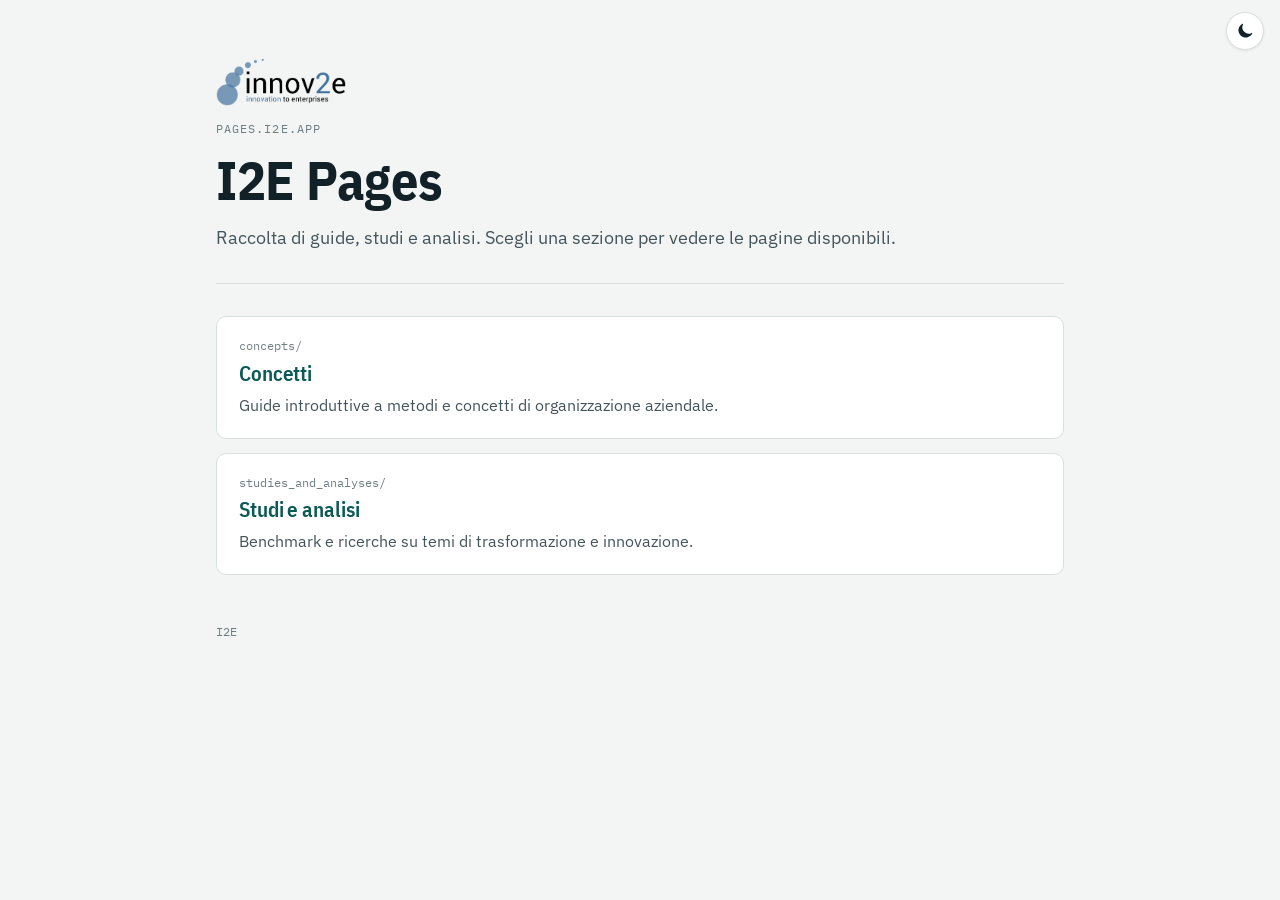
<file: index.html>
<!doctype html>
<html lang="it">
<head>
<meta charset="utf-8">
<meta name="viewport" content="width=device-width,initial-scale=1">
<link rel="icon" href="favicon.ico" sizes="any">
<link rel="icon" type="image/png" sizes="32x32" href="assets/favicon/favicon-32.png">
<link rel="icon" type="image/png" sizes="192x192" href="assets/favicon/favicon-192.png">
<link rel="apple-touch-icon" href="assets/favicon/apple-touch-icon.png">
<script src="assets/theme.js"></script>
<title>I2E Pages</title>
<meta name="description" content="Raccolta di guide, studi e analisi di I2E.">
<link rel="preconnect" href="https://fonts.googleapis.com">
<link rel="stylesheet" href="https://fonts.googleapis.com/css2?family=IBM+Plex+Sans+Condensed:wght@600;700&family=IBM+Plex+Sans:wght@400;500&family=IBM+Plex+Mono:wght@400&display=swap">
<link rel="stylesheet" href="assets/index.css?v=3">
</head>
<body>
<div class="wrap">
  <header>
    <a class="brand" href="https://innov2e.it" target="_blank" rel="noopener"><picture><source srcset="assets/logos/innov2e-dark.png" media="(prefers-color-scheme: dark)"><img src="assets/logos/innov2e.png" alt="innov2e" width="341" height="126"></picture></a>
    <p class="eyebrow">pages.i2e.app</p>
    <h1>I2E Pages</h1>
    <p class="lead">Raccolta di guide, studi e analisi. Scegli una sezione per vedere le pagine disponibili.</p>
  </header>

  <main>
    <!-- Per aggiungere una sezione: crea la cartella con il suo index.html e aggiungi qui una voce. -->
    <ul class="list">
      <li>
        <a class="card" href="concepts/index.html">
          <span class="meta">concepts/</span>
          <h2>Concetti</h2>
          <p>Guide introduttive a metodi e concetti di organizzazione aziendale.</p>
        </a>
      </li>
      <li>
        <a class="card" href="studies_and_analyses/index.html">
          <span class="meta">studies_and_analyses/</span>
          <h2>Studi e analisi</h2>
          <p>Benchmark e ricerche su temi di trasformazione e innovazione.</p>
        </a>
      </li>
    </ul>
  </main>

  <footer>I2E</footer>
</div>
</body>
</html>
</file>
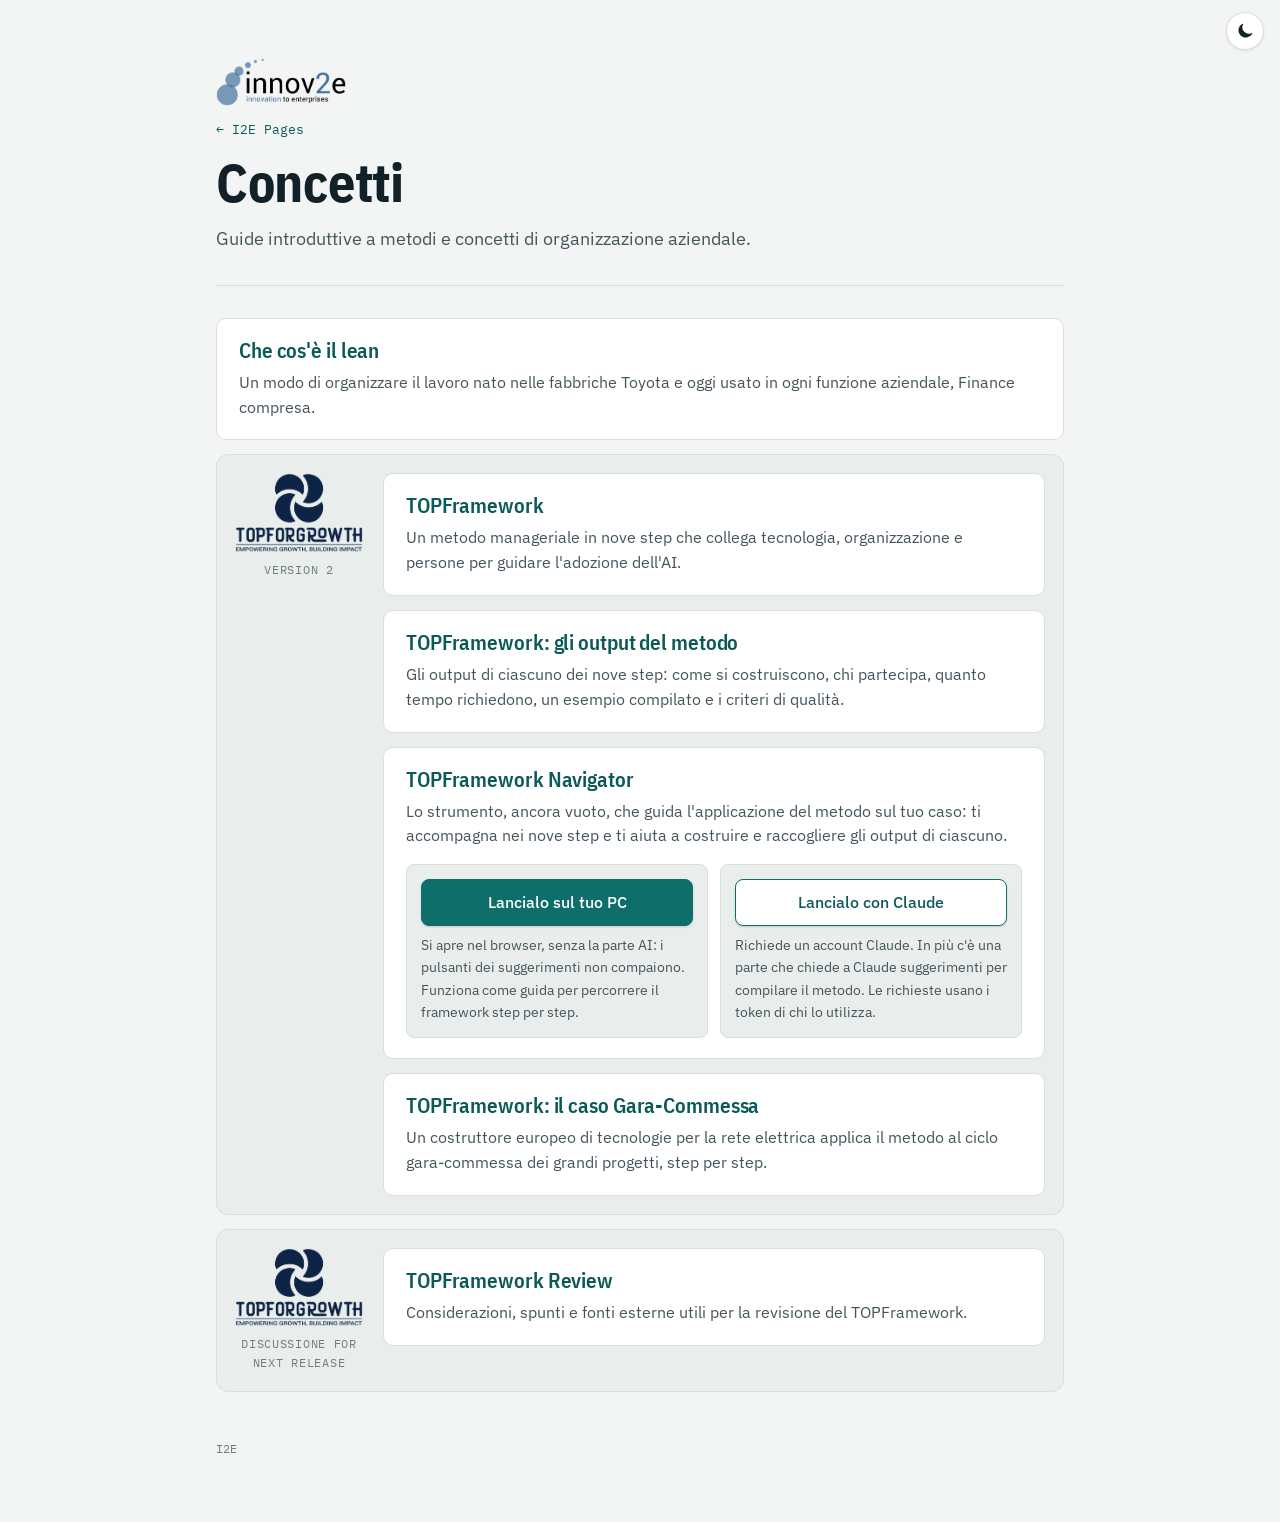
<file: concepts/index.html>
<!doctype html>
<html lang="it">
<head>
<meta charset="utf-8">
<meta name="viewport" content="width=device-width,initial-scale=1">
<link rel="icon" href="../favicon.ico" sizes="any">
<link rel="icon" type="image/png" sizes="32x32" href="../assets/favicon/favicon-32.png">
<link rel="icon" type="image/png" sizes="192x192" href="../assets/favicon/favicon-192.png">
<link rel="apple-touch-icon" href="../assets/favicon/apple-touch-icon.png">
<script src="../assets/theme.js"></script>
<title>Concetti · I2E Pages</title>
<meta name="description" content="Guide introduttive a metodi e concetti di organizzazione aziendale.">
<link rel="preconnect" href="https://fonts.googleapis.com">
<link rel="stylesheet" href="https://fonts.googleapis.com/css2?family=IBM+Plex+Sans+Condensed:wght@600;700&family=IBM+Plex+Sans:wght@400;500&family=IBM+Plex+Mono:wght@400&display=swap">
<link rel="stylesheet" href="../assets/index.css?v=3">
</head>
<body>
<div class="wrap">
  <header>
    <a class="brand" href="https://innov2e.it" target="_blank" rel="noopener"><picture><source srcset="../assets/logos/innov2e-dark.png" media="(prefers-color-scheme: dark)"><img src="../assets/logos/innov2e.png" alt="innov2e" width="341" height="126"></picture></a>
    <nav class="crumb" aria-label="Percorso"><a href="../index.html">← I2E Pages</a></nav>
    <h1>Concetti</h1>
    <p class="lead">Guide introduttive a metodi e concetti di organizzazione aziendale.</p>
  </header>

  <main>
    <!-- Per aggiungere una pagina: copiala in questa cartella e aggiungi qui una voce. -->
    <ul class="list">
      <li>
        <a class="card" href="Guida_sistema_lean.html">
          <h2>Che cos'è il lean</h2>
          <p>Un modo di organizzare il lavoro nato nelle fabbriche Toyota e oggi usato in ogni funzione aziendale, Finance compresa.</p>
        </a>
      </li>
      <li class="family">
        <div class="family-head">
          <img class="family-logo" src="../assets/logos/topforgrowth.png" alt="TOPFORGROWTH" width="1174" height="730">
          <p class="family-tag">Version 2</p>
        </div>
        <ul class="list">
          <li>
            <a class="card" href="TOPFramework_metodo_v2.html">
              <h2>TOPFramework</h2>
              <p>Un metodo manageriale in nove step che collega tecnologia, organizzazione e persone per guidare l'adozione dell'AI.</p>
            </a>
          </li>
          <li>
            <a class="card" href="TOPFramework_kit_output_v2.html">
              <h2>TOPFramework: gli output del metodo</h2>
              <p>Gli output di ciascuno dei nove step: come si costruiscono, chi partecipa, quanto tempo richiedono, un esempio compilato e i criteri di qualità.</p>
            </a>
          </li>
          <li>
            <div class="card">
              <h2>TOPFramework Navigator</h2>
              <p>Lo strumento, ancora vuoto, che guida l'applicazione del metodo sul tuo caso: ti accompagna nei nove step e ti aiuta a costruire e raccogliere gli output di ciascuno.</p>
              <div class="actions">
                <div class="action">
                  <a class="btn" href="TOPFramework_Navigator.html">Lancialo sul tuo PC</a>
                  <p class="note">Si apre nel browser, senza la parte AI: i pulsanti dei suggerimenti non compaiono. Funziona come guida per percorrere il framework step per step.</p>
                </div>
                <div class="action">
                  <a class="btn btn-alt" href="https://claude.ai/artifact/6xha1aBR27BxZYbWuQ1Tih" target="_blank" rel="noopener">Lancialo con Claude</a>
                  <p class="note">Richiede un account Claude. In più c'è una parte che chiede a Claude suggerimenti per compilare il metodo. Le richieste usano i token di chi lo utilizza.</p>
                </div>
              </div>
            </div>
          </li>
          <li>
            <a class="card" href="TOPFramework_caso_gara-commessa_v3.html">
              <h2>TOPFramework: il caso Gara-Commessa</h2>
              <p>Un costruttore europeo di tecnologie per la rete elettrica applica il metodo al ciclo gara-commessa dei grandi progetti, step per step.</p>
            </a>
          </li>
        </ul>
      </li>
      <li class="family">
        <div class="family-head">
          <img class="family-logo" src="../assets/logos/topforgrowth.png" alt="TOPFORGROWTH" width="1174" height="730">
          <p class="family-tag">Discussione for next release</p>
        </div>
        <ul class="list">
          <li>
            <a class="card" href="TOPFramework_2.0.2.html">
              <h2>TOPFramework Review</h2>
              <p>Considerazioni, spunti e fonti esterne utili per la revisione del TOPFramework.</p>
            </a>
          </li>
        </ul>
      </li>
    </ul>
  </main>

  <footer>I2E</footer>
</div>
</body>
</html>
</file>
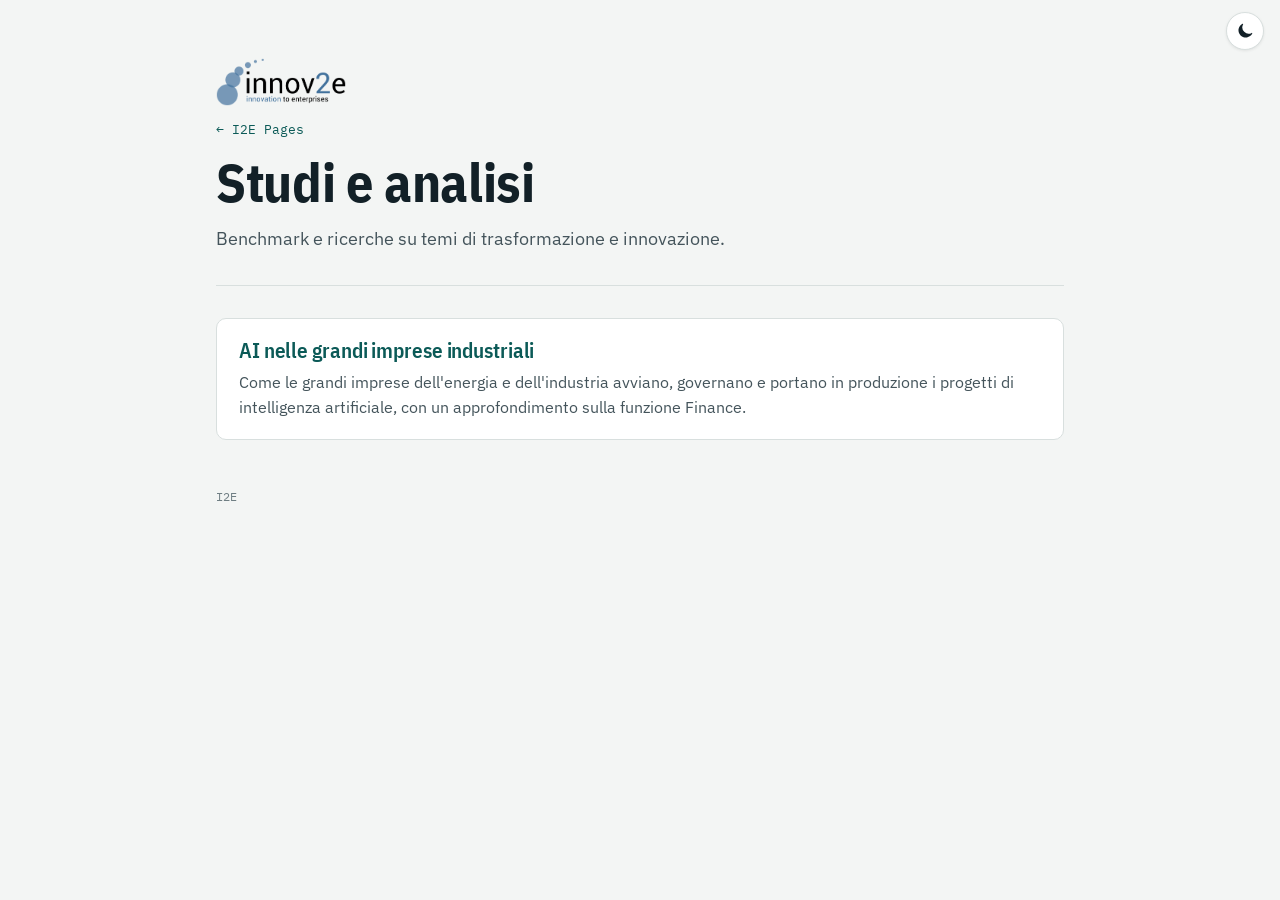
<file: studies_and_analyses/index.html>
<!doctype html>
<html lang="it">
<head>
<meta charset="utf-8">
<meta name="viewport" content="width=device-width,initial-scale=1">
<link rel="icon" href="../favicon.ico" sizes="any">
<link rel="icon" type="image/png" sizes="32x32" href="../assets/favicon/favicon-32.png">
<link rel="icon" type="image/png" sizes="192x192" href="../assets/favicon/favicon-192.png">
<link rel="apple-touch-icon" href="../assets/favicon/apple-touch-icon.png">
<script src="../assets/theme.js"></script>
<title>Studi e analisi · I2E Pages</title>
<meta name="description" content="Benchmark e ricerche su temi di trasformazione e innovazione.">
<link rel="preconnect" href="https://fonts.googleapis.com">
<link rel="stylesheet" href="https://fonts.googleapis.com/css2?family=IBM+Plex+Sans+Condensed:wght@600;700&family=IBM+Plex+Sans:wght@400;500&family=IBM+Plex+Mono:wght@400&display=swap">
<link rel="stylesheet" href="../assets/index.css?v=3">
</head>
<body>
<div class="wrap">
  <header>
    <a class="brand" href="https://innov2e.it" target="_blank" rel="noopener"><picture><source srcset="../assets/logos/innov2e-dark.png" media="(prefers-color-scheme: dark)"><img src="../assets/logos/innov2e.png" alt="innov2e" width="341" height="126"></picture></a>
    <nav class="crumb" aria-label="Percorso"><a href="../index.html">← I2E Pages</a></nav>
    <h1>Studi e analisi</h1>
    <p class="lead">Benchmark e ricerche su temi di trasformazione e innovazione.</p>
  </header>

  <main>
    <!-- Per aggiungere una pagina: copiala in questa cartella e aggiungi qui una voce. -->
    <ul class="list">
      <li>
        <a class="card" href="Benchmark_AI_grandi_imprese.html">
          <h2>AI nelle grandi imprese industriali</h2>
          <p>Come le grandi imprese dell'energia e dell'industria avviano, governano e portano in produzione i progetti di intelligenza artificiale, con un approfondimento sulla funzione Finance.</p>
        </a>
      </li>
    </ul>
  </main>

  <footer>I2E</footer>
</div>
</body>
</html>
</file>
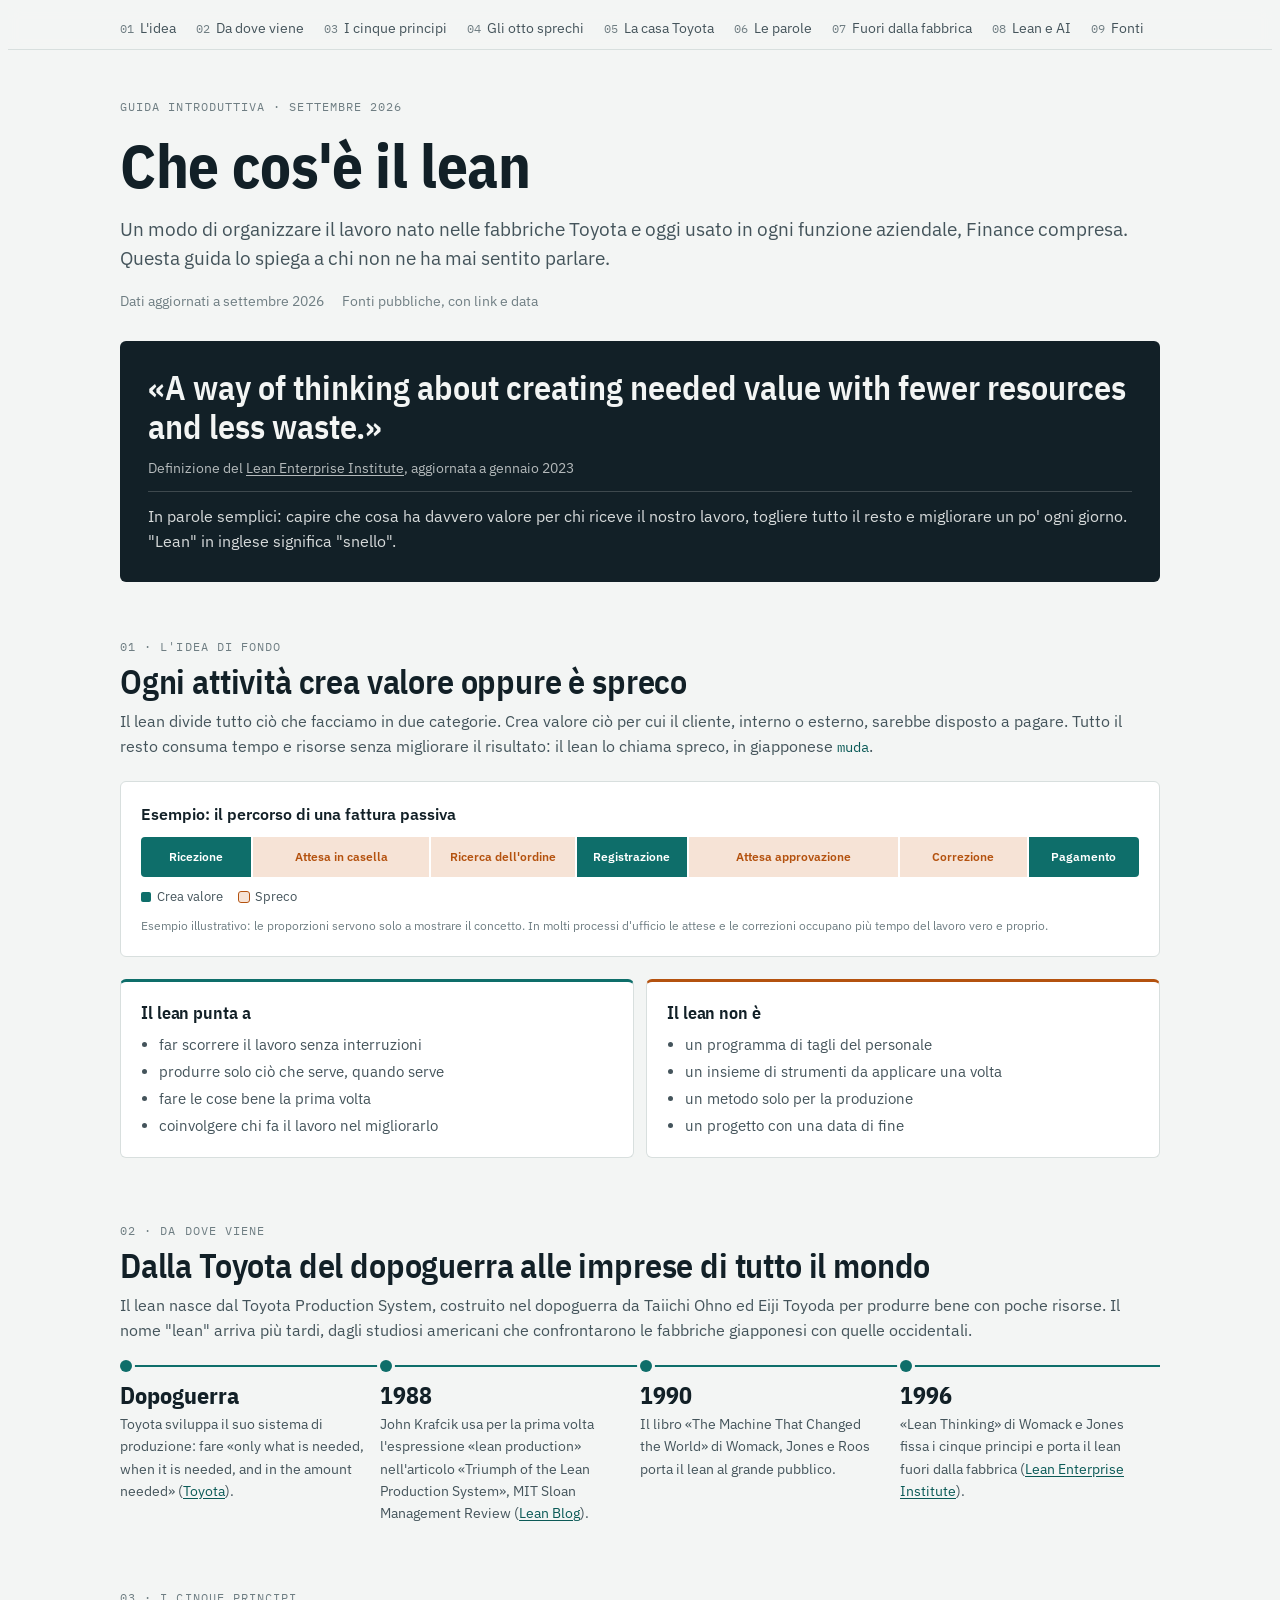
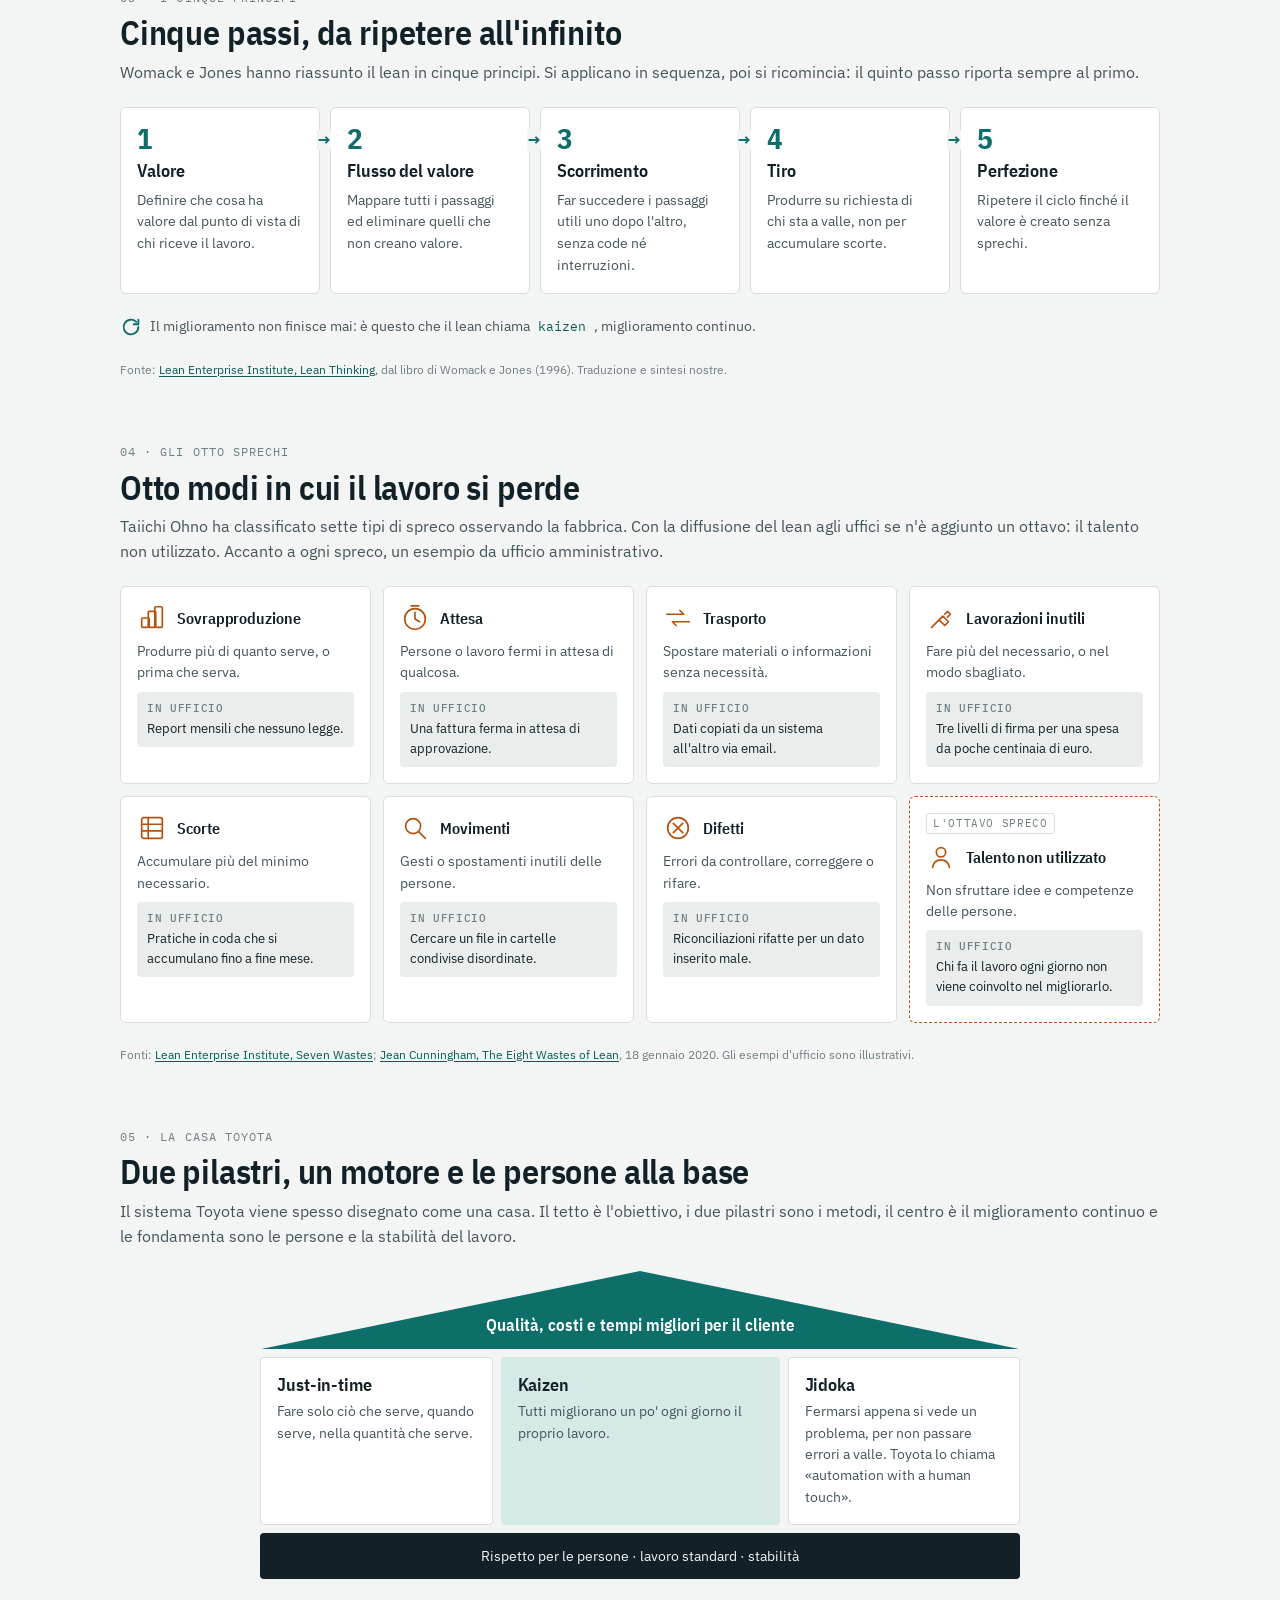
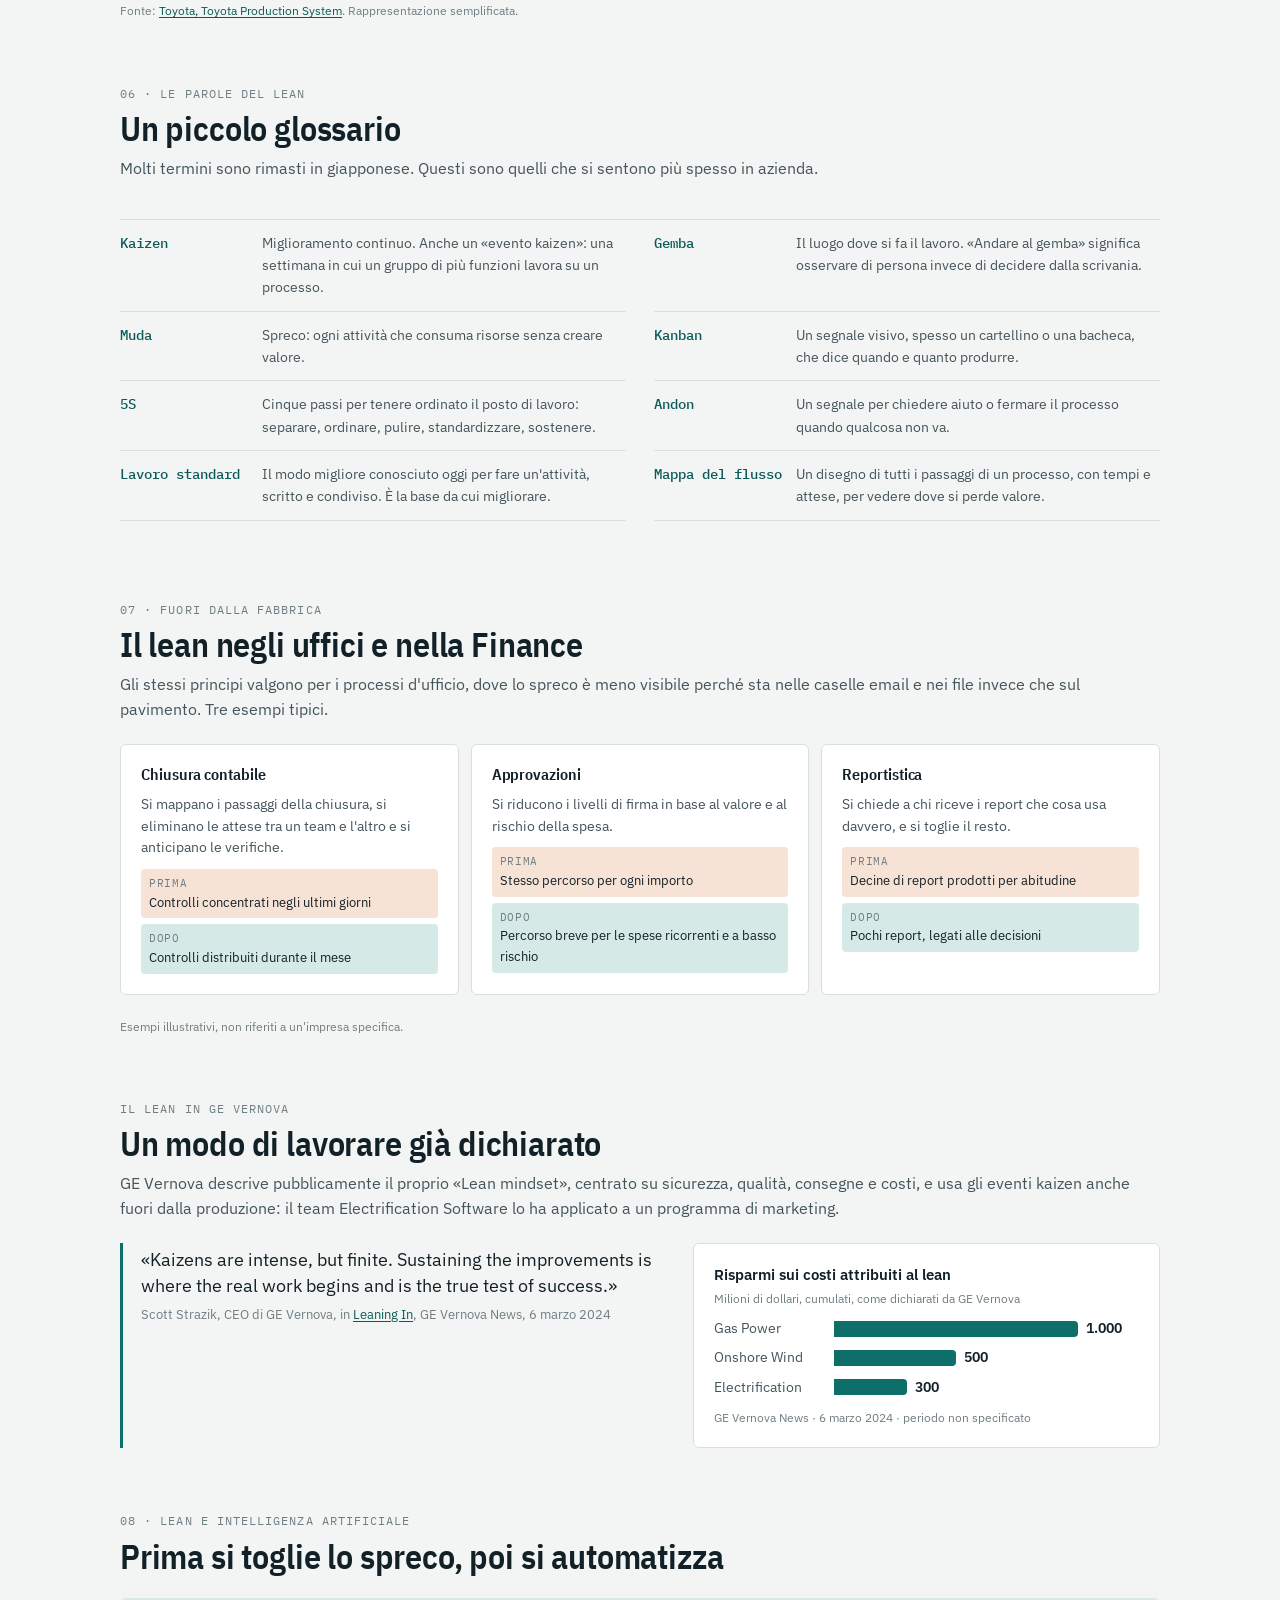
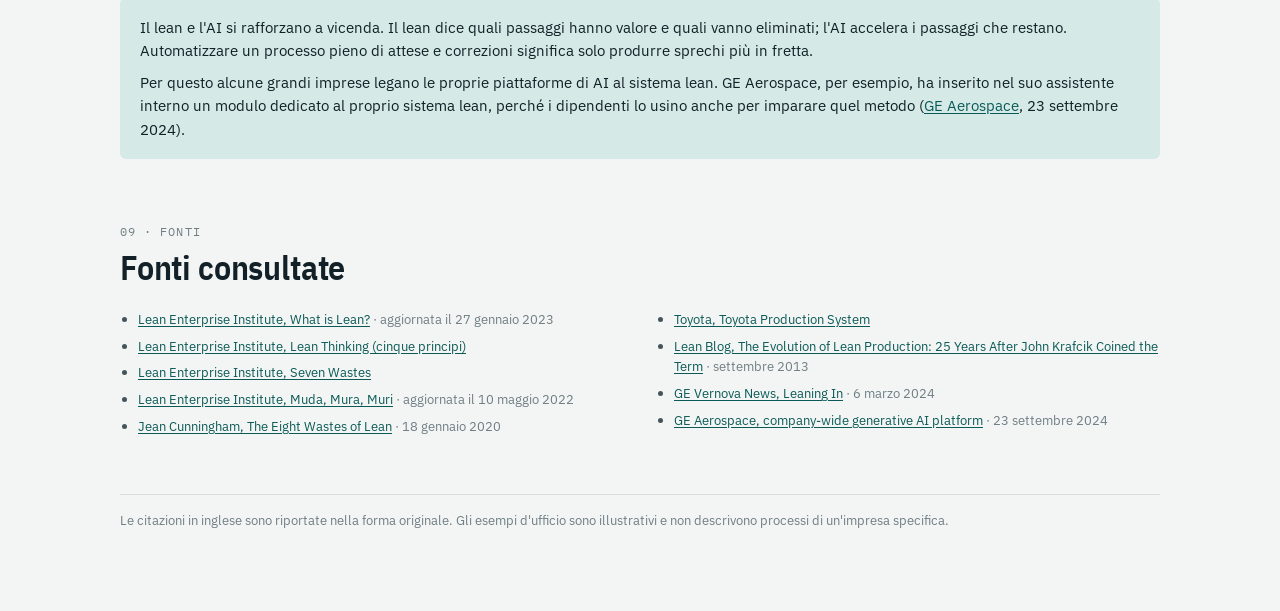
<file: Concepts pages/Guida_sistema_lean.html>
<!doctype html>
<html lang="it">
<head>
<meta charset="utf-8">
<meta name="viewport" content="width=device-width,initial-scale=1">
<title>Che cos'è il lean</title>
<link rel="preconnect" href="https://fonts.googleapis.com">
<link rel="stylesheet" href="https://fonts.googleapis.com/css2?family=IBM+Plex+Sans+Condensed:wght@500;600;700&family=IBM+Plex+Sans:ital,wght@0,400;0,500;0,600;1,400&family=IBM+Plex+Mono:wght@400;500&display=swap">
<style>
:root{
  --bg:#F3F5F4; --surface:#FFFFFF; --surface-2:#E9EEED;
  --ink:#122027; --ink-2:#44545B; --muted:#6F7E83; --line:#D8DFDE;
  --accent:#0E6E6A; --accent-ink:#0B5A57; --accent-soft:#D5EAE7;
  --waste:#B4520F; --waste-soft:#F6E3D6;
  --display:"IBM Plex Sans Condensed","Arial Narrow",Arial,sans-serif;
  --body:"IBM Plex Sans",-apple-system,"Segoe UI",Roboto,Arial,sans-serif;
  --mono:"IBM Plex Mono",ui-monospace,Menlo,Consolas,monospace;
}
@media (prefers-color-scheme: dark){
  :root:not([data-theme="light"]){
    color-scheme:dark;
    --bg:#0E1618; --surface:#152023; --surface-2:#1C2A2D;
    --ink:#EDF3F2; --ink-2:#B3C1C3; --muted:#86999E; --line:#2A3B3F;
    --accent:#43B9AE; --accent-ink:#6FD0C6; --accent-soft:#17393A;
    --waste:#F0955A; --waste-soft:#3A2517;
  }
}
:root[data-theme="dark"]{
  color-scheme:dark;
  --bg:#0E1618; --surface:#152023; --surface-2:#1C2A2D;
  --ink:#EDF3F2; --ink-2:#B3C1C3; --muted:#86999E; --line:#2A3B3F;
  --accent:#43B9AE; --accent-ink:#6FD0C6; --accent-soft:#17393A;
  --waste:#F0955A; --waste-soft:#3A2517;
}
*{box-sizing:border-box}
body{background:var(--bg);color:var(--ink);font-family:var(--body);font-size:16px;line-height:1.55;padding-inline:16px;padding-block:0 64px}
.wrap{max-width:1040px;margin:0 auto}
a{color:var(--accent-ink);text-underline-offset:2px}
a:focus-visible{outline:2px solid var(--accent);outline-offset:2px;border-radius:2px}
h1,h2,h3{font-family:var(--display);text-wrap:balance;margin:0;letter-spacing:-.005em}
h1{font-size:clamp(2.2rem,6vw,3.8rem);line-height:1.02;font-weight:700}
h2{font-size:clamp(1.5rem,3.2vw,2.1rem);line-height:1.1;font-weight:600}
h3{font-size:1.1rem;font-weight:600;line-height:1.2}
p{margin:0}
.eyebrow{font-family:var(--mono);font-size:.74rem;letter-spacing:.09em;text-transform:uppercase;color:var(--muted)}
.lead{font-size:1.18rem;color:var(--ink-2)}
.prose{display:grid;gap:12px;color:var(--ink-2)}
.prose strong{color:var(--ink)}
p.prose{display:block}
em.jp{font-style:normal;font-family:var(--mono);font-size:.9em;color:var(--accent-ink)}

nav.toc{position:sticky;top:env(safe-area-inset-top,0px);z-index:5;background:color-mix(in srgb,var(--bg) 92%,transparent);backdrop-filter:blur(6px);border-bottom:1px solid var(--line);margin-inline:-16px;padding:10px 16px;overflow-x:auto}
nav.toc ol{list-style:none;margin:0 auto;padding:0;display:flex;gap:20px;max-width:1040px;white-space:nowrap;font-size:.86rem}
nav.toc a{color:var(--ink-2);text-decoration:none}
nav.toc a:hover{color:var(--accent-ink)}
nav.toc .n{font-family:var(--mono);color:var(--muted);margin-right:6px;font-size:.75rem}

header.top{padding-block:48px 28px;display:grid;gap:18px}
.byline{display:flex;flex-wrap:wrap;gap:6px 18px;font-size:.88rem;color:var(--muted)}
.def{background:var(--ink);color:var(--bg);border-radius:6px;padding:28px;display:grid;gap:12px}
:root[data-theme="dark"] .def{background:var(--surface-2);color:var(--ink)}
@media (prefers-color-scheme: dark){:root:not([data-theme="light"]) .def{background:var(--surface-2);color:var(--ink)}}
.def blockquote{margin:0;font-family:var(--display);font-size:clamp(1.4rem,3.2vw,2.1rem);line-height:1.15;font-weight:600}
.def cite{font-style:normal;font-size:.85rem;opacity:.72}
.def p.plain{font-size:1rem;opacity:.88;border-top:1px solid color-mix(in srgb,currentColor 22%,transparent);padding-top:12px}

section{padding-block:56px 8px;display:grid;gap:22px;scroll-margin-top:52px}
.sec-head{display:grid;gap:8px}
.card{background:var(--surface);border:1px solid var(--line);border-radius:6px;padding:20px;display:grid;gap:10px;align-content:start}
.src{font-size:.78rem;color:var(--muted)}

/* value vs waste */
.vw{display:grid;grid-template-columns:1fr 1fr;gap:12px}
.vw .card{border-top:3px solid var(--accent)}
.vw .card.w{border-top-color:var(--waste)}
.vw ul{margin:0;padding-left:18px;color:var(--ink-2);font-size:.93rem;display:grid;gap:4px}
.flowbar{display:flex;gap:2px;height:40px;border-radius:4px;overflow:hidden;font-size:.78rem;font-weight:600}
.flowbar div{display:flex;align-items:center;justify-content:center;padding:0 6px;text-align:center;line-height:1.1}
.flowbar .v{background:var(--accent);color:var(--surface)}
.flowbar .x{background:var(--waste-soft);color:var(--waste)}
.legend{display:flex;flex-wrap:wrap;gap:6px 16px;font-size:.8rem;color:var(--ink-2)}
.legend i{display:inline-block;width:10px;height:10px;border-radius:2px;margin-right:6px;vertical-align:-1px}

/* timeline */
.tl{list-style:none;margin:0;padding:0;display:grid;grid-template-columns:repeat(4,1fr);gap:0;border-top:2px solid var(--accent)}
.tl li{padding:16px 16px 0 0;position:relative;display:grid;gap:6px;align-content:start}
.tl li::before{content:"";position:absolute;top:-7px;left:0;width:12px;height:12px;border-radius:50%;background:var(--accent);box-shadow:0 0 0 3px var(--bg)}
.tl .yr{font-family:var(--display);font-size:1.5rem;font-weight:700;line-height:1}
.tl p{font-size:.9rem;color:var(--ink-2)}

/* principles cycle */
.cycle{display:grid;grid-template-columns:repeat(5,1fr);gap:10px;position:relative}
.step{background:var(--surface);border:1px solid var(--line);border-radius:6px;padding:16px;display:grid;gap:8px;align-content:start;position:relative}
.step .k{font-family:var(--display);font-weight:700;font-size:1.8rem;color:var(--accent);line-height:1}
.step p{font-size:.88rem;color:var(--ink-2)}
.step:not(:last-child)::after{content:"→";position:absolute;right:-12px;top:22px;color:var(--accent);font-weight:700;z-index:1;background:var(--bg);line-height:1;padding:2px 0}
.loop{font-size:.88rem;color:var(--ink-2);display:flex;align-items:center;gap:8px}
.loop svg{width:22px;height:22px;flex:none;fill:none;stroke:var(--accent);stroke-width:2;stroke-linecap:round;stroke-linejoin:round}

/* wastes */
.wastes{display:grid;grid-template-columns:repeat(4,1fr);gap:12px}
.waste{background:var(--surface);border:1px solid var(--line);border-radius:6px;padding:16px;display:grid;gap:8px;align-content:start}
.waste .top{display:flex;align-items:center;gap:10px}
.waste svg{width:30px;height:30px;flex:none;fill:none;stroke:var(--waste);stroke-width:1.8;stroke-linecap:round;stroke-linejoin:round}
.waste h3{font-size:1.02rem}
.waste .d{font-size:.86rem;color:var(--ink-2)}
.waste .ex{font-size:.82rem;color:var(--ink);background:var(--surface-2);border-radius:4px;padding:8px 10px}
.waste .ex b{font-family:var(--mono);font-weight:500;font-size:.68rem;letter-spacing:.06em;text-transform:uppercase;color:var(--muted);display:block;margin-bottom:2px}
.waste.new{border-style:dashed;border-color:var(--waste)}
.tag{justify-self:start;font-family:var(--mono);font-size:.66rem;letter-spacing:.06em;text-transform:uppercase;border:1px solid var(--line);border-radius:3px;padding:1px 6px;color:var(--muted)}

/* house */
.house{display:grid;gap:8px;max-width:760px;margin-inline:auto;width:100%}
.roof{background:var(--accent);color:var(--surface);clip-path:polygon(50% 0,100% 100%,0 100%);padding:44px 18% 14px;text-align:center;font-family:var(--display);font-weight:600;font-size:1.05rem;line-height:1.2}
.cols{display:grid;grid-template-columns:1fr 1.2fr 1fr;gap:8px}
.colp{background:var(--surface);border:1px solid var(--line);border-radius:4px;padding:16px;display:grid;gap:6px;align-content:start}
.colp.mid{background:var(--accent-soft);border-color:transparent}
.colp p{font-size:.86rem;color:var(--ink-2)}
.base{background:var(--ink);color:var(--bg);border-radius:4px;padding:12px 16px;text-align:center;font-size:.9rem}
:root[data-theme="dark"] .base{background:var(--surface-2);color:var(--ink)}
@media (prefers-color-scheme: dark){:root:not([data-theme="light"]) .base{background:var(--surface-2);color:var(--ink)}}

/* glossary */
.gloss{display:grid;grid-template-columns:repeat(2,1fr);gap:0 28px;border-top:1px solid var(--line)}
.gloss div{display:grid;grid-template-columns:130px 1fr;gap:12px;padding:12px 0;border-bottom:1px solid var(--line)}
.gloss dt{font-family:var(--mono);font-size:.9rem;color:var(--accent-ink);font-weight:500}
.gloss dd{margin:0;font-size:.9rem;color:var(--ink-2)}

/* office */
.office{display:grid;grid-template-columns:repeat(3,1fr);gap:12px}
.office .card h3{font-size:1rem}
.office .card p{font-size:.88rem;color:var(--ink-2)}
.office .ba{display:grid;gap:6px;font-size:.84rem}
.office .ba span{display:block;padding:6px 8px;border-radius:4px}
.office .ba .b{background:var(--waste-soft);color:var(--ink)}
.office .ba .a{background:var(--accent-soft);color:var(--ink)}
.office .ba i{font-style:normal;font-family:var(--mono);font-size:.66rem;letter-spacing:.06em;text-transform:uppercase;color:var(--muted);display:block}

/* gev */
.gev{display:grid;grid-template-columns:1.2fr 1fr;gap:12px}
.fig{background:var(--surface);border:1px solid var(--line);border-radius:6px;padding:20px;display:grid;gap:6px;align-content:start}
.fig .v{font-size:2.6rem;font-weight:600;line-height:1;letter-spacing:-.02em}
.fig .l{font-size:.92rem;color:var(--ink)}
.sbars{display:grid;gap:8px;margin-block:4px}
.sb{display:grid;grid-template-columns:110px 1fr;gap:10px;align-items:center;font-size:.86rem;color:var(--ink-2)}
.sb .t{display:flex;align-items:center;gap:8px}
.sb i{display:block;height:16px;background:var(--accent);border-radius:0 4px 4px 0}
.sb b{font-variant-numeric:tabular-nums;color:var(--ink);font-weight:600}
.quote{border-left:3px solid var(--accent);padding:4px 0 4px 18px;font-size:1.12rem;line-height:1.45}
.quote cite{display:block;font-style:normal;font-size:.84rem;color:var(--muted);margin-top:6px}
.callout{background:var(--accent-soft);border-radius:6px;padding:18px 20px;display:grid;gap:8px}
.callout p{font-size:.95rem;color:var(--ink)}

.sources{columns:2 320px;column-gap:32px;font-size:.84rem;color:var(--ink-2)}
.sources ul{margin:0;padding-left:18px}
.sources li{margin-bottom:6px;break-inside:avoid}
.sources .d{color:var(--muted)}
footer{margin-top:32px;padding-top:16px;border-top:1px solid var(--line);font-size:.8rem;color:var(--muted)}

@media (max-width:900px){
  .cycle{grid-template-columns:1fr 1fr}
  .step::after{display:none}
  .wastes{grid-template-columns:1fr 1fr}
  .office{grid-template-columns:1fr}
  .tl{grid-template-columns:1fr 1fr;row-gap:20px;border-top:0}
  .tl li{border-top:2px solid var(--accent)}
}
@media (max-width:620px){
  .vw,.gev,.gloss{grid-template-columns:1fr}
  .cols{grid-template-columns:1fr}
  .roof{padding:36px 12% 12px;font-size:.95rem}
  .gloss div{grid-template-columns:1fr;gap:2px}
}
@media (max-width:440px){
  .cycle,.wastes,.tl{grid-template-columns:1fr}
}
</style>
</head>
<body>

<nav class="toc" aria-label="Sezioni">
  <ol>
    <li><a href="#idea"><span class="n">01</span>L'idea</a></li>
    <li><a href="#storia"><span class="n">02</span>Da dove viene</a></li>
    <li><a href="#principi"><span class="n">03</span>I cinque principi</a></li>
    <li><a href="#sprechi"><span class="n">04</span>Gli otto sprechi</a></li>
    <li><a href="#casa"><span class="n">05</span>La casa Toyota</a></li>
    <li><a href="#parole"><span class="n">06</span>Le parole</a></li>
    <li><a href="#ufficio"><span class="n">07</span>Fuori dalla fabbrica</a></li>
    <li><a href="#ai"><span class="n">08</span>Lean e AI</a></li>
    <li><a href="#fonti"><span class="n">09</span>Fonti</a></li>
  </ol>
</nav>

<div class="wrap">

<header class="top">
  <p class="eyebrow">Guida introduttiva · settembre 2026</p>
  <h1>Che cos'è il lean</h1>
  <p class="lead">Un modo di organizzare il lavoro nato nelle fabbriche Toyota e oggi usato in ogni funzione aziendale, Finance compresa. Questa guida lo spiega a chi non ne ha mai sentito parlare.</p>
  <div class="byline"><span>Dati aggiornati a settembre 2026</span><span>Fonti pubbliche, con link e data</span></div>
</header>

<div class="def">
  <blockquote>«A way of thinking about creating needed value with fewer resources and less waste.»</blockquote>
  <cite>Definizione del <a href="https://www.lean.org/explore-lean/what-is-lean/" style="color:inherit">Lean Enterprise Institute</a>, aggiornata a gennaio 2023</cite>
  <p class="plain">In parole semplici: capire che cosa ha davvero valore per chi riceve il nostro lavoro, togliere tutto il resto e migliorare un po' ogni giorno. "Lean" in inglese significa "snello".</p>
</div>

<section id="idea">
  <div class="sec-head">
    <p class="eyebrow">01 · L'idea di fondo</p>
    <h2>Ogni attività crea valore oppure è spreco</h2>
    <p class="prose">Il lean divide tutto ciò che facciamo in due categorie. Crea valore ciò per cui il cliente, interno o esterno, sarebbe disposto a pagare. Tutto il resto consuma tempo e risorse senza migliorare il risultato: il lean lo chiama spreco, in giapponese <em class="jp">muda</em>.</p>
  </div>
  <div class="card">
    <p style="font-weight:600">Esempio: il percorso di una fattura passiva</p>
    <div class="flowbar" role="img" aria-label="Sequenza di attività: ricezione, attesa, ricerca dell'ordine, registrazione, attesa approvazione, correzione, pagamento">
      <div class="v" style="flex:1.2">Ricezione</div>
      <div class="x" style="flex:2">Attesa in casella</div>
      <div class="x" style="flex:1.6">Ricerca dell'ordine</div>
      <div class="v" style="flex:1.2">Registrazione</div>
      <div class="x" style="flex:2.4">Attesa approvazione</div>
      <div class="x" style="flex:1.4">Correzione</div>
      <div class="v" style="flex:1.2">Pagamento</div>
    </div>
    <div class="legend"><span><i style="background:var(--accent)"></i>Crea valore</span><span><i style="background:var(--waste-soft);outline:1px solid var(--waste)"></i>Spreco</span></div>
    <p class="src">Esempio illustrativo: le proporzioni servono solo a mostrare il concetto. In molti processi d'ufficio le attese e le correzioni occupano più tempo del lavoro vero e proprio.</p>
  </div>
  <div class="vw">
    <div class="card"><h3>Il lean punta a</h3><ul><li>far scorrere il lavoro senza interruzioni</li><li>produrre solo ciò che serve, quando serve</li><li>fare le cose bene la prima volta</li><li>coinvolgere chi fa il lavoro nel migliorarlo</li></ul></div>
    <div class="card w"><h3>Il lean non è</h3><ul><li>un programma di tagli del personale</li><li>un insieme di strumenti da applicare una volta</li><li>un metodo solo per la produzione</li><li>un progetto con una data di fine</li></ul></div>
  </div>
</section>

<section id="storia">
  <div class="sec-head">
    <p class="eyebrow">02 · Da dove viene</p>
    <h2>Dalla Toyota del dopoguerra alle imprese di tutto il mondo</h2>
    <p class="prose">Il lean nasce dal Toyota Production System, costruito nel dopoguerra da Taiichi Ohno ed Eiji Toyoda per produrre bene con poche risorse. Il nome "lean" arriva più tardi, dagli studiosi americani che confrontarono le fabbriche giapponesi con quelle occidentali.</p>
  </div>
  <ol class="tl">
    <li><span class="yr">Dopoguerra</span><p>Toyota sviluppa il suo sistema di produzione: fare «only what is needed, when it is needed, and in the amount needed» (<a href="https://global.toyota/en/company/vision-and-philosophy/production-system/">Toyota</a>).</p></li>
    <li><span class="yr">1988</span><p>John Krafcik usa per la prima volta l'espressione «lean production» nell'articolo «Triumph of the Lean Production System», MIT Sloan Management Review (<a href="https://www.leanblog.org/2013/09/evolution-of-lean-production-25-years/">Lean Blog</a>).</p></li>
    <li><span class="yr">1990</span><p>Il libro «The Machine That Changed the World» di Womack, Jones e Roos porta il lean al grande pubblico.</p></li>
    <li><span class="yr">1996</span><p>«Lean Thinking» di Womack e Jones fissa i cinque principi e porta il lean fuori dalla fabbrica (<a href="https://www.lean.org/lexicon-terms/lean-thinking/">Lean Enterprise Institute</a>).</p></li>
  </ol>
</section>

<section id="principi">
  <div class="sec-head">
    <p class="eyebrow">03 · I cinque principi</p>
    <h2>Cinque passi, da ripetere all'infinito</h2>
    <p class="prose">Womack e Jones hanno riassunto il lean in cinque principi. Si applicano in sequenza, poi si ricomincia: il quinto passo riporta sempre al primo.</p>
  </div>
  <div class="cycle">
    <div class="step"><span class="k">1</span><h3>Valore</h3><p>Definire che cosa ha valore dal punto di vista di chi riceve il lavoro.</p></div>
    <div class="step"><span class="k">2</span><h3>Flusso del valore</h3><p>Mappare tutti i passaggi ed eliminare quelli che non creano valore.</p></div>
    <div class="step"><span class="k">3</span><h3>Scorrimento</h3><p>Far succedere i passaggi utili uno dopo l'altro, senza code né interruzioni.</p></div>
    <div class="step"><span class="k">4</span><h3>Tiro</h3><p>Produrre su richiesta di chi sta a valle, non per accumulare scorte.</p></div>
    <div class="step"><span class="k">5</span><h3>Perfezione</h3><p>Ripetere il ciclo finché il valore è creato senza sprechi.</p></div>
  </div>
  <p class="loop"><svg viewBox="0 0 24 24" aria-hidden="true"><path d="M20 12a8 8 0 1 1-2.3-5.6"/><path d="M20 4v5h-5"/></svg>Il miglioramento non finisce mai: è questo che il lean chiama <em class="jp">kaizen</em>, miglioramento continuo.</p>
  <p class="src">Fonte: <a href="https://www.lean.org/lexicon-terms/lean-thinking/">Lean Enterprise Institute, Lean Thinking</a>, dal libro di Womack e Jones (1996). Traduzione e sintesi nostre.</p>
</section>

<section id="sprechi">
  <div class="sec-head">
    <p class="eyebrow">04 · Gli otto sprechi</p>
    <h2>Otto modi in cui il lavoro si perde</h2>
    <p class="prose">Taiichi Ohno ha classificato sette tipi di spreco osservando la fabbrica. Con la diffusione del lean agli uffici se n'è aggiunto un ottavo: il talento non utilizzato. Accanto a ogni spreco, un esempio da ufficio amministrativo.</p>
  </div>
  <div class="wastes">
    <div class="waste"><div class="top"><svg viewBox="0 0 32 32"><rect x="5" y="16" width="8" height="10" rx="1"/><rect x="12" y="9" width="8" height="17" rx="1"/><rect x="19" y="4" width="8" height="22" rx="1"/></svg><h3>Sovrapproduzione</h3></div><p class="d">Produrre più di quanto serve, o prima che serva.</p><p class="ex"><b>In ufficio</b>Report mensili che nessuno legge.</p></div>
    <div class="waste"><div class="top"><svg viewBox="0 0 32 32"><circle cx="16" cy="17" r="11"/><path d="M16 10v7l5 3"/><path d="M12 3h8"/></svg><h3>Attesa</h3></div><p class="d">Persone o lavoro fermi in attesa di qualcosa.</p><p class="ex"><b>In ufficio</b>Una fattura ferma in attesa di approvazione.</p></div>
    <div class="waste"><div class="top"><svg viewBox="0 0 32 32"><path d="M4 12h18l-4-4M28 20H10l4 4"/></svg><h3>Trasporto</h3></div><p class="d">Spostare materiali o informazioni senza necessità.</p><p class="ex"><b>In ufficio</b>Dati copiati da un sistema all'altro via email.</p></div>
    <div class="waste"><div class="top"><svg viewBox="0 0 32 32"><path d="M6 26l8-8M14 18l4-4 6 6-4 4z"/><path d="M20 12l3-3 3 3-3 3"/></svg><h3>Lavorazioni inutili</h3></div><p class="d">Fare più del necessario, o nel modo sbagliato.</p><p class="ex"><b>In ufficio</b>Tre livelli di firma per una spesa da poche centinaia di euro.</p></div>
    <div class="waste"><div class="top"><svg viewBox="0 0 32 32"><rect x="5" y="5" width="22" height="22" rx="2"/><path d="M5 12h22M5 19h22M12 5v22"/></svg><h3>Scorte</h3></div><p class="d">Accumulare più del minimo necessario.</p><p class="ex"><b>In ufficio</b>Pratiche in coda che si accumulano fino a fine mese.</p></div>
    <div class="waste"><div class="top"><svg viewBox="0 0 32 32"><circle cx="14" cy="14" r="8"/><path d="M20 20l7 7"/></svg><h3>Movimenti</h3></div><p class="d">Gesti o spostamenti inutili delle persone.</p><p class="ex"><b>In ufficio</b>Cercare un file in cartelle condivise disordinate.</p></div>
    <div class="waste"><div class="top"><svg viewBox="0 0 32 32"><circle cx="16" cy="16" r="11"/><path d="M11 11l10 10M21 11L11 21"/></svg><h3>Difetti</h3></div><p class="d">Errori da controllare, correggere o rifare.</p><p class="ex"><b>In ufficio</b>Riconciliazioni rifatte per un dato inserito male.</p></div>
    <div class="waste new"><span class="tag">L'ottavo spreco</span><div class="top"><svg viewBox="0 0 32 32"><circle cx="16" cy="11" r="5"/><path d="M7 27c1-5 4.5-8 9-8s8 3 9 8"/></svg><h3>Talento non utilizzato</h3></div><p class="d">Non sfruttare idee e competenze delle persone.</p><p class="ex"><b>In ufficio</b>Chi fa il lavoro ogni giorno non viene coinvolto nel migliorarlo.</p></div>
  </div>
  <p class="src">Fonti: <a href="https://www.lean.org/lexicon-terms/seven-wastes/">Lean Enterprise Institute, Seven Wastes</a>; <a href="https://www.lean.org/the-lean-post/articles/the-eight-wastes-of-lean/">Jean Cunningham, The Eight Wastes of Lean</a>, 18 gennaio 2020. Gli esempi d'ufficio sono illustrativi.</p>
</section>

<section id="casa">
  <div class="sec-head">
    <p class="eyebrow">05 · La casa Toyota</p>
    <h2>Due pilastri, un motore e le persone alla base</h2>
    <p class="prose">Il sistema Toyota viene spesso disegnato come una casa. Il tetto è l'obiettivo, i due pilastri sono i metodi, il centro è il miglioramento continuo e le fondamenta sono le persone e la stabilità del lavoro.</p>
  </div>
  <div class="house" role="img" aria-label="La casa del sistema Toyota">
    <div class="roof">Qualità, costi e tempi migliori per il cliente</div>
    <div class="cols">
      <div class="colp"><h3>Just-in-time</h3><p>Fare solo ciò che serve, quando serve, nella quantità che serve.</p></div>
      <div class="colp mid"><h3>Kaizen</h3><p>Tutti migliorano un po' ogni giorno il proprio lavoro.</p></div>
      <div class="colp"><h3>Jidoka</h3><p>Fermarsi appena si vede un problema, per non passare errori a valle. Toyota lo chiama «automation with a human touch».</p></div>
    </div>
    <div class="base">Rispetto per le persone · lavoro standard · stabilità</div>
  </div>
  <p class="src">Fonte: <a href="https://global.toyota/en/company/vision-and-philosophy/production-system/">Toyota, Toyota Production System</a>. Rappresentazione semplificata.</p>
</section>

<section id="parole">
  <div class="sec-head">
    <p class="eyebrow">06 · Le parole del lean</p>
    <h2>Un piccolo glossario</h2>
    <p class="prose">Molti termini sono rimasti in giapponese. Questi sono quelli che si sentono più spesso in azienda.</p>
  </div>
  <dl class="gloss">
    <div><dt>Kaizen</dt><dd>Miglioramento continuo. Anche un «evento kaizen»: una settimana in cui un gruppo di più funzioni lavora su un processo.</dd></div>
    <div><dt>Gemba</dt><dd>Il luogo dove si fa il lavoro. «Andare al gemba» significa osservare di persona invece di decidere dalla scrivania.</dd></div>
    <div><dt>Muda</dt><dd>Spreco: ogni attività che consuma risorse senza creare valore.</dd></div>
    <div><dt>Kanban</dt><dd>Un segnale visivo, spesso un cartellino o una bacheca, che dice quando e quanto produrre.</dd></div>
    <div><dt>5S</dt><dd>Cinque passi per tenere ordinato il posto di lavoro: separare, ordinare, pulire, standardizzare, sostenere.</dd></div>
    <div><dt>Andon</dt><dd>Un segnale per chiedere aiuto o fermare il processo quando qualcosa non va.</dd></div>
    <div><dt>Lavoro standard</dt><dd>Il modo migliore conosciuto oggi per fare un'attività, scritto e condiviso. È la base da cui migliorare.</dd></div>
    <div><dt>Mappa del flusso</dt><dd>Un disegno di tutti i passaggi di un processo, con tempi e attese, per vedere dove si perde valore.</dd></div>
  </dl>
</section>

<section id="ufficio">
  <div class="sec-head">
    <p class="eyebrow">07 · Fuori dalla fabbrica</p>
    <h2>Il lean negli uffici e nella Finance</h2>
    <p class="prose">Gli stessi principi valgono per i processi d'ufficio, dove lo spreco è meno visibile perché sta nelle caselle email e nei file invece che sul pavimento. Tre esempi tipici.</p>
  </div>
  <div class="office">
    <div class="card"><h3>Chiusura contabile</h3><p>Si mappano i passaggi della chiusura, si eliminano le attese tra un team e l'altro e si anticipano le verifiche.</p><div class="ba"><span class="b"><i>Prima</i>Controlli concentrati negli ultimi giorni</span><span class="a"><i>Dopo</i>Controlli distribuiti durante il mese</span></div></div>
    <div class="card"><h3>Approvazioni</h3><p>Si riducono i livelli di firma in base al valore e al rischio della spesa.</p><div class="ba"><span class="b"><i>Prima</i>Stesso percorso per ogni importo</span><span class="a"><i>Dopo</i>Percorso breve per le spese ricorrenti e a basso rischio</span></div></div>
    <div class="card"><h3>Reportistica</h3><p>Si chiede a chi riceve i report che cosa usa davvero, e si toglie il resto.</p><div class="ba"><span class="b"><i>Prima</i>Decine di report prodotti per abitudine</span><span class="a"><i>Dopo</i>Pochi report, legati alle decisioni</span></div></div>
  </div>
  <p class="src">Esempi illustrativi, non riferiti a un'impresa specifica.</p>
</section>

<section id="gev">
  <div class="sec-head">
    <p class="eyebrow">Il lean in GE Vernova</p>
    <h2>Un modo di lavorare già dichiarato</h2>
    <p class="prose">GE Vernova descrive pubblicamente il proprio «Lean mindset», centrato su sicurezza, qualità, consegne e costi, e usa gli eventi kaizen anche fuori dalla produzione: il team Electrification Software lo ha applicato a un programma di marketing.</p>
  </div>
  <div class="gev">
    <p class="quote">«Kaizens are intense, but finite. Sustaining the improvements is where the real work begins and is the true test of success.»<cite>Scott Strazik, CEO di GE Vernova, in <a href="https://www.gevernova.com/news/articles/leaning-teams-use-lean-eliminate-waste-bolster-efficiency-and-drive-continuous-improvement">Leaning In</a>, GE Vernova News, 6 marzo 2024</cite></p>
    <div class="fig">
      <span class="l" style="font-weight:600">Risparmi sui costi attribuiti al lean</span>
      <span class="src" style="margin-top:-4px">Milioni di dollari, cumulati, come dichiarati da GE Vernova</span>
      <div class="sbars">
        <div class="sb"><span>Gas Power</span><span class="t"><i style="width:80%"></i><b>1.000</b></span></div>
        <div class="sb"><span>Onshore Wind</span><span class="t"><i style="width:40%"></i><b>500</b></span></div>
        <div class="sb"><span>Electrification</span><span class="t"><i style="width:24%"></i><b>300</b></span></div>
      </div>
      <span class="src">GE Vernova News · 6 marzo 2024 · periodo non specificato</span>
    </div>
  </div>
</section>

<section id="ai">
  <div class="sec-head">
    <p class="eyebrow">08 · Lean e intelligenza artificiale</p>
    <h2>Prima si toglie lo spreco, poi si automatizza</h2>
  </div>
  <div class="callout">
    <p>Il lean e l'AI si rafforzano a vicenda. Il lean dice quali passaggi hanno valore e quali vanno eliminati; l'AI accelera i passaggi che restano. Automatizzare un processo pieno di attese e correzioni significa solo produrre sprechi più in fretta.</p>
    <p>Per questo alcune grandi imprese legano le proprie piattaforme di AI al sistema lean. GE Aerospace, per esempio, ha inserito nel suo assistente interno un modulo dedicato al proprio sistema lean, perché i dipendenti lo usino anche per imparare quel metodo (<a href="https://www.geaerospace.com/news/press-releases/ge-aerospace-launches-company-wide-generative-ai-platform-employees">GE Aerospace</a>, 23 settembre 2024).</p>
  </div>
</section>

<section id="fonti">
  <div class="sec-head">
    <p class="eyebrow">09 · Fonti</p>
    <h2>Fonti consultate</h2>
  </div>
  <div class="sources">
    <ul>
      <li><a href="https://www.lean.org/explore-lean/what-is-lean/">Lean Enterprise Institute, What is Lean?</a> <span class="d">· aggiornata il 27 gennaio 2023</span></li>
      <li><a href="https://www.lean.org/lexicon-terms/lean-thinking/">Lean Enterprise Institute, Lean Thinking (cinque principi)</a></li>
      <li><a href="https://www.lean.org/lexicon-terms/seven-wastes/">Lean Enterprise Institute, Seven Wastes</a></li>
      <li><a href="https://www.lean.org/lexicon-terms/muda/">Lean Enterprise Institute, Muda, Mura, Muri</a> <span class="d">· aggiornata il 10 maggio 2022</span></li>
      <li><a href="https://www.lean.org/the-lean-post/articles/the-eight-wastes-of-lean/">Jean Cunningham, The Eight Wastes of Lean</a> <span class="d">· 18 gennaio 2020</span></li>
      <li><a href="https://global.toyota/en/company/vision-and-philosophy/production-system/">Toyota, Toyota Production System</a></li>
      <li><a href="https://www.leanblog.org/2013/09/evolution-of-lean-production-25-years/">Lean Blog, The Evolution of Lean Production: 25 Years After John Krafcik Coined the Term</a> <span class="d">· settembre 2013</span></li>
      <li><a href="https://www.gevernova.com/news/articles/leaning-teams-use-lean-eliminate-waste-bolster-efficiency-and-drive-continuous-improvement">GE Vernova News, Leaning In</a> <span class="d">· 6 marzo 2024</span></li>
      <li><a href="https://www.geaerospace.com/news/press-releases/ge-aerospace-launches-company-wide-generative-ai-platform-employees">GE Aerospace, company-wide generative AI platform</a> <span class="d">· 23 settembre 2024</span></li>
    </ul>
  </div>
  <footer>Le citazioni in inglese sono riportate nella forma originale. Gli esempi d'ufficio sono illustrativi e non descrivono processi di un'impresa specifica.</footer>
</section>

</div>
</body>
</html>
</file>
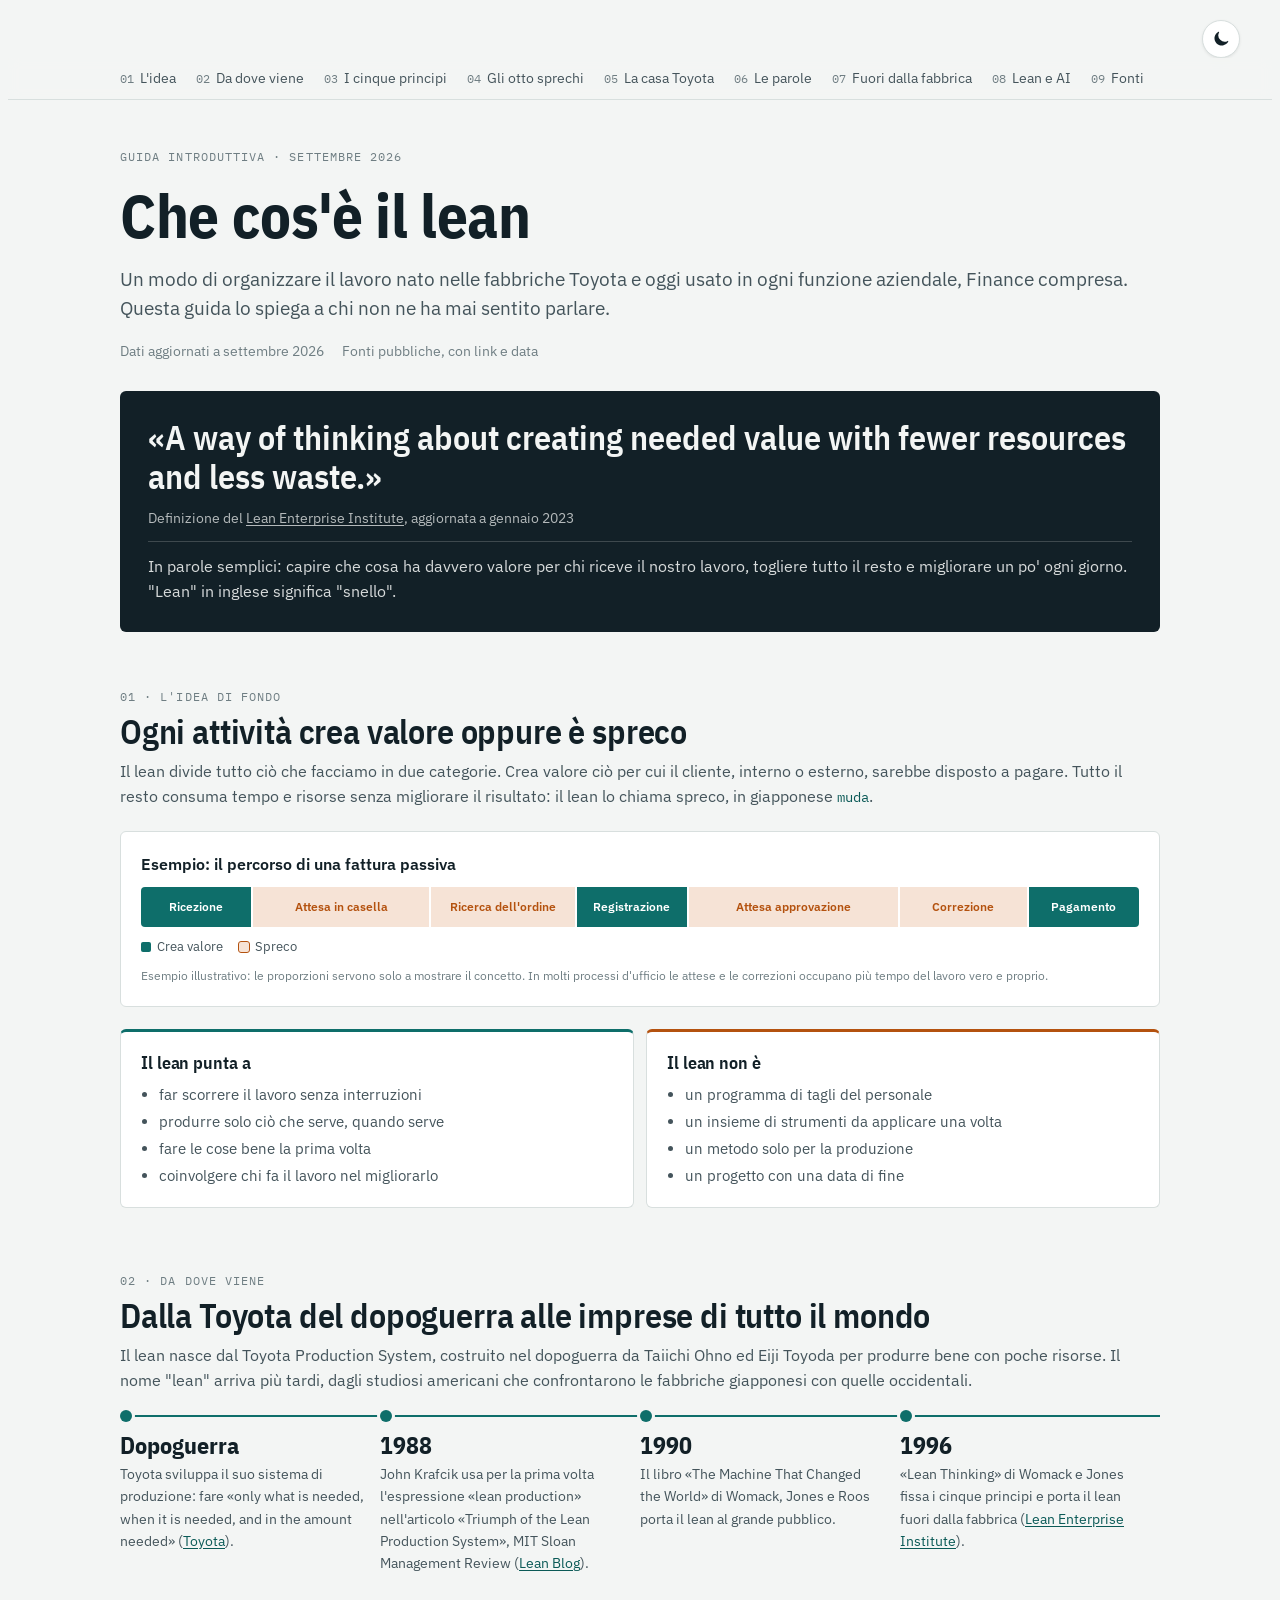
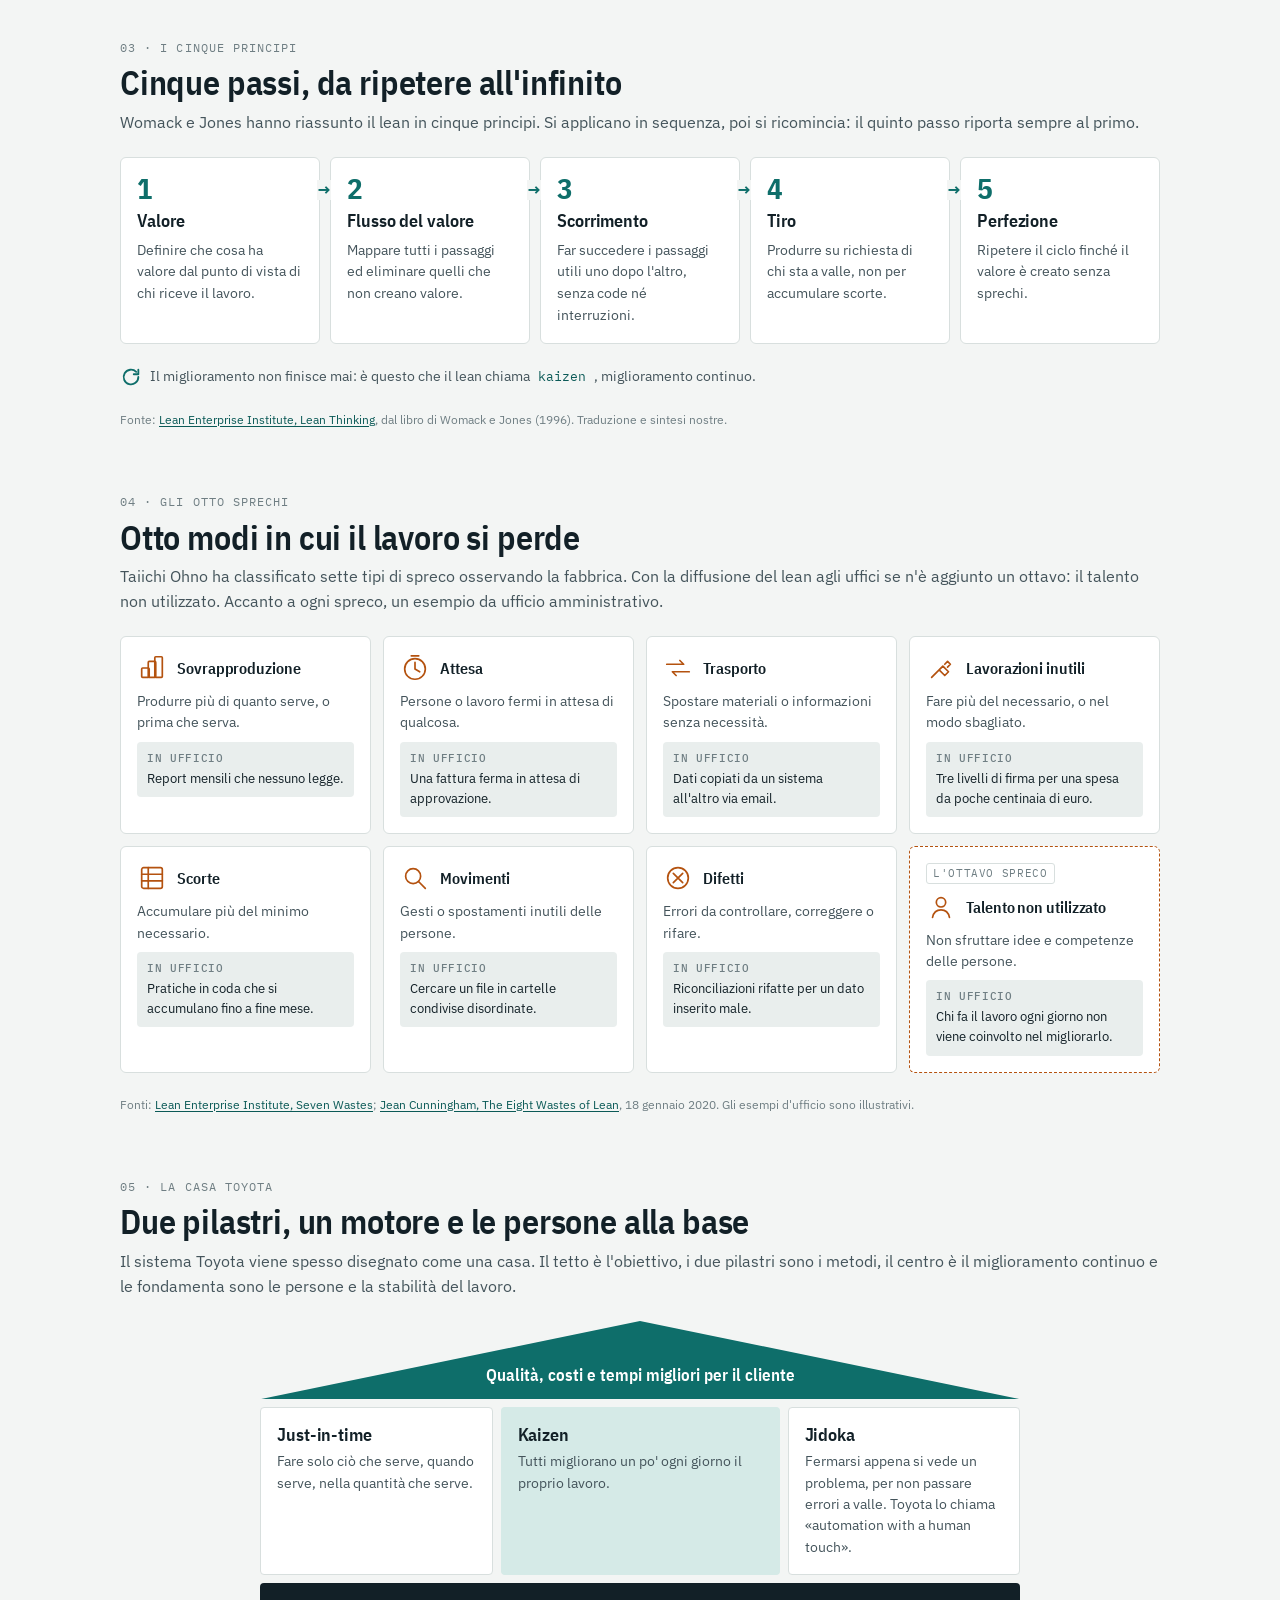
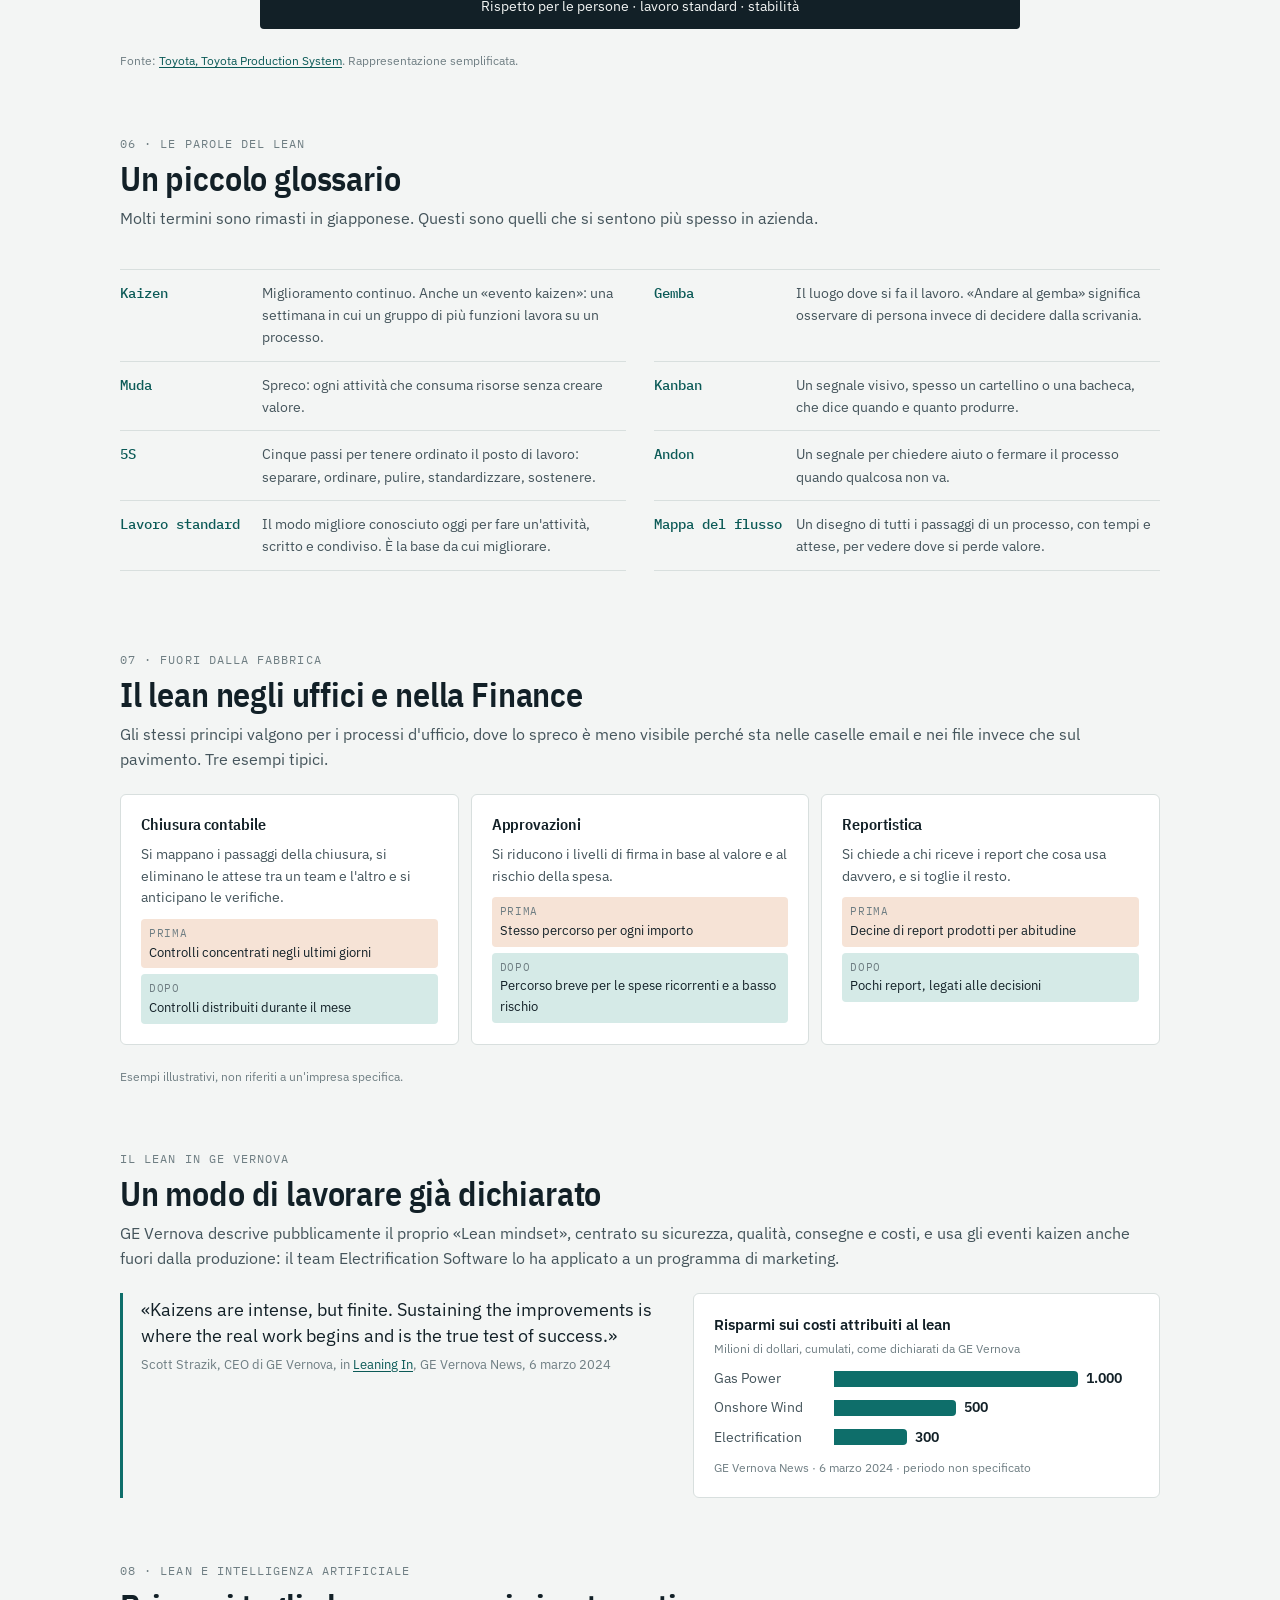
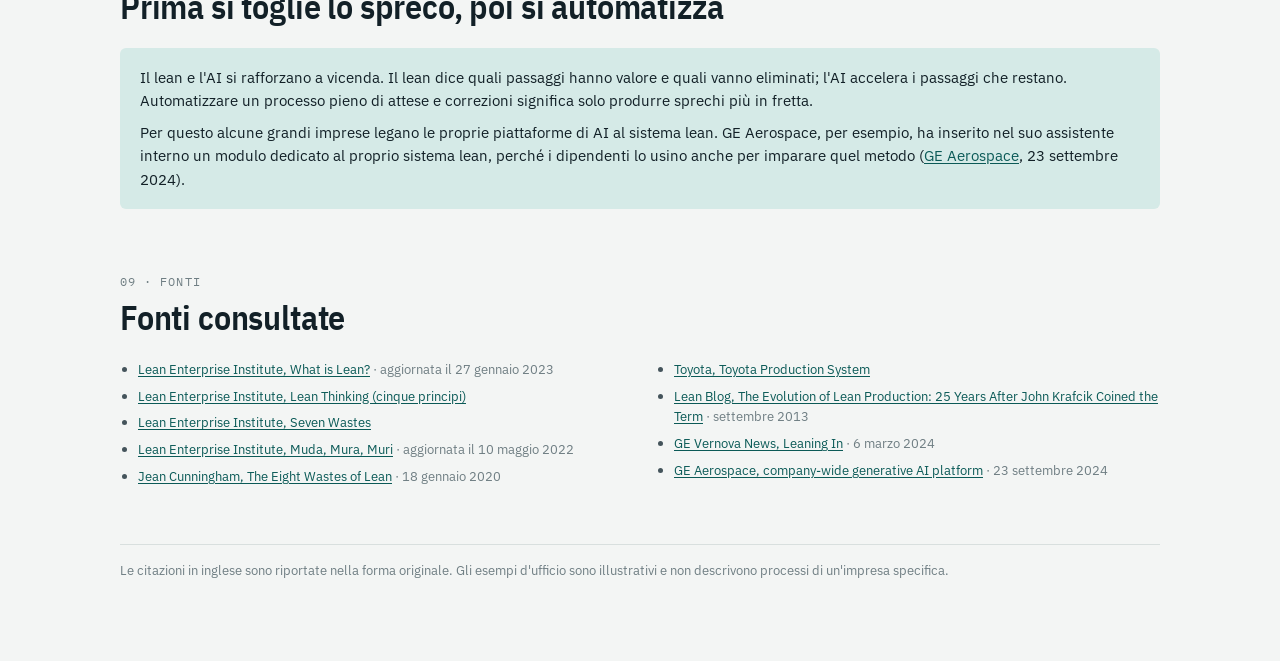
<file: concepts/Guida_sistema_lean.html>
<!doctype html>
<html lang="it">
<head>
<meta charset="utf-8">
<meta name="viewport" content="width=device-width,initial-scale=1">
<link rel="icon" href="../favicon.ico" sizes="any">
<link rel="icon" type="image/png" sizes="32x32" href="../assets/favicon/favicon-32.png">
<link rel="icon" type="image/png" sizes="192x192" href="../assets/favicon/favicon-192.png">
<link rel="apple-touch-icon" href="../assets/favicon/apple-touch-icon.png">
<script src="../assets/theme.js"></script>
<title>Che cos'è il lean</title>
<link rel="preconnect" href="https://fonts.googleapis.com">
<link rel="stylesheet" href="https://fonts.googleapis.com/css2?family=IBM+Plex+Sans+Condensed:wght@500;600;700&family=IBM+Plex+Sans:ital,wght@0,400;0,500;0,600;1,400&family=IBM+Plex+Mono:wght@400;500&display=swap">
<style>
:root{
  --bg:#F3F5F4; --surface:#FFFFFF; --surface-2:#E9EEED;
  --ink:#122027; --ink-2:#44545B; --muted:#6F7E83; --line:#D8DFDE;
  --accent:#0E6E6A; --accent-ink:#0B5A57; --accent-soft:#D5EAE7;
  --waste:#B4520F; --waste-soft:#F6E3D6;
  --display:"IBM Plex Sans Condensed","Arial Narrow",Arial,sans-serif;
  --body:"IBM Plex Sans",-apple-system,"Segoe UI",Roboto,Arial,sans-serif;
  --mono:"IBM Plex Mono",ui-monospace,Menlo,Consolas,monospace;
}
@media (prefers-color-scheme: dark){
  :root:not([data-theme="light"]){
    color-scheme:dark;
    --bg:#0E1618; --surface:#152023; --surface-2:#1C2A2D;
    --ink:#EDF3F2; --ink-2:#B3C1C3; --muted:#86999E; --line:#2A3B3F;
    --accent:#43B9AE; --accent-ink:#6FD0C6; --accent-soft:#17393A;
    --waste:#F0955A; --waste-soft:#3A2517;
  }
}
:root[data-theme="dark"]{
  color-scheme:dark;
  --bg:#0E1618; --surface:#152023; --surface-2:#1C2A2D;
  --ink:#EDF3F2; --ink-2:#B3C1C3; --muted:#86999E; --line:#2A3B3F;
  --accent:#43B9AE; --accent-ink:#6FD0C6; --accent-soft:#17393A;
  --waste:#F0955A; --waste-soft:#3A2517;
}
*{box-sizing:border-box}
body{background:var(--bg);color:var(--ink);font-family:var(--body);font-size:16px;line-height:1.55;padding-inline:16px;padding-block:0 64px}
.wrap{max-width:1040px;margin:0 auto}
a{color:var(--accent-ink);text-underline-offset:2px}
a:focus-visible{outline:2px solid var(--accent);outline-offset:2px;border-radius:2px}
h1,h2,h3{font-family:var(--display);text-wrap:balance;margin:0;letter-spacing:-.005em}
h1{font-size:clamp(2.2rem,6vw,3.8rem);line-height:1.02;font-weight:700}
h2{font-size:clamp(1.5rem,3.2vw,2.1rem);line-height:1.1;font-weight:600}
h3{font-size:1.1rem;font-weight:600;line-height:1.2}
p{margin:0}
.eyebrow{font-family:var(--mono);font-size:.74rem;letter-spacing:.09em;text-transform:uppercase;color:var(--muted)}
.lead{font-size:1.18rem;color:var(--ink-2)}
.prose{display:grid;gap:12px;color:var(--ink-2)}
.prose strong{color:var(--ink)}
p.prose{display:block}
em.jp{font-style:normal;font-family:var(--mono);font-size:.9em;color:var(--accent-ink)}

nav.toc{position:sticky;top:env(safe-area-inset-top,0px);z-index:5;background:color-mix(in srgb,var(--bg) 92%,transparent);backdrop-filter:blur(6px);border-bottom:1px solid var(--line);margin-inline:-16px;padding:10px 16px;overflow-x:auto}
nav.toc ol{list-style:none;margin:0 auto;padding:0;display:flex;gap:20px;max-width:1040px;white-space:nowrap;font-size:.86rem}
nav.toc a{color:var(--ink-2);text-decoration:none}
nav.toc a:hover{color:var(--accent-ink)}
nav.toc .n{font-family:var(--mono);color:var(--muted);margin-right:6px;font-size:.75rem}

header.top{padding-block:48px 28px;display:grid;gap:18px}
.byline{display:flex;flex-wrap:wrap;gap:6px 18px;font-size:.88rem;color:var(--muted)}
.def{background:var(--ink);color:var(--bg);border-radius:6px;padding:28px;display:grid;gap:12px}
:root[data-theme="dark"] .def{background:var(--surface-2);color:var(--ink)}
@media (prefers-color-scheme: dark){:root:not([data-theme="light"]) .def{background:var(--surface-2);color:var(--ink)}}
.def blockquote{margin:0;font-family:var(--display);font-size:clamp(1.4rem,3.2vw,2.1rem);line-height:1.15;font-weight:600}
.def cite{font-style:normal;font-size:.85rem;opacity:.72}
.def p.plain{font-size:1rem;opacity:.88;border-top:1px solid color-mix(in srgb,currentColor 22%,transparent);padding-top:12px}

section{padding-block:56px 8px;display:grid;gap:22px;scroll-margin-top:52px}
.sec-head{display:grid;gap:8px}
.card{background:var(--surface);border:1px solid var(--line);border-radius:6px;padding:20px;display:grid;gap:10px;align-content:start}
.src{font-size:.78rem;color:var(--muted)}

/* value vs waste */
.vw{display:grid;grid-template-columns:1fr 1fr;gap:12px}
.vw .card{border-top:3px solid var(--accent)}
.vw .card.w{border-top-color:var(--waste)}
.vw ul{margin:0;padding-left:18px;color:var(--ink-2);font-size:.93rem;display:grid;gap:4px}
.flowbar{display:flex;gap:2px;height:40px;border-radius:4px;overflow:hidden;font-size:.78rem;font-weight:600}
.flowbar div{display:flex;align-items:center;justify-content:center;padding:0 6px;text-align:center;line-height:1.1}
.flowbar .v{background:var(--accent);color:var(--surface)}
.flowbar .x{background:var(--waste-soft);color:var(--waste)}
.legend{display:flex;flex-wrap:wrap;gap:6px 16px;font-size:.8rem;color:var(--ink-2)}
.legend i{display:inline-block;width:10px;height:10px;border-radius:2px;margin-right:6px;vertical-align:-1px}

/* timeline */
.tl{list-style:none;margin:0;padding:0;display:grid;grid-template-columns:repeat(4,1fr);gap:0;border-top:2px solid var(--accent)}
.tl li{padding:16px 16px 0 0;position:relative;display:grid;gap:6px;align-content:start}
.tl li::before{content:"";position:absolute;top:-7px;left:0;width:12px;height:12px;border-radius:50%;background:var(--accent);box-shadow:0 0 0 3px var(--bg)}
.tl .yr{font-family:var(--display);font-size:1.5rem;font-weight:700;line-height:1}
.tl p{font-size:.9rem;color:var(--ink-2)}

/* principles cycle */
.cycle{display:grid;grid-template-columns:repeat(5,1fr);gap:10px;position:relative}
.step{background:var(--surface);border:1px solid var(--line);border-radius:6px;padding:16px;display:grid;gap:8px;align-content:start;position:relative}
.step .k{font-family:var(--display);font-weight:700;font-size:1.8rem;color:var(--accent);line-height:1}
.step p{font-size:.88rem;color:var(--ink-2)}
.step:not(:last-child)::after{content:"→";position:absolute;right:-12px;top:22px;color:var(--accent);font-weight:700;z-index:1;background:var(--bg);line-height:1;padding:2px 0}
.loop{font-size:.88rem;color:var(--ink-2);display:flex;align-items:center;gap:8px}
.loop svg{width:22px;height:22px;flex:none;fill:none;stroke:var(--accent);stroke-width:2;stroke-linecap:round;stroke-linejoin:round}

/* wastes */
.wastes{display:grid;grid-template-columns:repeat(4,1fr);gap:12px}
.waste{background:var(--surface);border:1px solid var(--line);border-radius:6px;padding:16px;display:grid;gap:8px;align-content:start}
.waste .top{display:flex;align-items:center;gap:10px}
.waste svg{width:30px;height:30px;flex:none;fill:none;stroke:var(--waste);stroke-width:1.8;stroke-linecap:round;stroke-linejoin:round}
.waste h3{font-size:1.02rem}
.waste .d{font-size:.86rem;color:var(--ink-2)}
.waste .ex{font-size:.82rem;color:var(--ink);background:var(--surface-2);border-radius:4px;padding:8px 10px}
.waste .ex b{font-family:var(--mono);font-weight:500;font-size:.68rem;letter-spacing:.06em;text-transform:uppercase;color:var(--muted);display:block;margin-bottom:2px}
.waste.new{border-style:dashed;border-color:var(--waste)}
.tag{justify-self:start;font-family:var(--mono);font-size:.66rem;letter-spacing:.06em;text-transform:uppercase;border:1px solid var(--line);border-radius:3px;padding:1px 6px;color:var(--muted)}

/* house */
.house{display:grid;gap:8px;max-width:760px;margin-inline:auto;width:100%}
.roof{background:var(--accent);color:var(--surface);clip-path:polygon(50% 0,100% 100%,0 100%);padding:44px 18% 14px;text-align:center;font-family:var(--display);font-weight:600;font-size:1.05rem;line-height:1.2}
.cols{display:grid;grid-template-columns:1fr 1.2fr 1fr;gap:8px}
.colp{background:var(--surface);border:1px solid var(--line);border-radius:4px;padding:16px;display:grid;gap:6px;align-content:start}
.colp.mid{background:var(--accent-soft);border-color:transparent}
.colp p{font-size:.86rem;color:var(--ink-2)}
.base{background:var(--ink);color:var(--bg);border-radius:4px;padding:12px 16px;text-align:center;font-size:.9rem}
:root[data-theme="dark"] .base{background:var(--surface-2);color:var(--ink)}
@media (prefers-color-scheme: dark){:root:not([data-theme="light"]) .base{background:var(--surface-2);color:var(--ink)}}

/* glossary */
.gloss{display:grid;grid-template-columns:repeat(2,1fr);gap:0 28px;border-top:1px solid var(--line)}
.gloss div{display:grid;grid-template-columns:130px 1fr;gap:12px;padding:12px 0;border-bottom:1px solid var(--line)}
.gloss dt{font-family:var(--mono);font-size:.9rem;color:var(--accent-ink);font-weight:500}
.gloss dd{margin:0;font-size:.9rem;color:var(--ink-2)}

/* office */
.office{display:grid;grid-template-columns:repeat(3,1fr);gap:12px}
.office .card h3{font-size:1rem}
.office .card p{font-size:.88rem;color:var(--ink-2)}
.office .ba{display:grid;gap:6px;font-size:.84rem}
.office .ba span{display:block;padding:6px 8px;border-radius:4px}
.office .ba .b{background:var(--waste-soft);color:var(--ink)}
.office .ba .a{background:var(--accent-soft);color:var(--ink)}
.office .ba i{font-style:normal;font-family:var(--mono);font-size:.66rem;letter-spacing:.06em;text-transform:uppercase;color:var(--muted);display:block}

/* gev */
.gev{display:grid;grid-template-columns:1.2fr 1fr;gap:12px}
.fig{background:var(--surface);border:1px solid var(--line);border-radius:6px;padding:20px;display:grid;gap:6px;align-content:start}
.fig .v{font-size:2.6rem;font-weight:600;line-height:1;letter-spacing:-.02em}
.fig .l{font-size:.92rem;color:var(--ink)}
.sbars{display:grid;gap:8px;margin-block:4px}
.sb{display:grid;grid-template-columns:110px 1fr;gap:10px;align-items:center;font-size:.86rem;color:var(--ink-2)}
.sb .t{display:flex;align-items:center;gap:8px}
.sb i{display:block;height:16px;background:var(--accent);border-radius:0 4px 4px 0}
.sb b{font-variant-numeric:tabular-nums;color:var(--ink);font-weight:600}
.quote{border-left:3px solid var(--accent);padding:4px 0 4px 18px;font-size:1.12rem;line-height:1.45}
.quote cite{display:block;font-style:normal;font-size:.84rem;color:var(--muted);margin-top:6px}
.callout{background:var(--accent-soft);border-radius:6px;padding:18px 20px;display:grid;gap:8px}
.callout p{font-size:.95rem;color:var(--ink)}

.sources{columns:2 320px;column-gap:32px;font-size:.84rem;color:var(--ink-2)}
.sources ul{margin:0;padding-left:18px}
.sources li{margin-bottom:6px;break-inside:avoid}
.sources .d{color:var(--muted)}
footer{margin-top:32px;padding-top:16px;border-top:1px solid var(--line);font-size:.8rem;color:var(--muted)}

@media (max-width:900px){
  .cycle{grid-template-columns:1fr 1fr}
  .step::after{display:none}
  .wastes{grid-template-columns:1fr 1fr}
  .office{grid-template-columns:1fr}
  .tl{grid-template-columns:1fr 1fr;row-gap:20px;border-top:0}
  .tl li{border-top:2px solid var(--accent)}
}
@media (max-width:620px){
  .vw,.gev,.gloss{grid-template-columns:1fr}
  .cols{grid-template-columns:1fr}
  .roof{padding:36px 12% 12px;font-size:.95rem}
  .gloss div{grid-template-columns:1fr;gap:2px}
}
@media (max-width:440px){
  .cycle,.wastes,.tl{grid-template-columns:1fr}
}
</style>
</head>
<body>

<nav class="toc" aria-label="Sezioni">
  <ol>
    <li><a href="#idea"><span class="n">01</span>L'idea</a></li>
    <li><a href="#storia"><span class="n">02</span>Da dove viene</a></li>
    <li><a href="#principi"><span class="n">03</span>I cinque principi</a></li>
    <li><a href="#sprechi"><span class="n">04</span>Gli otto sprechi</a></li>
    <li><a href="#casa"><span class="n">05</span>La casa Toyota</a></li>
    <li><a href="#parole"><span class="n">06</span>Le parole</a></li>
    <li><a href="#ufficio"><span class="n">07</span>Fuori dalla fabbrica</a></li>
    <li><a href="#ai"><span class="n">08</span>Lean e AI</a></li>
    <li><a href="#fonti"><span class="n">09</span>Fonti</a></li>
  </ol>
</nav>

<div class="wrap">

<header class="top">
  <p class="eyebrow">Guida introduttiva · settembre 2026</p>
  <h1>Che cos'è il lean</h1>
  <p class="lead">Un modo di organizzare il lavoro nato nelle fabbriche Toyota e oggi usato in ogni funzione aziendale, Finance compresa. Questa guida lo spiega a chi non ne ha mai sentito parlare.</p>
  <div class="byline"><span>Dati aggiornati a settembre 2026</span><span>Fonti pubbliche, con link e data</span></div>
</header>

<div class="def">
  <blockquote>«A way of thinking about creating needed value with fewer resources and less waste.»</blockquote>
  <cite>Definizione del <a href="https://www.lean.org/explore-lean/what-is-lean/" style="color:inherit">Lean Enterprise Institute</a>, aggiornata a gennaio 2023</cite>
  <p class="plain">In parole semplici: capire che cosa ha davvero valore per chi riceve il nostro lavoro, togliere tutto il resto e migliorare un po' ogni giorno. "Lean" in inglese significa "snello".</p>
</div>

<section id="idea">
  <div class="sec-head">
    <p class="eyebrow">01 · L'idea di fondo</p>
    <h2>Ogni attività crea valore oppure è spreco</h2>
    <p class="prose">Il lean divide tutto ciò che facciamo in due categorie. Crea valore ciò per cui il cliente, interno o esterno, sarebbe disposto a pagare. Tutto il resto consuma tempo e risorse senza migliorare il risultato: il lean lo chiama spreco, in giapponese <em class="jp">muda</em>.</p>
  </div>
  <div class="card">
    <p style="font-weight:600">Esempio: il percorso di una fattura passiva</p>
    <div class="flowbar" role="img" aria-label="Sequenza di attività: ricezione, attesa, ricerca dell'ordine, registrazione, attesa approvazione, correzione, pagamento">
      <div class="v" style="flex:1.2">Ricezione</div>
      <div class="x" style="flex:2">Attesa in casella</div>
      <div class="x" style="flex:1.6">Ricerca dell'ordine</div>
      <div class="v" style="flex:1.2">Registrazione</div>
      <div class="x" style="flex:2.4">Attesa approvazione</div>
      <div class="x" style="flex:1.4">Correzione</div>
      <div class="v" style="flex:1.2">Pagamento</div>
    </div>
    <div class="legend"><span><i style="background:var(--accent)"></i>Crea valore</span><span><i style="background:var(--waste-soft);outline:1px solid var(--waste)"></i>Spreco</span></div>
    <p class="src">Esempio illustrativo: le proporzioni servono solo a mostrare il concetto. In molti processi d'ufficio le attese e le correzioni occupano più tempo del lavoro vero e proprio.</p>
  </div>
  <div class="vw">
    <div class="card"><h3>Il lean punta a</h3><ul><li>far scorrere il lavoro senza interruzioni</li><li>produrre solo ciò che serve, quando serve</li><li>fare le cose bene la prima volta</li><li>coinvolgere chi fa il lavoro nel migliorarlo</li></ul></div>
    <div class="card w"><h3>Il lean non è</h3><ul><li>un programma di tagli del personale</li><li>un insieme di strumenti da applicare una volta</li><li>un metodo solo per la produzione</li><li>un progetto con una data di fine</li></ul></div>
  </div>
</section>

<section id="storia">
  <div class="sec-head">
    <p class="eyebrow">02 · Da dove viene</p>
    <h2>Dalla Toyota del dopoguerra alle imprese di tutto il mondo</h2>
    <p class="prose">Il lean nasce dal Toyota Production System, costruito nel dopoguerra da Taiichi Ohno ed Eiji Toyoda per produrre bene con poche risorse. Il nome "lean" arriva più tardi, dagli studiosi americani che confrontarono le fabbriche giapponesi con quelle occidentali.</p>
  </div>
  <ol class="tl">
    <li><span class="yr">Dopoguerra</span><p>Toyota sviluppa il suo sistema di produzione: fare «only what is needed, when it is needed, and in the amount needed» (<a href="https://global.toyota/en/company/vision-and-philosophy/production-system/">Toyota</a>).</p></li>
    <li><span class="yr">1988</span><p>John Krafcik usa per la prima volta l'espressione «lean production» nell'articolo «Triumph of the Lean Production System», MIT Sloan Management Review (<a href="https://www.leanblog.org/2013/09/evolution-of-lean-production-25-years/">Lean Blog</a>).</p></li>
    <li><span class="yr">1990</span><p>Il libro «The Machine That Changed the World» di Womack, Jones e Roos porta il lean al grande pubblico.</p></li>
    <li><span class="yr">1996</span><p>«Lean Thinking» di Womack e Jones fissa i cinque principi e porta il lean fuori dalla fabbrica (<a href="https://www.lean.org/lexicon-terms/lean-thinking/">Lean Enterprise Institute</a>).</p></li>
  </ol>
</section>

<section id="principi">
  <div class="sec-head">
    <p class="eyebrow">03 · I cinque principi</p>
    <h2>Cinque passi, da ripetere all'infinito</h2>
    <p class="prose">Womack e Jones hanno riassunto il lean in cinque principi. Si applicano in sequenza, poi si ricomincia: il quinto passo riporta sempre al primo.</p>
  </div>
  <div class="cycle">
    <div class="step"><span class="k">1</span><h3>Valore</h3><p>Definire che cosa ha valore dal punto di vista di chi riceve il lavoro.</p></div>
    <div class="step"><span class="k">2</span><h3>Flusso del valore</h3><p>Mappare tutti i passaggi ed eliminare quelli che non creano valore.</p></div>
    <div class="step"><span class="k">3</span><h3>Scorrimento</h3><p>Far succedere i passaggi utili uno dopo l'altro, senza code né interruzioni.</p></div>
    <div class="step"><span class="k">4</span><h3>Tiro</h3><p>Produrre su richiesta di chi sta a valle, non per accumulare scorte.</p></div>
    <div class="step"><span class="k">5</span><h3>Perfezione</h3><p>Ripetere il ciclo finché il valore è creato senza sprechi.</p></div>
  </div>
  <p class="loop"><svg viewBox="0 0 24 24" aria-hidden="true"><path d="M20 12a8 8 0 1 1-2.3-5.6"/><path d="M20 4v5h-5"/></svg>Il miglioramento non finisce mai: è questo che il lean chiama <em class="jp">kaizen</em>, miglioramento continuo.</p>
  <p class="src">Fonte: <a href="https://www.lean.org/lexicon-terms/lean-thinking/">Lean Enterprise Institute, Lean Thinking</a>, dal libro di Womack e Jones (1996). Traduzione e sintesi nostre.</p>
</section>

<section id="sprechi">
  <div class="sec-head">
    <p class="eyebrow">04 · Gli otto sprechi</p>
    <h2>Otto modi in cui il lavoro si perde</h2>
    <p class="prose">Taiichi Ohno ha classificato sette tipi di spreco osservando la fabbrica. Con la diffusione del lean agli uffici se n'è aggiunto un ottavo: il talento non utilizzato. Accanto a ogni spreco, un esempio da ufficio amministrativo.</p>
  </div>
  <div class="wastes">
    <div class="waste"><div class="top"><svg viewBox="0 0 32 32"><rect x="5" y="16" width="8" height="10" rx="1"/><rect x="12" y="9" width="8" height="17" rx="1"/><rect x="19" y="4" width="8" height="22" rx="1"/></svg><h3>Sovrapproduzione</h3></div><p class="d">Produrre più di quanto serve, o prima che serva.</p><p class="ex"><b>In ufficio</b>Report mensili che nessuno legge.</p></div>
    <div class="waste"><div class="top"><svg viewBox="0 0 32 32"><circle cx="16" cy="17" r="11"/><path d="M16 10v7l5 3"/><path d="M12 3h8"/></svg><h3>Attesa</h3></div><p class="d">Persone o lavoro fermi in attesa di qualcosa.</p><p class="ex"><b>In ufficio</b>Una fattura ferma in attesa di approvazione.</p></div>
    <div class="waste"><div class="top"><svg viewBox="0 0 32 32"><path d="M4 12h18l-4-4M28 20H10l4 4"/></svg><h3>Trasporto</h3></div><p class="d">Spostare materiali o informazioni senza necessità.</p><p class="ex"><b>In ufficio</b>Dati copiati da un sistema all'altro via email.</p></div>
    <div class="waste"><div class="top"><svg viewBox="0 0 32 32"><path d="M6 26l8-8M14 18l4-4 6 6-4 4z"/><path d="M20 12l3-3 3 3-3 3"/></svg><h3>Lavorazioni inutili</h3></div><p class="d">Fare più del necessario, o nel modo sbagliato.</p><p class="ex"><b>In ufficio</b>Tre livelli di firma per una spesa da poche centinaia di euro.</p></div>
    <div class="waste"><div class="top"><svg viewBox="0 0 32 32"><rect x="5" y="5" width="22" height="22" rx="2"/><path d="M5 12h22M5 19h22M12 5v22"/></svg><h3>Scorte</h3></div><p class="d">Accumulare più del minimo necessario.</p><p class="ex"><b>In ufficio</b>Pratiche in coda che si accumulano fino a fine mese.</p></div>
    <div class="waste"><div class="top"><svg viewBox="0 0 32 32"><circle cx="14" cy="14" r="8"/><path d="M20 20l7 7"/></svg><h3>Movimenti</h3></div><p class="d">Gesti o spostamenti inutili delle persone.</p><p class="ex"><b>In ufficio</b>Cercare un file in cartelle condivise disordinate.</p></div>
    <div class="waste"><div class="top"><svg viewBox="0 0 32 32"><circle cx="16" cy="16" r="11"/><path d="M11 11l10 10M21 11L11 21"/></svg><h3>Difetti</h3></div><p class="d">Errori da controllare, correggere o rifare.</p><p class="ex"><b>In ufficio</b>Riconciliazioni rifatte per un dato inserito male.</p></div>
    <div class="waste new"><span class="tag">L'ottavo spreco</span><div class="top"><svg viewBox="0 0 32 32"><circle cx="16" cy="11" r="5"/><path d="M7 27c1-5 4.5-8 9-8s8 3 9 8"/></svg><h3>Talento non utilizzato</h3></div><p class="d">Non sfruttare idee e competenze delle persone.</p><p class="ex"><b>In ufficio</b>Chi fa il lavoro ogni giorno non viene coinvolto nel migliorarlo.</p></div>
  </div>
  <p class="src">Fonti: <a href="https://www.lean.org/lexicon-terms/seven-wastes/">Lean Enterprise Institute, Seven Wastes</a>; <a href="https://www.lean.org/the-lean-post/articles/the-eight-wastes-of-lean/">Jean Cunningham, The Eight Wastes of Lean</a>, 18 gennaio 2020. Gli esempi d'ufficio sono illustrativi.</p>
</section>

<section id="casa">
  <div class="sec-head">
    <p class="eyebrow">05 · La casa Toyota</p>
    <h2>Due pilastri, un motore e le persone alla base</h2>
    <p class="prose">Il sistema Toyota viene spesso disegnato come una casa. Il tetto è l'obiettivo, i due pilastri sono i metodi, il centro è il miglioramento continuo e le fondamenta sono le persone e la stabilità del lavoro.</p>
  </div>
  <div class="house" role="img" aria-label="La casa del sistema Toyota">
    <div class="roof">Qualità, costi e tempi migliori per il cliente</div>
    <div class="cols">
      <div class="colp"><h3>Just-in-time</h3><p>Fare solo ciò che serve, quando serve, nella quantità che serve.</p></div>
      <div class="colp mid"><h3>Kaizen</h3><p>Tutti migliorano un po' ogni giorno il proprio lavoro.</p></div>
      <div class="colp"><h3>Jidoka</h3><p>Fermarsi appena si vede un problema, per non passare errori a valle. Toyota lo chiama «automation with a human touch».</p></div>
    </div>
    <div class="base">Rispetto per le persone · lavoro standard · stabilità</div>
  </div>
  <p class="src">Fonte: <a href="https://global.toyota/en/company/vision-and-philosophy/production-system/">Toyota, Toyota Production System</a>. Rappresentazione semplificata.</p>
</section>

<section id="parole">
  <div class="sec-head">
    <p class="eyebrow">06 · Le parole del lean</p>
    <h2>Un piccolo glossario</h2>
    <p class="prose">Molti termini sono rimasti in giapponese. Questi sono quelli che si sentono più spesso in azienda.</p>
  </div>
  <dl class="gloss">
    <div><dt>Kaizen</dt><dd>Miglioramento continuo. Anche un «evento kaizen»: una settimana in cui un gruppo di più funzioni lavora su un processo.</dd></div>
    <div><dt>Gemba</dt><dd>Il luogo dove si fa il lavoro. «Andare al gemba» significa osservare di persona invece di decidere dalla scrivania.</dd></div>
    <div><dt>Muda</dt><dd>Spreco: ogni attività che consuma risorse senza creare valore.</dd></div>
    <div><dt>Kanban</dt><dd>Un segnale visivo, spesso un cartellino o una bacheca, che dice quando e quanto produrre.</dd></div>
    <div><dt>5S</dt><dd>Cinque passi per tenere ordinato il posto di lavoro: separare, ordinare, pulire, standardizzare, sostenere.</dd></div>
    <div><dt>Andon</dt><dd>Un segnale per chiedere aiuto o fermare il processo quando qualcosa non va.</dd></div>
    <div><dt>Lavoro standard</dt><dd>Il modo migliore conosciuto oggi per fare un'attività, scritto e condiviso. È la base da cui migliorare.</dd></div>
    <div><dt>Mappa del flusso</dt><dd>Un disegno di tutti i passaggi di un processo, con tempi e attese, per vedere dove si perde valore.</dd></div>
  </dl>
</section>

<section id="ufficio">
  <div class="sec-head">
    <p class="eyebrow">07 · Fuori dalla fabbrica</p>
    <h2>Il lean negli uffici e nella Finance</h2>
    <p class="prose">Gli stessi principi valgono per i processi d'ufficio, dove lo spreco è meno visibile perché sta nelle caselle email e nei file invece che sul pavimento. Tre esempi tipici.</p>
  </div>
  <div class="office">
    <div class="card"><h3>Chiusura contabile</h3><p>Si mappano i passaggi della chiusura, si eliminano le attese tra un team e l'altro e si anticipano le verifiche.</p><div class="ba"><span class="b"><i>Prima</i>Controlli concentrati negli ultimi giorni</span><span class="a"><i>Dopo</i>Controlli distribuiti durante il mese</span></div></div>
    <div class="card"><h3>Approvazioni</h3><p>Si riducono i livelli di firma in base al valore e al rischio della spesa.</p><div class="ba"><span class="b"><i>Prima</i>Stesso percorso per ogni importo</span><span class="a"><i>Dopo</i>Percorso breve per le spese ricorrenti e a basso rischio</span></div></div>
    <div class="card"><h3>Reportistica</h3><p>Si chiede a chi riceve i report che cosa usa davvero, e si toglie il resto.</p><div class="ba"><span class="b"><i>Prima</i>Decine di report prodotti per abitudine</span><span class="a"><i>Dopo</i>Pochi report, legati alle decisioni</span></div></div>
  </div>
  <p class="src">Esempi illustrativi, non riferiti a un'impresa specifica.</p>
</section>

<section id="gev">
  <div class="sec-head">
    <p class="eyebrow">Il lean in GE Vernova</p>
    <h2>Un modo di lavorare già dichiarato</h2>
    <p class="prose">GE Vernova descrive pubblicamente il proprio «Lean mindset», centrato su sicurezza, qualità, consegne e costi, e usa gli eventi kaizen anche fuori dalla produzione: il team Electrification Software lo ha applicato a un programma di marketing.</p>
  </div>
  <div class="gev">
    <p class="quote">«Kaizens are intense, but finite. Sustaining the improvements is where the real work begins and is the true test of success.»<cite>Scott Strazik, CEO di GE Vernova, in <a href="https://www.gevernova.com/news/articles/leaning-teams-use-lean-eliminate-waste-bolster-efficiency-and-drive-continuous-improvement">Leaning In</a>, GE Vernova News, 6 marzo 2024</cite></p>
    <div class="fig">
      <span class="l" style="font-weight:600">Risparmi sui costi attribuiti al lean</span>
      <span class="src" style="margin-top:-4px">Milioni di dollari, cumulati, come dichiarati da GE Vernova</span>
      <div class="sbars">
        <div class="sb"><span>Gas Power</span><span class="t"><i style="width:80%"></i><b>1.000</b></span></div>
        <div class="sb"><span>Onshore Wind</span><span class="t"><i style="width:40%"></i><b>500</b></span></div>
        <div class="sb"><span>Electrification</span><span class="t"><i style="width:24%"></i><b>300</b></span></div>
      </div>
      <span class="src">GE Vernova News · 6 marzo 2024 · periodo non specificato</span>
    </div>
  </div>
</section>

<section id="ai">
  <div class="sec-head">
    <p class="eyebrow">08 · Lean e intelligenza artificiale</p>
    <h2>Prima si toglie lo spreco, poi si automatizza</h2>
  </div>
  <div class="callout">
    <p>Il lean e l'AI si rafforzano a vicenda. Il lean dice quali passaggi hanno valore e quali vanno eliminati; l'AI accelera i passaggi che restano. Automatizzare un processo pieno di attese e correzioni significa solo produrre sprechi più in fretta.</p>
    <p>Per questo alcune grandi imprese legano le proprie piattaforme di AI al sistema lean. GE Aerospace, per esempio, ha inserito nel suo assistente interno un modulo dedicato al proprio sistema lean, perché i dipendenti lo usino anche per imparare quel metodo (<a href="https://www.geaerospace.com/news/press-releases/ge-aerospace-launches-company-wide-generative-ai-platform-employees">GE Aerospace</a>, 23 settembre 2024).</p>
  </div>
</section>

<section id="fonti">
  <div class="sec-head">
    <p class="eyebrow">09 · Fonti</p>
    <h2>Fonti consultate</h2>
  </div>
  <div class="sources">
    <ul>
      <li><a href="https://www.lean.org/explore-lean/what-is-lean/">Lean Enterprise Institute, What is Lean?</a> <span class="d">· aggiornata il 27 gennaio 2023</span></li>
      <li><a href="https://www.lean.org/lexicon-terms/lean-thinking/">Lean Enterprise Institute, Lean Thinking (cinque principi)</a></li>
      <li><a href="https://www.lean.org/lexicon-terms/seven-wastes/">Lean Enterprise Institute, Seven Wastes</a></li>
      <li><a href="https://www.lean.org/lexicon-terms/muda/">Lean Enterprise Institute, Muda, Mura, Muri</a> <span class="d">· aggiornata il 10 maggio 2022</span></li>
      <li><a href="https://www.lean.org/the-lean-post/articles/the-eight-wastes-of-lean/">Jean Cunningham, The Eight Wastes of Lean</a> <span class="d">· 18 gennaio 2020</span></li>
      <li><a href="https://global.toyota/en/company/vision-and-philosophy/production-system/">Toyota, Toyota Production System</a></li>
      <li><a href="https://www.leanblog.org/2013/09/evolution-of-lean-production-25-years/">Lean Blog, The Evolution of Lean Production: 25 Years After John Krafcik Coined the Term</a> <span class="d">· settembre 2013</span></li>
      <li><a href="https://www.gevernova.com/news/articles/leaning-teams-use-lean-eliminate-waste-bolster-efficiency-and-drive-continuous-improvement">GE Vernova News, Leaning In</a> <span class="d">· 6 marzo 2024</span></li>
      <li><a href="https://www.geaerospace.com/news/press-releases/ge-aerospace-launches-company-wide-generative-ai-platform-employees">GE Aerospace, company-wide generative AI platform</a> <span class="d">· 23 settembre 2024</span></li>
    </ul>
  </div>
  <footer>Le citazioni in inglese sono riportate nella forma originale. Gli esempi d'ufficio sono illustrativi e non descrivono processi di un'impresa specifica.</footer>
</section>

</div>
</body>
</html>
</file>
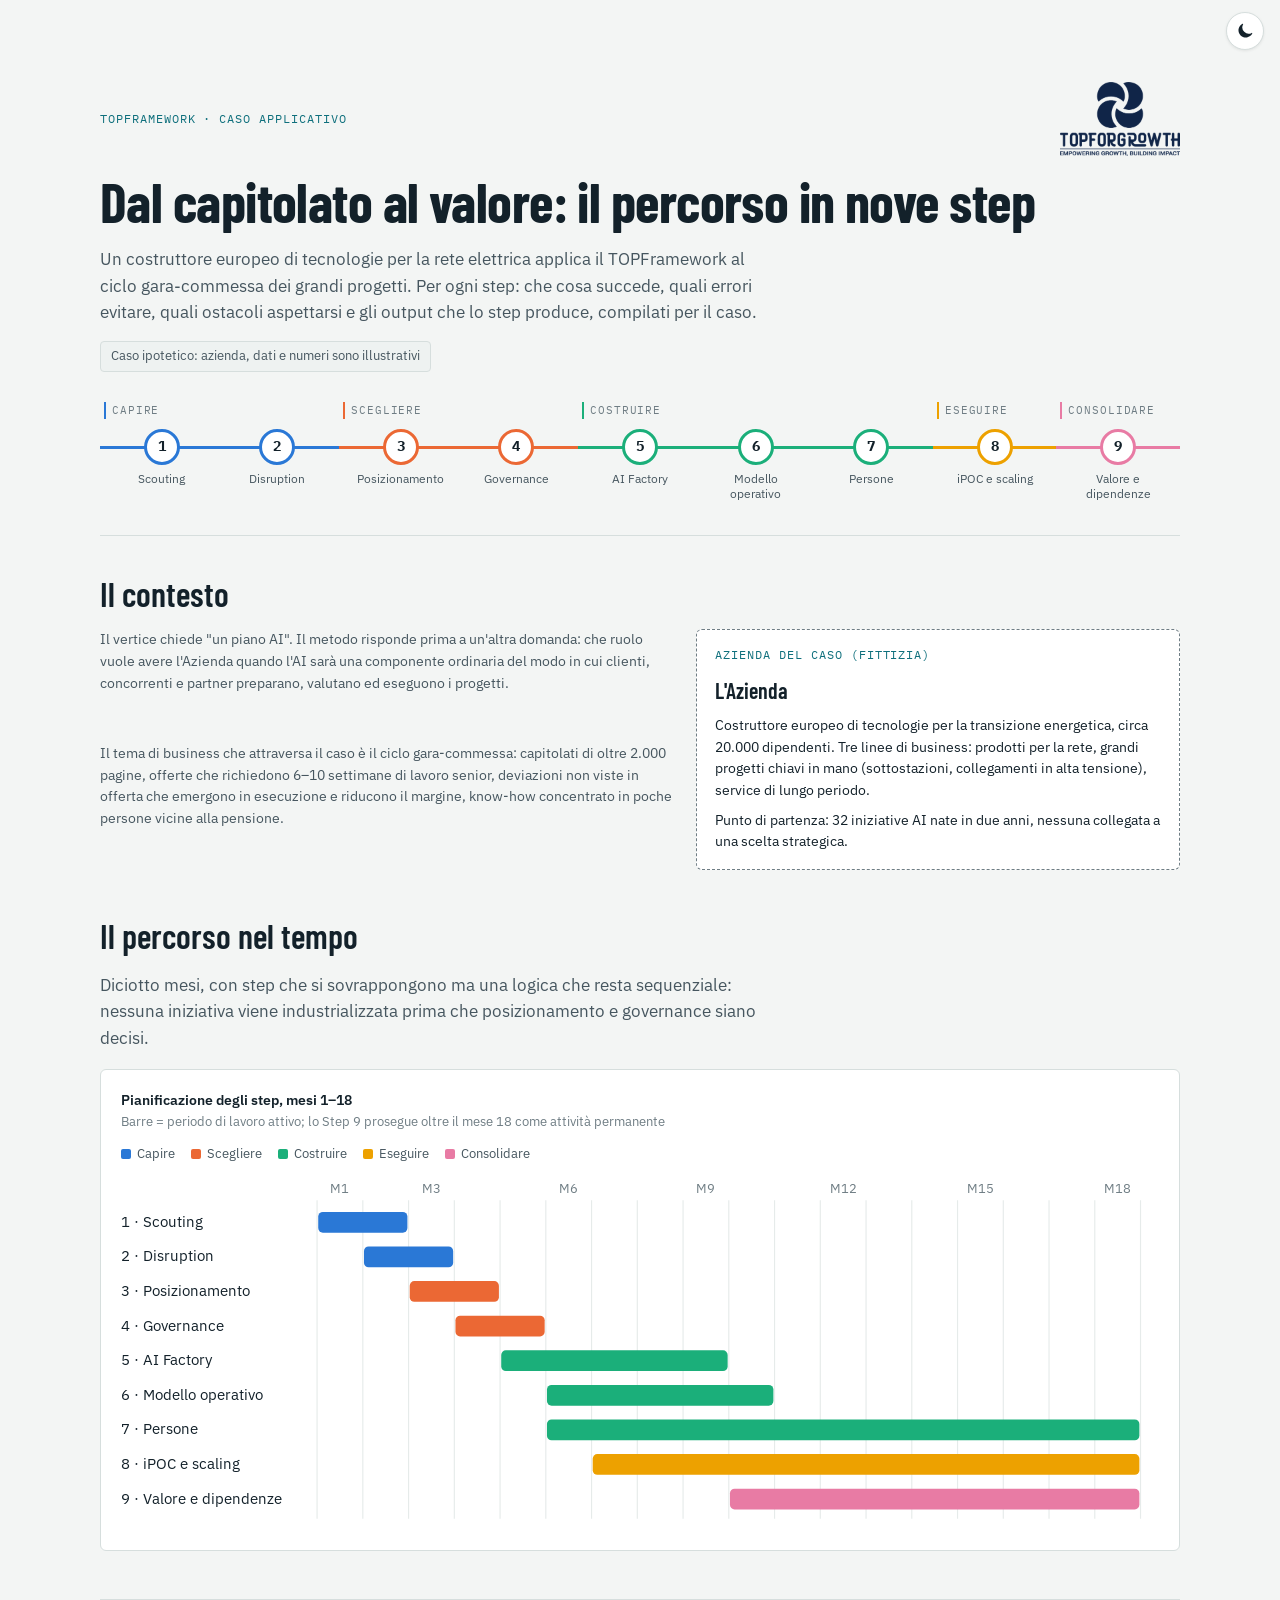
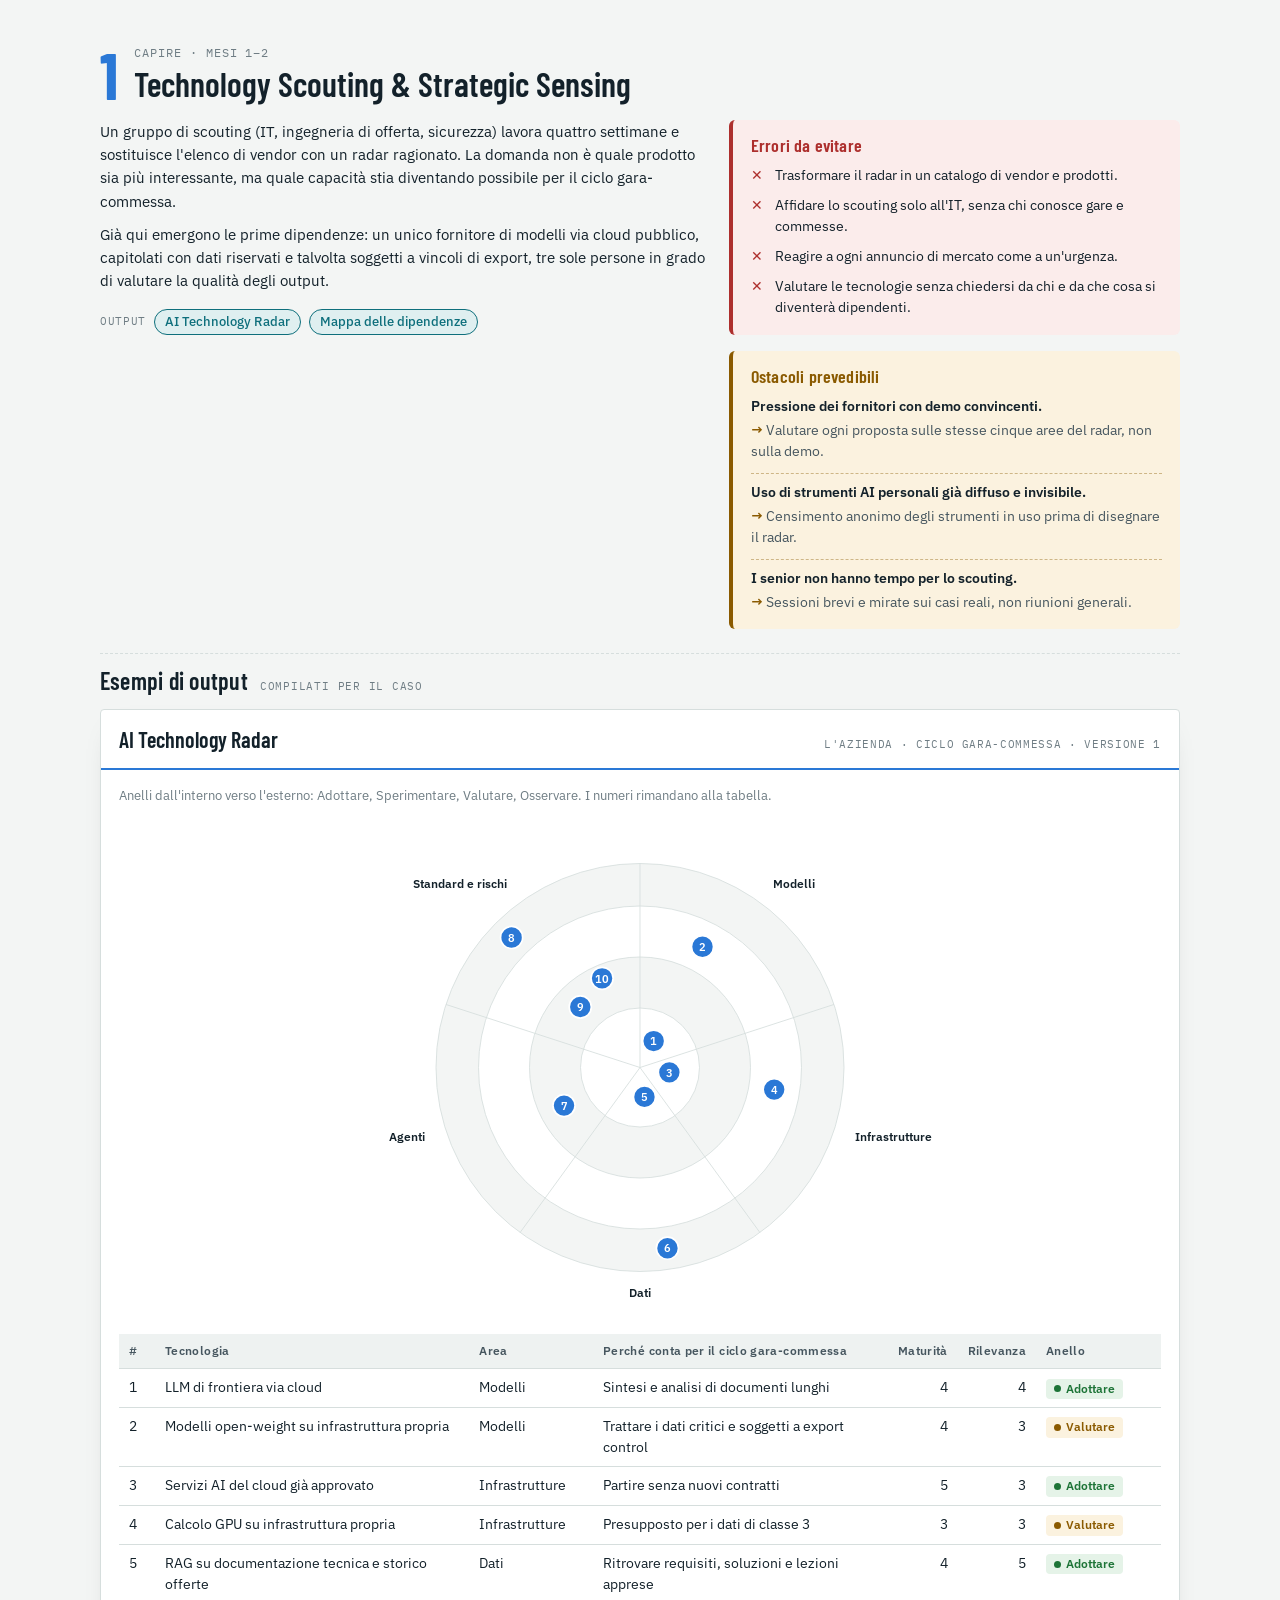
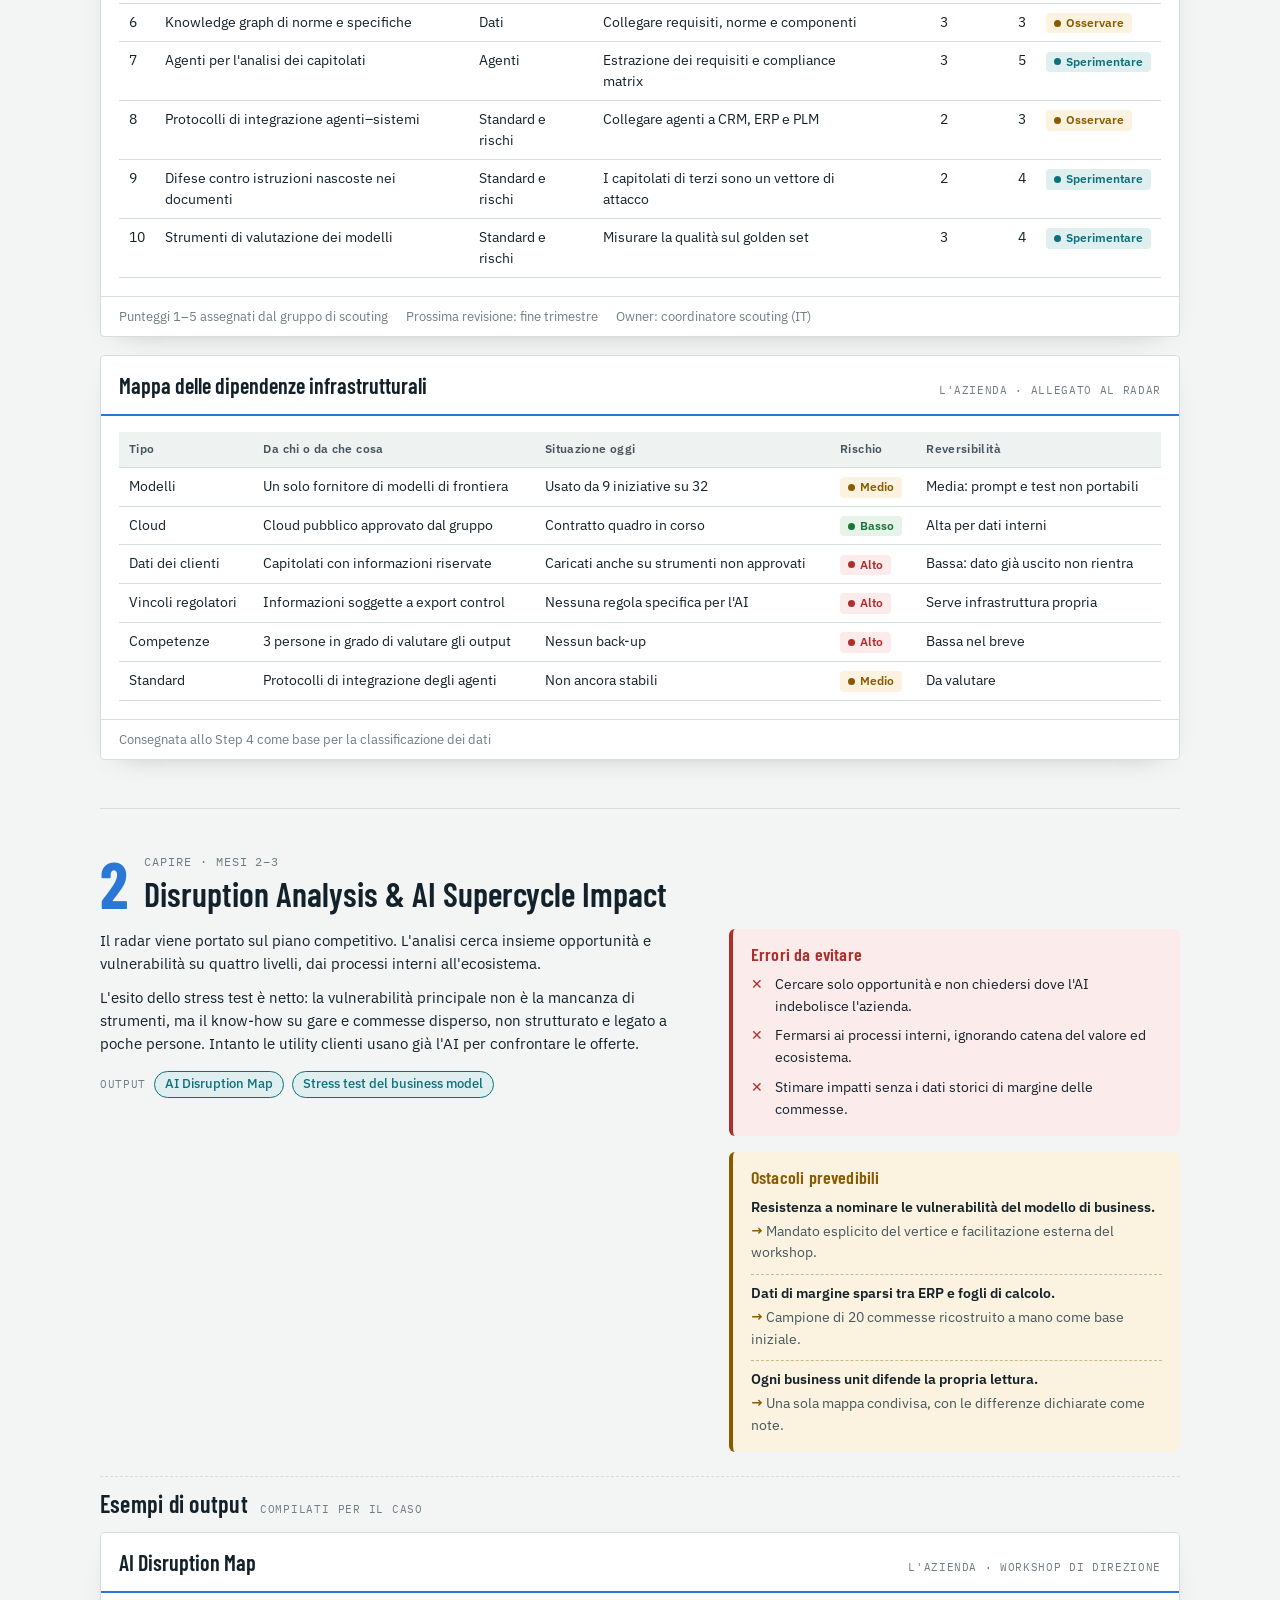
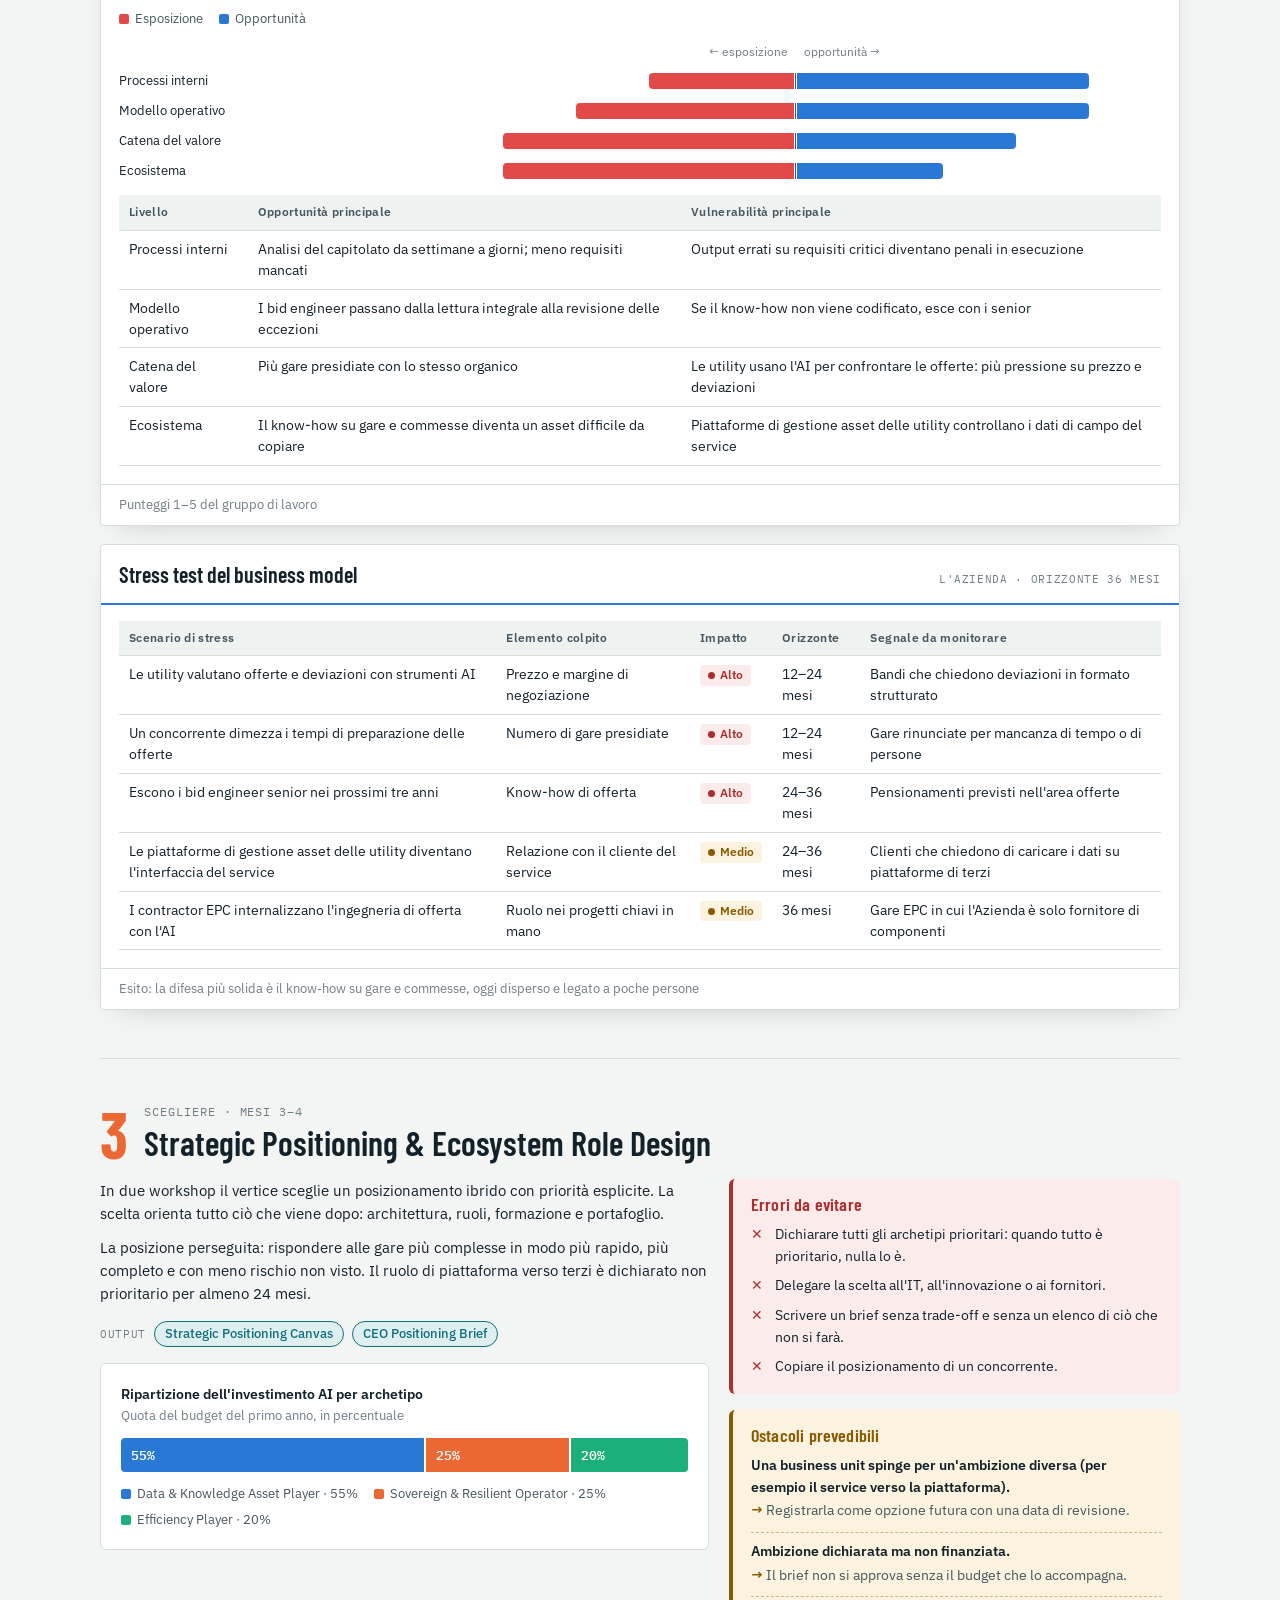
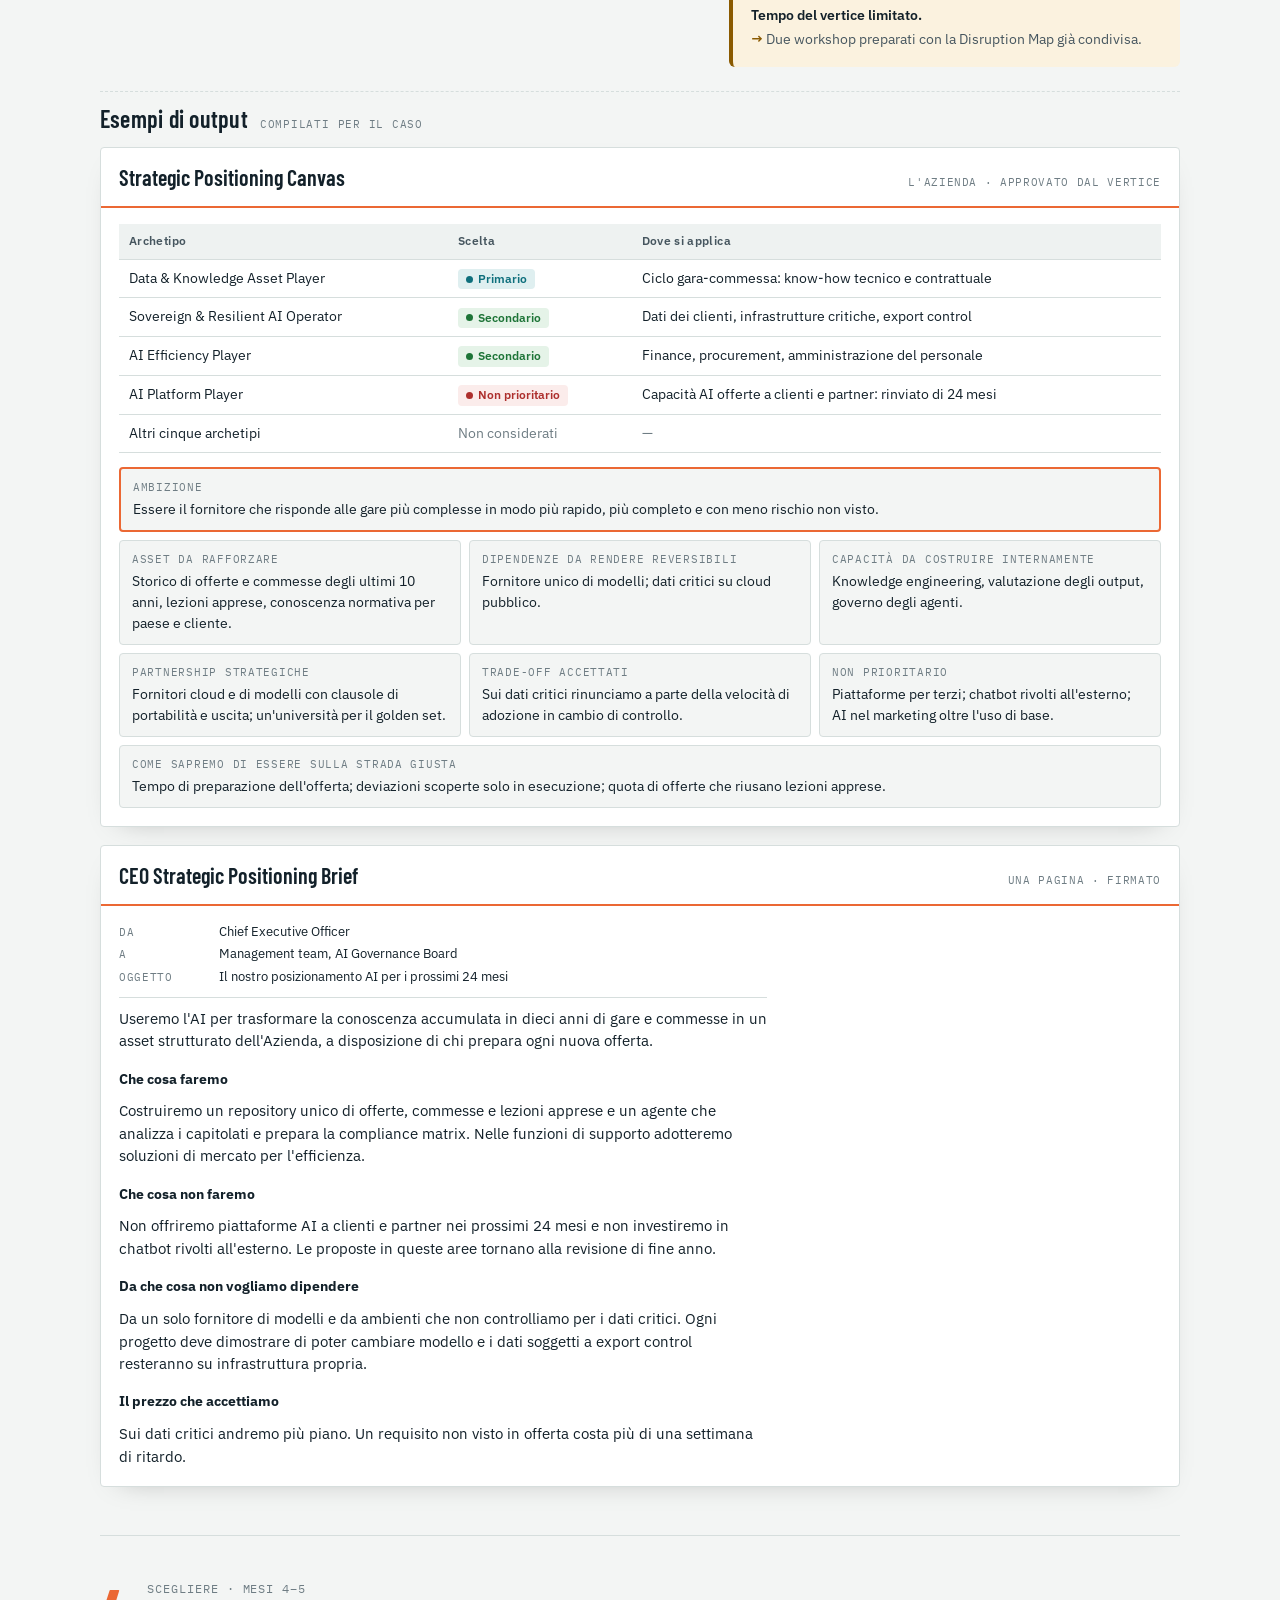
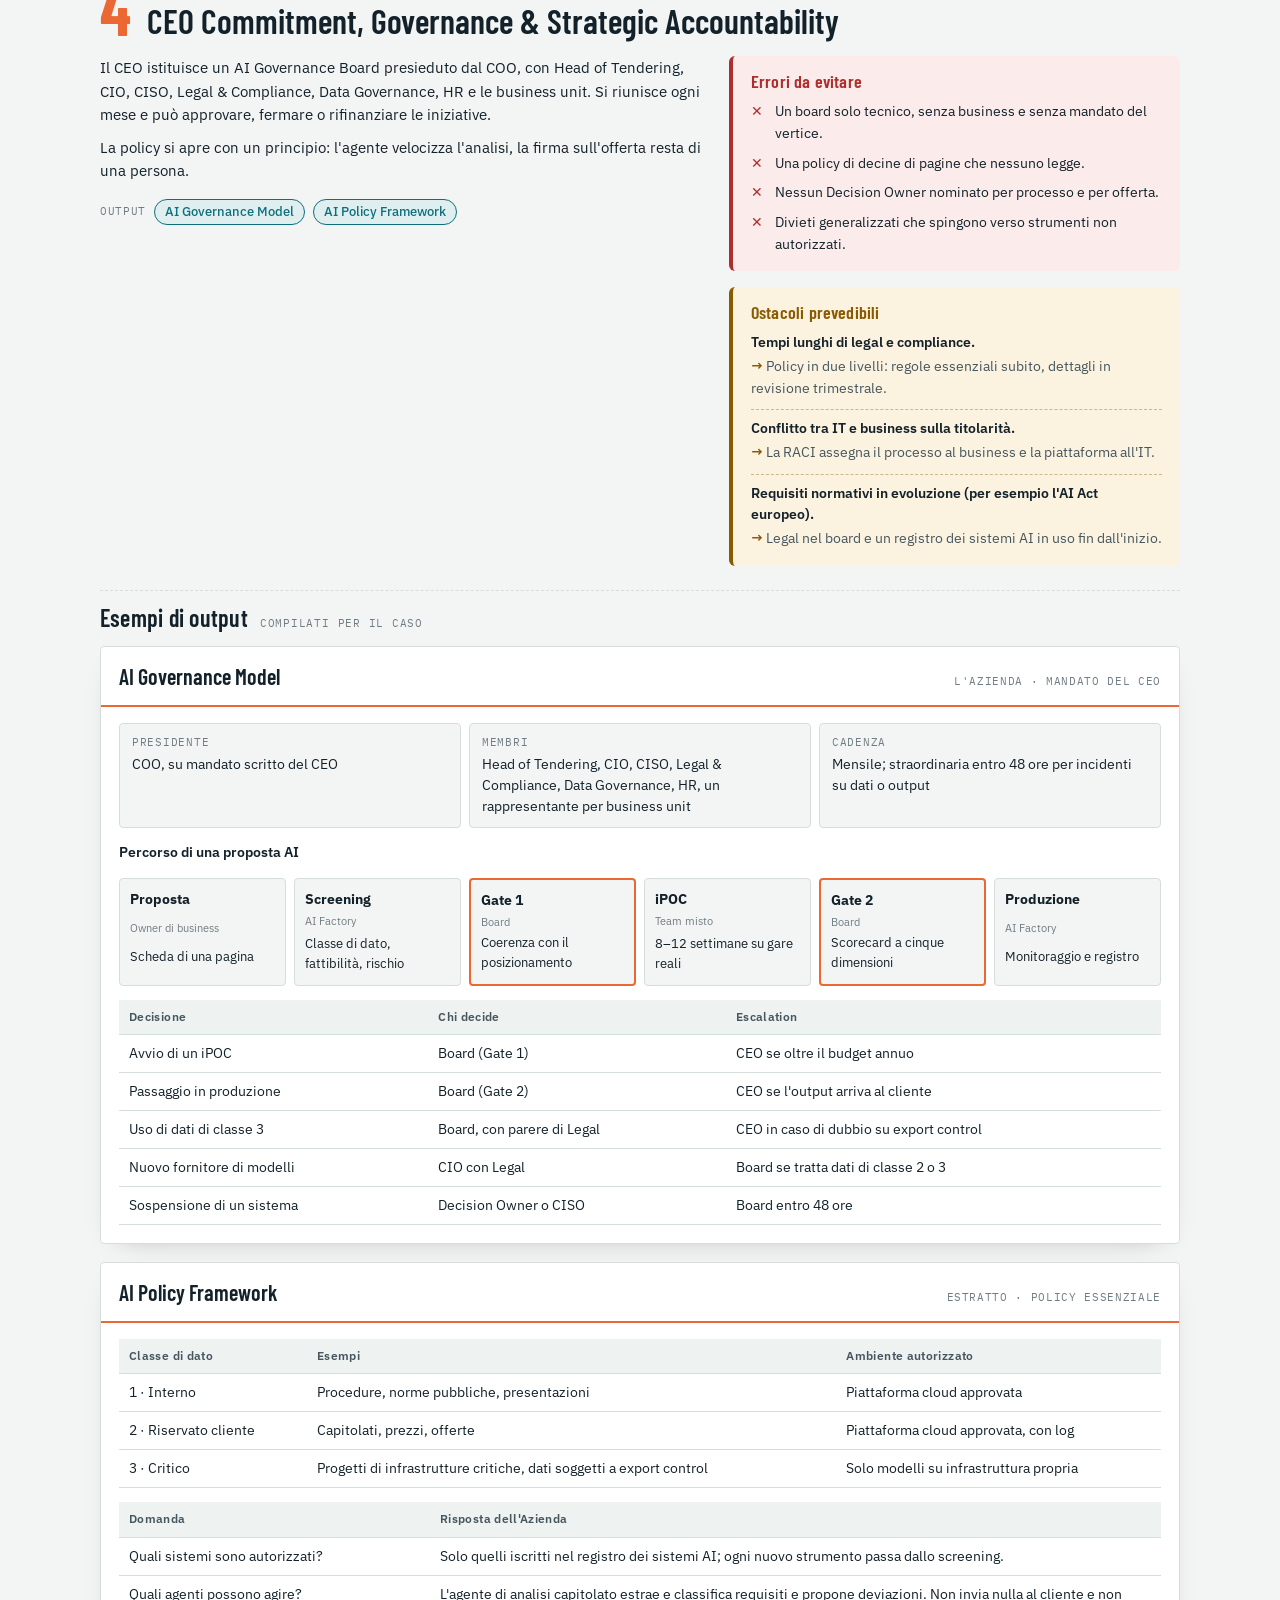
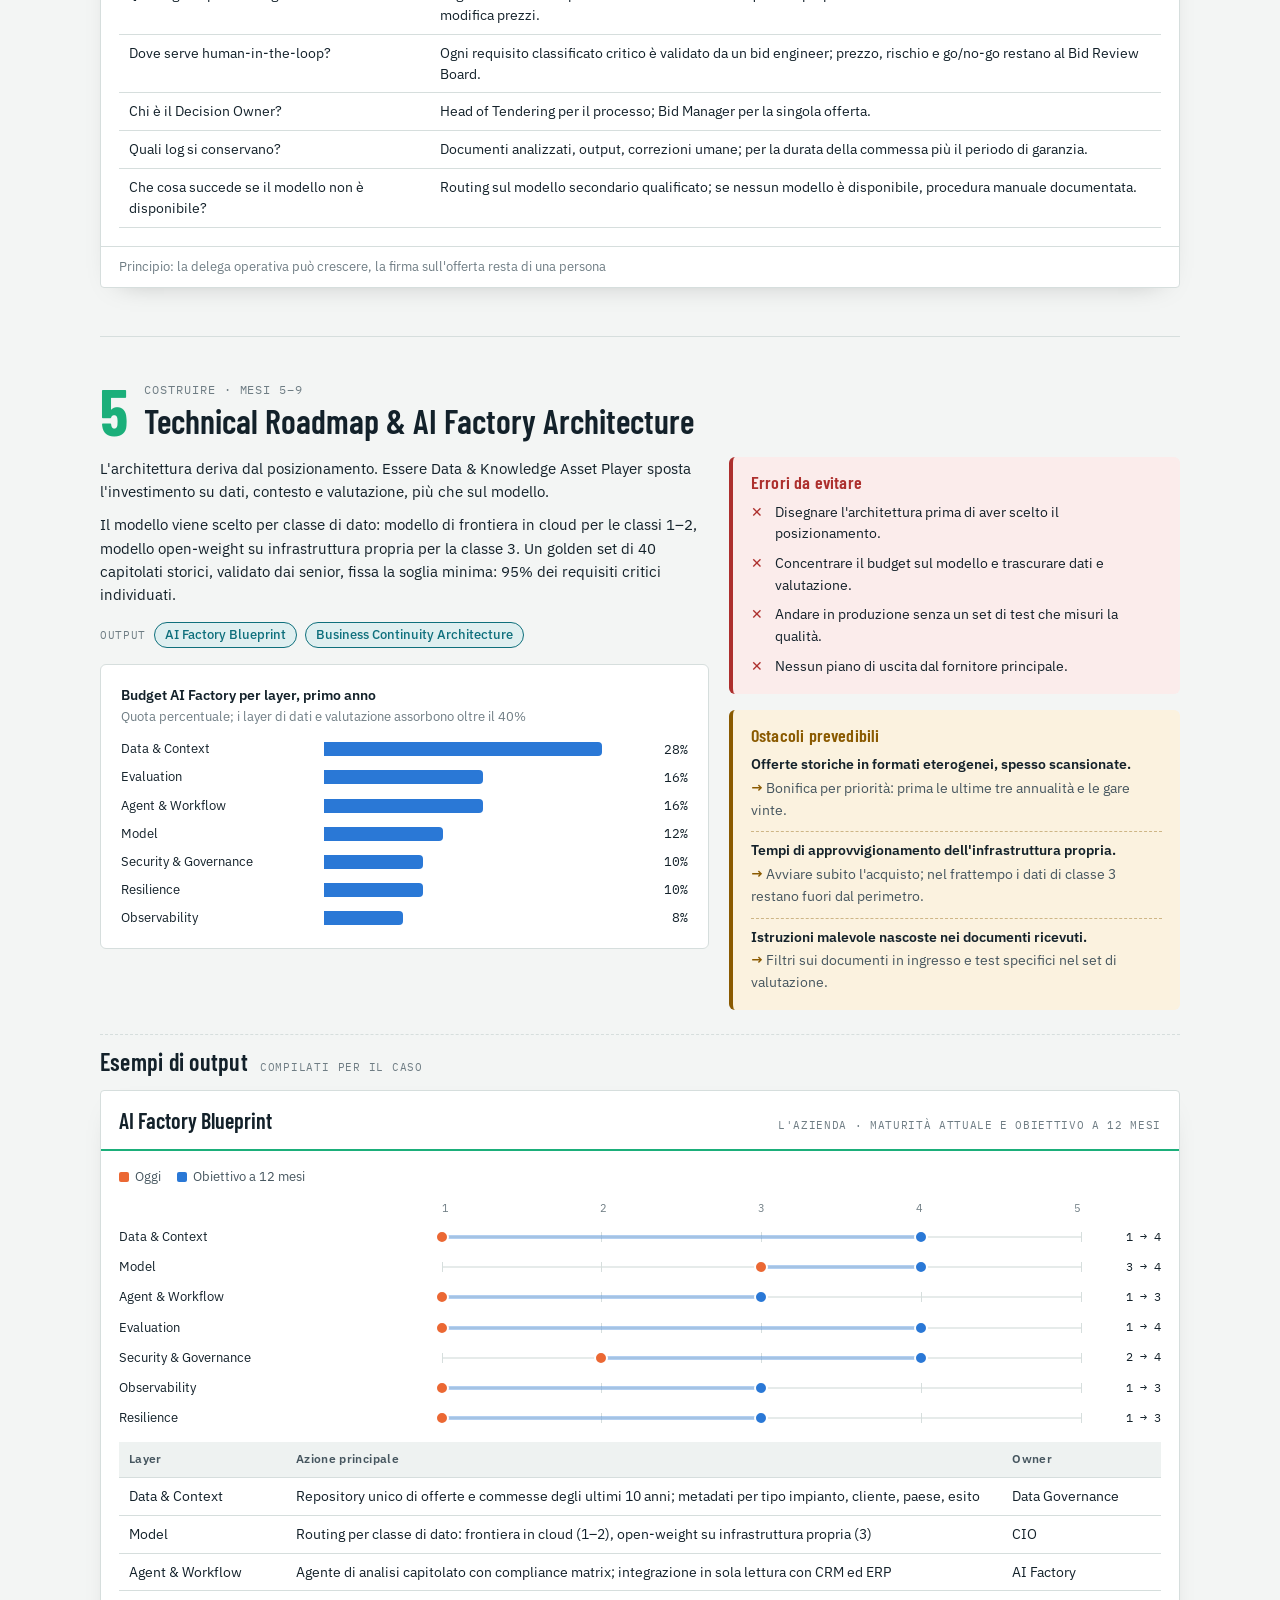
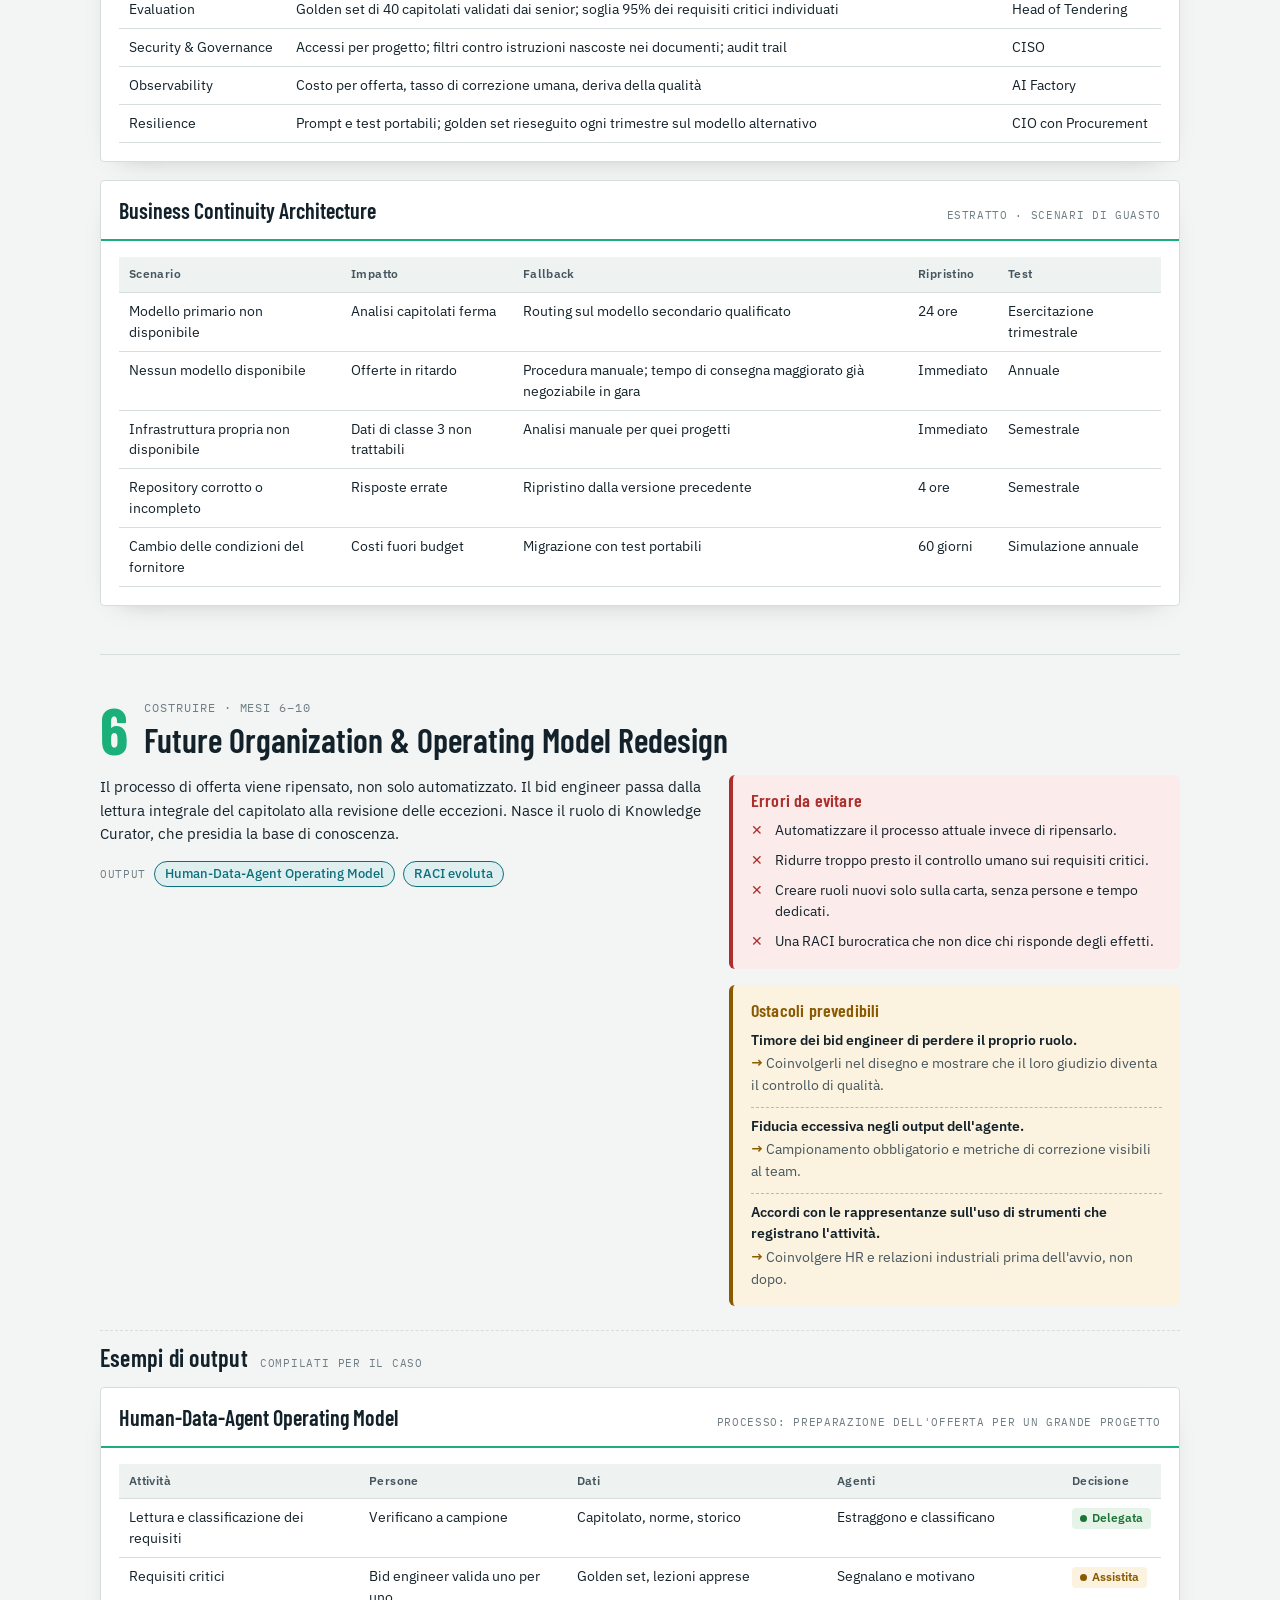
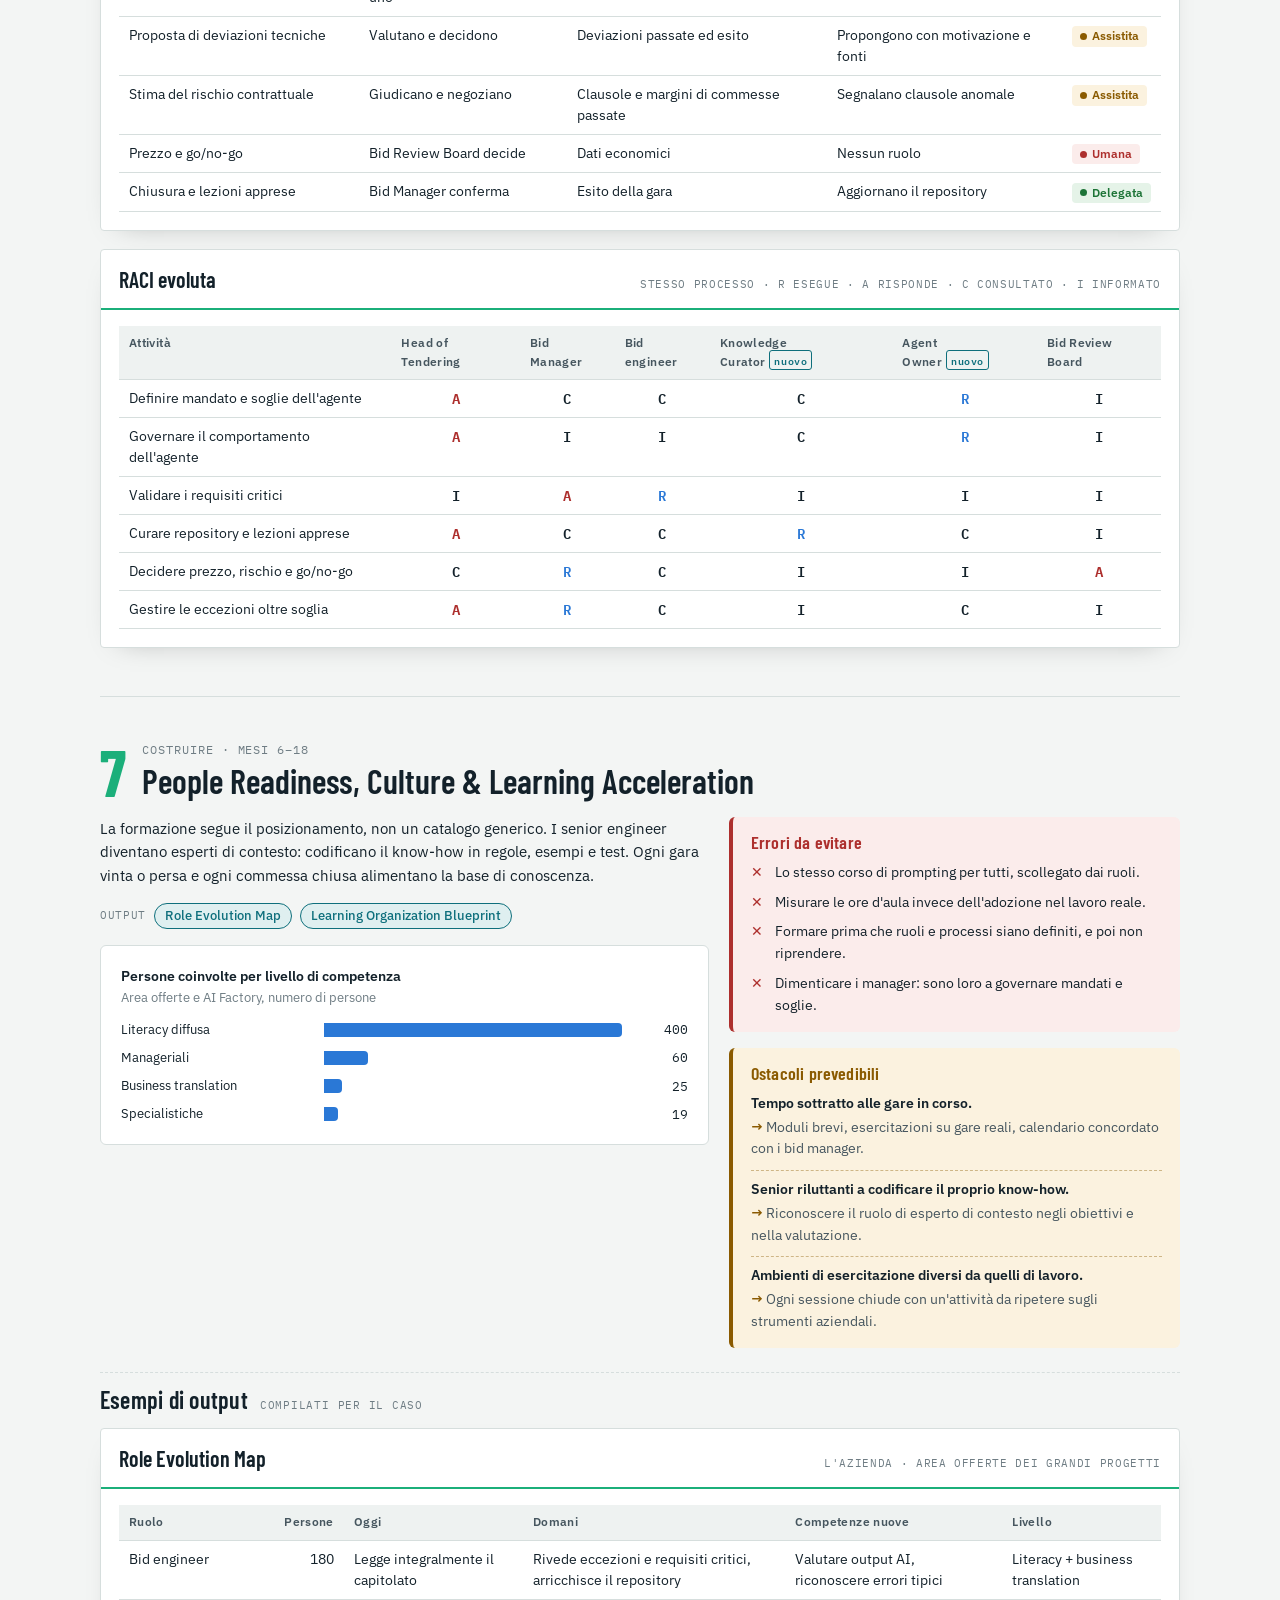
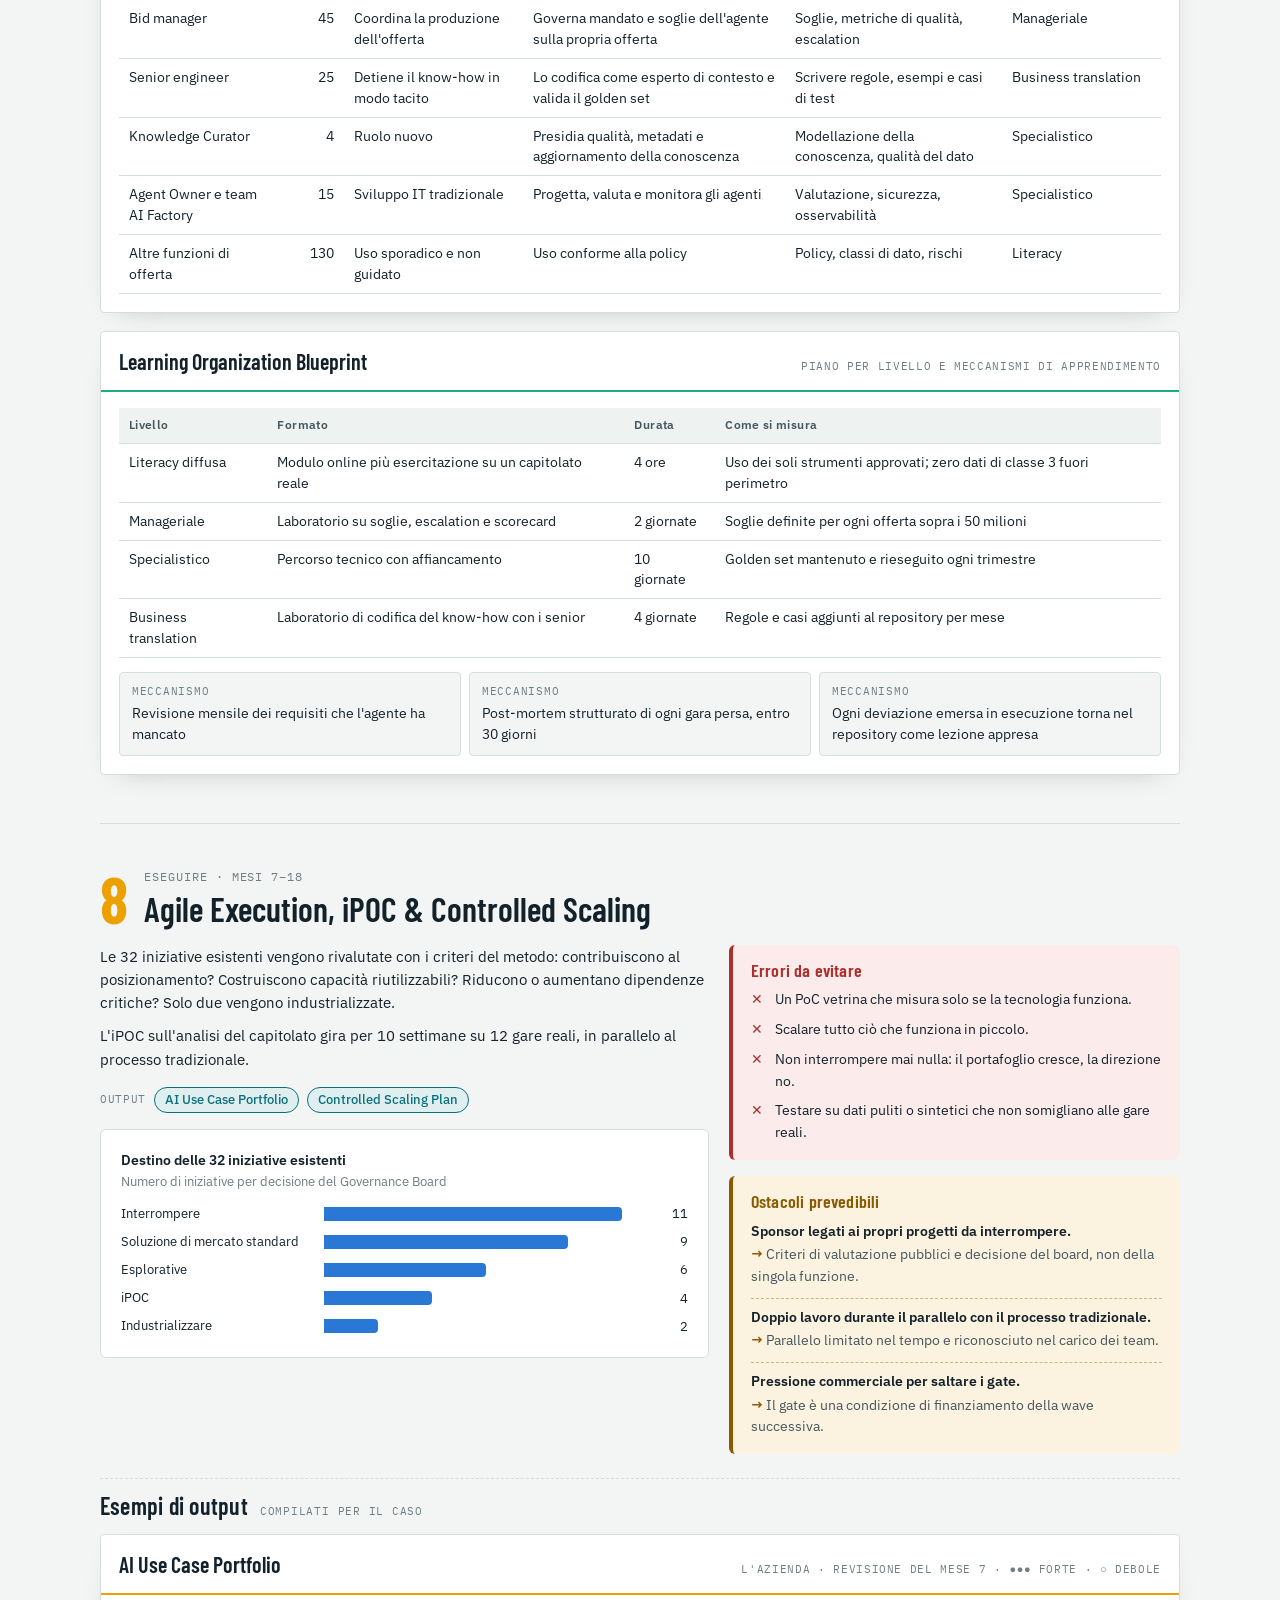
<file: concepts/TOPFramework_caso_gara-commessa_v3.html>
<!doctype html>
<html lang="it">
<head>
<meta charset="utf-8">
<meta name="viewport" content="width=device-width,initial-scale=1">
<link rel="icon" href="../favicon.ico" sizes="any">
<link rel="icon" type="image/png" sizes="32x32" href="../assets/favicon/favicon-32.png">
<link rel="icon" type="image/png" sizes="192x192" href="../assets/favicon/favicon-192.png">
<link rel="apple-touch-icon" href="../assets/favicon/apple-touch-icon.png">
<script src="../assets/theme.js"></script>
<title>Il caso Gara-Commessa</title>
<link rel="preconnect" href="https://fonts.googleapis.com">
<link rel="preconnect" href="https://fonts.gstatic.com" crossorigin>
<link rel="stylesheet" href="https://fonts.googleapis.com/css2?family=Barlow+Condensed:wght@500;600;700&family=IBM+Plex+Mono:wght@500&family=IBM+Plex+Sans:wght@400;500;600&display=swap">
<style>
:root{
  --bg:#f3f5f4; --surface:#ffffff; --surface-2:#eef2f1;
  --ink:#13212a; --ink-2:#46565f; --muted:#6f7d84; --line:#d6dedd; --grid:#e6ebea;
  --accent:#0e6f7c; --accent-soft:#dfeff0;
  --err:#ad2f2d; --err-soft:#fbeceb; --warn:#8a5a00; --warn-soft:#fbf2df; --ok:#1d7437; --ok-soft:#e5f3e8;
  --s1:#2a78d6; --s2:#eb6834; --s3:#1baf7a; --s4:#eda100; --s5:#e87ba4; --neg:#e34948;
  --display:"Barlow Condensed","Arial Narrow",system-ui,sans-serif;
  --body:"IBM Plex Sans",system-ui,-apple-system,"Segoe UI",sans-serif;
  --mono:"IBM Plex Mono",ui-monospace,Menlo,Consolas,monospace;
}
@media (prefers-color-scheme: dark){
  :root:not([data-theme="light"]){
    color-scheme:dark;
    --bg:#0e1518; --surface:#152025; --surface-2:#1b292f;
    --ink:#e7eef0; --ink-2:#b4c1c6; --muted:#8b989d; --line:#2a3a41; --grid:#223137;
    --accent:#56b8c4; --accent-soft:#163539;
    --err:#f08a86; --err-soft:#3a1e1e; --warn:#e6b450; --warn-soft:#342811; --ok:#6ccf8a; --ok-soft:#173222;
    --s1:#3987e5; --s2:#d95926; --s3:#199e70; --s4:#c98500; --s5:#d55181; --neg:#e66767;
  }
}
:root[data-theme="dark"]{
  color-scheme:dark;
  --bg:#0e1518; --surface:#152025; --surface-2:#1b292f;
  --ink:#e7eef0; --ink-2:#b4c1c6; --muted:#8b989d; --line:#2a3a41; --grid:#223137;
  --accent:#56b8c4; --accent-soft:#163539;
  --err:#f08a86; --err-soft:#3a1e1e; --warn:#e6b450; --warn-soft:#342811; --ok:#6ccf8a; --ok-soft:#173222;
  --s1:#3987e5; --s2:#d95926; --s3:#199e70; --s4:#c98500; --s5:#d55181; --neg:#e66767;
}
*{box-sizing:border-box}
body{background:var(--bg);color:var(--ink);font-family:var(--body);font-size:15px;line-height:1.55;margin:0}
.wrap{max-width:1120px;margin:0 auto;padding-inline:20px;padding-block:32px 72px}
h1,h2,h3{font-family:var(--display);text-wrap:balance;margin:0;line-height:1.05}
h1{font-size:clamp(34px,6vw,56px);font-weight:700;letter-spacing:-.01em}
h2{font-size:clamp(26px,3.6vw,34px);font-weight:600}
h3{font-size:20px;font-weight:600;letter-spacing:.01em}
p{margin:0}
.eyebrow{font-family:var(--mono);font-size:12px;letter-spacing:.08em;text-transform:uppercase;color:var(--accent)}
.lead{font-size:17px;color:var(--ink-2);max-width:68ch}
.note{display:inline-flex;gap:8px;align-items:center;font-size:13px;color:var(--ink-2);background:var(--surface-2);border:1px solid var(--line);border-radius:4px;padding:4px 10px}
header.hero{display:grid;gap:16px;padding-bottom:28px;border-bottom:1px solid var(--line)}

/* Busbar navigation, drawn like a single-line diagram */
.busbar{overflow-x:auto;margin-top:8px;padding-bottom:6px}
.bus{display:flex;gap:0;min-width:760px;position:relative;padding-top:6px}
.mv{flex:1 1 0;display:flex;flex-direction:column;gap:10px;padding-inline:4px}
.mv[data-n="1"]{flex:1 1 0}.mv[data-n="2"]{flex:2 1 0}.mv[data-n="3"]{flex:3 1 0}
.mv-name{font-family:var(--mono);font-size:11px;letter-spacing:.08em;text-transform:uppercase;color:var(--muted);border-left:2px solid var(--mv);padding-left:6px}
.nodes{display:flex;justify-content:space-around;position:relative}
.nodes::before{content:"";position:absolute;left:-4px;right:-4px;top:17px;height:3px;background:var(--mv)}
.node{position:relative;display:flex;flex-direction:column;align-items:center;gap:6px;text-decoration:none;color:var(--ink);width:88px;text-align:center}
.node b{display:grid;place-items:center;width:36px;height:36px;border-radius:50%;background:var(--surface);border:3px solid var(--mv);font-family:var(--mono);font-size:14px;position:relative;z-index:1}
.node span{font-size:12px;line-height:1.25;color:var(--ink-2)}
.node:hover b,.node:focus-visible b{background:var(--mv);color:#fff}
.node:focus-visible{outline:2px solid var(--accent);outline-offset:4px;border-radius:4px}

section.block{padding-block:40px 8px;display:grid;gap:18px}
.card{background:var(--surface);border:1px solid var(--line);border-radius:6px;padding:20px}
.chart-title{font-weight:600;font-size:14px}
.chart-sub{font-size:13px;color:var(--muted)}
.legend{display:flex;flex-wrap:wrap;gap:6px 16px;font-size:12.5px;color:var(--ink-2)}
.legend i{display:inline-block;width:10px;height:10px;border-radius:2px;margin-right:6px;vertical-align:-1px}
.scroll{overflow-x:auto}
svg text{font-family:var(--body)}

/* Step sections */
.step{padding-block:44px 8px;border-top:1px solid var(--line);margin-top:40px;display:grid;gap:18px;scroll-margin-top:12px}
.step-head{display:grid;grid-template-columns:auto 1fr;gap:4px 16px;align-items:end}
.step-num{grid-row:span 2;font-family:var(--display);font-weight:700;font-size:64px;line-height:.85;color:var(--mv)}
.step-mv{font-family:var(--mono);font-size:12px;letter-spacing:.08em;text-transform:uppercase;color:var(--muted)}
.step-grid{display:grid;grid-template-columns:minmax(0,1.35fr) minmax(0,1fr);gap:20px;align-items:start}
@media (max-width:860px){.step-grid{grid-template-columns:1fr}}
.col{display:grid;gap:16px}
.story{display:grid;gap:10px;max-width:68ch}
.output{display:flex;flex-wrap:wrap;gap:8px;align-items:center;font-size:13px}
.output .tag{font-family:var(--mono);font-size:11px;letter-spacing:.06em;text-transform:uppercase;color:var(--muted)}
.pill{border:1px solid var(--accent);color:var(--accent);background:var(--accent-soft);border-radius:999px;padding:2px 10px;font-weight:500}

.risk{border-radius:6px;padding:16px 18px;display:grid;gap:10px}
.risk h3{font-size:18px;display:flex;gap:8px;align-items:center}
.risk.err{background:var(--err-soft);border-left:4px solid var(--err)}
.risk.err h3{color:var(--err)}
.risk.obs{background:var(--warn-soft);border-left:4px solid var(--warn)}
.risk.obs h3{color:var(--warn)}
.risk ul{margin:0;padding:0;list-style:none;display:grid;gap:8px}
.risk.err li{display:grid;grid-template-columns:18px 1fr;gap:6px;font-size:14px}
.risk.err li::before{content:"✕";color:var(--err);font-weight:700}
.obs-item{display:grid;gap:2px;font-size:14px;padding-top:8px;border-top:1px dashed color-mix(in srgb,var(--warn) 40%,transparent)}
.obs-item:first-of-type{border-top:0;padding-top:0}
.obs-item strong{font-weight:600}
.obs-item em{font-style:normal;color:var(--ink-2)}
.obs-item em::before{content:"→ ";color:var(--warn);font-weight:600}

table{border-collapse:collapse;width:100%;font-size:13.5px}
th,td{text-align:left;padding:8px 10px;border-bottom:1px solid var(--line);vertical-align:top}
th{font-weight:600;font-size:12px;letter-spacing:.03em;color:var(--ink-2);background:var(--surface-2)}
td.num,th.num{text-align:right;font-variant-numeric:tabular-nums}
.chip{display:inline-flex;align-items:center;gap:5px;font-size:12px;font-weight:600;border-radius:4px;padding:1px 8px;white-space:nowrap}
.chip::before{content:"";width:7px;height:7px;border-radius:50%;background:currentColor}
.c-hi{color:var(--err);background:var(--err-soft)}
.c-md{color:var(--warn);background:var(--warn-soft)}
.c-lo{color:var(--ok);background:var(--ok-soft)}
.c-neu{color:var(--accent);background:var(--accent-soft)}

/* HTML bar charts */
.hbars{display:grid;gap:8px}
.hb{display:grid;grid-template-columns:minmax(110px,34%) 1fr 56px;gap:10px;align-items:center;font-size:13px}
.hb .track{height:14px;position:relative}
.hb .fill{height:100%;border-radius:0 4px 4px 0;background:var(--s1)}
.hb .v{text-align:right;font-variant-numeric:tabular-nums;font-family:var(--mono);font-size:12.5px}
.hb[data-tip]{cursor:default}
.hb:hover .fill{filter:brightness(1.08)}
.div{display:grid;gap:10px}
.dv{display:grid;grid-template-columns:minmax(100px,30%) 1fr 1fr;gap:0;align-items:center;font-size:13px}
.dv .l{padding-right:10px}
.dv .neg{display:flex;justify-content:flex-end;border-right:1px solid var(--ink-2);height:16px}
.dv .pos{display:flex;height:16px}
.dv .neg i{background:var(--neg);height:100%;border-radius:4px 0 0 4px;margin-right:1px}
.dv .pos i{background:var(--s1);height:100%;border-radius:0 4px 4px 0;margin-left:1px}
.dv-axis{display:grid;grid-template-columns:minmax(100px,30%) 1fr 1fr;font-size:11.5px;color:var(--muted)}
.dv-axis span:nth-child(2){text-align:right;padding-right:8px}
.dv-axis span:nth-child(3){padding-left:8px}
.stack{display:flex;height:34px;gap:2px;border-radius:4px;overflow:hidden}
.stack div{display:flex;align-items:center;padding-left:10px;color:#fff;font-weight:600;font-size:13px;font-family:var(--mono)}
.kpis{display:grid;grid-template-columns:repeat(auto-fit,minmax(150px,1fr));gap:12px}
.kpi{border:1px solid var(--line);border-radius:6px;padding:12px 14px;background:var(--surface);display:grid;gap:2px}
.kpi b{font-family:var(--display);font-size:30px;font-weight:600;line-height:1}
.kpi span{font-size:12.5px;color:var(--ink-2)}
.kpi small{font-family:var(--mono);font-size:11px;color:var(--muted);text-transform:uppercase;letter-spacing:.06em}
.waves{display:grid;grid-template-columns:repeat(3,minmax(0,1fr));gap:10px}
@media (max-width:640px){.waves{grid-template-columns:1fr}}
.wave{border:1px solid var(--line);border-top:4px solid var(--s1);border-radius:4px;padding:12px;display:grid;gap:6px;font-size:13px;background:var(--surface)}
.wave b{font-family:var(--display);font-size:18px}
.wave .gate{color:var(--ink-2)}
.wave .gate::before{content:"Gate · ";font-family:var(--mono);font-size:11px;color:var(--muted);text-transform:uppercase}

#tip{position:fixed;pointer-events:none;z-index:10;background:var(--ink);color:var(--bg);font-size:12.5px;padding:6px 9px;border-radius:4px;max-width:260px;line-height:1.4;opacity:0;transition:opacity .12s}
@media (prefers-reduced-motion:reduce){#tip{transition:none}}
footer{margin-top:56px;padding-top:20px;border-top:1px solid var(--line);font-size:13px;color:var(--muted);display:grid;gap:6px}
</style>

<style>
.intro-grid{display:grid;grid-template-columns:minmax(0,1.2fr) minmax(0,1fr);gap:16px}
@media (max-width:820px){.intro-grid{grid-template-columns:1fr}}
.company{background:var(--surface);border:1px dashed var(--muted);border-radius:6px;padding:16px 18px;display:grid;gap:8px;font-size:14px}
.company b.name{font-family:var(--display);font-size:22px;font-weight:600}
.howto{display:grid;gap:8px;font-size:14px;color:var(--ink-2)}
.howto ol{margin:0;padding-left:20px;display:grid;gap:4px}
.facts{display:grid;grid-template-columns:repeat(3,minmax(0,1fr));gap:10px}
@media (max-width:760px){.facts{grid-template-columns:1fr}}
.fact{background:var(--surface);border:1px solid var(--line);border-radius:6px;padding:12px 14px;display:grid;gap:4px;font-size:13.5px;align-content:start}
.fact small{font-family:var(--mono);font-size:11px;letter-spacing:.06em;text-transform:uppercase;color:var(--muted)}
.build{display:grid;grid-template-columns:minmax(0,1fr) minmax(0,1fr);gap:16px}
@media (max-width:820px){.build{grid-template-columns:1fr}}
.steps-list{background:var(--surface);border:1px solid var(--line);border-radius:6px;padding:14px 18px;display:grid;gap:8px}
.steps-list h3{font-size:18px}
.steps-list ol{margin:0;padding-left:20px;display:grid;gap:6px;font-size:14px}
.check{background:var(--ok-soft);border-left:4px solid var(--ok);border-radius:6px;padding:14px 18px;display:grid;gap:8px}
.check h3{font-size:18px;color:var(--ok)}
.check ul{margin:0;padding:0;list-style:none;display:grid;gap:6px;font-size:14px}
.check li{display:grid;grid-template-columns:20px 1fr;gap:6px}
.check li::before{content:"✓";color:var(--ok);font-weight:700}
.sheet{background:var(--surface);border:1px solid var(--line);border-radius:4px;box-shadow:0 10px 28px -20px rgba(0,0,0,.35)}
.sheet-head{display:flex;justify-content:space-between;align-items:baseline;gap:6px 16px;flex-wrap:wrap;padding:12px 18px;border-bottom:2px solid var(--mv)}
.sheet-head b{font-family:var(--display);font-size:22px;font-weight:600}
.sheet-head span{font-family:var(--mono);font-size:11px;letter-spacing:.06em;text-transform:uppercase;color:var(--muted)}
.sheet-body{padding:16px 18px 18px;display:grid;gap:14px}
.sheet-foot{padding:10px 18px;border-top:1px solid var(--line);font-size:12.5px;color:var(--muted);display:flex;flex-wrap:wrap;gap:4px 18px}
.sheets{display:grid;gap:18px}
.canvas{display:grid;grid-template-columns:repeat(3,minmax(0,1fr));gap:8px}
@media (max-width:760px){.canvas{grid-template-columns:1fr}}
.box{border:1px solid var(--line);border-radius:4px;padding:10px 12px;display:grid;gap:4px;font-size:13.5px;align-content:start;background:var(--bg)}
.box small{font-family:var(--mono);font-size:10.5px;letter-spacing:.07em;text-transform:uppercase;color:var(--muted)}
.box.wide{grid-column:1/-1}
.box.hl{border-color:var(--mv);border-width:2px}
.memo{max-width:72ch;display:grid;gap:10px;font-size:14.5px}
.memo-meta{display:grid;grid-template-columns:90px 1fr;gap:2px 10px;font-size:13px;padding-bottom:10px;border-bottom:1px solid var(--line)}
.memo-meta span:nth-child(odd){font-family:var(--mono);font-size:11px;text-transform:uppercase;letter-spacing:.06em;color:var(--muted);padding-top:2px}
.memo h4{margin:6px 0 0;font-size:14px}
.flow{display:flex;flex-wrap:wrap;gap:8px;align-items:stretch}
.flow div{flex:1 1 130px;border:1px solid var(--line);border-radius:4px;padding:10px;font-size:13px;background:var(--bg);display:grid;gap:3px;position:relative}
.flow div b{font-size:13.5px}
.flow div.gate{border:2px solid var(--mv)}
.flow div small{color:var(--muted)}
.dots{font-family:var(--mono);letter-spacing:1px;color:var(--s1);white-space:nowrap}
.dots i{color:var(--line);font-style:normal}
.dumb{display:grid;gap:10px}
.db{display:grid;grid-template-columns:minmax(120px,30%) 1fr 70px;gap:10px;align-items:center;font-size:13px}
.db .trk{position:relative;height:18px}
.db .trk::before{content:"";position:absolute;left:0;right:0;top:8px;height:2px;background:var(--grid)}
.db .tk{position:absolute;top:4px;width:1px;height:10px;background:var(--line)}
.db .seg{position:absolute;top:7px;height:4px;background:var(--s1);opacity:.35;border-radius:2px}
.db .pt{position:absolute;top:2px;width:14px;height:14px;border-radius:50%;margin-left:-7px;border:2px solid var(--surface)}
.db .v{font-family:var(--mono);font-size:12px;text-align:right}
.raci td.c{text-align:center;font-family:var(--mono);font-weight:600}
.raci td.R{color:var(--s1)} .raci td.A{color:var(--err)}
.new{font-family:var(--mono);font-size:10px;letter-spacing:.06em;color:var(--accent);border:1px solid var(--accent);border-radius:3px;padding:0 4px;margin-left:4px;vertical-align:1px}
.chain{font-size:13.5px}
.chain td:nth-child(2){font-weight:600}
</style>
<style>
.brandbar{display:flex;justify-content:space-between;align-items:center;gap:12px 20px;flex-wrap:wrap}
.brand{display:inline-block;border-radius:4px;line-height:0}
.brand img{display:block;width:120px;height:auto}
.brand:hover img{opacity:.85}
.brand:focus-visible{outline:2px solid var(--accent);outline-offset:4px}
@media (max-width:480px){.brand img{width:96px}}
@media (prefers-color-scheme: dark){:root:not([data-theme="light"]) .brand img{filter:brightness(0) invert(1);opacity:.92}}
:root[data-theme="dark"] .brand img{filter:brightness(0) invert(1);opacity:.92}
</style>
<style>
.ex{display:grid;gap:14px;margin-top:6px}
.ex-head{display:flex;align-items:baseline;gap:12px;flex-wrap:wrap;padding-top:14px;border-top:1px dashed var(--line)}
.ex-head h3{font-size:24px}
.ex-head span{font-family:var(--mono);font-size:11px;letter-spacing:.07em;text-transform:uppercase;color:var(--muted)}
</style>

</head>
<body>
<div class="wrap">
<header class="hero">
  <div class="brandbar"><div class="eyebrow">TOPFramework · caso applicativo</div><a class="brand" href="https://topforgrowth.it/" target="_blank" rel="noopener" aria-label="TOPForGrowth: apri il sito" title="topforgrowth.it"><img src="[data-uri]" alt="TOPForGrowth" width="120" height="74"></a></div>
  <h1>Dal capitolato al valore: il percorso in nove step</h1>
  <p class="lead">Un costruttore europeo di tecnologie per la rete elettrica applica il TOPFramework al ciclo gara-commessa dei grandi progetti. Per ogni step: che cosa succede, quali errori evitare, quali ostacoli aspettarsi e gli output che lo step produce, compilati per il caso.</p>
  <div><span class="note">Caso ipotetico: azienda, dati e numeri sono illustrativi</span></div>

  <nav class="busbar" aria-label="Step del percorso">
    <div class="bus">
      <div class="mv" data-n="2" style="--mv:var(--s1)"><div class="mv-name">Capire</div><div class="nodes">
        <a class="node" href="#s1"><b>1</b><span>Scouting</span></a>
        <a class="node" href="#s2"><b>2</b><span>Disruption</span></a></div></div>
      <div class="mv" data-n="2" style="--mv:var(--s2)"><div class="mv-name">Scegliere</div><div class="nodes">
        <a class="node" href="#s3"><b>3</b><span>Posizionamento</span></a>
        <a class="node" href="#s4"><b>4</b><span>Governance</span></a></div></div>
      <div class="mv" data-n="3" style="--mv:var(--s3)"><div class="mv-name">Costruire</div><div class="nodes">
        <a class="node" href="#s5"><b>5</b><span>AI Factory</span></a>
        <a class="node" href="#s6"><b>6</b><span>Modello operativo</span></a>
        <a class="node" href="#s7"><b>7</b><span>Persone</span></a></div></div>
      <div class="mv" data-n="1" style="--mv:var(--s4)"><div class="mv-name">Eseguire</div><div class="nodes">
        <a class="node" href="#s8"><b>8</b><span>iPOC e scaling</span></a></div></div>
      <div class="mv" data-n="1" style="--mv:var(--s5)"><div class="mv-name">Consolidare</div><div class="nodes">
        <a class="node" href="#s9"><b>9</b><span>Valore e dipendenze</span></a></div></div>
    </div>
  </nav>
</header>

<section class="block" aria-labelledby="t-ctx">
  <h2 id="t-ctx">Il contesto</h2>
  <div class="intro-grid">
    <div class="howto">
      <p>Il vertice chiede "un piano AI". Il metodo risponde prima a un'altra domanda: che ruolo vuole avere l'Azienda quando l'AI sarà una componente ordinaria del modo in cui clienti, concorrenti e partner preparano, valutano ed eseguono i progetti.</p>
      <p>Il tema di business che attraversa il caso è il ciclo gara-commessa: capitolati di oltre 2.000 pagine, offerte che richiedono 6–10 settimane di lavoro senior, deviazioni non viste in offerta che emergono in esecuzione e riducono il margine, know-how concentrato in poche persone vicine alla pensione.</p>
    </div>
    <div class="company">
      <small class="eyebrow">Azienda del caso (fittizia)</small>
      <b class="name">L'Azienda</b>
      <span>Costruttore europeo di tecnologie per la transizione energetica, circa 20.000 dipendenti. Tre linee di business: prodotti per la rete, grandi progetti chiavi in mano (sottostazioni, collegamenti in alta tensione), service di lungo periodo.</span>
      <span>Punto di partenza: 32 iniziative AI nate in due anni, nessuna collegata a una scelta strategica.</span>
    </div>
  </div>
</section>

<section class="block" aria-labelledby="t-time">
  <h2 id="t-time">Il percorso nel tempo</h2>
  <p class="lead">Diciotto mesi, con step che si sovrappongono ma una logica che resta sequenziale: nessuna iniziativa viene industrializzata prima che posizionamento e governance siano decisi.</p>
  <div class="card" style="display:grid;gap:12px">
    <div><div class="chart-title">Pianificazione degli step, mesi 1–18</div><div class="chart-sub">Barre = periodo di lavoro attivo; lo Step 9 prosegue oltre il mese 18 come attività permanente</div></div>
    <div class="legend" id="gantt-legend"></div>
    <div class="scroll"><div id="gantt" style="min-width:640px"></div></div>
  </div>
</section>

<!-- ========== STEP 1 ========== -->
<article class="step" id="s1" style="--mv:var(--s1)">
  <div class="step-head"><div class="step-num">1</div><div class="step-mv">Capire · mesi 1–2</div><h2>Technology Scouting &amp; Strategic Sensing</h2></div>
  <div class="step-grid">
    <div class="col">
      <div class="story">
        <p>Un gruppo di scouting (IT, ingegneria di offerta, sicurezza) lavora quattro settimane e sostituisce l'elenco di vendor con un radar ragionato. La domanda non è quale prodotto sia più interessante, ma quale capacità stia diventando possibile per il ciclo gara-commessa.</p>
        <p>Già qui emergono le prime dipendenze: un unico fornitore di modelli via cloud pubblico, capitolati con dati riservati e talvolta soggetti a vincoli di export, tre sole persone in grado di valutare la qualità degli output.</p>
      </div>
      <div class="output"><span class="tag">Output</span><span class="pill">AI Technology Radar</span><span class="pill">Mappa delle dipendenze</span></div>
    </div>
    <div class="col">
      <div class="risk err"><h3>Errori da evitare</h3><ul>
        <li>Trasformare il radar in un catalogo di vendor e prodotti.</li>
        <li>Affidare lo scouting solo all'IT, senza chi conosce gare e commesse.</li>
        <li>Reagire a ogni annuncio di mercato come a un'urgenza.</li>
        <li>Valutare le tecnologie senza chiedersi da chi e da che cosa si diventerà dipendenti.</li>
      </ul></div>
      <div class="risk obs"><h3>Ostacoli prevedibili</h3>
        <div class="obs-item"><strong>Pressione dei fornitori con demo convincenti.</strong><em>Valutare ogni proposta sulle stesse cinque aree del radar, non sulla demo.</em></div>
        <div class="obs-item"><strong>Uso di strumenti AI personali già diffuso e invisibile.</strong><em>Censimento anonimo degli strumenti in uso prima di disegnare il radar.</em></div>
        <div class="obs-item"><strong>I senior non hanno tempo per lo scouting.</strong><em>Sessioni brevi e mirate sui casi reali, non riunioni generali.</em></div>
      </div>
    </div>
  </div>
  <div class="ex">
    <div class="ex-head"><h3>Esempi di output</h3><span>Compilati per il caso</span></div>
    <div class="sheets">
      <div class="sheet">
        <div class="sheet-head"><b>AI Technology Radar</b><span>L'Azienda · ciclo gara-commessa · versione 1</span></div>
        <div class="sheet-body">
          <div class="chart-sub">Anelli dall'interno verso l'esterno: Adottare, Sperimentare, Valutare, Osservare. I numeri rimandano alla tabella.</div>
          <div class="scroll"><div id="radar" style="min-width:520px;max-width:680px;margin:0 auto"></div></div>
          <div class="scroll"><table>
            <thead><tr><th>#</th><th>Tecnologia</th><th>Area</th><th>Perché conta per il ciclo gara-commessa</th><th class="num">Maturità</th><th class="num">Rilevanza</th><th>Anello</th></tr></thead>
            <tbody id="radar-table"></tbody></table></div>
        </div>
        <div class="sheet-foot"><span>Punteggi 1–5 assegnati dal gruppo di scouting</span><span>Prossima revisione: fine trimestre</span><span>Owner: coordinatore scouting (IT)</span></div>
      </div>
      <div class="sheet">
        <div class="sheet-head"><b>Mappa delle dipendenze infrastrutturali</b><span>L'Azienda · allegato al radar</span></div>
        <div class="sheet-body"><div class="scroll"><table>
          <thead><tr><th>Tipo</th><th>Da chi o da che cosa</th><th>Situazione oggi</th><th>Rischio</th><th>Reversibilità</th></tr></thead>
          <tbody>
            <tr><td>Modelli</td><td>Un solo fornitore di modelli di frontiera</td><td>Usato da 9 iniziative su 32</td><td><span class="chip c-md">Medio</span></td><td>Media: prompt e test non portabili</td></tr>
            <tr><td>Cloud</td><td>Cloud pubblico approvato dal gruppo</td><td>Contratto quadro in corso</td><td><span class="chip c-lo">Basso</span></td><td>Alta per dati interni</td></tr>
            <tr><td>Dati dei clienti</td><td>Capitolati con informazioni riservate</td><td>Caricati anche su strumenti non approvati</td><td><span class="chip c-hi">Alto</span></td><td>Bassa: dato già uscito non rientra</td></tr>
            <tr><td>Vincoli regolatori</td><td>Informazioni soggette a export control</td><td>Nessuna regola specifica per l'AI</td><td><span class="chip c-hi">Alto</span></td><td>Serve infrastruttura propria</td></tr>
            <tr><td>Competenze</td><td>3 persone in grado di valutare gli output</td><td>Nessun back-up</td><td><span class="chip c-hi">Alto</span></td><td>Bassa nel breve</td></tr>
            <tr><td>Standard</td><td>Protocolli di integrazione degli agenti</td><td>Non ancora stabili</td><td><span class="chip c-md">Medio</span></td><td>Da valutare</td></tr>
          </tbody></table></div></div>
        <div class="sheet-foot"><span>Consegnata allo Step 4 come base per la classificazione dei dati</span></div>
      </div>
    </div>
  </div>
</article>

<!-- ========== STEP 2 ========== -->
<article class="step" id="s2" style="--mv:var(--s1)">
  <div class="step-head"><div class="step-num">2</div><div class="step-mv">Capire · mesi 2–3</div><h2>Disruption Analysis &amp; AI Supercycle Impact</h2></div>
  <div class="step-grid">
    <div class="col">
      <div class="story">
        <p>Il radar viene portato sul piano competitivo. L'analisi cerca insieme opportunità e vulnerabilità su quattro livelli, dai processi interni all'ecosistema.</p>
        <p>L'esito dello stress test è netto: la vulnerabilità principale non è la mancanza di strumenti, ma il know-how su gare e commesse disperso, non strutturato e legato a poche persone. Intanto le utility clienti usano già l'AI per confrontare le offerte.</p>
      </div>
      <div class="output"><span class="tag">Output</span><span class="pill">AI Disruption Map</span><span class="pill">Stress test del business model</span></div>
    </div>
    <div class="col">
      <div class="risk err"><h3>Errori da evitare</h3><ul>
        <li>Cercare solo opportunità e non chiedersi dove l'AI indebolisce l'azienda.</li>
        <li>Fermarsi ai processi interni, ignorando catena del valore ed ecosistema.</li>
        <li>Stimare impatti senza i dati storici di margine delle commesse.</li>
      </ul></div>
      <div class="risk obs"><h3>Ostacoli prevedibili</h3>
        <div class="obs-item"><strong>Resistenza a nominare le vulnerabilità del modello di business.</strong><em>Mandato esplicito del vertice e facilitazione esterna del workshop.</em></div>
        <div class="obs-item"><strong>Dati di margine sparsi tra ERP e fogli di calcolo.</strong><em>Campione di 20 commesse ricostruito a mano come base iniziale.</em></div>
        <div class="obs-item"><strong>Ogni business unit difende la propria lettura.</strong><em>Una sola mappa condivisa, con le differenze dichiarate come note.</em></div>
      </div>
    </div>
  </div>
  <div class="ex">
    <div class="ex-head"><h3>Esempi di output</h3><span>Compilati per il caso</span></div>
    <div class="sheets">
      <div class="sheet">
        <div class="sheet-head"><b>AI Disruption Map</b><span>L'Azienda · workshop di direzione</span></div>
        <div class="sheet-body">
          <div class="legend"><span><i style="background:var(--neg)"></i>Esposizione</span><span><i style="background:var(--s1)"></i>Opportunità</span></div>
          <div class="div" id="diverge"></div>
          <div class="scroll"><table>
            <thead><tr><th>Livello</th><th>Opportunità principale</th><th>Vulnerabilità principale</th></tr></thead>
            <tbody>
              <tr><td>Processi interni</td><td>Analisi del capitolato da settimane a giorni; meno requisiti mancati</td><td>Output errati su requisiti critici diventano penali in esecuzione</td></tr>
              <tr><td>Modello operativo</td><td>I bid engineer passano dalla lettura integrale alla revisione delle eccezioni</td><td>Se il know-how non viene codificato, esce con i senior</td></tr>
              <tr><td>Catena del valore</td><td>Più gare presidiate con lo stesso organico</td><td>Le utility usano l'AI per confrontare le offerte: più pressione su prezzo e deviazioni</td></tr>
              <tr><td>Ecosistema</td><td>Il know-how su gare e commesse diventa un asset difficile da copiare</td><td>Piattaforme di gestione asset delle utility controllano i dati di campo del service</td></tr>
            </tbody></table></div>
        </div>
        <div class="sheet-foot"><span>Punteggi 1–5 del gruppo di lavoro</span></div>
      </div>
      <div class="sheet">
        <div class="sheet-head"><b>Stress test del business model</b><span>L'Azienda · orizzonte 36 mesi</span></div>
        <div class="sheet-body"><div class="scroll"><table>
          <thead><tr><th>Scenario di stress</th><th>Elemento colpito</th><th>Impatto</th><th>Orizzonte</th><th>Segnale da monitorare</th></tr></thead>
          <tbody>
            <tr><td>Le utility valutano offerte e deviazioni con strumenti AI</td><td>Prezzo e margine di negoziazione</td><td><span class="chip c-hi">Alto</span></td><td>12–24 mesi</td><td>Bandi che chiedono deviazioni in formato strutturato</td></tr>
            <tr><td>Un concorrente dimezza i tempi di preparazione delle offerte</td><td>Numero di gare presidiate</td><td><span class="chip c-hi">Alto</span></td><td>12–24 mesi</td><td>Gare rinunciate per mancanza di tempo o di persone</td></tr>
            <tr><td>Escono i bid engineer senior nei prossimi tre anni</td><td>Know-how di offerta</td><td><span class="chip c-hi">Alto</span></td><td>24–36 mesi</td><td>Pensionamenti previsti nell'area offerte</td></tr>
            <tr><td>Le piattaforme di gestione asset delle utility diventano l'interfaccia del service</td><td>Relazione con il cliente del service</td><td><span class="chip c-md">Medio</span></td><td>24–36 mesi</td><td>Clienti che chiedono di caricare i dati su piattaforme di terzi</td></tr>
            <tr><td>I contractor EPC internalizzano l'ingegneria di offerta con l'AI</td><td>Ruolo nei progetti chiavi in mano</td><td><span class="chip c-md">Medio</span></td><td>36 mesi</td><td>Gare EPC in cui l'Azienda è solo fornitore di componenti</td></tr>
          </tbody></table></div></div>
        <div class="sheet-foot"><span>Esito: la difesa più solida è il know-how su gare e commesse, oggi disperso e legato a poche persone</span></div>
      </div>
    </div>
  </div>
</article>

<!-- ========== STEP 3 ========== -->
<article class="step" id="s3" style="--mv:var(--s2)">
  <div class="step-head"><div class="step-num">3</div><div class="step-mv">Scegliere · mesi 3–4</div><h2>Strategic Positioning &amp; Ecosystem Role Design</h2></div>
  <div class="step-grid">
    <div class="col">
      <div class="story">
        <p>In due workshop il vertice sceglie un posizionamento ibrido con priorità esplicite. La scelta orienta tutto ciò che viene dopo: architettura, ruoli, formazione e portafoglio.</p>
        <p>La posizione perseguita: rispondere alle gare più complesse in modo più rapido, più completo e con meno rischio non visto. Il ruolo di piattaforma verso terzi è dichiarato non prioritario per almeno 24 mesi.</p>
      </div>
      <div class="output"><span class="tag">Output</span><span class="pill">Strategic Positioning Canvas</span><span class="pill">CEO Positioning Brief</span></div>
      <div class="card" style="display:grid;gap:12px">
        <div><div class="chart-title">Ripartizione dell'investimento AI per archetipo</div><div class="chart-sub">Quota del budget del primo anno, in percentuale</div></div>
        <div class="stack" id="stack"></div>
        <div class="legend"><span><i style="background:var(--s1)"></i>Data &amp; Knowledge Asset Player · 55%</span><span><i style="background:var(--s2)"></i>Sovereign &amp; Resilient Operator · 25%</span><span><i style="background:var(--s3)"></i>Efficiency Player · 20%</span></div>
      </div>
    </div>
    <div class="col">
      <div class="risk err"><h3>Errori da evitare</h3><ul>
        <li>Dichiarare tutti gli archetipi prioritari: quando tutto è prioritario, nulla lo è.</li>
        <li>Delegare la scelta all'IT, all'innovazione o ai fornitori.</li>
        <li>Scrivere un brief senza trade-off e senza un elenco di ciò che non si farà.</li>
        <li>Copiare il posizionamento di un concorrente.</li>
      </ul></div>
      <div class="risk obs"><h3>Ostacoli prevedibili</h3>
        <div class="obs-item"><strong>Una business unit spinge per un'ambizione diversa (per esempio il service verso la piattaforma).</strong><em>Registrarla come opzione futura con una data di revisione.</em></div>
        <div class="obs-item"><strong>Ambizione dichiarata ma non finanziata.</strong><em>Il brief non si approva senza il budget che lo accompagna.</em></div>
        <div class="obs-item"><strong>Tempo del vertice limitato.</strong><em>Due workshop preparati con la Disruption Map già condivisa.</em></div>
      </div>
    </div>
  </div>
  <div class="ex">
    <div class="ex-head"><h3>Esempi di output</h3><span>Compilati per il caso</span></div>
    <div class="sheets">
      <div class="sheet">
        <div class="sheet-head"><b>Strategic Positioning Canvas</b><span>L'Azienda · approvato dal vertice</span></div>
        <div class="sheet-body">
          <div class="scroll"><table>
            <thead><tr><th>Archetipo</th><th>Scelta</th><th>Dove si applica</th></tr></thead>
            <tbody>
              <tr><td>Data &amp; Knowledge Asset Player</td><td><span class="chip c-neu">Primario</span></td><td>Ciclo gara-commessa: know-how tecnico e contrattuale</td></tr>
              <tr><td>Sovereign &amp; Resilient AI Operator</td><td><span class="chip c-lo">Secondario</span></td><td>Dati dei clienti, infrastrutture critiche, export control</td></tr>
              <tr><td>AI Efficiency Player</td><td><span class="chip c-lo">Secondario</span></td><td>Finance, procurement, amministrazione del personale</td></tr>
              <tr><td>AI Platform Player</td><td><span class="chip c-hi">Non prioritario</span></td><td>Capacità AI offerte a clienti e partner: rinviato di 24 mesi</td></tr>
              <tr><td>Altri cinque archetipi</td><td style="color:var(--muted)">Non considerati</td><td style="color:var(--muted)">—</td></tr>
            </tbody></table></div>
          <div class="canvas">
            <div class="box wide hl"><small>Ambizione</small>Essere il fornitore che risponde alle gare più complesse in modo più rapido, più completo e con meno rischio non visto.</div>
            <div class="box"><small>Asset da rafforzare</small>Storico di offerte e commesse degli ultimi 10 anni, lezioni apprese, conoscenza normativa per paese e cliente.</div>
            <div class="box"><small>Dipendenze da rendere reversibili</small>Fornitore unico di modelli; dati critici su cloud pubblico.</div>
            <div class="box"><small>Capacità da costruire internamente</small>Knowledge engineering, valutazione degli output, governo degli agenti.</div>
            <div class="box"><small>Partnership strategiche</small>Fornitori cloud e di modelli con clausole di portabilità e uscita; un'università per il golden set.</div>
            <div class="box"><small>Trade-off accettati</small>Sui dati critici rinunciamo a parte della velocità di adozione in cambio di controllo.</div>
            <div class="box"><small>Non prioritario</small>Piattaforme per terzi; chatbot rivolti all'esterno; AI nel marketing oltre l'uso di base.</div>
            <div class="box wide"><small>Come sapremo di essere sulla strada giusta</small>Tempo di preparazione dell'offerta; deviazioni scoperte solo in esecuzione; quota di offerte che riusano lezioni apprese.</div>
          </div>
        </div>
      </div>
      <div class="sheet">
        <div class="sheet-head"><b>CEO Strategic Positioning Brief</b><span>Una pagina · firmato</span></div>
        <div class="sheet-body"><div class="memo">
          <div class="memo-meta"><span>Da</span><span>Chief Executive Officer</span><span>A</span><span>Management team, AI Governance Board</span><span>Oggetto</span><span>Il nostro posizionamento AI per i prossimi 24 mesi</span></div>
          <p>Useremo l'AI per trasformare la conoscenza accumulata in dieci anni di gare e commesse in un asset strutturato dell'Azienda, a disposizione di chi prepara ogni nuova offerta.</p>
          <h4>Che cosa faremo</h4>
          <p>Costruiremo un repository unico di offerte, commesse e lezioni apprese e un agente che analizza i capitolati e prepara la compliance matrix. Nelle funzioni di supporto adotteremo soluzioni di mercato per l'efficienza.</p>
          <h4>Che cosa non faremo</h4>
          <p>Non offriremo piattaforme AI a clienti e partner nei prossimi 24 mesi e non investiremo in chatbot rivolti all'esterno. Le proposte in queste aree tornano alla revisione di fine anno.</p>
          <h4>Da che cosa non vogliamo dipendere</h4>
          <p>Da un solo fornitore di modelli e da ambienti che non controlliamo per i dati critici. Ogni progetto deve dimostrare di poter cambiare modello e i dati soggetti a export control resteranno su infrastruttura propria.</p>
          <h4>Il prezzo che accettiamo</h4>
          <p>Sui dati critici andremo più piano. Un requisito non visto in offerta costa più di una settimana di ritardo.</p>
        </div></div>
      </div>
    </div>
  </div>
</article>

<!-- ========== STEP 4 ========== -->
<article class="step" id="s4" style="--mv:var(--s2)">
  <div class="step-head"><div class="step-num">4</div><div class="step-mv">Scegliere · mesi 4–5</div><h2>CEO Commitment, Governance &amp; Strategic Accountability</h2></div>
  <div class="step-grid">
    <div class="col">
      <div class="story">
        <p>Il CEO istituisce un AI Governance Board presieduto dal COO, con Head of Tendering, CIO, CISO, Legal &amp; Compliance, Data Governance, HR e le business unit. Si riunisce ogni mese e può approvare, fermare o rifinanziare le iniziative.</p>
        <p>La policy si apre con un principio: l'agente velocizza l'analisi, la firma sull'offerta resta di una persona.</p>
      </div>
      <div class="output"><span class="tag">Output</span><span class="pill">AI Governance Model</span><span class="pill">AI Policy Framework</span></div>
    </div>
    <div class="col">
      <div class="risk err"><h3>Errori da evitare</h3><ul>
        <li>Un board solo tecnico, senza business e senza mandato del vertice.</li>
        <li>Una policy di decine di pagine che nessuno legge.</li>
        <li>Nessun Decision Owner nominato per processo e per offerta.</li>
        <li>Divieti generalizzati che spingono verso strumenti non autorizzati.</li>
      </ul></div>
      <div class="risk obs"><h3>Ostacoli prevedibili</h3>
        <div class="obs-item"><strong>Tempi lunghi di legal e compliance.</strong><em>Policy in due livelli: regole essenziali subito, dettagli in revisione trimestrale.</em></div>
        <div class="obs-item"><strong>Conflitto tra IT e business sulla titolarità.</strong><em>La RACI assegna il processo al business e la piattaforma all'IT.</em></div>
        <div class="obs-item"><strong>Requisiti normativi in evoluzione (per esempio l'AI Act europeo).</strong><em>Legal nel board e un registro dei sistemi AI in uso fin dall'inizio.</em></div>
      </div>
    </div>
  </div>
  <div class="ex">
    <div class="ex-head"><h3>Esempi di output</h3><span>Compilati per il caso</span></div>
    <div class="sheets">
      <div class="sheet">
        <div class="sheet-head"><b>AI Governance Model</b><span>L'Azienda · mandato del CEO</span></div>
        <div class="sheet-body">
          <div class="canvas">
            <div class="box"><small>Presidente</small>COO, su mandato scritto del CEO</div>
            <div class="box"><small>Membri</small>Head of Tendering, CIO, CISO, Legal &amp; Compliance, Data Governance, HR, un rappresentante per business unit</div>
            <div class="box"><small>Cadenza</small>Mensile; straordinaria entro 48 ore per incidenti su dati o output</div>
          </div>
          <div class="chart-title">Percorso di una proposta AI</div>
          <div class="flow">
            <div><b>Proposta</b><small>Owner di business</small>Scheda di una pagina</div>
            <div><b>Screening</b><small>AI Factory</small>Classe di dato, fattibilità, rischio</div>
            <div class="gate"><b>Gate 1</b><small>Board</small>Coerenza con il posizionamento</div>
            <div><b>iPOC</b><small>Team misto</small>8–12 settimane su gare reali</div>
            <div class="gate"><b>Gate 2</b><small>Board</small>Scorecard a cinque dimensioni</div>
            <div><b>Produzione</b><small>AI Factory</small>Monitoraggio e registro</div>
          </div>
          <div class="scroll"><table>
            <thead><tr><th>Decisione</th><th>Chi decide</th><th>Escalation</th></tr></thead>
            <tbody>
              <tr><td>Avvio di un iPOC</td><td>Board (Gate 1)</td><td>CEO se oltre il budget annuo</td></tr>
              <tr><td>Passaggio in produzione</td><td>Board (Gate 2)</td><td>CEO se l'output arriva al cliente</td></tr>
              <tr><td>Uso di dati di classe 3</td><td>Board, con parere di Legal</td><td>CEO in caso di dubbio su export control</td></tr>
              <tr><td>Nuovo fornitore di modelli</td><td>CIO con Legal</td><td>Board se tratta dati di classe 2 o 3</td></tr>
              <tr><td>Sospensione di un sistema</td><td>Decision Owner o CISO</td><td>Board entro 48 ore</td></tr>
            </tbody></table></div>
        </div>
      </div>
      <div class="sheet">
        <div class="sheet-head"><b>AI Policy Framework</b><span>Estratto · policy essenziale</span></div>
        <div class="sheet-body">
          <div class="scroll"><table>
            <thead><tr><th>Classe di dato</th><th>Esempi</th><th>Ambiente autorizzato</th></tr></thead>
            <tbody>
              <tr><td>1 · Interno</td><td>Procedure, norme pubbliche, presentazioni</td><td>Piattaforma cloud approvata</td></tr>
              <tr><td>2 · Riservato cliente</td><td>Capitolati, prezzi, offerte</td><td>Piattaforma cloud approvata, con log</td></tr>
              <tr><td>3 · Critico</td><td>Progetti di infrastrutture critiche, dati soggetti a export control</td><td>Solo modelli su infrastruttura propria</td></tr>
            </tbody></table></div>
          <div class="scroll"><table>
            <thead><tr><th>Domanda</th><th>Risposta dell'Azienda</th></tr></thead>
            <tbody>
              <tr><td>Quali sistemi sono autorizzati?</td><td>Solo quelli iscritti nel registro dei sistemi AI; ogni nuovo strumento passa dallo screening.</td></tr>
              <tr><td>Quali agenti possono agire?</td><td>L'agente di analisi capitolato estrae e classifica requisiti e propone deviazioni. Non invia nulla al cliente e non modifica prezzi.</td></tr>
              <tr><td>Dove serve human-in-the-loop?</td><td>Ogni requisito classificato critico è validato da un bid engineer; prezzo, rischio e go/no-go restano al Bid Review Board.</td></tr>
              <tr><td>Chi è il Decision Owner?</td><td>Head of Tendering per il processo; Bid Manager per la singola offerta.</td></tr>
              <tr><td>Quali log si conservano?</td><td>Documenti analizzati, output, correzioni umane; per la durata della commessa più il periodo di garanzia.</td></tr>
              <tr><td>Che cosa succede se il modello non è disponibile?</td><td>Routing sul modello secondario qualificato; se nessun modello è disponibile, procedura manuale documentata.</td></tr>
            </tbody></table></div>
        </div>
        <div class="sheet-foot"><span>Principio: la delega operativa può crescere, la firma sull'offerta resta di una persona</span></div>
      </div>
    </div>
  </div>
</article>

<!-- ========== STEP 5 ========== -->
<article class="step" id="s5" style="--mv:var(--s3)">
  <div class="step-head"><div class="step-num">5</div><div class="step-mv">Costruire · mesi 5–9</div><h2>Technical Roadmap &amp; AI Factory Architecture</h2></div>
  <div class="step-grid">
    <div class="col">
      <div class="story">
        <p>L'architettura deriva dal posizionamento. Essere Data &amp; Knowledge Asset Player sposta l'investimento su dati, contesto e valutazione, più che sul modello.</p>
        <p>Il modello viene scelto per classe di dato: modello di frontiera in cloud per le classi 1–2, modello open-weight su infrastruttura propria per la classe 3. Un golden set di 40 capitolati storici, validato dai senior, fissa la soglia minima: 95% dei requisiti critici individuati.</p>
      </div>
      <div class="output"><span class="tag">Output</span><span class="pill">AI Factory Blueprint</span><span class="pill">Business Continuity Architecture</span></div>
      <div class="card" style="display:grid;gap:12px">
        <div><div class="chart-title">Budget AI Factory per layer, primo anno</div><div class="chart-sub">Quota percentuale; i layer di dati e valutazione assorbono oltre il 40%</div></div>
        <div class="hbars" id="layers"></div>
      </div>
    </div>
    <div class="col">
      <div class="risk err"><h3>Errori da evitare</h3><ul>
        <li>Disegnare l'architettura prima di aver scelto il posizionamento.</li>
        <li>Concentrare il budget sul modello e trascurare dati e valutazione.</li>
        <li>Andare in produzione senza un set di test che misuri la qualità.</li>
        <li>Nessun piano di uscita dal fornitore principale.</li>
      </ul></div>
      <div class="risk obs"><h3>Ostacoli prevedibili</h3>
        <div class="obs-item"><strong>Offerte storiche in formati eterogenei, spesso scansionate.</strong><em>Bonifica per priorità: prima le ultime tre annualità e le gare vinte.</em></div>
        <div class="obs-item"><strong>Tempi di approvvigionamento dell'infrastruttura propria.</strong><em>Avviare subito l'acquisto; nel frattempo i dati di classe 3 restano fuori dal perimetro.</em></div>
        <div class="obs-item"><strong>Istruzioni malevole nascoste nei documenti ricevuti.</strong><em>Filtri sui documenti in ingresso e test specifici nel set di valutazione.</em></div>
      </div>
    </div>
  </div>
  <div class="ex">
    <div class="ex-head"><h3>Esempi di output</h3><span>Compilati per il caso</span></div>
    <div class="sheets">
      <div class="sheet">
        <div class="sheet-head"><b>AI Factory Blueprint</b><span>L'Azienda · maturità attuale e obiettivo a 12 mesi</span></div>
        <div class="sheet-body">
          <div class="legend"><span><i style="background:var(--s2)"></i>Oggi</span><span><i style="background:var(--s1)"></i>Obiettivo a 12 mesi</span></div>
          <div class="dumb" id="dumb"></div>
          <div class="scroll"><table>
            <thead><tr><th>Layer</th><th>Azione principale</th><th>Owner</th></tr></thead>
            <tbody>
              <tr><td>Data &amp; Context</td><td>Repository unico di offerte e commesse degli ultimi 10 anni; metadati per tipo impianto, cliente, paese, esito</td><td>Data Governance</td></tr>
              <tr><td>Model</td><td>Routing per classe di dato: frontiera in cloud (1–2), open-weight su infrastruttura propria (3)</td><td>CIO</td></tr>
              <tr><td>Agent &amp; Workflow</td><td>Agente di analisi capitolato con compliance matrix; integrazione in sola lettura con CRM ed ERP</td><td>AI Factory</td></tr>
              <tr><td>Evaluation</td><td>Golden set di 40 capitolati validati dai senior; soglia 95% dei requisiti critici individuati</td><td>Head of Tendering</td></tr>
              <tr><td>Security &amp; Governance</td><td>Accessi per progetto; filtri contro istruzioni nascoste nei documenti; audit trail</td><td>CISO</td></tr>
              <tr><td>Observability</td><td>Costo per offerta, tasso di correzione umana, deriva della qualità</td><td>AI Factory</td></tr>
              <tr><td>Resilience</td><td>Prompt e test portabili; golden set rieseguito ogni trimestre sul modello alternativo</td><td>CIO con Procurement</td></tr>
            </tbody></table></div>
        </div>
      </div>
      <div class="sheet">
        <div class="sheet-head"><b>Business Continuity Architecture</b><span>Estratto · scenari di guasto</span></div>
        <div class="sheet-body"><div class="scroll"><table>
          <thead><tr><th>Scenario</th><th>Impatto</th><th>Fallback</th><th>Ripristino</th><th>Test</th></tr></thead>
          <tbody>
            <tr><td>Modello primario non disponibile</td><td>Analisi capitolati ferma</td><td>Routing sul modello secondario qualificato</td><td>24 ore</td><td>Esercitazione trimestrale</td></tr>
            <tr><td>Nessun modello disponibile</td><td>Offerte in ritardo</td><td>Procedura manuale; tempo di consegna maggiorato già negoziabile in gara</td><td>Immediato</td><td>Annuale</td></tr>
            <tr><td>Infrastruttura propria non disponibile</td><td>Dati di classe 3 non trattabili</td><td>Analisi manuale per quei progetti</td><td>Immediato</td><td>Semestrale</td></tr>
            <tr><td>Repository corrotto o incompleto</td><td>Risposte errate</td><td>Ripristino dalla versione precedente</td><td>4 ore</td><td>Semestrale</td></tr>
            <tr><td>Cambio delle condizioni del fornitore</td><td>Costi fuori budget</td><td>Migrazione con test portabili</td><td>60 giorni</td><td>Simulazione annuale</td></tr>
          </tbody></table></div></div>
      </div>
    </div>
  </div>
</article>

<!-- ========== STEP 6 ========== -->
<article class="step" id="s6" style="--mv:var(--s3)">
  <div class="step-head"><div class="step-num">6</div><div class="step-mv">Costruire · mesi 6–10</div><h2>Future Organization &amp; Operating Model Redesign</h2></div>
  <div class="step-grid">
    <div class="col">
      <div class="story">
        <p>Il processo di offerta viene ripensato, non solo automatizzato. Il bid engineer passa dalla lettura integrale del capitolato alla revisione delle eccezioni. Nasce il ruolo di Knowledge Curator, che presidia la base di conoscenza.</p>
      </div>
      <div class="output"><span class="tag">Output</span><span class="pill">Human-Data-Agent Operating Model</span><span class="pill">RACI evoluta</span></div>
    </div>
    <div class="col">
      <div class="risk err"><h3>Errori da evitare</h3><ul>
        <li>Automatizzare il processo attuale invece di ripensarlo.</li>
        <li>Ridurre troppo presto il controllo umano sui requisiti critici.</li>
        <li>Creare ruoli nuovi solo sulla carta, senza persone e tempo dedicati.</li>
        <li>Una RACI burocratica che non dice chi risponde degli effetti.</li>
      </ul></div>
      <div class="risk obs"><h3>Ostacoli prevedibili</h3>
        <div class="obs-item"><strong>Timore dei bid engineer di perdere il proprio ruolo.</strong><em>Coinvolgerli nel disegno e mostrare che il loro giudizio diventa il controllo di qualità.</em></div>
        <div class="obs-item"><strong>Fiducia eccessiva negli output dell'agente.</strong><em>Campionamento obbligatorio e metriche di correzione visibili al team.</em></div>
        <div class="obs-item"><strong>Accordi con le rappresentanze sull'uso di strumenti che registrano l'attività.</strong><em>Coinvolgere HR e relazioni industriali prima dell'avvio, non dopo.</em></div>
      </div>
    </div>
  </div>
  <div class="ex">
    <div class="ex-head"><h3>Esempi di output</h3><span>Compilati per il caso</span></div>
    <div class="sheets">
      <div class="sheet">
        <div class="sheet-head"><b>Human-Data-Agent Operating Model</b><span>Processo: preparazione dell'offerta per un grande progetto</span></div>
        <div class="sheet-body"><div class="scroll"><table>
          <thead><tr><th>Attività</th><th>Persone</th><th>Dati</th><th>Agenti</th><th>Decisione</th></tr></thead>
          <tbody>
            <tr><td>Lettura e classificazione dei requisiti</td><td>Verificano a campione</td><td>Capitolato, norme, storico</td><td>Estraggono e classificano</td><td><span class="chip c-lo">Delegata</span></td></tr>
            <tr><td>Requisiti critici</td><td>Bid engineer valida uno per uno</td><td>Golden set, lezioni apprese</td><td>Segnalano e motivano</td><td><span class="chip c-md">Assistita</span></td></tr>
            <tr><td>Proposta di deviazioni tecniche</td><td>Valutano e decidono</td><td>Deviazioni passate ed esito</td><td>Propongono con motivazione e fonti</td><td><span class="chip c-md">Assistita</span></td></tr>
            <tr><td>Stima del rischio contrattuale</td><td>Giudicano e negoziano</td><td>Clausole e margini di commesse passate</td><td>Segnalano clausole anomale</td><td><span class="chip c-md">Assistita</span></td></tr>
            <tr><td>Prezzo e go/no-go</td><td>Bid Review Board decide</td><td>Dati economici</td><td>Nessun ruolo</td><td><span class="chip c-hi">Umana</span></td></tr>
            <tr><td>Chiusura e lezioni apprese</td><td>Bid Manager conferma</td><td>Esito della gara</td><td>Aggiornano il repository</td><td><span class="chip c-lo">Delegata</span></td></tr>
          </tbody></table></div></div>
      </div>
      <div class="sheet">
        <div class="sheet-head"><b>RACI evoluta</b><span>Stesso processo · R esegue · A risponde · C consultato · I informato</span></div>
        <div class="sheet-body"><div class="scroll"><table class="raci">
          <thead><tr><th>Attività</th><th>Head of Tendering</th><th>Bid Manager</th><th>Bid engineer</th><th>Knowledge Curator<span class="new">nuovo</span></th><th>Agent Owner<span class="new">nuovo</span></th><th>Bid Review Board</th></tr></thead>
          <tbody id="raci"></tbody></table></div></div>
      </div>
    </div>
  </div>
</article>

<!-- ========== STEP 7 ========== -->
<article class="step" id="s7" style="--mv:var(--s3)">
  <div class="step-head"><div class="step-num">7</div><div class="step-mv">Costruire · mesi 6–18</div><h2>People Readiness, Culture &amp; Learning Acceleration</h2></div>
  <div class="step-grid">
    <div class="col">
      <div class="story">
        <p>La formazione segue il posizionamento, non un catalogo generico. I senior engineer diventano esperti di contesto: codificano il know-how in regole, esempi e test. Ogni gara vinta o persa e ogni commessa chiusa alimentano la base di conoscenza.</p>
      </div>
      <div class="output"><span class="tag">Output</span><span class="pill">Role Evolution Map</span><span class="pill">Learning Organization Blueprint</span></div>
      <div class="card" style="display:grid;gap:12px">
        <div><div class="chart-title">Persone coinvolte per livello di competenza</div><div class="chart-sub">Area offerte e AI Factory, numero di persone</div></div>
        <div class="hbars" id="people"></div>
      </div>
    </div>
    <div class="col">
      <div class="risk err"><h3>Errori da evitare</h3><ul>
        <li>Lo stesso corso di prompting per tutti, scollegato dai ruoli.</li>
        <li>Misurare le ore d'aula invece dell'adozione nel lavoro reale.</li>
        <li>Formare prima che ruoli e processi siano definiti, e poi non riprendere.</li>
        <li>Dimenticare i manager: sono loro a governare mandati e soglie.</li>
      </ul></div>
      <div class="risk obs"><h3>Ostacoli prevedibili</h3>
        <div class="obs-item"><strong>Tempo sottratto alle gare in corso.</strong><em>Moduli brevi, esercitazioni su gare reali, calendario concordato con i bid manager.</em></div>
        <div class="obs-item"><strong>Senior riluttanti a codificare il proprio know-how.</strong><em>Riconoscere il ruolo di esperto di contesto negli obiettivi e nella valutazione.</em></div>
        <div class="obs-item"><strong>Ambienti di esercitazione diversi da quelli di lavoro.</strong><em>Ogni sessione chiude con un'attività da ripetere sugli strumenti aziendali.</em></div>
      </div>
    </div>
  </div>
  <div class="ex">
    <div class="ex-head"><h3>Esempi di output</h3><span>Compilati per il caso</span></div>
    <div class="sheets">
      <div class="sheet">
        <div class="sheet-head"><b>Role Evolution Map</b><span>L'Azienda · area offerte dei grandi progetti</span></div>
        <div class="sheet-body"><div class="scroll"><table>
          <thead><tr><th>Ruolo</th><th class="num">Persone</th><th>Oggi</th><th>Domani</th><th>Competenze nuove</th><th>Livello</th></tr></thead>
          <tbody>
            <tr><td>Bid engineer</td><td class="num">180</td><td>Legge integralmente il capitolato</td><td>Rivede eccezioni e requisiti critici, arricchisce il repository</td><td>Valutare output AI, riconoscere errori tipici</td><td>Literacy + business translation</td></tr>
            <tr><td>Bid manager</td><td class="num">45</td><td>Coordina la produzione dell'offerta</td><td>Governa mandato e soglie dell'agente sulla propria offerta</td><td>Soglie, metriche di qualità, escalation</td><td>Manageriale</td></tr>
            <tr><td>Senior engineer</td><td class="num">25</td><td>Detiene il know-how in modo tacito</td><td>Lo codifica come esperto di contesto e valida il golden set</td><td>Scrivere regole, esempi e casi di test</td><td>Business translation</td></tr>
            <tr><td>Knowledge Curator</td><td class="num">4</td><td>Ruolo nuovo</td><td>Presidia qualità, metadati e aggiornamento della conoscenza</td><td>Modellazione della conoscenza, qualità del dato</td><td>Specialistico</td></tr>
            <tr><td>Agent Owner e team AI Factory</td><td class="num">15</td><td>Sviluppo IT tradizionale</td><td>Progetta, valuta e monitora gli agenti</td><td>Valutazione, sicurezza, osservabilità</td><td>Specialistico</td></tr>
            <tr><td>Altre funzioni di offerta</td><td class="num">130</td><td>Uso sporadico e non guidato</td><td>Uso conforme alla policy</td><td>Policy, classi di dato, rischi</td><td>Literacy</td></tr>
          </tbody></table></div></div>
      </div>
      <div class="sheet">
        <div class="sheet-head"><b>Learning Organization Blueprint</b><span>Piano per livello e meccanismi di apprendimento</span></div>
        <div class="sheet-body">
          <div class="scroll"><table>
            <thead><tr><th>Livello</th><th>Formato</th><th>Durata</th><th>Come si misura</th></tr></thead>
            <tbody>
              <tr><td>Literacy diffusa</td><td>Modulo online più esercitazione su un capitolato reale</td><td>4 ore</td><td>Uso dei soli strumenti approvati; zero dati di classe 3 fuori perimetro</td></tr>
              <tr><td>Manageriale</td><td>Laboratorio su soglie, escalation e scorecard</td><td>2 giornate</td><td>Soglie definite per ogni offerta sopra i 50 milioni</td></tr>
              <tr><td>Specialistico</td><td>Percorso tecnico con affiancamento</td><td>10 giornate</td><td>Golden set mantenuto e rieseguito ogni trimestre</td></tr>
              <tr><td>Business translation</td><td>Laboratorio di codifica del know-how con i senior</td><td>4 giornate</td><td>Regole e casi aggiunti al repository per mese</td></tr>
            </tbody></table></div>
          <div class="canvas">
            <div class="box"><small>Meccanismo</small>Revisione mensile dei requisiti che l'agente ha mancato</div>
            <div class="box"><small>Meccanismo</small>Post-mortem strutturato di ogni gara persa, entro 30 giorni</div>
            <div class="box"><small>Meccanismo</small>Ogni deviazione emersa in esecuzione torna nel repository come lezione appresa</div>
          </div>
        </div>
      </div>
    </div>
  </div>
</article>

<!-- ========== STEP 8 ========== -->
<article class="step" id="s8" style="--mv:var(--s4)">
  <div class="step-head"><div class="step-num">8</div><div class="step-mv">Eseguire · mesi 7–18</div><h2>Agile Execution, iPOC &amp; Controlled Scaling</h2></div>
  <div class="step-grid">
    <div class="col">
      <div class="story">
        <p>Le 32 iniziative esistenti vengono rivalutate con i criteri del metodo: contribuiscono al posizionamento? Costruiscono capacità riutilizzabili? Riducono o aumentano dipendenze critiche? Solo due vengono industrializzate.</p>
        <p>L'iPOC sull'analisi del capitolato gira per 10 settimane su 12 gare reali, in parallelo al processo tradizionale.</p>
      </div>
      <div class="output"><span class="tag">Output</span><span class="pill">AI Use Case Portfolio</span><span class="pill">Controlled Scaling Plan</span></div>
      <div class="card" style="display:grid;gap:12px">
        <div><div class="chart-title">Destino delle 32 iniziative esistenti</div><div class="chart-sub">Numero di iniziative per decisione del Governance Board</div></div>
        <div class="hbars" id="portfolio-bars"></div>
      </div>
    </div>
    <div class="col">
      <div class="risk err"><h3>Errori da evitare</h3><ul>
        <li>Un PoC vetrina che misura solo se la tecnologia funziona.</li>
        <li>Scalare tutto ciò che funziona in piccolo.</li>
        <li>Non interrompere mai nulla: il portafoglio cresce, la direzione no.</li>
        <li>Testare su dati puliti o sintetici che non somigliano alle gare reali.</li>
      </ul></div>
      <div class="risk obs"><h3>Ostacoli prevedibili</h3>
        <div class="obs-item"><strong>Sponsor legati ai propri progetti da interrompere.</strong><em>Criteri di valutazione pubblici e decisione del board, non della singola funzione.</em></div>
        <div class="obs-item"><strong>Doppio lavoro durante il parallelo con il processo tradizionale.</strong><em>Parallelo limitato nel tempo e riconosciuto nel carico dei team.</em></div>
        <div class="obs-item"><strong>Pressione commerciale per saltare i gate.</strong><em>Il gate è una condizione di finanziamento della wave successiva.</em></div>
      </div>
    </div>
  </div>
  <div class="ex">
    <div class="ex-head"><h3>Esempi di output</h3><span>Compilati per il caso</span></div>
    <div class="sheets">
      <div class="sheet">
        <div class="sheet-head"><b>AI Use Case Portfolio</b><span>L'Azienda · revisione del mese 7 · ●●● forte · ○ debole</span></div>
        <div class="sheet-body"><div class="scroll"><table>
          <thead><tr><th>Iniziativa</th><th>Posizio&shy;namento</th><th>Capacità riusabili</th><th>Dipendenze</th><th>Monitorabile</th><th>Valore</th><th>Categoria</th><th>Decisione</th></tr></thead>
          <tbody id="portfolio"></tbody></table></div></div>
        <div class="sheet-foot"><span>Estratto: 6 iniziative su 32</span><span>Colonna Dipendenze: ●●● = le riduce · ○ = le aumenta</span></div>
      </div>
      <div class="sheet">
        <div class="sheet-head"><b>Controlled Scaling Plan</b><span>Analisi del capitolato · con scorecard iPOC</span></div>
        <div class="sheet-body">
          <div class="scroll"><table>
            <thead><tr><th>Dimensione iPOC</th><th>Soglia</th><th>Risultato su 12 gare</th><th>Esito</th></tr></thead>
            <tbody>
              <tr><td>Valore di business</td><td>Analisi iniziale sotto 1 settimana</td><td>Da 3 settimane a 4 giorni</td><td><span class="chip c-lo">Superato</span></td></tr>
              <tr><td>Qualità dei dati</td><td>95% dei requisiti critici individuati</td><td>96% sul golden set</td><td><span class="chip c-lo">Superato</span></td></tr>
              <tr><td>Scalabilità tecnica</td><td>Tempi e costi stabili fino a 2.500 pagine</td><td>Stabili fino a 3.000 pagine</td><td><span class="chip c-lo">Superato</span></td></tr>
              <tr><td>Sostenibilità operativa</td><td>Uso stabile da 7 bid engineer su 10</td><td>8 su 10; serve un Knowledge Curator dedicato</td><td><span class="chip c-md">Con riserva</span></td></tr>
              <tr><td>Rischio e dipendenze</td><td>Secondo modello qualificato; nessun dato di classe 3 fuori perimetro</td><td>Rispettato</td><td><span class="chip c-lo">Superato</span></td></tr>
            </tbody></table></div>
          <div class="waves">
            <div class="wave"><b>Wave 1 · mesi 10–12</b><span>Business unit sottostazioni</span><span class="gate">95% requisiti critici, adozione oltre 70%, zero incidenti sui dati</span></div>
            <div class="wave" style="border-top-color:var(--s2)"><b>Wave 2 · mesi 13–18</b><span>Altre business unit di progetto</span><span class="gate">Passaggio al modello secondario verificato in esercitazione</span></div>
            <div class="wave" style="border-top-color:var(--s3)"><b>Wave 3 · dal mese 19</b><span>Collegamento con l'esecuzione della commessa</span><span class="gate">Deviazioni accettate trasferite al project manager</span></div>
          </div>
        </div>
        <div class="sheet-foot"><span>Decisione Gate 2: si parte con la Wave 1 a condizione di nominare un Knowledge Curator dedicato</span></div>
      </div>
    </div>
  </div>
</article>

<!-- ========== STEP 9 ========== -->
<article class="step" id="s9" style="--mv:var(--s5)">
  <div class="step-head"><div class="step-num">9</div><div class="step-mv">Consolidare · dal mese 10, permanente</div><h2>Value Capture, Resilience &amp; AI Dependency Management</h2></div>
  <div class="step-grid">
    <div class="col">
      <div class="story">
        <p>Il Board riceve una dashboard che misura il valore su sei dimensioni e, accanto, il controllo mantenuto. Ogni beneficio genera una dipendenza: l'obiettivo non è eliminarle, ma renderle visibili e reversibili.</p>
      </div>
      <div class="output"><span class="tag">Output</span><span class="pill">AI Value &amp; Resilience Dashboard</span><span class="pill">AI Dependency Register</span></div>
      <div class="card" style="display:grid;gap:10px">
        <div><div class="chart-title">Tempo medio di preparazione di un'offerta</div><div class="chart-sub">Settimane, per trimestre dall'avvio del percorso</div></div>
        <div class="scroll"><div id="line" style="min-width:480px"></div></div>
      </div>
    </div>
    <div class="col">
      <div class="risk err"><h3>Errori da evitare</h3><ul>
        <li>Misurare solo il ritorno economico immediato.</li>
        <li>Una dashboard per tecnici che il Board non riesce a leggere.</li>
        <li>Compilare il registro delle dipendenze una volta e poi dimenticarlo.</li>
        <li>Attribuire all'AI miglioramenti dovuti ad altri fattori.</li>
      </ul></div>
      <div class="risk obs"><h3>Ostacoli prevedibili</h3>
        <div class="obs-item"><strong>Nessuna baseline misurata prima dell'avvio.</strong><em>Misurare i tempi di offerta già nei mesi 1–3, prima di ogni intervento.</em></div>
        <div class="obs-item"><strong>Costi di utilizzo che crescono con l'adozione.</strong><em>Costo per offerta tra gli indicatori, con soglia di allarme.</em></div>
        <div class="obs-item"><strong>Cambi di prezzi o condizioni del fornitore.</strong><em>Esercitazione semestrale di passaggio al modello alternativo.</em></div>
      </div>
    </div>
  </div>
  <div class="ex">
    <div class="ex-head"><h3>Esempi di output</h3><span>Compilati per il caso</span></div>
    <div class="sheets">
      <div class="sheet">
        <div class="sheet-head"><b>AI Value &amp; Resilience Dashboard</b><span>L'Azienda · 12 mesi dopo l'avvio della Wave 1</span></div>
        <div class="sheet-body"><div class="scroll"><table>
          <thead><tr><th>Dimensione</th><th>Indicatore</th><th class="num">Baseline</th><th class="num">Oggi</th><th class="num">Obiettivo</th><th>Stato</th></tr></thead>
          <tbody>
            <tr><td>Economico</td><td>Gare presidiate con lo stesso organico</td><td class="num">100</td><td class="num">120</td><td class="num">125</td><td><span class="chip c-lo">In linea</span></td></tr>
            <tr><td>Operativo</td><td>Tempo medio di preparazione dell'offerta</td><td class="num">8 sett.</td><td class="num">5 sett.</td><td class="num">5 sett.</td><td><span class="chip c-lo">Raggiunto</span></td></tr>
            <tr><td>Operativo</td><td>Deviazioni emerse in esecuzione, non viste in offerta</td><td class="num">100</td><td class="num">60</td><td class="num">50</td><td><span class="chip c-lo">In linea</span></td></tr>
            <tr><td>Cognitivo</td><td>Offerte che riusano lezioni apprese strutturate</td><td class="num">10%</td><td class="num">85%</td><td class="num">90%</td><td><span class="chip c-lo">In linea</span></td></tr>
            <tr><td>Strategico</td><td>Capacità interne operative (knowledge engineering, valutazione, governo agenti)</td><td class="num">0 su 3</td><td class="num">3 su 3</td><td class="num">3 su 3</td><td><span class="chip c-lo">Raggiunto</span></td></tr>
            <tr><td>Ecosistemico</td><td>Utility che accettano la compliance matrix strutturata</td><td class="num">0 su 10</td><td class="num">4 su 10</td><td class="num">6 su 10</td><td><span class="chip c-md">Attenzione</span></td></tr>
            <tr><td>Resilienza</td><td>Tempo di passaggio al modello alternativo, verificato</td><td class="num">non possibile</td><td class="num">2 giorni</td><td class="num">1 giorno</td><td><span class="chip c-md">Attenzione</span></td></tr>
          </tbody></table></div></div>
        <div class="sheet-foot"><span>Indici con baseline = 100</span><span>Per il Board: il valore operativo è raggiunto; resilienza e adozione da parte dei clienti sono i due punti aperti</span></div>
      </div>
      <div class="sheet">
        <div class="sheet-head"><b>AI Dependency Register</b><span>Estratto · revisione trimestrale</span></div>
        <div class="sheet-body"><div class="scroll"><table>
          <thead><tr><th>ID</th><th>Elemento</th><th>Categoria</th><th>Processi che ne dipendono</th><th>Criticità</th><th>Alternativa</th><th>Tempo di sostituzione</th><th>Owner</th></tr></thead>
          <tbody>
            <tr><td>D-01</td><td>Repository offerte e commesse</td><td>Dati</td><td>Analisi capitolato, bozze di deviazioni</td><td><span class="chip c-hi">Alta</span></td><td>Versione precedente; procedura manuale</td><td>4 ore</td><td>Head of Tendering</td></tr>
            <tr><td>D-02</td><td>Knowledge Curator e senior engineer</td><td>Competenze</td><td>Aggiornamento del repository, golden set</td><td><span class="chip c-hi">Alta</span></td><td>Piano di successione; affiancamento di due junior</td><td>6 mesi</td><td>HR</td></tr>
            <tr><td>D-03</td><td>Vincoli di export e riservatezza</td><td>Regolatorio</td><td>Offerte su infrastrutture critiche</td><td><span class="chip c-hi">Alta</span></td><td>Classe 3 solo su infrastruttura propria</td><td>—</td><td>Legal &amp; Compliance</td></tr>
            <tr><td>D-04</td><td>Modello di frontiera in cloud</td><td>Modello</td><td>Analisi capitolato (classi 1–2)</td><td><span class="chip c-md">Media</span></td><td>Secondo modello qualificato; test portabili</td><td>2 giorni</td><td>CIO</td></tr>
            <tr><td>D-05</td><td>Infrastruttura di calcolo propria</td><td>Infrastruttura</td><td>Analisi capitolato (classe 3)</td><td><span class="chip c-md">Media</span></td><td>Analisi manuale</td><td>Immediato</td><td>CIO</td></tr>
            <tr><td>D-06</td><td>Integrazione con CRM ed ERP</td><td>Software</td><td>Dati economici delle commesse</td><td><span class="chip c-lo">Bassa</span></td><td>Accesso in sola lettura, sostituibile</td><td>1 settimana</td><td>CIO</td></tr>
          </tbody></table></div></div>
        <div class="sheet-foot"><span>D-02 è la dipendenza meno visibile e più lenta da sostituire: portata al Board come rischio aperto</span></div>
      </div>
    </div>
  </div>
</article>

<section class="block" aria-labelledby="t-sum" style="border-top:1px solid var(--line);margin-top:40px">
  <h2 id="t-sum">Sintesi: l'errore più costoso per ogni step</h2>
  <p class="lead">Se si guarda un solo segnale per step, è questo. Quando compare, conviene fermarsi e tornare allo step precedente.</p>
  <div class="card scroll"><table>
    <thead><tr><th>Step</th><th>Errore più costoso</th><th>Segnale d'allarme</th></tr></thead>
    <tbody>
      <tr><td>1 · Scouting</td><td>Radar ridotto a catalogo di vendor</td><td>Il documento elenca prodotti ma nessuna dipendenza</td></tr>
      <tr><td>2 · Disruption</td><td>Guardare solo le opportunità</td><td>Nessuna vulnerabilità nominata nella mappa</td></tr>
      <tr><td>3 · Posizionamento</td><td>Tutto prioritario</td><td>Il brief non contiene un elenco di ciò che non si farà</td></tr>
      <tr><td>4 · Governance</td><td>Board senza potere di decidere</td><td>Nessuna iniziativa fermata o rifinanziata in sei mesi</td></tr>
      <tr><td>5 · AI Factory</td><td>Investire sul modello e non sui dati</td><td>Manca un set di test con soglie di qualità</td></tr>
      <tr><td>6 · Modello operativo</td><td>Automatizzare senza ripensare</td><td>Il processo ha gli stessi passaggi di prima, solo più veloci</td></tr>
      <tr><td>7 · Persone</td><td>Formazione generica</td><td>Si misurano ore d'aula, non adozione</td></tr>
      <tr><td>8 · iPOC e scaling</td><td>Non interrompere nulla</td><td>Il portafoglio cresce a ogni trimestre</td></tr>
      <tr><td>9 · Valore</td><td>Misurare solo il ROI</td><td>Il registro delle dipendenze non è aggiornato da mesi</td></tr>
    </tbody></table></div>
</section>

<footer>
  <span>Caso ipotetico costruito per illustrare il TOPFramework. Azienda, dati, tempi e valori sono illustrativi.</span>
  <span>Struttura degli step e nomi degli output vengono dal documento di metodo. Errori, ostacoli ed esempi di output sono materiale didattico di supporto.</span>
</footer>
</div>
<div id="tip" role="tooltip"></div>

<script>
(function(){
  const NS="http://www.w3.org/2000/svg";
  const el=(t,a={},p)=>{const e=document.createElementNS(NS,t);for(const k in a)e.setAttribute(k,a[k]);if(p)p.appendChild(e);return e};
  const txt=(p,x,y,s,a={})=>{const t=el("text",Object.assign({x,y,fill:"var(--ink-2)","font-size":12},a),p);t.textContent=s;return t};
  const tip=document.getElementById("tip");
  document.addEventListener("mousemove",e=>{
    const t=e.target.closest("[data-tip]");
    if(!t){tip.style.opacity=0;return}
    tip.textContent=t.getAttribute("data-tip");
    const w=tip.offsetWidth,h=tip.offsetHeight;
    let x=e.clientX+14,y=e.clientY-h-10;
    if(x+w>innerWidth-8)x=e.clientX-w-14; if(y<8)y=e.clientY+16;
    tip.style.left=x+"px";tip.style.top=y+"px";tip.style.opacity=1;
  });

  /* Gantt */
  const mv={Capire:"--s1",Scegliere:"--s2",Costruire:"--s3",Eseguire:"--s4",Consolidare:"--s5"};
  const lg=document.getElementById("gantt-legend");
  for(const k in mv){lg.insertAdjacentHTML("beforeend",`<span><i style="background:var(${mv[k]})"></i>${k}</span>`)}
  const steps=[["1 · Scouting","Capire",1,2],["2 · Disruption","Capire",2,3],["3 · Posizionamento","Scegliere",3,4],["4 · Governance","Scegliere",4,5],
    ["5 · AI Factory","Costruire",5,9],["6 · Modello operativo","Costruire",6,10],["7 · Persone","Costruire",6,18],["8 · iPOC e scaling","Eseguire",7,18],["9 · Valore e dipendenze","Consolidare",10,18]];
  (function(){
    const W=900,L=170,R=16,T=26,rh=30,H=T+steps.length*rh+6;
    const svg=el("svg",{viewBox:`0 0 ${W} ${H}`,width:"100%",role:"img","aria-label":"Diagramma temporale dei nove step su 18 mesi"},document.getElementById("gantt"));
    const x=m=>L+(m-1)*(W-L-R)/18;
    for(let m=1;m<=19;m++){el("line",{x1:x(m),x2:x(m),y1:T-4,y2:H-4,stroke:"var(--grid)","stroke-width":1},svg);
      if(m<=18&&(m===1||m%3===0))txt(svg,x(m)+(W-L-R)/36,16,"M"+m,{"text-anchor":"middle","font-size":11,fill:"var(--muted)"});}
    steps.forEach((s,i)=>{const y=T+i*rh;txt(svg,0,y+rh/2+4,s[0],{fill:"var(--ink)","font-size":13});
      const r=el("rect",{x:x(s[2])+1,y:y+6,width:x(s[3]+1)-x(s[2])-2,height:rh-12,rx:4,fill:`var(${mv[s[1]]})`},svg);
      r.setAttribute("data-tip",`${s[0]} — ${s[1]}: mesi ${s[2]}–${s[3]}${s[0].startsWith("9")?" e oltre":""}`);});
  })();

  /* Ring radar */
  const areas=["Modelli","Infrastrutture","Dati","Agenti","Standard e rischi"];
  const rings=["Adottare","Sperimentare","Valutare","Osservare"];
  const items=[
    ["LLM di frontiera via cloud",0,0,"Sintesi e analisi di documenti lunghi",4,4],
    ["Modelli open-weight su infrastruttura propria",0,2,"Trattare i dati critici e soggetti a export control",4,3],
    ["Servizi AI del cloud già approvato",1,0,"Partire senza nuovi contratti",5,3],
    ["Calcolo GPU su infrastruttura propria",1,2,"Presupposto per i dati di classe 3",3,3],
    ["RAG su documentazione tecnica e storico offerte",2,0,"Ritrovare requisiti, soluzioni e lezioni apprese",4,5],
    ["Knowledge graph di norme e specifiche",2,3,"Collegare requisiti, norme e componenti",3,3],
    ["Agenti per l'analisi dei capitolati",3,1,"Estrazione dei requisiti e compliance matrix",3,5],
    ["Protocolli di integrazione agenti–sistemi",4,3,"Collegare agenti a CRM, ERP e PLM",2,3],
    ["Difese contro istruzioni nascoste nei documenti",4,1,"I capitolati di terzi sono un vettore di attacco",2,4],
    ["Strumenti di valutazione dei modelli",4,1,"Misurare la qualità sul golden set",3,4]];
  (function(){
    const S=560,c=S/2,R=[70,130,190,240];
    const svg=el("svg",{viewBox:`-120 -10 ${S+240} ${S+20}`,width:"100%",role:"img","aria-label":"Radar tecnologico con quattro anelli e cinque aree"},document.getElementById("radar"));
    [...R].reverse().forEach((r,i)=>el("circle",{cx:c,cy:c,r,fill:i%2?"var(--surface)":"var(--bg)",stroke:"var(--line)"},svg));
    const a0=-Math.PI/2, sw=2*Math.PI/5;
    for(let k=0;k<5;k++){const a=a0+k*sw;el("line",{x1:c,y1:c,x2:c+R[3]*Math.cos(a),y2:c+R[3]*Math.sin(a),stroke:"var(--line)"},svg);
      const am=a+sw/2,lx=c+(R[3]+26)*Math.cos(am),ly=c+(R[3]+26)*Math.sin(am);
      txt(svg,lx,ly+4,areas[k],{"text-anchor":Math.abs(Math.cos(am))<.2?"middle":(Math.cos(am)>0?"start":"end"),fill:"var(--ink)","font-size":14,"font-weight":600});}
    const count={};
    items.forEach((it,i)=>{const key=it[1]+"-"+it[2];count[key]=(count[key]||0)+1;
      const inner=it[2]?R[it[2]-1]:0, rr=(inner+R[it[2]])/2+(count[key]>1?14:0);
      const am=a0+it[1]*sw+sw*(count[key]>1?0.68:0.38);
      const x=c+rr*Math.cos(am),y=c+rr*Math.sin(am);
      const g=el("g",{},svg);g.setAttribute("data-tip",`${i+1}. ${it[0]} — ${rings[it[2]]}`);
      el("circle",{cx:x,cy:y,r:13,fill:"var(--s1)",stroke:"var(--surface)","stroke-width":2},g);
      txt(g,x,y+5,String(i+1),{"text-anchor":"middle",fill:"#fff","font-size":13,"font-weight":600});});
    const chip=["c-lo","c-neu","c-md","c-md"];
    document.getElementById("radar-table").innerHTML=items.map((it,i)=>`<tr><td>${i+1}</td><td>${it[0]}</td><td>${areas[it[1]]}</td><td>${it[3]}</td><td class="num">${it[4]}</td><td class="num">${it[5]}</td><td><span class="chip ${chip[it[2]]}">${rings[it[2]]}</span></td></tr>`).join("");
  })();

  /* Diverging */
  (function(){
    const d=[["Processi interni",2,4],["Modello operativo",3,4],["Catena del valore",4,3],["Ecosistema",4,2]];
    const box=document.getElementById("diverge");
    box.insertAdjacentHTML("beforeend",`<div class="dv-axis"><span></span><span>← esposizione</span><span>opportunità →</span></div>`);
    d.forEach(r=>box.insertAdjacentHTML("beforeend",`<div class="dv" data-tip="${r[0]}: esposizione ${r[1]}/5, opportunità ${r[2]}/5"><span class="l">${r[0]}</span><span class="neg"><i style="width:${r[1]*20}%"></i></span><span class="pos"><i style="width:${r[2]*20}%"></i></span></div>`));
  })();

  /* Stack */
  document.getElementById("stack").innerHTML=[["Data & Knowledge Asset Player",55,"--s1"],["Sovereign & Resilient Operator",25,"--s2"],["Efficiency Player",20,"--s3"]]
    .map(s=>`<div style="flex:${s[1]};background:var(${s[2]})" data-tip="${s[0]}: ${s[1]}% del budget">${s[1]}%</div>`).join("");

  /* H bars */
  function hbars(id,data,unit,max){const m=max||Math.max(...data.map(d=>d[1]));
    document.getElementById(id).innerHTML=data.map(d=>`<div class="hb" data-tip="${d[0]}: ${d[1]}${unit}${d[2]?" — "+d[2]:""}"><span>${d[0]}</span><span class="track"><span class="fill" style="display:block;width:${Math.max(d[1]/m*100,1)}%"></span></span><span class="v">${d[1]}${unit}</span></div>`).join("");}
  hbars("layers",[["Data & Context",28,"repository, metadati, bonifica"],["Evaluation",16,"golden set e test"],["Agent & Workflow",16],["Model",12],["Security & Governance",10],["Resilience",10,"fallback ed exit plan"],["Observability",8]],"%",30);
  hbars("people",[["Literacy diffusa",400],["Manageriali",60],["Business translation",25],["Specialistiche",19]],"");
  hbars("portfolio-bars",[["Interrompere",11],["Soluzione di mercato standard",9],["Esplorative",6],["iPOC",4],["Industrializzare",2]],"");

  /* Dumbbell */
  (function(){
    const L=[["Data & Context",1,4],["Model",3,4],["Agent & Workflow",1,3],["Evaluation",1,4],["Security & Governance",2,4],["Observability",1,3],["Resilience",1,3]];
    const pos=v=>(v-1)/4*100;
    document.getElementById("dumb").innerHTML=`<div class="db" style="font-size:11px;color:var(--muted)"><span></span><span style="display:flex;justify-content:space-between"><span>1</span><span>2</span><span>3</span><span>4</span><span>5</span></span><span></span></div>`+
      L.map(l=>`<div class="db" data-tip="${l[0]}: oggi ${l[1]}, obiettivo ${l[2]}"><span>${l[0]}</span><span class="trk">${[1,2,3,4,5].map(v=>`<span class="tk" style="left:${pos(v)}%"></span>`).join("")}<span class="seg" style="left:${pos(l[1])}%;width:${pos(l[2])-pos(l[1])}%"></span><span class="pt" style="left:${pos(l[1])}%;background:var(--s2)"></span><span class="pt" style="left:${pos(l[2])}%;background:var(--s1)"></span></span><span class="v">${l[1]} → ${l[2]}</span></div>`).join("");
  })();

  /* RACI */
  (function(){
    const rows=[["Definire mandato e soglie dell'agente","A","C","C","C","R","I"],["Governare il comportamento dell'agente","A","I","I","C","R","I"],["Validare i requisiti critici","I","A","R","I","I","I"],["Curare repository e lezioni apprese","A","C","C","R","C","I"],["Decidere prezzo, rischio e go/no-go","C","R","C","I","I","A"],["Gestire le eccezioni oltre soglia","A","R","C","I","C","I"]];
    document.getElementById("raci").innerHTML=rows.map(r=>`<tr><td>${r[0]}</td>`+r.slice(1).map(v=>`<td class="c ${v.startsWith("A")?"A":v==="R"?"R":""}">${v}</td>`).join("")+`</tr>`).join("");
  })();

  /* Portfolio */
  (function(){
    const dots=n=>"●".repeat(n)+`<i>${"○".repeat(3-n)}</i>`;
    const rows=[["Analisi del capitolato e compliance matrix",3,3,2,3,3,"Capability strategica","c-lo","Industrializzare"],
      ["Repository unico di offerte e commesse",3,3,3,2,2,"Capability strategica","c-lo","Industrializzare"],
      ["Bozza di offerta tecnica da storico",3,2,2,2,2,"Capability strategica","c-neu","iPOC"],
      ["Previsione del rischio di margine",2,2,2,1,3,"Esplorativa","c-md","Dopo bonifica dati"],
      ["Assistente note spese in Finance",1,1,2,3,2,"Efficienza","c-neu","Soluzione standard"],
      ["Chatbot generico del marketing",1,1,1,2,1,"—","c-hi","Interrompere"]];
    document.getElementById("portfolio").innerHTML=rows.map(r=>`<tr><td>${r[0]}</td>${[1,2,3,4,5].map(i=>`<td><span class="dots">${dots(r[i])}</span></td>`).join("")}<td>${r[6]}</td><td><span class="chip ${r[7]}">${r[8]}</span></td></tr>`).join("");
  })();

  /* Line */
  (function(){
    const q=["Avvio","T1","T2","T3","T4","T5","T6"],v=[8.0,8.0,7.8,7.0,6.1,5.4,5.0];
    const W=620,H=260,L=40,R=24,T=20,B=34;
    const svg=el("svg",{viewBox:`0 0 ${W} ${H}`,width:"100%",role:"img","aria-label":"Tempo medio di preparazione offerta da 8 a 5 settimane"},document.getElementById("line"));
    const sx=i=>L+i*(W-L-R)/(q.length-1),sy=w=>T+(10-w)/10*(H-T-B);
    [0,2,4,6,8,10].forEach(w=>{el("line",{x1:L,x2:W-R,y1:sy(w),y2:sy(w),stroke:"var(--grid)"},svg);txt(svg,L-8,sy(w)+4,w,{"text-anchor":"end","font-size":11,fill:"var(--muted)"})});
    q.forEach((s,i)=>txt(svg,sx(i),H-10,s,{"text-anchor":"middle","font-size":11,fill:"var(--muted)"}));
    [[3.33,"Wave 1"],[4.33,"Wave 2"]].forEach(w=>{const xx=L+w[0]*(W-L-R)/6;el("line",{x1:xx,x2:xx,y1:T,y2:H-B,stroke:"var(--muted)","stroke-dasharray":"3 4"},svg);txt(svg,xx+5,T+10,w[1],{"font-size":11,fill:"var(--muted)"})});
    const pts=v.map((w,i)=>[sx(i),sy(w)]);
    el("path",{d:"M"+pts.map(p=>p.join(",")).join(" L")+` L${sx(v.length-1)},${sy(0)} L${sx(0)},${sy(0)} Z`,fill:"var(--s1)","fill-opacity":.1},svg);
    el("path",{d:"M"+pts.map(p=>p.join(",")).join(" L"),fill:"none",stroke:"var(--s1)","stroke-width":2.5,"stroke-linejoin":"round"},svg);
    pts.forEach((p,i)=>{const c=el("circle",{cx:p[0],cy:p[1],r:i===pts.length-1?6:4.5,fill:"var(--s1)",stroke:"var(--surface)","stroke-width":2},svg);c.setAttribute("data-tip",`${q[i]}: ${v[i].toFixed(1).replace(".",",")} settimane`)});
    txt(svg,pts[0][0]+6,pts[0][1]-10,"8,0 sett.",{"font-size":12,fill:"var(--ink)","font-weight":600});
    txt(svg,pts[6][0]-4,pts[6][1]-12,"5,0 sett.",{"font-size":12,fill:"var(--ink)","font-weight":600,"text-anchor":"end"});
  })();
})();
</script>

</body>
</html>
</file>
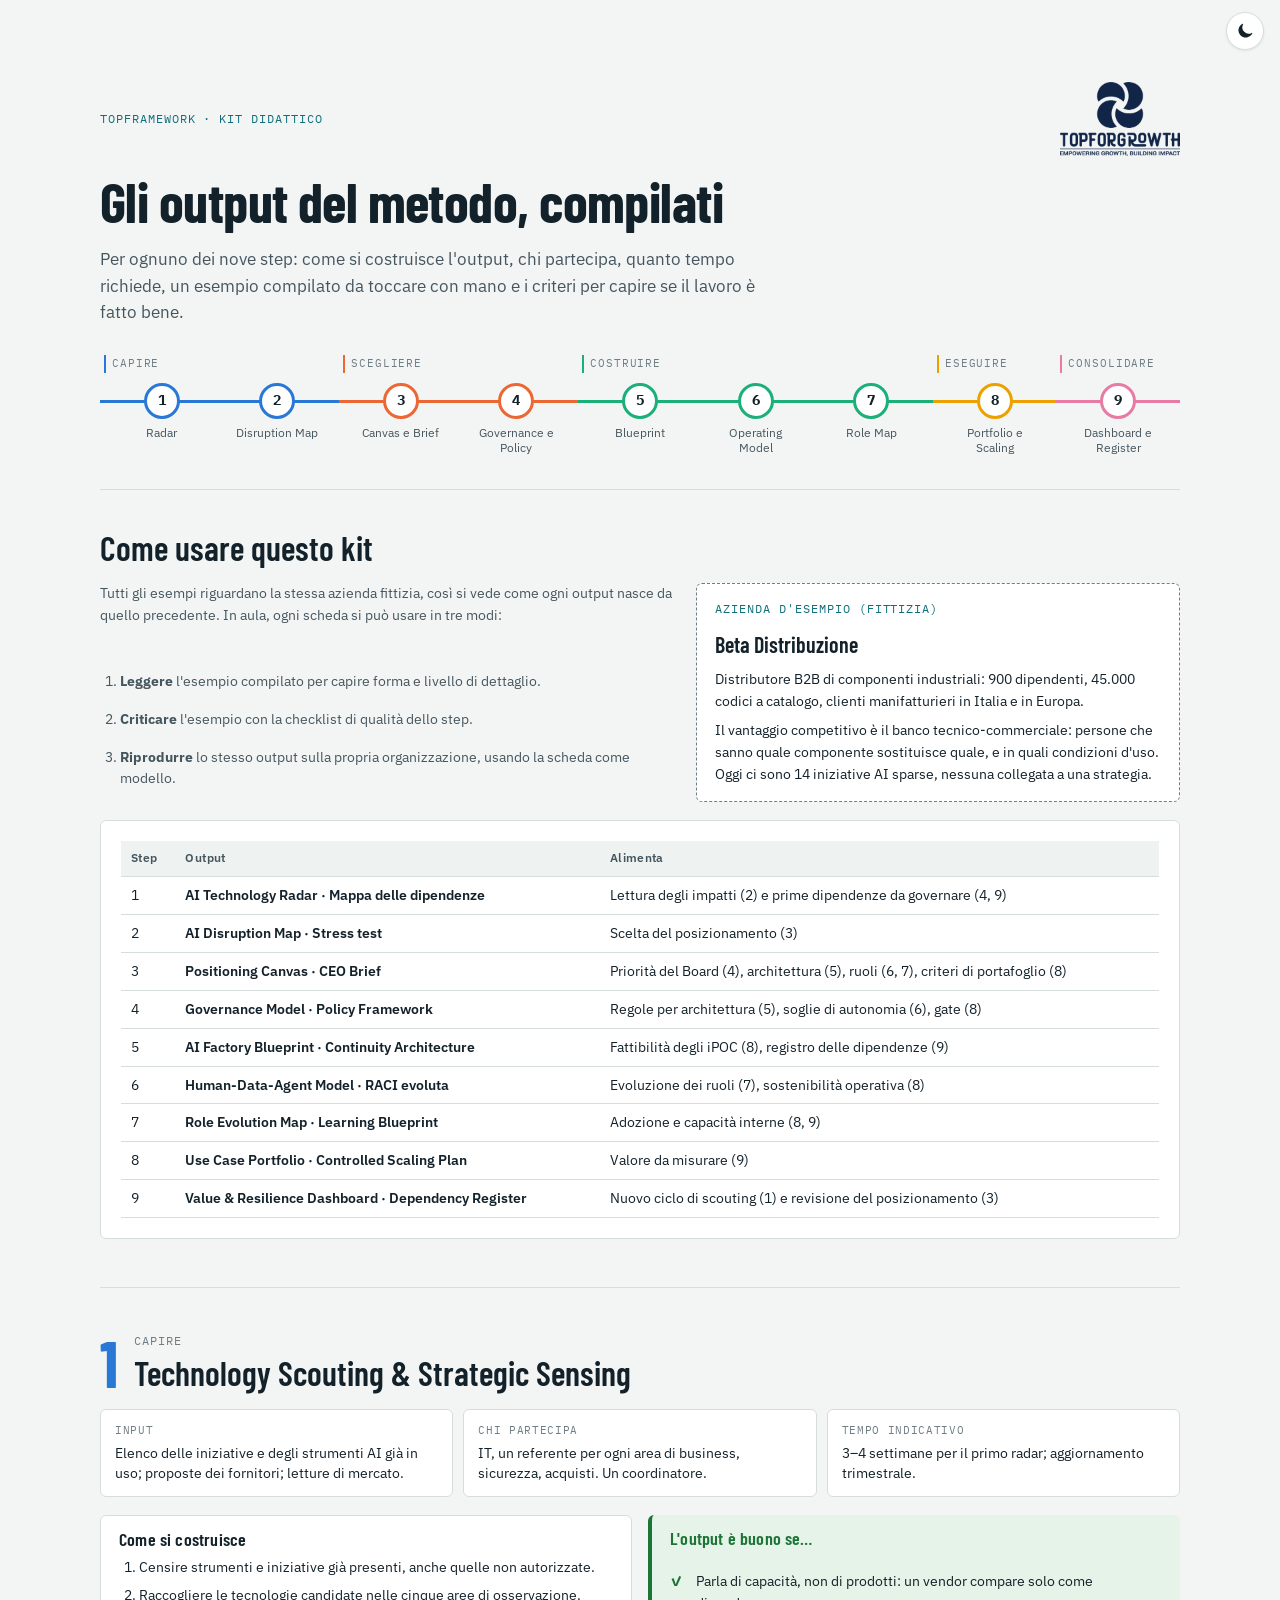
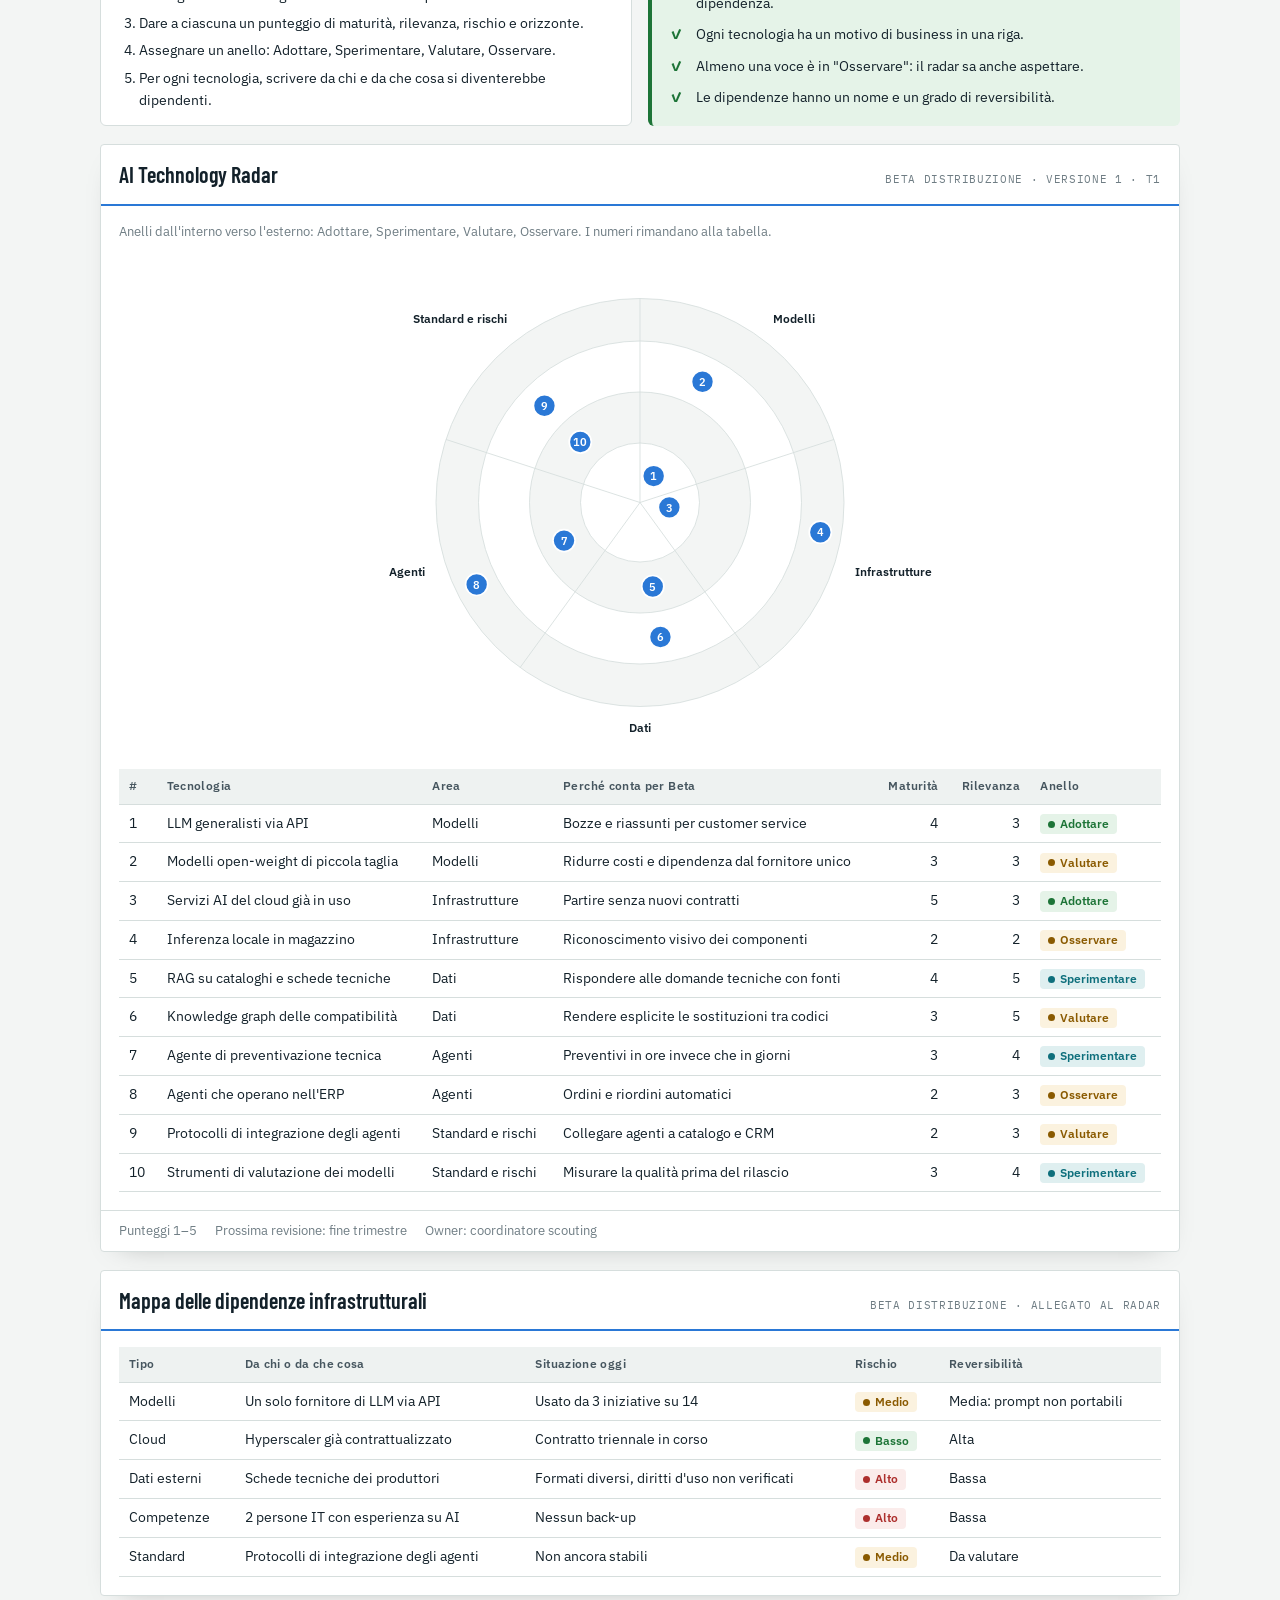
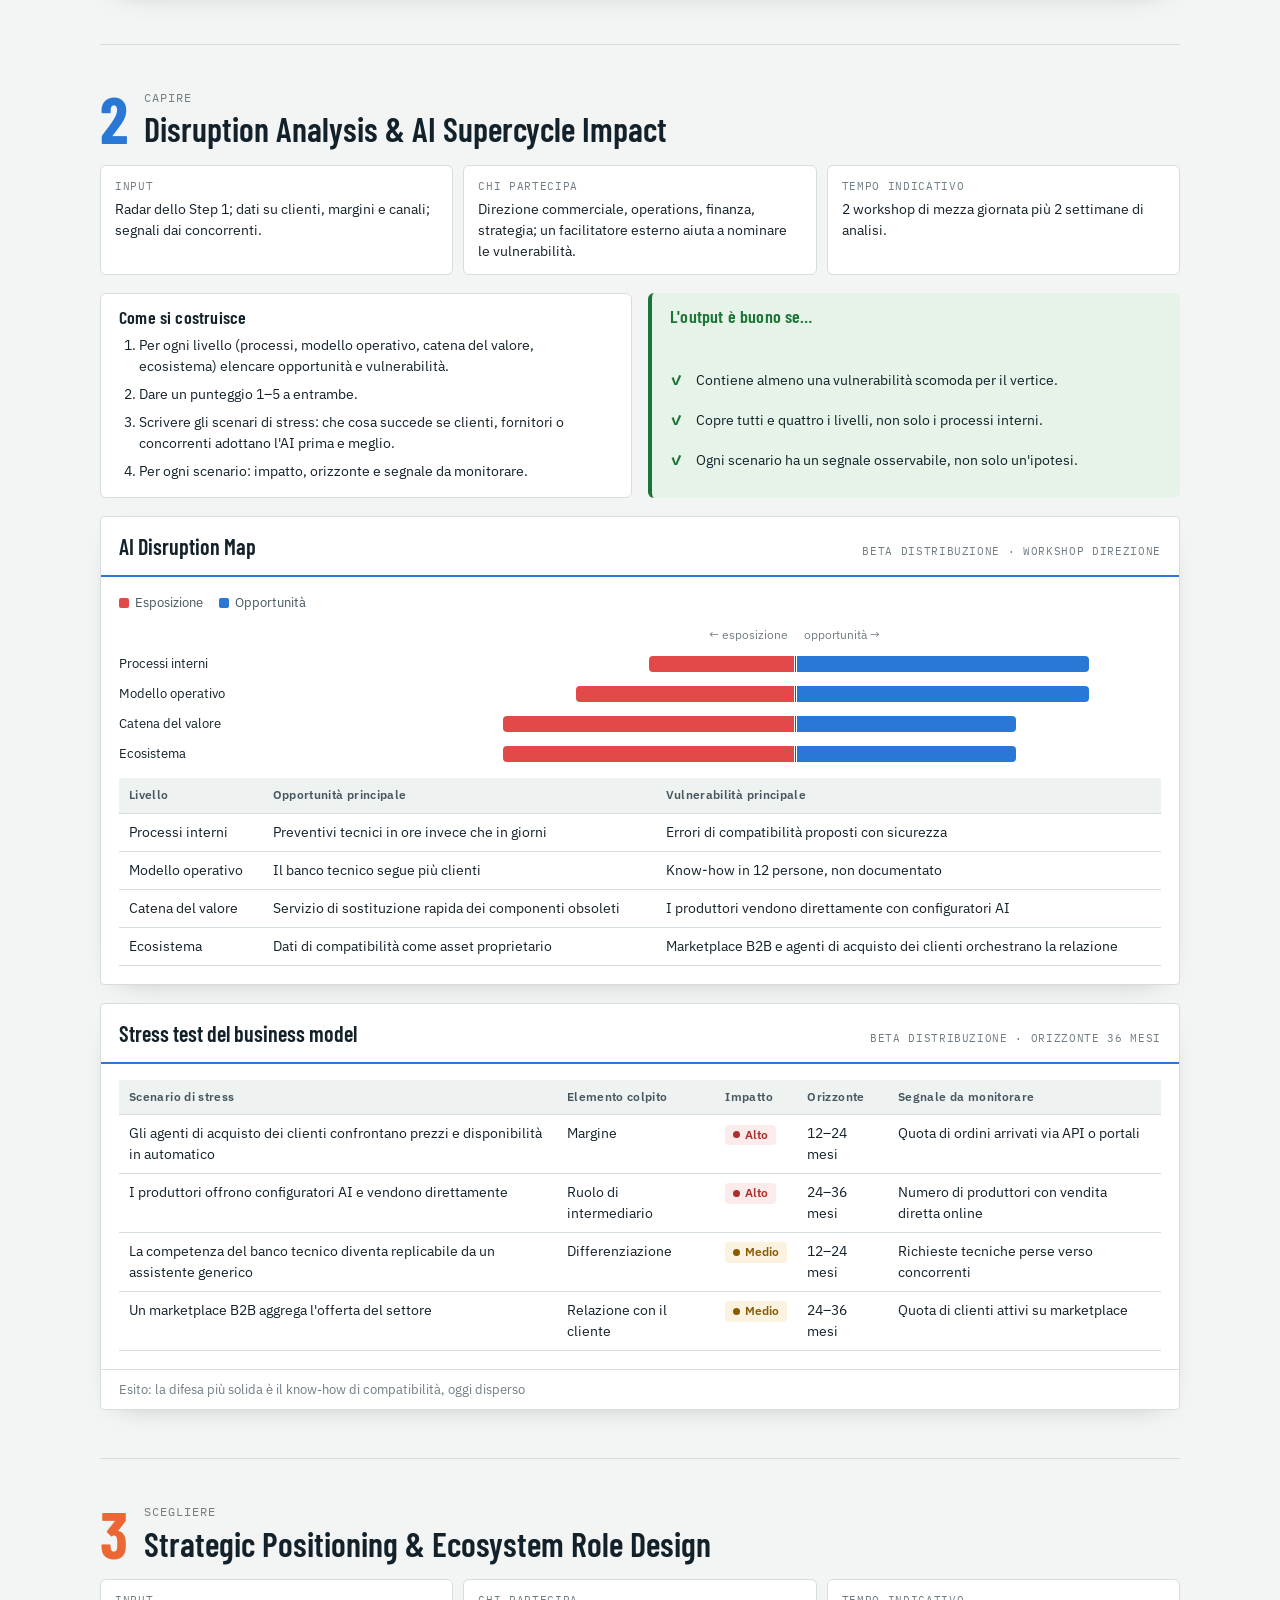
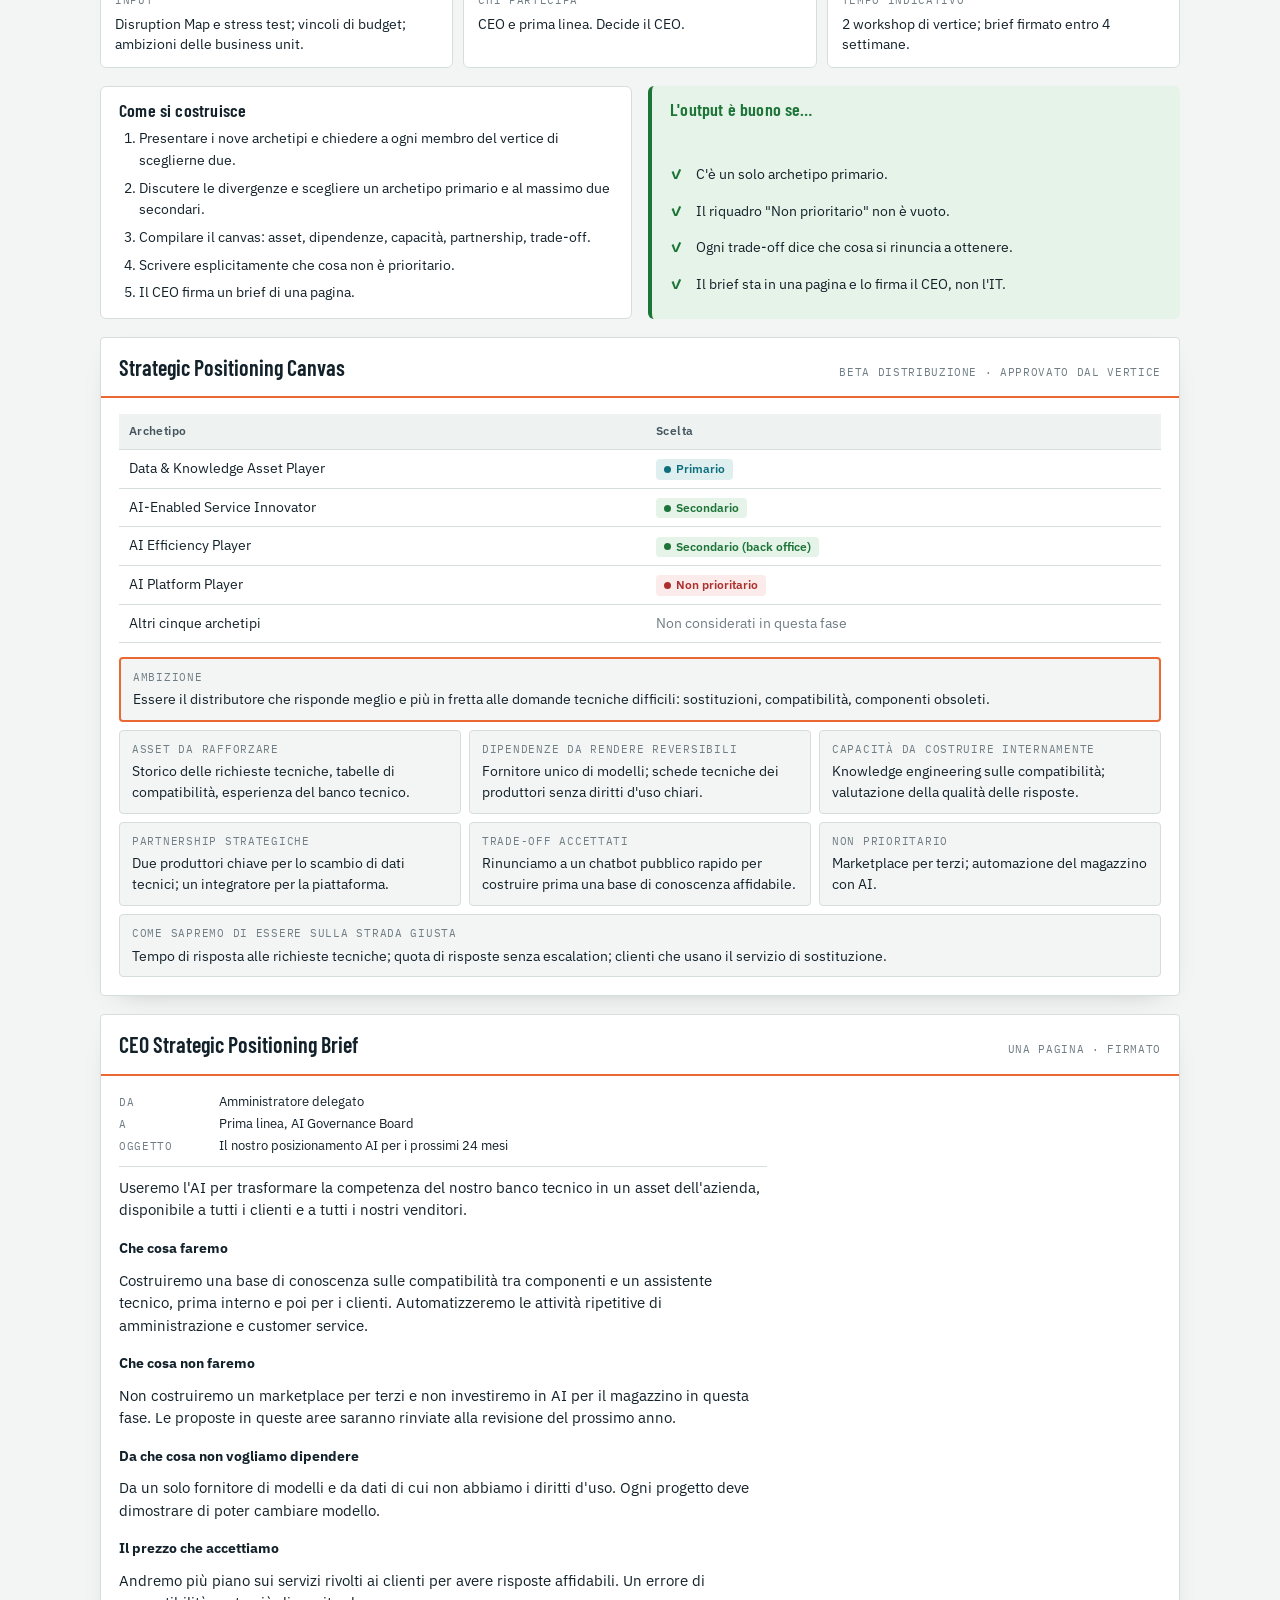
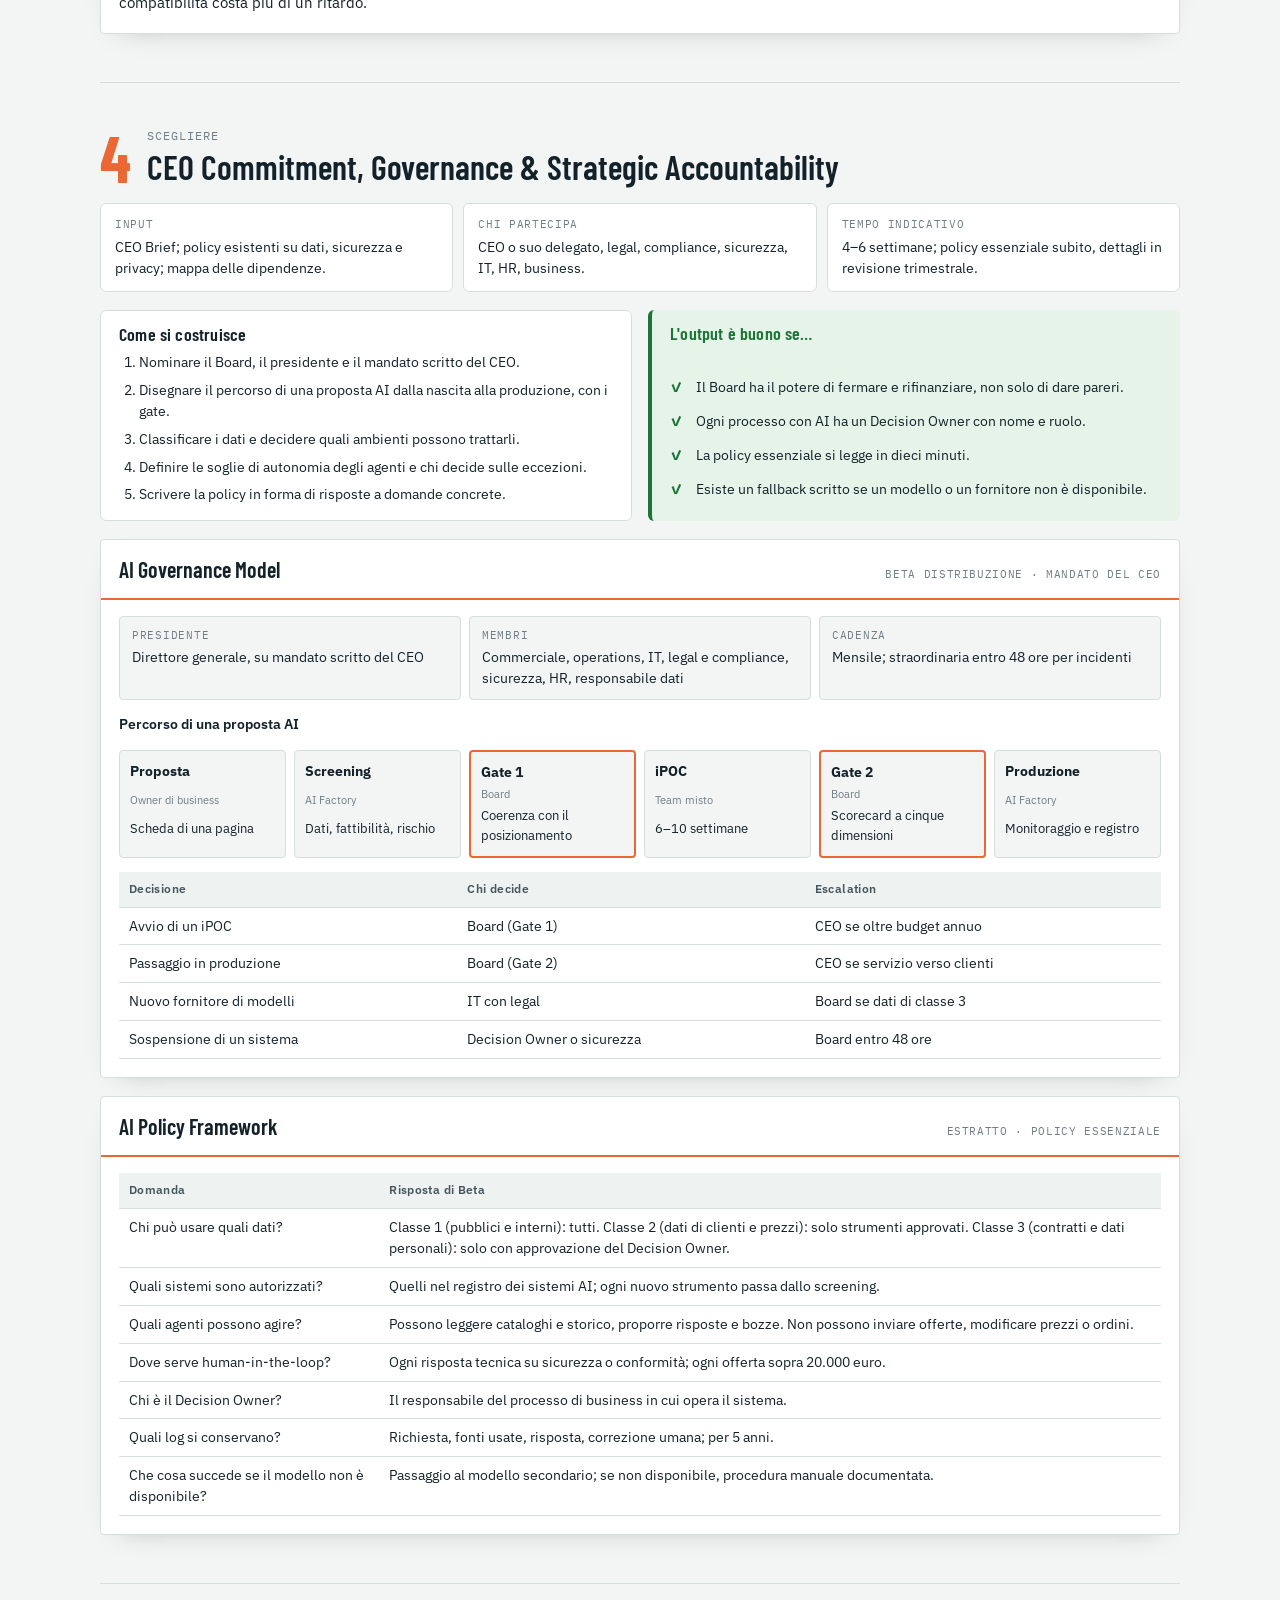
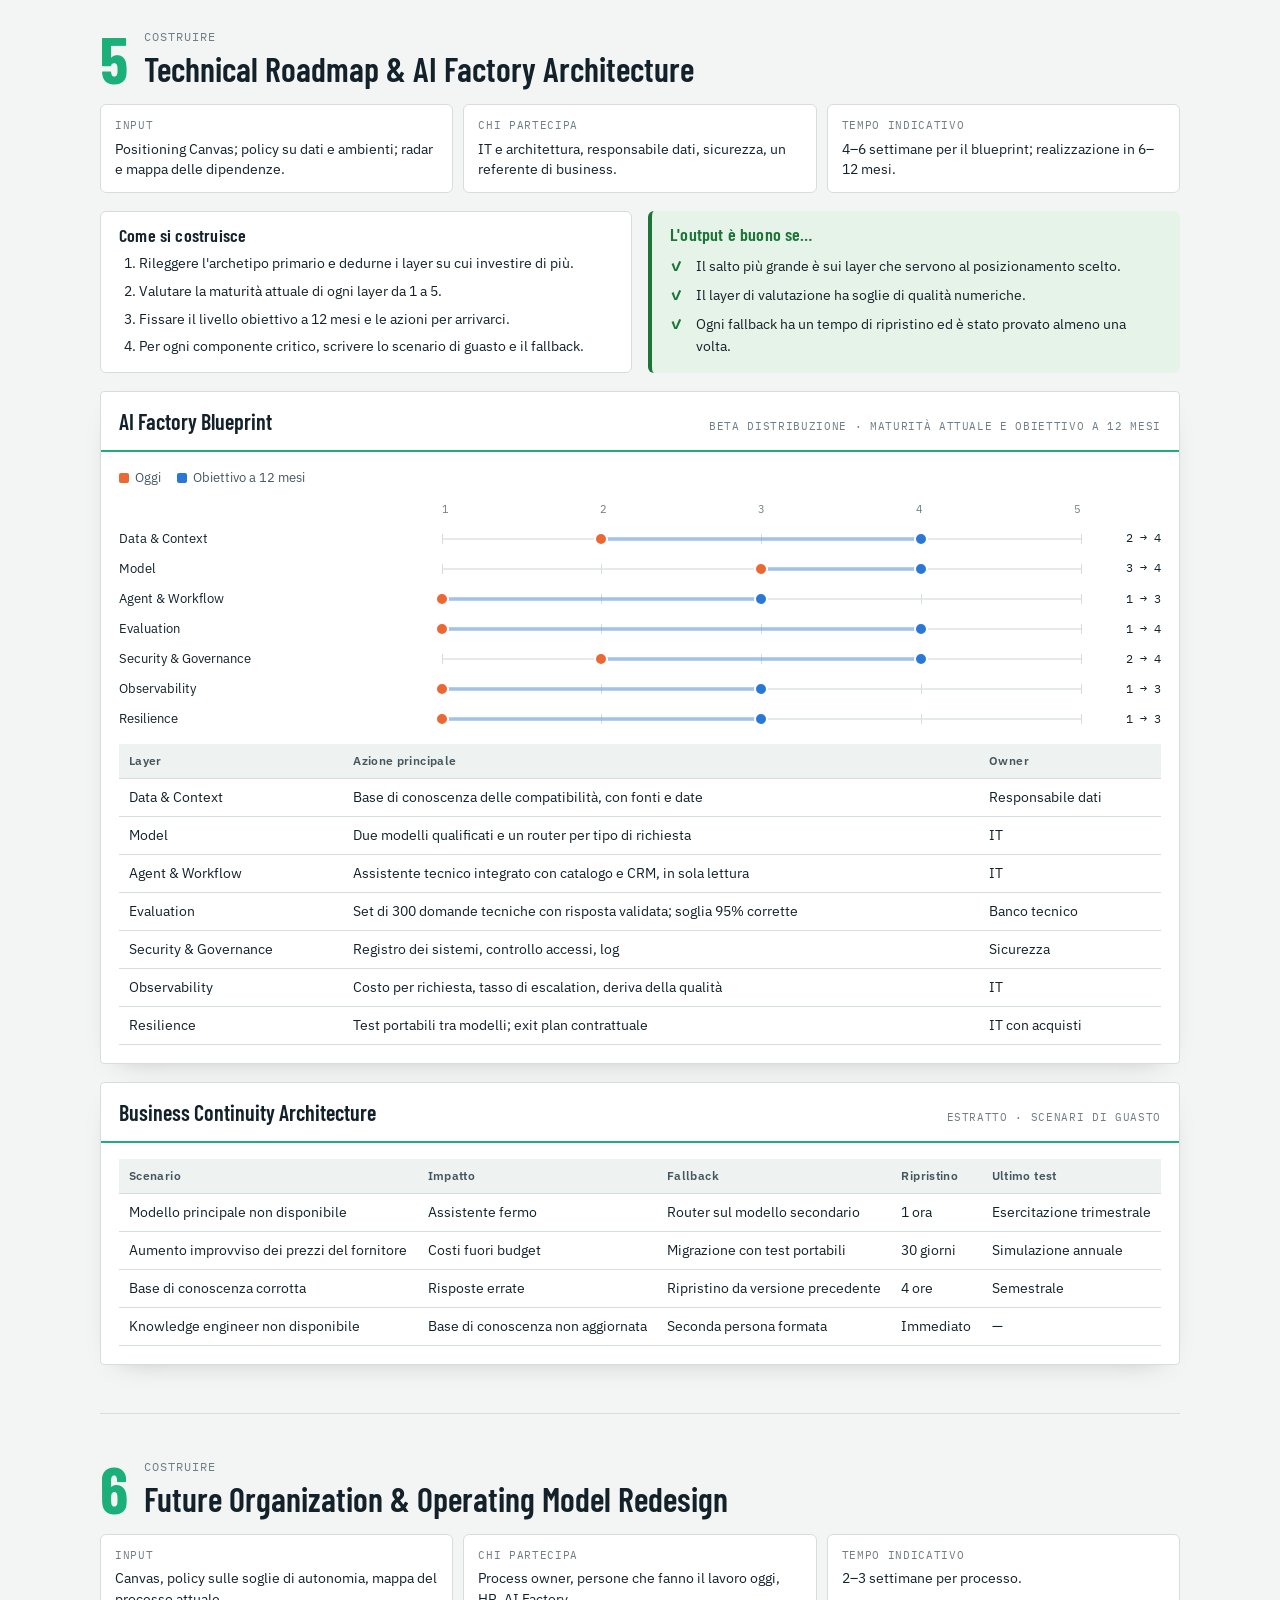
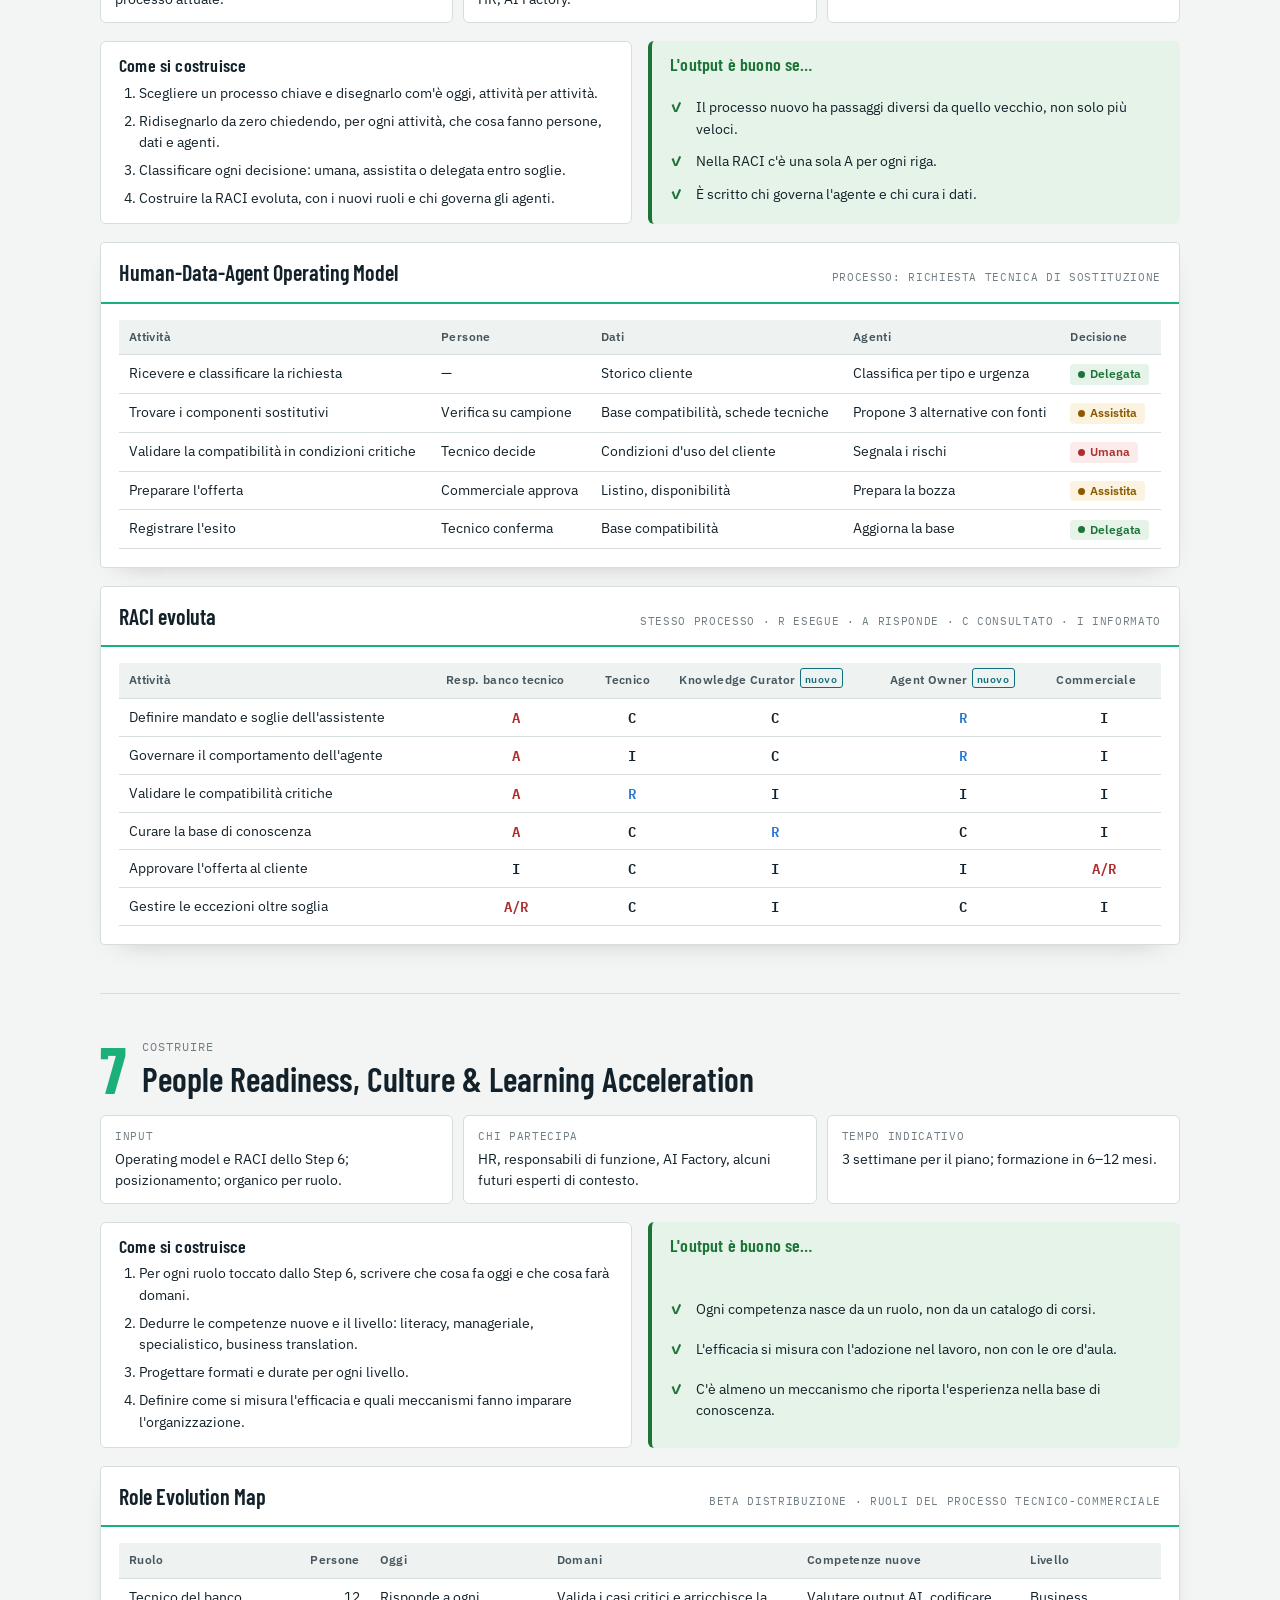
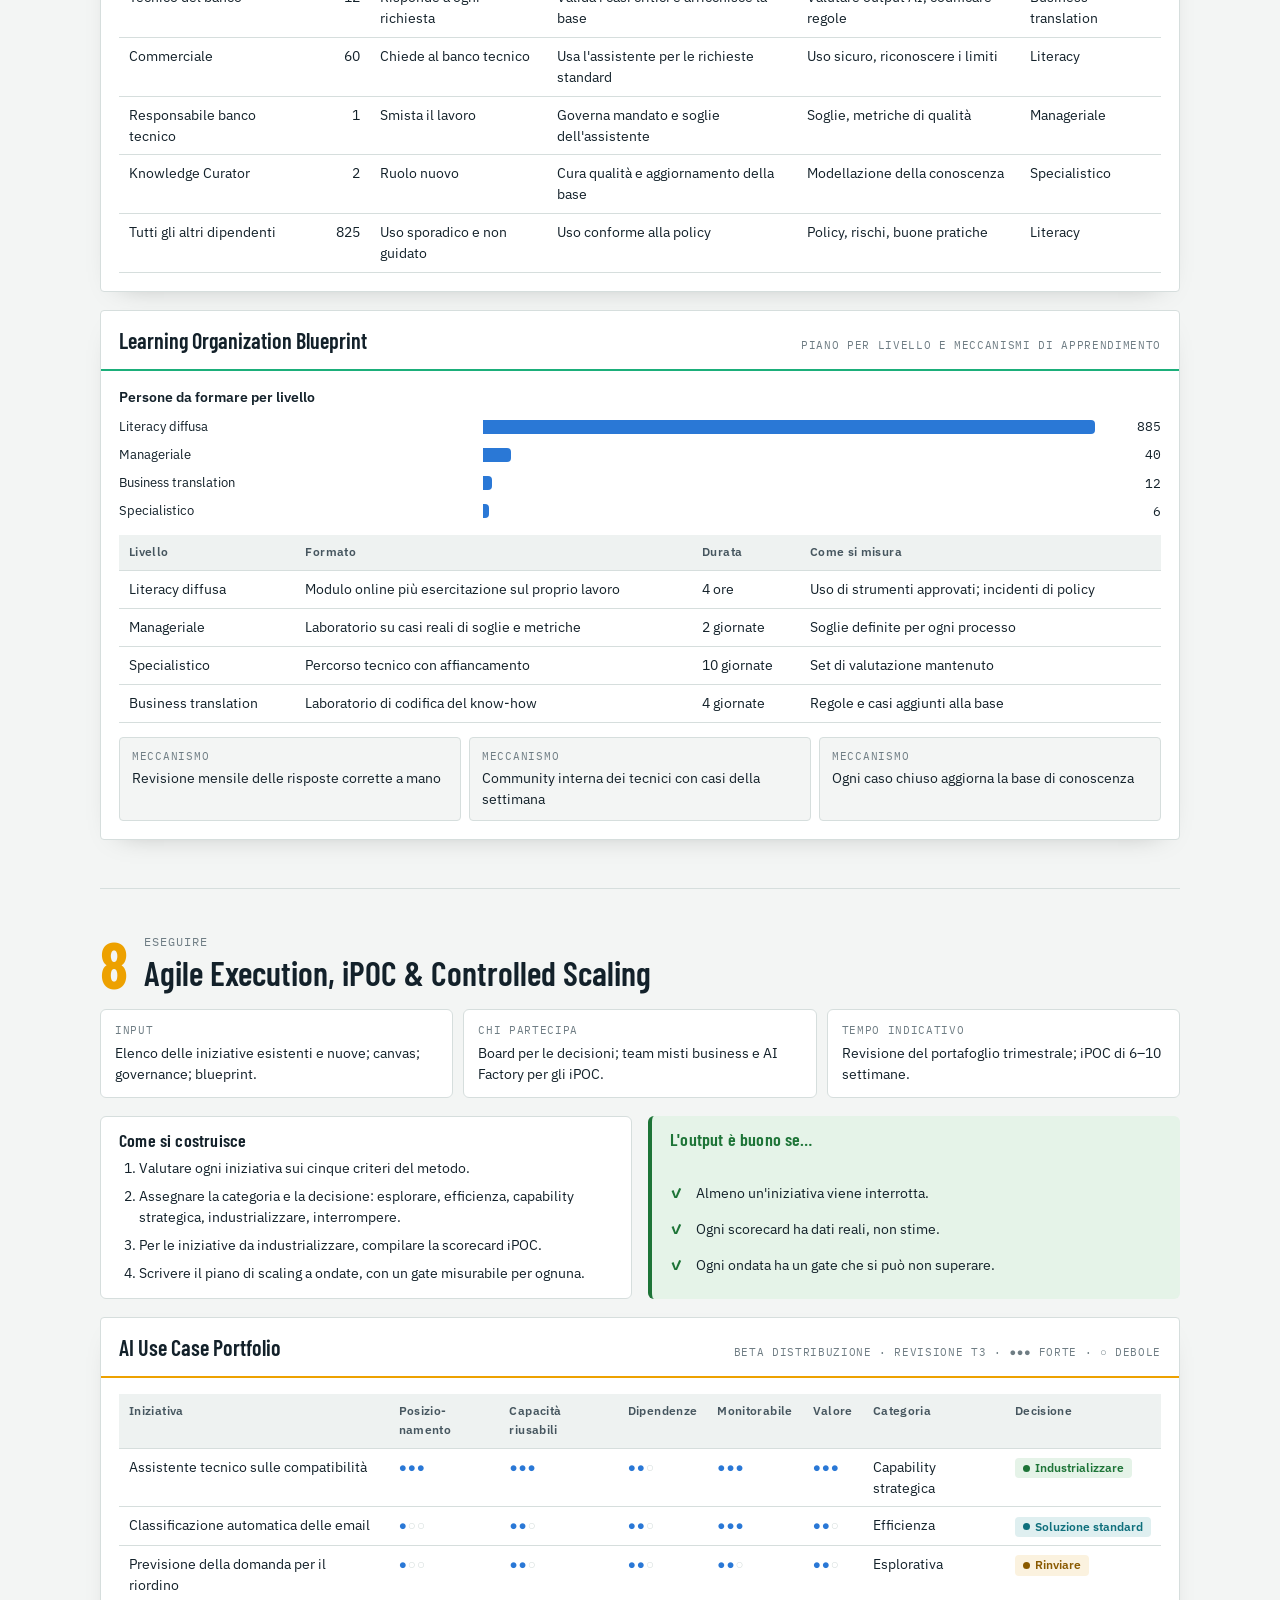
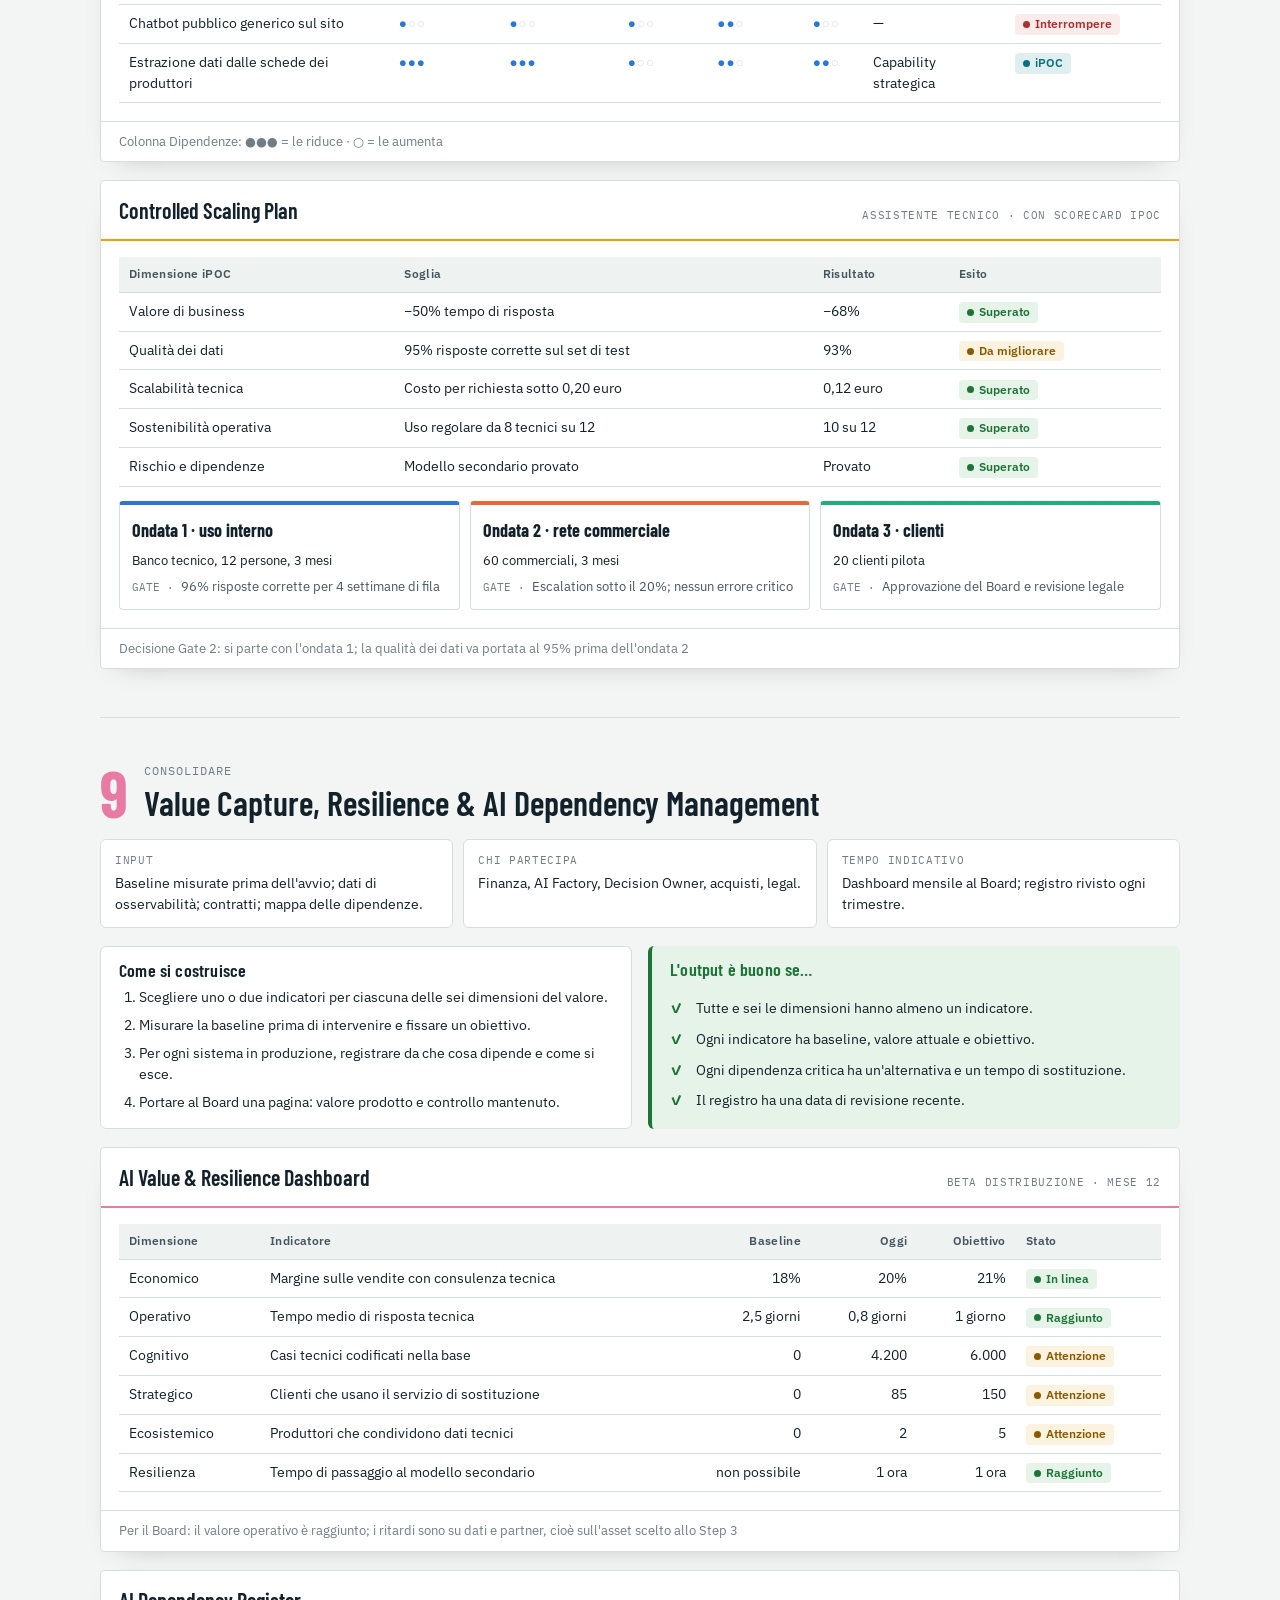
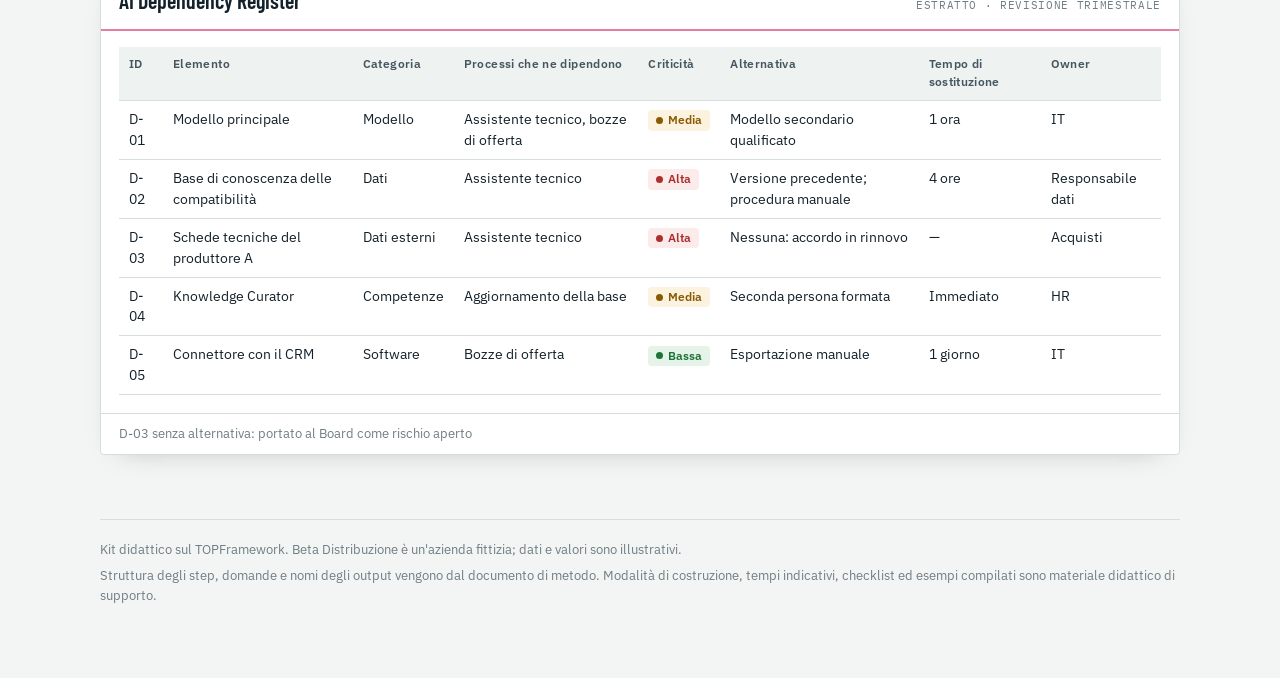
<file: concepts/TOPFramework_kit_output_v2.html>
<!doctype html>
<html lang="it">
<head>
<meta charset="utf-8">
<meta name="viewport" content="width=device-width,initial-scale=1">
<link rel="icon" href="../favicon.ico" sizes="any">
<link rel="icon" type="image/png" sizes="32x32" href="../assets/favicon/favicon-32.png">
<link rel="icon" type="image/png" sizes="192x192" href="../assets/favicon/favicon-192.png">
<link rel="apple-touch-icon" href="../assets/favicon/apple-touch-icon.png">
<script src="../assets/theme.js"></script>
<title>TOPFramework: gli output del metodo</title>
<link rel="preconnect" href="https://fonts.googleapis.com">
<link rel="preconnect" href="https://fonts.gstatic.com" crossorigin>
<link rel="stylesheet" href="https://fonts.googleapis.com/css2?family=Barlow+Condensed:wght@500;600;700&family=IBM+Plex+Mono:wght@500&family=IBM+Plex+Sans:wght@400;500;600&display=swap">
<style>
:root{
  --bg:#f3f5f4; --surface:#ffffff; --surface-2:#eef2f1;
  --ink:#13212a; --ink-2:#46565f; --muted:#6f7d84; --line:#d6dedd; --grid:#e6ebea;
  --accent:#0e6f7c; --accent-soft:#dfeff0;
  --err:#ad2f2d; --err-soft:#fbeceb; --warn:#8a5a00; --warn-soft:#fbf2df; --ok:#1d7437; --ok-soft:#e5f3e8;
  --s1:#2a78d6; --s2:#eb6834; --s3:#1baf7a; --s4:#eda100; --s5:#e87ba4; --neg:#e34948;
  --display:"Barlow Condensed","Arial Narrow",system-ui,sans-serif;
  --body:"IBM Plex Sans",system-ui,-apple-system,"Segoe UI",sans-serif;
  --mono:"IBM Plex Mono",ui-monospace,Menlo,Consolas,monospace;
}
@media (prefers-color-scheme: dark){
  :root:not([data-theme="light"]){
    color-scheme:dark;
    --bg:#0e1518; --surface:#152025; --surface-2:#1b292f;
    --ink:#e7eef0; --ink-2:#b4c1c6; --muted:#8b989d; --line:#2a3a41; --grid:#223137;
    --accent:#56b8c4; --accent-soft:#163539;
    --err:#f08a86; --err-soft:#3a1e1e; --warn:#e6b450; --warn-soft:#342811; --ok:#6ccf8a; --ok-soft:#173222;
    --s1:#3987e5; --s2:#d95926; --s3:#199e70; --s4:#c98500; --s5:#d55181; --neg:#e66767;
  }
}
:root[data-theme="dark"]{
  color-scheme:dark;
  --bg:#0e1518; --surface:#152025; --surface-2:#1b292f;
  --ink:#e7eef0; --ink-2:#b4c1c6; --muted:#8b989d; --line:#2a3a41; --grid:#223137;
  --accent:#56b8c4; --accent-soft:#163539;
  --err:#f08a86; --err-soft:#3a1e1e; --warn:#e6b450; --warn-soft:#342811; --ok:#6ccf8a; --ok-soft:#173222;
  --s1:#3987e5; --s2:#d95926; --s3:#199e70; --s4:#c98500; --s5:#d55181; --neg:#e66767;
}
*{box-sizing:border-box}
body{background:var(--bg);color:var(--ink);font-family:var(--body);font-size:15px;line-height:1.55;margin:0}
.wrap{max-width:1120px;margin:0 auto;padding-inline:20px;padding-block:32px 72px}
h1,h2,h3{font-family:var(--display);text-wrap:balance;margin:0;line-height:1.05}
h1{font-size:clamp(34px,6vw,56px);font-weight:700;letter-spacing:-.01em}
h2{font-size:clamp(26px,3.6vw,34px);font-weight:600}
h3{font-size:20px;font-weight:600;letter-spacing:.01em}
p{margin:0}
.eyebrow{font-family:var(--mono);font-size:12px;letter-spacing:.08em;text-transform:uppercase;color:var(--accent)}
.lead{font-size:17px;color:var(--ink-2);max-width:68ch}
.note{display:inline-flex;gap:8px;align-items:center;font-size:13px;color:var(--ink-2);background:var(--surface-2);border:1px solid var(--line);border-radius:4px;padding:4px 10px}
header.hero{display:grid;gap:16px;padding-bottom:28px;border-bottom:1px solid var(--line)}

/* Busbar navigation, drawn like a single-line diagram */
.busbar{overflow-x:auto;margin-top:8px;padding-bottom:6px}
.bus{display:flex;gap:0;min-width:760px;position:relative;padding-top:6px}
.mv{flex:1 1 0;display:flex;flex-direction:column;gap:10px;padding-inline:4px}
.mv[data-n="1"]{flex:1 1 0}.mv[data-n="2"]{flex:2 1 0}.mv[data-n="3"]{flex:3 1 0}
.mv-name{font-family:var(--mono);font-size:11px;letter-spacing:.08em;text-transform:uppercase;color:var(--muted);border-left:2px solid var(--mv);padding-left:6px}
.nodes{display:flex;justify-content:space-around;position:relative}
.nodes::before{content:"";position:absolute;left:-4px;right:-4px;top:17px;height:3px;background:var(--mv)}
.node{position:relative;display:flex;flex-direction:column;align-items:center;gap:6px;text-decoration:none;color:var(--ink);width:88px;text-align:center}
.node b{display:grid;place-items:center;width:36px;height:36px;border-radius:50%;background:var(--surface);border:3px solid var(--mv);font-family:var(--mono);font-size:14px;position:relative;z-index:1}
.node span{font-size:12px;line-height:1.25;color:var(--ink-2)}
.node:hover b,.node:focus-visible b{background:var(--mv);color:#fff}
.node:focus-visible{outline:2px solid var(--accent);outline-offset:4px;border-radius:4px}

section.block{padding-block:40px 8px;display:grid;gap:18px}
.card{background:var(--surface);border:1px solid var(--line);border-radius:6px;padding:20px}
.chart-title{font-weight:600;font-size:14px}
.chart-sub{font-size:13px;color:var(--muted)}
.legend{display:flex;flex-wrap:wrap;gap:6px 16px;font-size:12.5px;color:var(--ink-2)}
.legend i{display:inline-block;width:10px;height:10px;border-radius:2px;margin-right:6px;vertical-align:-1px}
.scroll{overflow-x:auto}
svg text{font-family:var(--body)}

/* Step sections */
.step{padding-block:44px 8px;border-top:1px solid var(--line);margin-top:40px;display:grid;gap:18px;scroll-margin-top:12px}
.step-head{display:grid;grid-template-columns:auto 1fr;gap:4px 16px;align-items:end}
.step-num{grid-row:span 2;font-family:var(--display);font-weight:700;font-size:64px;line-height:.85;color:var(--mv)}
.step-mv{font-family:var(--mono);font-size:12px;letter-spacing:.08em;text-transform:uppercase;color:var(--muted)}
.step-grid{display:grid;grid-template-columns:minmax(0,1.35fr) minmax(0,1fr);gap:20px;align-items:start}
@media (max-width:860px){.step-grid{grid-template-columns:1fr}}
.col{display:grid;gap:16px}
.story{display:grid;gap:10px;max-width:68ch}
.output{display:flex;flex-wrap:wrap;gap:8px;align-items:center;font-size:13px}
.output .tag{font-family:var(--mono);font-size:11px;letter-spacing:.06em;text-transform:uppercase;color:var(--muted)}
.pill{border:1px solid var(--accent);color:var(--accent);background:var(--accent-soft);border-radius:999px;padding:2px 10px;font-weight:500}

.risk{border-radius:6px;padding:16px 18px;display:grid;gap:10px}
.risk h3{font-size:18px;display:flex;gap:8px;align-items:center}
.risk.err{background:var(--err-soft);border-left:4px solid var(--err)}
.risk.err h3{color:var(--err)}
.risk.obs{background:var(--warn-soft);border-left:4px solid var(--warn)}
.risk.obs h3{color:var(--warn)}
.risk ul{margin:0;padding:0;list-style:none;display:grid;gap:8px}
.risk.err li{display:grid;grid-template-columns:18px 1fr;gap:6px;font-size:14px}
.risk.err li::before{content:"✕";color:var(--err);font-weight:700}
.obs-item{display:grid;gap:2px;font-size:14px;padding-top:8px;border-top:1px dashed color-mix(in srgb,var(--warn) 40%,transparent)}
.obs-item:first-of-type{border-top:0;padding-top:0}
.obs-item strong{font-weight:600}
.obs-item em{font-style:normal;color:var(--ink-2)}
.obs-item em::before{content:"→ ";color:var(--warn);font-weight:600}

table{border-collapse:collapse;width:100%;font-size:13.5px}
th,td{text-align:left;padding:8px 10px;border-bottom:1px solid var(--line);vertical-align:top}
th{font-weight:600;font-size:12px;letter-spacing:.03em;color:var(--ink-2);background:var(--surface-2)}
td.num,th.num{text-align:right;font-variant-numeric:tabular-nums}
.chip{display:inline-flex;align-items:center;gap:5px;font-size:12px;font-weight:600;border-radius:4px;padding:1px 8px;white-space:nowrap}
.chip::before{content:"";width:7px;height:7px;border-radius:50%;background:currentColor}
.c-hi{color:var(--err);background:var(--err-soft)}
.c-md{color:var(--warn);background:var(--warn-soft)}
.c-lo{color:var(--ok);background:var(--ok-soft)}
.c-neu{color:var(--accent);background:var(--accent-soft)}

/* HTML bar charts */
.hbars{display:grid;gap:8px}
.hb{display:grid;grid-template-columns:minmax(110px,34%) 1fr 56px;gap:10px;align-items:center;font-size:13px}
.hb .track{height:14px;position:relative}
.hb .fill{height:100%;border-radius:0 4px 4px 0;background:var(--s1)}
.hb .v{text-align:right;font-variant-numeric:tabular-nums;font-family:var(--mono);font-size:12.5px}
.hb[data-tip]{cursor:default}
.hb:hover .fill{filter:brightness(1.08)}
.div{display:grid;gap:10px}
.dv{display:grid;grid-template-columns:minmax(100px,30%) 1fr 1fr;gap:0;align-items:center;font-size:13px}
.dv .l{padding-right:10px}
.dv .neg{display:flex;justify-content:flex-end;border-right:1px solid var(--ink-2);height:16px}
.dv .pos{display:flex;height:16px}
.dv .neg i{background:var(--neg);height:100%;border-radius:4px 0 0 4px;margin-right:1px}
.dv .pos i{background:var(--s1);height:100%;border-radius:0 4px 4px 0;margin-left:1px}
.dv-axis{display:grid;grid-template-columns:minmax(100px,30%) 1fr 1fr;font-size:11.5px;color:var(--muted)}
.dv-axis span:nth-child(2){text-align:right;padding-right:8px}
.dv-axis span:nth-child(3){padding-left:8px}
.stack{display:flex;height:34px;gap:2px;border-radius:4px;overflow:hidden}
.stack div{display:flex;align-items:center;padding-left:10px;color:#fff;font-weight:600;font-size:13px;font-family:var(--mono)}
.kpis{display:grid;grid-template-columns:repeat(auto-fit,minmax(150px,1fr));gap:12px}
.kpi{border:1px solid var(--line);border-radius:6px;padding:12px 14px;background:var(--surface);display:grid;gap:2px}
.kpi b{font-family:var(--display);font-size:30px;font-weight:600;line-height:1}
.kpi span{font-size:12.5px;color:var(--ink-2)}
.kpi small{font-family:var(--mono);font-size:11px;color:var(--muted);text-transform:uppercase;letter-spacing:.06em}
.waves{display:grid;grid-template-columns:repeat(3,minmax(0,1fr));gap:10px}
@media (max-width:640px){.waves{grid-template-columns:1fr}}
.wave{border:1px solid var(--line);border-top:4px solid var(--s1);border-radius:4px;padding:12px;display:grid;gap:6px;font-size:13px;background:var(--surface)}
.wave b{font-family:var(--display);font-size:18px}
.wave .gate{color:var(--ink-2)}
.wave .gate::before{content:"Gate · ";font-family:var(--mono);font-size:11px;color:var(--muted);text-transform:uppercase}

#tip{position:fixed;pointer-events:none;z-index:10;background:var(--ink);color:var(--bg);font-size:12.5px;padding:6px 9px;border-radius:4px;max-width:260px;line-height:1.4;opacity:0;transition:opacity .12s}
@media (prefers-reduced-motion:reduce){#tip{transition:none}}
footer{margin-top:56px;padding-top:20px;border-top:1px solid var(--line);font-size:13px;color:var(--muted);display:grid;gap:6px}
</style>
<style>
.intro-grid{display:grid;grid-template-columns:minmax(0,1.2fr) minmax(0,1fr);gap:16px}
@media (max-width:820px){.intro-grid{grid-template-columns:1fr}}
.company{background:var(--surface);border:1px dashed var(--muted);border-radius:6px;padding:16px 18px;display:grid;gap:8px;font-size:14px}
.company b.name{font-family:var(--display);font-size:22px;font-weight:600}
.howto{display:grid;gap:8px;font-size:14px;color:var(--ink-2)}
.howto ol{margin:0;padding-left:20px;display:grid;gap:4px}
.facts{display:grid;grid-template-columns:repeat(3,minmax(0,1fr));gap:10px}
@media (max-width:760px){.facts{grid-template-columns:1fr}}
.fact{background:var(--surface);border:1px solid var(--line);border-radius:6px;padding:12px 14px;display:grid;gap:4px;font-size:13.5px;align-content:start}
.fact small{font-family:var(--mono);font-size:11px;letter-spacing:.06em;text-transform:uppercase;color:var(--muted)}
.build{display:grid;grid-template-columns:minmax(0,1fr) minmax(0,1fr);gap:16px}
@media (max-width:820px){.build{grid-template-columns:1fr}}
.steps-list{background:var(--surface);border:1px solid var(--line);border-radius:6px;padding:14px 18px;display:grid;gap:8px}
.steps-list h3{font-size:18px}
.steps-list ol{margin:0;padding-left:20px;display:grid;gap:6px;font-size:14px}
.check{background:var(--ok-soft);border-left:4px solid var(--ok);border-radius:6px;padding:14px 18px;display:grid;gap:8px}
.check h3{font-size:18px;color:var(--ok)}
.check ul{margin:0;padding:0;list-style:none;display:grid;gap:6px;font-size:14px}
.check li{display:grid;grid-template-columns:20px 1fr;gap:6px}
.check li::before{content:"✓";color:var(--ok);font-weight:700}
.sheet{background:var(--surface);border:1px solid var(--line);border-radius:4px;box-shadow:0 10px 28px -20px rgba(0,0,0,.35)}
.sheet-head{display:flex;justify-content:space-between;align-items:baseline;gap:6px 16px;flex-wrap:wrap;padding:12px 18px;border-bottom:2px solid var(--mv)}
.sheet-head b{font-family:var(--display);font-size:22px;font-weight:600}
.sheet-head span{font-family:var(--mono);font-size:11px;letter-spacing:.06em;text-transform:uppercase;color:var(--muted)}
.sheet-body{padding:16px 18px 18px;display:grid;gap:14px}
.sheet-foot{padding:10px 18px;border-top:1px solid var(--line);font-size:12.5px;color:var(--muted);display:flex;flex-wrap:wrap;gap:4px 18px}
.sheets{display:grid;gap:18px}
.canvas{display:grid;grid-template-columns:repeat(3,minmax(0,1fr));gap:8px}
@media (max-width:760px){.canvas{grid-template-columns:1fr}}
.box{border:1px solid var(--line);border-radius:4px;padding:10px 12px;display:grid;gap:4px;font-size:13.5px;align-content:start;background:var(--bg)}
.box small{font-family:var(--mono);font-size:10.5px;letter-spacing:.07em;text-transform:uppercase;color:var(--muted)}
.box.wide{grid-column:1/-1}
.box.hl{border-color:var(--mv);border-width:2px}
.memo{max-width:72ch;display:grid;gap:10px;font-size:14.5px}
.memo-meta{display:grid;grid-template-columns:90px 1fr;gap:2px 10px;font-size:13px;padding-bottom:10px;border-bottom:1px solid var(--line)}
.memo-meta span:nth-child(odd){font-family:var(--mono);font-size:11px;text-transform:uppercase;letter-spacing:.06em;color:var(--muted);padding-top:2px}
.memo h4{margin:6px 0 0;font-size:14px}
.flow{display:flex;flex-wrap:wrap;gap:8px;align-items:stretch}
.flow div{flex:1 1 130px;border:1px solid var(--line);border-radius:4px;padding:10px;font-size:13px;background:var(--bg);display:grid;gap:3px;position:relative}
.flow div b{font-size:13.5px}
.flow div.gate{border:2px solid var(--mv)}
.flow div small{color:var(--muted)}
.dots{font-family:var(--mono);letter-spacing:1px;color:var(--s1);white-space:nowrap}
.dots i{color:var(--line);font-style:normal}
.dumb{display:grid;gap:10px}
.db{display:grid;grid-template-columns:minmax(120px,30%) 1fr 70px;gap:10px;align-items:center;font-size:13px}
.db .trk{position:relative;height:18px}
.db .trk::before{content:"";position:absolute;left:0;right:0;top:8px;height:2px;background:var(--grid)}
.db .tk{position:absolute;top:4px;width:1px;height:10px;background:var(--line)}
.db .seg{position:absolute;top:7px;height:4px;background:var(--s1);opacity:.35;border-radius:2px}
.db .pt{position:absolute;top:2px;width:14px;height:14px;border-radius:50%;margin-left:-7px;border:2px solid var(--surface)}
.db .v{font-family:var(--mono);font-size:12px;text-align:right}
.raci td.c{text-align:center;font-family:var(--mono);font-weight:600}
.raci td.R{color:var(--s1)} .raci td.A{color:var(--err)}
.new{font-family:var(--mono);font-size:10px;letter-spacing:.06em;color:var(--accent);border:1px solid var(--accent);border-radius:3px;padding:0 4px;margin-left:4px;vertical-align:1px}
.chain{font-size:13.5px}
.chain td:nth-child(2){font-weight:600}
</style>

<style>
.brandbar{display:flex;justify-content:space-between;align-items:center;gap:12px 20px;flex-wrap:wrap}
.brand{display:inline-block;border-radius:4px;line-height:0}
.brand img{display:block;width:120px;height:auto}
.brand:hover img{opacity:.85}
.brand:focus-visible{outline:2px solid var(--accent);outline-offset:4px}
@media (max-width:480px){.brand img{width:96px}}
@media (prefers-color-scheme: dark){:root:not([data-theme="light"]) .brand img{filter:brightness(0) invert(1);opacity:.92}}
:root[data-theme="dark"] .brand img{filter:brightness(0) invert(1);opacity:.92}
</style>
</head>
<body>
<div class="wrap">
<header class="hero">
  <div class="brandbar"><div class="eyebrow">TOPFramework · kit didattico</div><a class="brand" href="https://topforgrowth.it/" target="_blank" rel="noopener" aria-label="TOPForGrowth: apri il sito" title="topforgrowth.it"><img src="[data-uri]" alt="TOPForGrowth" width="120" height="74"></a></div>
  <h1>Gli output del metodo, compilati</h1>
  <p class="lead">Per ognuno dei nove step: come si costruisce l'output, chi partecipa, quanto tempo richiede, un esempio compilato da toccare con mano e i criteri per capire se il lavoro è fatto bene.</p>

  <nav class="busbar" aria-label="Step del metodo">
    <div class="bus">
      <div class="mv" data-n="2" style="--mv:var(--s1)"><div class="mv-name">Capire</div><div class="nodes">
        <a class="node" href="#s1"><b>1</b><span>Radar</span></a>
        <a class="node" href="#s2"><b>2</b><span>Disruption Map</span></a></div></div>
      <div class="mv" data-n="2" style="--mv:var(--s2)"><div class="mv-name">Scegliere</div><div class="nodes">
        <a class="node" href="#s3"><b>3</b><span>Canvas e Brief</span></a>
        <a class="node" href="#s4"><b>4</b><span>Governance e Policy</span></a></div></div>
      <div class="mv" data-n="3" style="--mv:var(--s3)"><div class="mv-name">Costruire</div><div class="nodes">
        <a class="node" href="#s5"><b>5</b><span>Blueprint</span></a>
        <a class="node" href="#s6"><b>6</b><span>Operating Model</span></a>
        <a class="node" href="#s7"><b>7</b><span>Role Map</span></a></div></div>
      <div class="mv" data-n="1" style="--mv:var(--s4)"><div class="mv-name">Eseguire</div><div class="nodes">
        <a class="node" href="#s8"><b>8</b><span>Portfolio e Scaling</span></a></div></div>
      <div class="mv" data-n="1" style="--mv:var(--s5)"><div class="mv-name">Consolidare</div><div class="nodes">
        <a class="node" href="#s9"><b>9</b><span>Dashboard e Register</span></a></div></div>
    </div>
  </nav>
</header>

<section class="block" aria-labelledby="t-intro">
  <h2 id="t-intro">Come usare questo kit</h2>
  <div class="intro-grid">
    <div class="howto">
      <p>Tutti gli esempi riguardano la stessa azienda fittizia, così si vede come ogni output nasce da quello precedente. In aula, ogni scheda si può usare in tre modi:</p>
      <ol>
        <li><strong>Leggere</strong> l'esempio compilato per capire forma e livello di dettaglio.</li>
        <li><strong>Criticare</strong> l'esempio con la checklist di qualità dello step.</li>
        <li><strong>Riprodurre</strong> lo stesso output sulla propria organizzazione, usando la scheda come modello.</li>
      </ol>
    </div>
    <div class="company">
      <small class="eyebrow">Azienda d'esempio (fittizia)</small>
      <b class="name">Beta Distribuzione</b>
      <span>Distributore B2B di componenti industriali: 900 dipendenti, 45.000 codici a catalogo, clienti manifatturieri in Italia e in Europa.</span>
      <span>Il vantaggio competitivo è il banco tecnico-commerciale: persone che sanno quale componente sostituisce quale, e in quali condizioni d'uso. Oggi ci sono 14 iniziative AI sparse, nessuna collegata a una strategia.</span>
    </div>
  </div>
  <div class="card scroll"><table class="chain">
    <thead><tr><th>Step</th><th>Output</th><th>Alimenta</th></tr></thead>
    <tbody>
      <tr><td>1</td><td>AI Technology Radar · Mappa delle dipendenze</td><td>Lettura degli impatti (2) e prime dipendenze da governare (4, 9)</td></tr>
      <tr><td>2</td><td>AI Disruption Map · Stress test</td><td>Scelta del posizionamento (3)</td></tr>
      <tr><td>3</td><td>Positioning Canvas · CEO Brief</td><td>Priorità del Board (4), architettura (5), ruoli (6, 7), criteri di portafoglio (8)</td></tr>
      <tr><td>4</td><td>Governance Model · Policy Framework</td><td>Regole per architettura (5), soglie di autonomia (6), gate (8)</td></tr>
      <tr><td>5</td><td>AI Factory Blueprint · Continuity Architecture</td><td>Fattibilità degli iPOC (8), registro delle dipendenze (9)</td></tr>
      <tr><td>6</td><td>Human-Data-Agent Model · RACI evoluta</td><td>Evoluzione dei ruoli (7), sostenibilità operativa (8)</td></tr>
      <tr><td>7</td><td>Role Evolution Map · Learning Blueprint</td><td>Adozione e capacità interne (8, 9)</td></tr>
      <tr><td>8</td><td>Use Case Portfolio · Controlled Scaling Plan</td><td>Valore da misurare (9)</td></tr>
      <tr><td>9</td><td>Value &amp; Resilience Dashboard · Dependency Register</td><td>Nuovo ciclo di scouting (1) e revisione del posizionamento (3)</td></tr>
    </tbody></table></div>
</section>

<!-- ================= STEP 1 ================= -->
<article class="step" id="s1" style="--mv:var(--s1)">
  <div class="step-head"><div class="step-num">1</div><div class="step-mv">Capire</div><h2>Technology Scouting &amp; Strategic Sensing</h2></div>
  <div class="facts">
    <div class="fact"><small>Input</small>Elenco delle iniziative e degli strumenti AI già in uso; proposte dei fornitori; letture di mercato.</div>
    <div class="fact"><small>Chi partecipa</small>IT, un referente per ogni area di business, sicurezza, acquisti. Un coordinatore.</div>
    <div class="fact"><small>Tempo indicativo</small>3–4 settimane per il primo radar; aggiornamento trimestrale.</div>
  </div>
  <div class="build">
    <div class="steps-list"><h3>Come si costruisce</h3><ol>
      <li>Censire strumenti e iniziative già presenti, anche quelle non autorizzate.</li>
      <li>Raccogliere le tecnologie candidate nelle cinque aree di osservazione.</li>
      <li>Dare a ciascuna un punteggio di maturità, rilevanza, rischio e orizzonte.</li>
      <li>Assegnare un anello: Adottare, Sperimentare, Valutare, Osservare.</li>
      <li>Per ogni tecnologia, scrivere da chi e da che cosa si diventerebbe dipendenti.</li>
    </ol></div>
    <div class="check"><h3>L'output è buono se…</h3><ul>
      <li>Parla di capacità, non di prodotti: un vendor compare solo come dipendenza.</li>
      <li>Ogni tecnologia ha un motivo di business in una riga.</li>
      <li>Almeno una voce è in "Osservare": il radar sa anche aspettare.</li>
      <li>Le dipendenze hanno un nome e un grado di reversibilità.</li>
    </ul></div>
  </div>
  <div class="sheets">
    <div class="sheet">
      <div class="sheet-head"><b>AI Technology Radar</b><span>Beta Distribuzione · versione 1 · T1</span></div>
      <div class="sheet-body">
        <div class="chart-sub">Anelli dall'interno verso l'esterno: Adottare, Sperimentare, Valutare, Osservare. I numeri rimandano alla tabella.</div>
        <div class="scroll"><div id="radar" style="min-width:520px;max-width:680px;margin:0 auto"></div></div>
        <div class="scroll"><table>
          <thead><tr><th>#</th><th>Tecnologia</th><th>Area</th><th>Perché conta per Beta</th><th class="num">Maturità</th><th class="num">Rilevanza</th><th>Anello</th></tr></thead>
          <tbody id="radar-table"></tbody></table></div>
      </div>
      <div class="sheet-foot"><span>Punteggi 1–5</span><span>Prossima revisione: fine trimestre</span><span>Owner: coordinatore scouting</span></div>
    </div>
    <div class="sheet">
      <div class="sheet-head"><b>Mappa delle dipendenze infrastrutturali</b><span>Beta Distribuzione · allegato al radar</span></div>
      <div class="sheet-body"><div class="scroll"><table>
        <thead><tr><th>Tipo</th><th>Da chi o da che cosa</th><th>Situazione oggi</th><th>Rischio</th><th>Reversibilità</th></tr></thead>
        <tbody>
          <tr><td>Modelli</td><td>Un solo fornitore di LLM via API</td><td>Usato da 3 iniziative su 14</td><td><span class="chip c-md">Medio</span></td><td>Media: prompt non portabili</td></tr>
          <tr><td>Cloud</td><td>Hyperscaler già contrattualizzato</td><td>Contratto triennale in corso</td><td><span class="chip c-lo">Basso</span></td><td>Alta</td></tr>
          <tr><td>Dati esterni</td><td>Schede tecniche dei produttori</td><td>Formati diversi, diritti d'uso non verificati</td><td><span class="chip c-hi">Alto</span></td><td>Bassa</td></tr>
          <tr><td>Competenze</td><td>2 persone IT con esperienza su AI</td><td>Nessun back-up</td><td><span class="chip c-hi">Alto</span></td><td>Bassa</td></tr>
          <tr><td>Standard</td><td>Protocolli di integrazione degli agenti</td><td>Non ancora stabili</td><td><span class="chip c-md">Medio</span></td><td>Da valutare</td></tr>
        </tbody></table></div></div>
    </div>
  </div>
</article>

<!-- ================= STEP 2 ================= -->
<article class="step" id="s2" style="--mv:var(--s1)">
  <div class="step-head"><div class="step-num">2</div><div class="step-mv">Capire</div><h2>Disruption Analysis &amp; AI Supercycle Impact</h2></div>
  <div class="facts">
    <div class="fact"><small>Input</small>Radar dello Step 1; dati su clienti, margini e canali; segnali dai concorrenti.</div>
    <div class="fact"><small>Chi partecipa</small>Direzione commerciale, operations, finanza, strategia; un facilitatore esterno aiuta a nominare le vulnerabilità.</div>
    <div class="fact"><small>Tempo indicativo</small>2 workshop di mezza giornata più 2 settimane di analisi.</div>
  </div>
  <div class="build">
    <div class="steps-list"><h3>Come si costruisce</h3><ol>
      <li>Per ogni livello (processi, modello operativo, catena del valore, ecosistema) elencare opportunità e vulnerabilità.</li>
      <li>Dare un punteggio 1–5 a entrambe.</li>
      <li>Scrivere gli scenari di stress: che cosa succede se clienti, fornitori o concorrenti adottano l'AI prima e meglio.</li>
      <li>Per ogni scenario: impatto, orizzonte e segnale da monitorare.</li>
    </ol></div>
    <div class="check"><h3>L'output è buono se…</h3><ul>
      <li>Contiene almeno una vulnerabilità scomoda per il vertice.</li>
      <li>Copre tutti e quattro i livelli, non solo i processi interni.</li>
      <li>Ogni scenario ha un segnale osservabile, non solo un'ipotesi.</li>
    </ul></div>
  </div>
  <div class="sheets">
    <div class="sheet">
      <div class="sheet-head"><b>AI Disruption Map</b><span>Beta Distribuzione · workshop direzione</span></div>
      <div class="sheet-body">
        <div class="legend"><span><i style="background:var(--neg)"></i>Esposizione</span><span><i style="background:var(--s1)"></i>Opportunità</span></div>
        <div class="div" id="diverge"></div>
        <div class="scroll"><table>
          <thead><tr><th>Livello</th><th>Opportunità principale</th><th>Vulnerabilità principale</th></tr></thead>
          <tbody>
            <tr><td>Processi interni</td><td>Preventivi tecnici in ore invece che in giorni</td><td>Errori di compatibilità proposti con sicurezza</td></tr>
            <tr><td>Modello operativo</td><td>Il banco tecnico segue più clienti</td><td>Know-how in 12 persone, non documentato</td></tr>
            <tr><td>Catena del valore</td><td>Servizio di sostituzione rapida dei componenti obsoleti</td><td>I produttori vendono direttamente con configuratori AI</td></tr>
            <tr><td>Ecosistema</td><td>Dati di compatibilità come asset proprietario</td><td>Marketplace B2B e agenti di acquisto dei clienti orchestrano la relazione</td></tr>
          </tbody></table></div>
      </div>
    </div>
    <div class="sheet">
      <div class="sheet-head"><b>Stress test del business model</b><span>Beta Distribuzione · orizzonte 36 mesi</span></div>
      <div class="sheet-body"><div class="scroll"><table>
        <thead><tr><th>Scenario di stress</th><th>Elemento colpito</th><th>Impatto</th><th>Orizzonte</th><th>Segnale da monitorare</th></tr></thead>
        <tbody>
          <tr><td>Gli agenti di acquisto dei clienti confrontano prezzi e disponibilità in automatico</td><td>Margine</td><td><span class="chip c-hi">Alto</span></td><td>12–24 mesi</td><td>Quota di ordini arrivati via API o portali</td></tr>
          <tr><td>I produttori offrono configuratori AI e vendono direttamente</td><td>Ruolo di intermediario</td><td><span class="chip c-hi">Alto</span></td><td>24–36 mesi</td><td>Numero di produttori con vendita diretta online</td></tr>
          <tr><td>La competenza del banco tecnico diventa replicabile da un assistente generico</td><td>Differenziazione</td><td><span class="chip c-md">Medio</span></td><td>12–24 mesi</td><td>Richieste tecniche perse verso concorrenti</td></tr>
          <tr><td>Un marketplace B2B aggrega l'offerta del settore</td><td>Relazione con il cliente</td><td><span class="chip c-md">Medio</span></td><td>24–36 mesi</td><td>Quota di clienti attivi su marketplace</td></tr>
        </tbody></table></div></div>
      <div class="sheet-foot"><span>Esito: la difesa più solida è il know-how di compatibilità, oggi disperso</span></div>
    </div>
  </div>
</article>

<!-- ================= STEP 3 ================= -->
<article class="step" id="s3" style="--mv:var(--s2)">
  <div class="step-head"><div class="step-num">3</div><div class="step-mv">Scegliere</div><h2>Strategic Positioning &amp; Ecosystem Role Design</h2></div>
  <div class="facts">
    <div class="fact"><small>Input</small>Disruption Map e stress test; vincoli di budget; ambizioni delle business unit.</div>
    <div class="fact"><small>Chi partecipa</small>CEO e prima linea. Decide il CEO.</div>
    <div class="fact"><small>Tempo indicativo</small>2 workshop di vertice; brief firmato entro 4 settimane.</div>
  </div>
  <div class="build">
    <div class="steps-list"><h3>Come si costruisce</h3><ol>
      <li>Presentare i nove archetipi e chiedere a ogni membro del vertice di sceglierne due.</li>
      <li>Discutere le divergenze e scegliere un archetipo primario e al massimo due secondari.</li>
      <li>Compilare il canvas: asset, dipendenze, capacità, partnership, trade-off.</li>
      <li>Scrivere esplicitamente che cosa non è prioritario.</li>
      <li>Il CEO firma un brief di una pagina.</li>
    </ol></div>
    <div class="check"><h3>L'output è buono se…</h3><ul>
      <li>C'è un solo archetipo primario.</li>
      <li>Il riquadro "Non prioritario" non è vuoto.</li>
      <li>Ogni trade-off dice che cosa si rinuncia a ottenere.</li>
      <li>Il brief sta in una pagina e lo firma il CEO, non l'IT.</li>
    </ul></div>
  </div>
  <div class="sheets">
    <div class="sheet">
      <div class="sheet-head"><b>Strategic Positioning Canvas</b><span>Beta Distribuzione · approvato dal vertice</span></div>
      <div class="sheet-body">
        <div class="scroll"><table>
          <thead><tr><th>Archetipo</th><th>Scelta</th></tr></thead>
          <tbody>
            <tr><td>Data &amp; Knowledge Asset Player</td><td><span class="chip c-neu">Primario</span></td></tr>
            <tr><td>AI-Enabled Service Innovator</td><td><span class="chip c-lo">Secondario</span></td></tr>
            <tr><td>AI Efficiency Player</td><td><span class="chip c-lo">Secondario (back office)</span></td></tr>
            <tr><td>AI Platform Player</td><td><span class="chip c-hi">Non prioritario</span></td></tr>
            <tr><td>Altri cinque archetipi</td><td style="color:var(--muted)">Non considerati in questa fase</td></tr>
          </tbody></table></div>
        <div class="canvas">
          <div class="box wide hl"><small>Ambizione</small>Essere il distributore che risponde meglio e più in fretta alle domande tecniche difficili: sostituzioni, compatibilità, componenti obsoleti.</div>
          <div class="box"><small>Asset da rafforzare</small>Storico delle richieste tecniche, tabelle di compatibilità, esperienza del banco tecnico.</div>
          <div class="box"><small>Dipendenze da rendere reversibili</small>Fornitore unico di modelli; schede tecniche dei produttori senza diritti d'uso chiari.</div>
          <div class="box"><small>Capacità da costruire internamente</small>Knowledge engineering sulle compatibilità; valutazione della qualità delle risposte.</div>
          <div class="box"><small>Partnership strategiche</small>Due produttori chiave per lo scambio di dati tecnici; un integratore per la piattaforma.</div>
          <div class="box"><small>Trade-off accettati</small>Rinunciamo a un chatbot pubblico rapido per costruire prima una base di conoscenza affidabile.</div>
          <div class="box"><small>Non prioritario</small>Marketplace per terzi; automazione del magazzino con AI.</div>
          <div class="box wide"><small>Come sapremo di essere sulla strada giusta</small>Tempo di risposta alle richieste tecniche; quota di risposte senza escalation; clienti che usano il servizio di sostituzione.</div>
        </div>
      </div>
    </div>
    <div class="sheet">
      <div class="sheet-head"><b>CEO Strategic Positioning Brief</b><span>Una pagina · firmato</span></div>
      <div class="sheet-body"><div class="memo">
        <div class="memo-meta"><span>Da</span><span>Amministratore delegato</span><span>A</span><span>Prima linea, AI Governance Board</span><span>Oggetto</span><span>Il nostro posizionamento AI per i prossimi 24 mesi</span></div>
        <p>Useremo l'AI per trasformare la competenza del nostro banco tecnico in un asset dell'azienda, disponibile a tutti i clienti e a tutti i nostri venditori.</p>
        <h4>Che cosa faremo</h4>
        <p>Costruiremo una base di conoscenza sulle compatibilità tra componenti e un assistente tecnico, prima interno e poi per i clienti. Automatizzeremo le attività ripetitive di amministrazione e customer service.</p>
        <h4>Che cosa non faremo</h4>
        <p>Non costruiremo un marketplace per terzi e non investiremo in AI per il magazzino in questa fase. Le proposte in queste aree saranno rinviate alla revisione del prossimo anno.</p>
        <h4>Da che cosa non vogliamo dipendere</h4>
        <p>Da un solo fornitore di modelli e da dati di cui non abbiamo i diritti d'uso. Ogni progetto deve dimostrare di poter cambiare modello.</p>
        <h4>Il prezzo che accettiamo</h4>
        <p>Andremo più piano sui servizi rivolti ai clienti per avere risposte affidabili. Un errore di compatibilità costa più di un ritardo.</p>
      </div></div>
    </div>
  </div>
</article>

<!-- ================= STEP 4 ================= -->
<article class="step" id="s4" style="--mv:var(--s2)">
  <div class="step-head"><div class="step-num">4</div><div class="step-mv">Scegliere</div><h2>CEO Commitment, Governance &amp; Strategic Accountability</h2></div>
  <div class="facts">
    <div class="fact"><small>Input</small>CEO Brief; policy esistenti su dati, sicurezza e privacy; mappa delle dipendenze.</div>
    <div class="fact"><small>Chi partecipa</small>CEO o suo delegato, legal, compliance, sicurezza, IT, HR, business.</div>
    <div class="fact"><small>Tempo indicativo</small>4–6 settimane; policy essenziale subito, dettagli in revisione trimestrale.</div>
  </div>
  <div class="build">
    <div class="steps-list"><h3>Come si costruisce</h3><ol>
      <li>Nominare il Board, il presidente e il mandato scritto del CEO.</li>
      <li>Disegnare il percorso di una proposta AI dalla nascita alla produzione, con i gate.</li>
      <li>Classificare i dati e decidere quali ambienti possono trattarli.</li>
      <li>Definire le soglie di autonomia degli agenti e chi decide sulle eccezioni.</li>
      <li>Scrivere la policy in forma di risposte a domande concrete.</li>
    </ol></div>
    <div class="check"><h3>L'output è buono se…</h3><ul>
      <li>Il Board ha il potere di fermare e rifinanziare, non solo di dare pareri.</li>
      <li>Ogni processo con AI ha un Decision Owner con nome e ruolo.</li>
      <li>La policy essenziale si legge in dieci minuti.</li>
      <li>Esiste un fallback scritto se un modello o un fornitore non è disponibile.</li>
    </ul></div>
  </div>
  <div class="sheets">
    <div class="sheet">
      <div class="sheet-head"><b>AI Governance Model</b><span>Beta Distribuzione · mandato del CEO</span></div>
      <div class="sheet-body">
        <div class="canvas">
          <div class="box"><small>Presidente</small>Direttore generale, su mandato scritto del CEO</div>
          <div class="box"><small>Membri</small>Commerciale, operations, IT, legal e compliance, sicurezza, HR, responsabile dati</div>
          <div class="box"><small>Cadenza</small>Mensile; straordinaria entro 48 ore per incidenti</div>
        </div>
        <div class="chart-title">Percorso di una proposta AI</div>
        <div class="flow">
          <div><b>Proposta</b><small>Owner di business</small>Scheda di una pagina</div>
          <div><b>Screening</b><small>AI Factory</small>Dati, fattibilità, rischio</div>
          <div class="gate"><b>Gate 1</b><small>Board</small>Coerenza con il posizionamento</div>
          <div><b>iPOC</b><small>Team misto</small>6–10 settimane</div>
          <div class="gate"><b>Gate 2</b><small>Board</small>Scorecard a cinque dimensioni</div>
          <div><b>Produzione</b><small>AI Factory</small>Monitoraggio e registro</div>
        </div>
        <div class="scroll"><table>
          <thead><tr><th>Decisione</th><th>Chi decide</th><th>Escalation</th></tr></thead>
          <tbody>
            <tr><td>Avvio di un iPOC</td><td>Board (Gate 1)</td><td>CEO se oltre budget annuo</td></tr>
            <tr><td>Passaggio in produzione</td><td>Board (Gate 2)</td><td>CEO se servizio verso clienti</td></tr>
            <tr><td>Nuovo fornitore di modelli</td><td>IT con legal</td><td>Board se dati di classe 3</td></tr>
            <tr><td>Sospensione di un sistema</td><td>Decision Owner o sicurezza</td><td>Board entro 48 ore</td></tr>
          </tbody></table></div>
      </div>
    </div>
    <div class="sheet">
      <div class="sheet-head"><b>AI Policy Framework</b><span>Estratto · policy essenziale</span></div>
      <div class="sheet-body"><div class="scroll"><table>
        <thead><tr><th>Domanda</th><th>Risposta di Beta</th></tr></thead>
        <tbody>
          <tr><td>Chi può usare quali dati?</td><td>Classe 1 (pubblici e interni): tutti. Classe 2 (dati di clienti e prezzi): solo strumenti approvati. Classe 3 (contratti e dati personali): solo con approvazione del Decision Owner.</td></tr>
          <tr><td>Quali sistemi sono autorizzati?</td><td>Quelli nel registro dei sistemi AI; ogni nuovo strumento passa dallo screening.</td></tr>
          <tr><td>Quali agenti possono agire?</td><td>Possono leggere cataloghi e storico, proporre risposte e bozze. Non possono inviare offerte, modificare prezzi o ordini.</td></tr>
          <tr><td>Dove serve human-in-the-loop?</td><td>Ogni risposta tecnica su sicurezza o conformità; ogni offerta sopra 20.000 euro.</td></tr>
          <tr><td>Chi è il Decision Owner?</td><td>Il responsabile del processo di business in cui opera il sistema.</td></tr>
          <tr><td>Quali log si conservano?</td><td>Richiesta, fonti usate, risposta, correzione umana; per 5 anni.</td></tr>
          <tr><td>Che cosa succede se il modello non è disponibile?</td><td>Passaggio al modello secondario; se non disponibile, procedura manuale documentata.</td></tr>
        </tbody></table></div></div>
    </div>
  </div>
</article>

<!-- ================= STEP 5 ================= -->
<article class="step" id="s5" style="--mv:var(--s3)">
  <div class="step-head"><div class="step-num">5</div><div class="step-mv">Costruire</div><h2>Technical Roadmap &amp; AI Factory Architecture</h2></div>
  <div class="facts">
    <div class="fact"><small>Input</small>Positioning Canvas; policy su dati e ambienti; radar e mappa delle dipendenze.</div>
    <div class="fact"><small>Chi partecipa</small>IT e architettura, responsabile dati, sicurezza, un referente di business.</div>
    <div class="fact"><small>Tempo indicativo</small>4–6 settimane per il blueprint; realizzazione in 6–12 mesi.</div>
  </div>
  <div class="build">
    <div class="steps-list"><h3>Come si costruisce</h3><ol>
      <li>Rileggere l'archetipo primario e dedurne i layer su cui investire di più.</li>
      <li>Valutare la maturità attuale di ogni layer da 1 a 5.</li>
      <li>Fissare il livello obiettivo a 12 mesi e le azioni per arrivarci.</li>
      <li>Per ogni componente critico, scrivere lo scenario di guasto e il fallback.</li>
    </ol></div>
    <div class="check"><h3>L'output è buono se…</h3><ul>
      <li>Il salto più grande è sui layer che servono al posizionamento scelto.</li>
      <li>Il layer di valutazione ha soglie di qualità numeriche.</li>
      <li>Ogni fallback ha un tempo di ripristino ed è stato provato almeno una volta.</li>
    </ul></div>
  </div>
  <div class="sheets">
    <div class="sheet">
      <div class="sheet-head"><b>AI Factory Blueprint</b><span>Beta Distribuzione · maturità attuale e obiettivo a 12 mesi</span></div>
      <div class="sheet-body">
        <div class="legend"><span><i style="background:var(--s2)"></i>Oggi</span><span><i style="background:var(--s1)"></i>Obiettivo a 12 mesi</span></div>
        <div class="dumb" id="dumb"></div>
        <div class="scroll"><table>
          <thead><tr><th>Layer</th><th>Azione principale</th><th>Owner</th></tr></thead>
          <tbody>
            <tr><td>Data &amp; Context</td><td>Base di conoscenza delle compatibilità, con fonti e date</td><td>Responsabile dati</td></tr>
            <tr><td>Model</td><td>Due modelli qualificati e un router per tipo di richiesta</td><td>IT</td></tr>
            <tr><td>Agent &amp; Workflow</td><td>Assistente tecnico integrato con catalogo e CRM, in sola lettura</td><td>IT</td></tr>
            <tr><td>Evaluation</td><td>Set di 300 domande tecniche con risposta validata; soglia 95% corrette</td><td>Banco tecnico</td></tr>
            <tr><td>Security &amp; Governance</td><td>Registro dei sistemi, controllo accessi, log</td><td>Sicurezza</td></tr>
            <tr><td>Observability</td><td>Costo per richiesta, tasso di escalation, deriva della qualità</td><td>IT</td></tr>
            <tr><td>Resilience</td><td>Test portabili tra modelli; exit plan contrattuale</td><td>IT con acquisti</td></tr>
          </tbody></table></div>
      </div>
    </div>
    <div class="sheet">
      <div class="sheet-head"><b>Business Continuity Architecture</b><span>Estratto · scenari di guasto</span></div>
      <div class="sheet-body"><div class="scroll"><table>
        <thead><tr><th>Scenario</th><th>Impatto</th><th>Fallback</th><th>Ripristino</th><th>Ultimo test</th></tr></thead>
        <tbody>
          <tr><td>Modello principale non disponibile</td><td>Assistente fermo</td><td>Router sul modello secondario</td><td>1 ora</td><td>Esercitazione trimestrale</td></tr>
          <tr><td>Aumento improvviso dei prezzi del fornitore</td><td>Costi fuori budget</td><td>Migrazione con test portabili</td><td>30 giorni</td><td>Simulazione annuale</td></tr>
          <tr><td>Base di conoscenza corrotta</td><td>Risposte errate</td><td>Ripristino da versione precedente</td><td>4 ore</td><td>Semestrale</td></tr>
          <tr><td>Knowledge engineer non disponibile</td><td>Base di conoscenza non aggiornata</td><td>Seconda persona formata</td><td>Immediato</td><td>—</td></tr>
        </tbody></table></div></div>
    </div>
  </div>
</article>

<!-- ================= STEP 6 ================= -->
<article class="step" id="s6" style="--mv:var(--s3)">
  <div class="step-head"><div class="step-num">6</div><div class="step-mv">Costruire</div><h2>Future Organization &amp; Operating Model Redesign</h2></div>
  <div class="facts">
    <div class="fact"><small>Input</small>Canvas, policy sulle soglie di autonomia, mappa del processo attuale.</div>
    <div class="fact"><small>Chi partecipa</small>Process owner, persone che fanno il lavoro oggi, HR, AI Factory.</div>
    <div class="fact"><small>Tempo indicativo</small>2–3 settimane per processo.</div>
  </div>
  <div class="build">
    <div class="steps-list"><h3>Come si costruisce</h3><ol>
      <li>Scegliere un processo chiave e disegnarlo com'è oggi, attività per attività.</li>
      <li>Ridisegnarlo da zero chiedendo, per ogni attività, che cosa fanno persone, dati e agenti.</li>
      <li>Classificare ogni decisione: umana, assistita o delegata entro soglie.</li>
      <li>Costruire la RACI evoluta, con i nuovi ruoli e chi governa gli agenti.</li>
    </ol></div>
    <div class="check"><h3>L'output è buono se…</h3><ul>
      <li>Il processo nuovo ha passaggi diversi da quello vecchio, non solo più veloci.</li>
      <li>Nella RACI c'è una sola A per ogni riga.</li>
      <li>È scritto chi governa l'agente e chi cura i dati.</li>
    </ul></div>
  </div>
  <div class="sheets">
    <div class="sheet">
      <div class="sheet-head"><b>Human-Data-Agent Operating Model</b><span>Processo: richiesta tecnica di sostituzione</span></div>
      <div class="sheet-body"><div class="scroll"><table>
        <thead><tr><th>Attività</th><th>Persone</th><th>Dati</th><th>Agenti</th><th>Decisione</th></tr></thead>
        <tbody>
          <tr><td>Ricevere e classificare la richiesta</td><td>—</td><td>Storico cliente</td><td>Classifica per tipo e urgenza</td><td><span class="chip c-lo">Delegata</span></td></tr>
          <tr><td>Trovare i componenti sostitutivi</td><td>Verifica su campione</td><td>Base compatibilità, schede tecniche</td><td>Propone 3 alternative con fonti</td><td><span class="chip c-md">Assistita</span></td></tr>
          <tr><td>Validare la compatibilità in condizioni critiche</td><td>Tecnico decide</td><td>Condizioni d'uso del cliente</td><td>Segnala i rischi</td><td><span class="chip c-hi">Umana</span></td></tr>
          <tr><td>Preparare l'offerta</td><td>Commerciale approva</td><td>Listino, disponibilità</td><td>Prepara la bozza</td><td><span class="chip c-md">Assistita</span></td></tr>
          <tr><td>Registrare l'esito</td><td>Tecnico conferma</td><td>Base compatibilità</td><td>Aggiorna la base</td><td><span class="chip c-lo">Delegata</span></td></tr>
        </tbody></table></div></div>
    </div>
    <div class="sheet">
      <div class="sheet-head"><b>RACI evoluta</b><span>Stesso processo · R esegue · A risponde · C consultato · I informato</span></div>
      <div class="sheet-body"><div class="scroll"><table class="raci">
        <thead><tr><th>Attività</th><th>Resp. banco tecnico</th><th>Tecnico</th><th>Knowledge Curator<span class="new">nuovo</span></th><th>Agent Owner<span class="new">nuovo</span></th><th>Commerciale</th></tr></thead>
        <tbody id="raci"></tbody></table></div></div>
    </div>
  </div>
</article>

<!-- ================= STEP 7 ================= -->
<article class="step" id="s7" style="--mv:var(--s3)">
  <div class="step-head"><div class="step-num">7</div><div class="step-mv">Costruire</div><h2>People Readiness, Culture &amp; Learning Acceleration</h2></div>
  <div class="facts">
    <div class="fact"><small>Input</small>Operating model e RACI dello Step 6; posizionamento; organico per ruolo.</div>
    <div class="fact"><small>Chi partecipa</small>HR, responsabili di funzione, AI Factory, alcuni futuri esperti di contesto.</div>
    <div class="fact"><small>Tempo indicativo</small>3 settimane per il piano; formazione in 6–12 mesi.</div>
  </div>
  <div class="build">
    <div class="steps-list"><h3>Come si costruisce</h3><ol>
      <li>Per ogni ruolo toccato dallo Step 6, scrivere che cosa fa oggi e che cosa farà domani.</li>
      <li>Dedurre le competenze nuove e il livello: literacy, manageriale, specialistico, business translation.</li>
      <li>Progettare formati e durate per ogni livello.</li>
      <li>Definire come si misura l'efficacia e quali meccanismi fanno imparare l'organizzazione.</li>
    </ol></div>
    <div class="check"><h3>L'output è buono se…</h3><ul>
      <li>Ogni competenza nasce da un ruolo, non da un catalogo di corsi.</li>
      <li>L'efficacia si misura con l'adozione nel lavoro, non con le ore d'aula.</li>
      <li>C'è almeno un meccanismo che riporta l'esperienza nella base di conoscenza.</li>
    </ul></div>
  </div>
  <div class="sheets">
    <div class="sheet">
      <div class="sheet-head"><b>Role Evolution Map</b><span>Beta Distribuzione · ruoli del processo tecnico-commerciale</span></div>
      <div class="sheet-body"><div class="scroll"><table>
        <thead><tr><th>Ruolo</th><th class="num">Persone</th><th>Oggi</th><th>Domani</th><th>Competenze nuove</th><th>Livello</th></tr></thead>
        <tbody>
          <tr><td>Tecnico del banco</td><td class="num">12</td><td>Risponde a ogni richiesta</td><td>Valida i casi critici e arricchisce la base</td><td>Valutare output AI, codificare regole</td><td>Business translation</td></tr>
          <tr><td>Commerciale</td><td class="num">60</td><td>Chiede al banco tecnico</td><td>Usa l'assistente per le richieste standard</td><td>Uso sicuro, riconoscere i limiti</td><td>Literacy</td></tr>
          <tr><td>Responsabile banco tecnico</td><td class="num">1</td><td>Smista il lavoro</td><td>Governa mandato e soglie dell'assistente</td><td>Soglie, metriche di qualità</td><td>Manageriale</td></tr>
          <tr><td>Knowledge Curator</td><td class="num">2</td><td>Ruolo nuovo</td><td>Cura qualità e aggiornamento della base</td><td>Modellazione della conoscenza</td><td>Specialistico</td></tr>
          <tr><td>Tutti gli altri dipendenti</td><td class="num">825</td><td>Uso sporadico e non guidato</td><td>Uso conforme alla policy</td><td>Policy, rischi, buone pratiche</td><td>Literacy</td></tr>
        </tbody></table></div></div>
    </div>
    <div class="sheet">
      <div class="sheet-head"><b>Learning Organization Blueprint</b><span>Piano per livello e meccanismi di apprendimento</span></div>
      <div class="sheet-body">
        <div class="hbars" id="learn"></div>
        <div class="scroll"><table>
          <thead><tr><th>Livello</th><th>Formato</th><th>Durata</th><th>Come si misura</th></tr></thead>
          <tbody>
            <tr><td>Literacy diffusa</td><td>Modulo online più esercitazione sul proprio lavoro</td><td>4 ore</td><td>Uso di strumenti approvati; incidenti di policy</td></tr>
            <tr><td>Manageriale</td><td>Laboratorio su casi reali di soglie e metriche</td><td>2 giornate</td><td>Soglie definite per ogni processo</td></tr>
            <tr><td>Specialistico</td><td>Percorso tecnico con affiancamento</td><td>10 giornate</td><td>Set di valutazione mantenuto</td></tr>
            <tr><td>Business translation</td><td>Laboratorio di codifica del know-how</td><td>4 giornate</td><td>Regole e casi aggiunti alla base</td></tr>
          </tbody></table></div>
        <div class="canvas">
          <div class="box"><small>Meccanismo</small>Revisione mensile delle risposte corrette a mano</div>
          <div class="box"><small>Meccanismo</small>Community interna dei tecnici con casi della settimana</div>
          <div class="box"><small>Meccanismo</small>Ogni caso chiuso aggiorna la base di conoscenza</div>
        </div>
      </div>
    </div>
  </div>
</article>

<!-- ================= STEP 8 ================= -->
<article class="step" id="s8" style="--mv:var(--s4)">
  <div class="step-head"><div class="step-num">8</div><div class="step-mv">Eseguire</div><h2>Agile Execution, iPOC &amp; Controlled Scaling</h2></div>
  <div class="facts">
    <div class="fact"><small>Input</small>Elenco delle iniziative esistenti e nuove; canvas; governance; blueprint.</div>
    <div class="fact"><small>Chi partecipa</small>Board per le decisioni; team misti business e AI Factory per gli iPOC.</div>
    <div class="fact"><small>Tempo indicativo</small>Revisione del portafoglio trimestrale; iPOC di 6–10 settimane.</div>
  </div>
  <div class="build">
    <div class="steps-list"><h3>Come si costruisce</h3><ol>
      <li>Valutare ogni iniziativa sui cinque criteri del metodo.</li>
      <li>Assegnare la categoria e la decisione: esplorare, efficienza, capability strategica, industrializzare, interrompere.</li>
      <li>Per le iniziative da industrializzare, compilare la scorecard iPOC.</li>
      <li>Scrivere il piano di scaling a ondate, con un gate misurabile per ognuna.</li>
    </ol></div>
    <div class="check"><h3>L'output è buono se…</h3><ul>
      <li>Almeno un'iniziativa viene interrotta.</li>
      <li>Ogni scorecard ha dati reali, non stime.</li>
      <li>Ogni ondata ha un gate che si può non superare.</li>
    </ul></div>
  </div>
  <div class="sheets">
    <div class="sheet">
      <div class="sheet-head"><b>AI Use Case Portfolio</b><span>Beta Distribuzione · revisione T3 · ●●● forte · ○ debole</span></div>
      <div class="sheet-body"><div class="scroll"><table>
        <thead><tr><th>Iniziativa</th><th>Posizio&shy;namento</th><th>Capacità riusabili</th><th>Dipendenze</th><th>Monitorabile</th><th>Valore</th><th>Categoria</th><th>Decisione</th></tr></thead>
        <tbody id="portfolio"></tbody></table></div></div>
      <div class="sheet-foot"><span>Colonna Dipendenze: ●●● = le riduce · ○ = le aumenta</span></div>
    </div>
    <div class="sheet">
      <div class="sheet-head"><b>Controlled Scaling Plan</b><span>Assistente tecnico · con scorecard iPOC</span></div>
      <div class="sheet-body">
        <div class="scroll"><table>
          <thead><tr><th>Dimensione iPOC</th><th>Soglia</th><th>Risultato</th><th>Esito</th></tr></thead>
          <tbody>
            <tr><td>Valore di business</td><td>−50% tempo di risposta</td><td>−68%</td><td><span class="chip c-lo">Superato</span></td></tr>
            <tr><td>Qualità dei dati</td><td>95% risposte corrette sul set di test</td><td>93%</td><td><span class="chip c-md">Da migliorare</span></td></tr>
            <tr><td>Scalabilità tecnica</td><td>Costo per richiesta sotto 0,20 euro</td><td>0,12 euro</td><td><span class="chip c-lo">Superato</span></td></tr>
            <tr><td>Sostenibilità operativa</td><td>Uso regolare da 8 tecnici su 12</td><td>10 su 12</td><td><span class="chip c-lo">Superato</span></td></tr>
            <tr><td>Rischio e dipendenze</td><td>Modello secondario provato</td><td>Provato</td><td><span class="chip c-lo">Superato</span></td></tr>
          </tbody></table></div>
        <div class="waves">
          <div class="wave"><b>Ondata 1 · uso interno</b><span>Banco tecnico, 12 persone, 3 mesi</span><span class="gate">96% risposte corrette per 4 settimane di fila</span></div>
          <div class="wave" style="border-top-color:var(--s2)"><b>Ondata 2 · rete commerciale</b><span>60 commerciali, 3 mesi</span><span class="gate">Escalation sotto il 20%; nessun errore critico</span></div>
          <div class="wave" style="border-top-color:var(--s3)"><b>Ondata 3 · clienti</b><span>20 clienti pilota</span><span class="gate">Approvazione del Board e revisione legale</span></div>
        </div>
      </div>
      <div class="sheet-foot"><span>Decisione Gate 2: si parte con l'ondata 1; la qualità dei dati va portata al 95% prima dell'ondata 2</span></div>
    </div>
  </div>
</article>

<!-- ================= STEP 9 ================= -->
<article class="step" id="s9" style="--mv:var(--s5)">
  <div class="step-head"><div class="step-num">9</div><div class="step-mv">Consolidare</div><h2>Value Capture, Resilience &amp; AI Dependency Management</h2></div>
  <div class="facts">
    <div class="fact"><small>Input</small>Baseline misurate prima dell'avvio; dati di osservabilità; contratti; mappa delle dipendenze.</div>
    <div class="fact"><small>Chi partecipa</small>Finanza, AI Factory, Decision Owner, acquisti, legal.</div>
    <div class="fact"><small>Tempo indicativo</small>Dashboard mensile al Board; registro rivisto ogni trimestre.</div>
  </div>
  <div class="build">
    <div class="steps-list"><h3>Come si costruisce</h3><ol>
      <li>Scegliere uno o due indicatori per ciascuna delle sei dimensioni del valore.</li>
      <li>Misurare la baseline prima di intervenire e fissare un obiettivo.</li>
      <li>Per ogni sistema in produzione, registrare da che cosa dipende e come si esce.</li>
      <li>Portare al Board una pagina: valore prodotto e controllo mantenuto.</li>
    </ol></div>
    <div class="check"><h3>L'output è buono se…</h3><ul>
      <li>Tutte e sei le dimensioni hanno almeno un indicatore.</li>
      <li>Ogni indicatore ha baseline, valore attuale e obiettivo.</li>
      <li>Ogni dipendenza critica ha un'alternativa e un tempo di sostituzione.</li>
      <li>Il registro ha una data di revisione recente.</li>
    </ul></div>
  </div>
  <div class="sheets">
    <div class="sheet">
      <div class="sheet-head"><b>AI Value &amp; Resilience Dashboard</b><span>Beta Distribuzione · mese 12</span></div>
      <div class="sheet-body"><div class="scroll"><table>
        <thead><tr><th>Dimensione</th><th>Indicatore</th><th class="num">Baseline</th><th class="num">Oggi</th><th class="num">Obiettivo</th><th>Stato</th></tr></thead>
        <tbody>
          <tr><td>Economico</td><td>Margine sulle vendite con consulenza tecnica</td><td class="num">18%</td><td class="num">20%</td><td class="num">21%</td><td><span class="chip c-lo">In linea</span></td></tr>
          <tr><td>Operativo</td><td>Tempo medio di risposta tecnica</td><td class="num">2,5 giorni</td><td class="num">0,8 giorni</td><td class="num">1 giorno</td><td><span class="chip c-lo">Raggiunto</span></td></tr>
          <tr><td>Cognitivo</td><td>Casi tecnici codificati nella base</td><td class="num">0</td><td class="num">4.200</td><td class="num">6.000</td><td><span class="chip c-md">Attenzione</span></td></tr>
          <tr><td>Strategico</td><td>Clienti che usano il servizio di sostituzione</td><td class="num">0</td><td class="num">85</td><td class="num">150</td><td><span class="chip c-md">Attenzione</span></td></tr>
          <tr><td>Ecosistemico</td><td>Produttori che condividono dati tecnici</td><td class="num">0</td><td class="num">2</td><td class="num">5</td><td><span class="chip c-md">Attenzione</span></td></tr>
          <tr><td>Resilienza</td><td>Tempo di passaggio al modello secondario</td><td class="num">non possibile</td><td class="num">1 ora</td><td class="num">1 ora</td><td><span class="chip c-lo">Raggiunto</span></td></tr>
        </tbody></table></div></div>
      <div class="sheet-foot"><span>Per il Board: il valore operativo è raggiunto; i ritardi sono su dati e partner, cioè sull'asset scelto allo Step 3</span></div>
    </div>
    <div class="sheet">
      <div class="sheet-head"><b>AI Dependency Register</b><span>Estratto · revisione trimestrale</span></div>
      <div class="sheet-body"><div class="scroll"><table>
        <thead><tr><th>ID</th><th>Elemento</th><th>Categoria</th><th>Processi che ne dipendono</th><th>Criticità</th><th>Alternativa</th><th>Tempo di sostituzione</th><th>Owner</th></tr></thead>
        <tbody>
          <tr><td>D-01</td><td>Modello principale</td><td>Modello</td><td>Assistente tecnico, bozze di offerta</td><td><span class="chip c-md">Media</span></td><td>Modello secondario qualificato</td><td>1 ora</td><td>IT</td></tr>
          <tr><td>D-02</td><td>Base di conoscenza delle compatibilità</td><td>Dati</td><td>Assistente tecnico</td><td><span class="chip c-hi">Alta</span></td><td>Versione precedente; procedura manuale</td><td>4 ore</td><td>Responsabile dati</td></tr>
          <tr><td>D-03</td><td>Schede tecniche del produttore A</td><td>Dati esterni</td><td>Assistente tecnico</td><td><span class="chip c-hi">Alta</span></td><td>Nessuna: accordo in rinnovo</td><td>—</td><td>Acquisti</td></tr>
          <tr><td>D-04</td><td>Knowledge Curator</td><td>Competenze</td><td>Aggiornamento della base</td><td><span class="chip c-md">Media</span></td><td>Seconda persona formata</td><td>Immediato</td><td>HR</td></tr>
          <tr><td>D-05</td><td>Connettore con il CRM</td><td>Software</td><td>Bozze di offerta</td><td><span class="chip c-lo">Bassa</span></td><td>Esportazione manuale</td><td>1 giorno</td><td>IT</td></tr>
        </tbody></table></div></div>
      <div class="sheet-foot"><span>D-03 senza alternativa: portato al Board come rischio aperto</span></div>
    </div>
  </div>
</article>

<footer>
  <span>Kit didattico sul TOPFramework. Beta Distribuzione è un'azienda fittizia; dati e valori sono illustrativi.</span>
  <span>Struttura degli step, domande e nomi degli output vengono dal documento di metodo. Modalità di costruzione, tempi indicativi, checklist ed esempi compilati sono materiale didattico di supporto.</span>
</footer>
</div>
<div id="tip" role="tooltip"></div>

<script>
(function(){
  const NS="http://www.w3.org/2000/svg";
  const el=(t,a={},p)=>{const e=document.createElementNS(NS,t);for(const k in a)e.setAttribute(k,a[k]);if(p)p.appendChild(e);return e};
  const txt=(p,x,y,s,a={})=>{const t=el("text",Object.assign({x,y,fill:"var(--ink-2)","font-size":13},a),p);t.textContent=s;return t};
  const tip=document.getElementById("tip");
  document.addEventListener("mousemove",e=>{
    const t=e.target.closest("[data-tip]");
    if(!t){tip.style.opacity=0;return}
    tip.textContent=t.getAttribute("data-tip");
    const w=tip.offsetWidth,h=tip.offsetHeight;
    let x=e.clientX+14,y=e.clientY-h-10;
    if(x+w>innerWidth-8)x=e.clientX-w-14; if(y<8)y=e.clientY+16;
    tip.style.left=x+"px";tip.style.top=y+"px";tip.style.opacity=1;
  });

  /* ---- Radar ---- */
  const areas=["Modelli","Infrastrutture","Dati","Agenti","Standard e rischi"];
  const rings=["Adottare","Sperimentare","Valutare","Osservare"];
  const items=[
    ["LLM generalisti via API",0,0,"Bozze e riassunti per customer service",4,3],
    ["Modelli open-weight di piccola taglia",0,2,"Ridurre costi e dipendenza dal fornitore unico",3,3],
    ["Servizi AI del cloud già in uso",1,0,"Partire senza nuovi contratti",5,3],
    ["Inferenza locale in magazzino",1,3,"Riconoscimento visivo dei componenti",2,2],
    ["RAG su cataloghi e schede tecniche",2,1,"Rispondere alle domande tecniche con fonti",4,5],
    ["Knowledge graph delle compatibilità",2,2,"Rendere esplicite le sostituzioni tra codici",3,5],
    ["Agente di preventivazione tecnica",3,1,"Preventivi in ore invece che in giorni",3,4],
    ["Agenti che operano nell'ERP",3,3,"Ordini e riordini automatici",2,3],
    ["Protocolli di integrazione degli agenti",4,2,"Collegare agenti a catalogo e CRM",2,3],
    ["Strumenti di valutazione dei modelli",4,1,"Misurare la qualità prima del rilascio",3,4]];
  (function(){
    const S=560,c=S/2,R=[70,130,190,240];
    const svg=el("svg",{viewBox:`-120 -10 ${S+240} ${S+20}`,width:"100%",role:"img","aria-label":"Radar tecnologico con quattro anelli e cinque aree"},document.getElementById("radar"));
    [...R].reverse().forEach((r,i)=>el("circle",{cx:c,cy:c,r,fill:i%2?"var(--surface)":"var(--bg)",stroke:"var(--line)"},svg));
    const a0=-Math.PI/2, sw=2*Math.PI/5;
    for(let k=0;k<5;k++){
      const a=a0+k*sw;
      el("line",{x1:c,y1:c,x2:c+R[3]*Math.cos(a),y2:c+R[3]*Math.sin(a),stroke:"var(--line)"},svg);
      const am=a+sw/2, lx=c+(R[3]+26)*Math.cos(am), ly=c+(R[3]+26)*Math.sin(am);
      txt(svg,lx,ly+4,areas[k],{"text-anchor":Math.abs(Math.cos(am))<.2?"middle":(Math.cos(am)>0?"start":"end"),fill:"var(--ink)","font-size":14,"font-weight":600});
    }
    const count={};
    items.forEach((it,i)=>{
      const key=it[1]+"-"+it[2]; count[key]=(count[key]||0)+1;
      const inner=it[2]?R[it[2]-1]:0, rr=(inner+R[it[2]])/2 + (count[key]>1?14:0);
      const am=a0+it[1]*sw+sw*(count[key]>1?0.68:0.38);
      const x=c+rr*Math.cos(am), y=c+rr*Math.sin(am);
      const g=el("g",{},svg); g.setAttribute("data-tip",`${i+1}. ${it[0]} — ${rings[it[2]]}`);
      el("circle",{cx:x,cy:y,r:13,fill:"var(--s1)",stroke:"var(--surface)","stroke-width":2},g);
      txt(g,x,y+5,String(i+1),{"text-anchor":"middle",fill:"#fff","font-size":13,"font-weight":600});
    });
    const chip=["c-lo","c-neu","c-md","c-md"];
    document.getElementById("radar-table").innerHTML=items.map((it,i)=>`<tr><td>${i+1}</td><td>${it[0]}</td><td>${areas[it[1]]}</td><td>${it[3]}</td><td class="num">${it[4]}</td><td class="num">${it[5]}</td><td><span class="chip ${chip[it[2]]}">${rings[it[2]]}</span></td></tr>`).join("");
  })();

  /* ---- Diverging ---- */
  (function(){
    const d=[["Processi interni",2,4],["Modello operativo",3,4],["Catena del valore",4,3],["Ecosistema",4,3]];
    const box=document.getElementById("diverge");
    box.insertAdjacentHTML("beforeend",`<div class="dv-axis"><span></span><span>← esposizione</span><span>opportunità →</span></div>`);
    d.forEach(r=>box.insertAdjacentHTML("beforeend",`<div class="dv" data-tip="${r[0]}: esposizione ${r[1]}/5, opportunità ${r[2]}/5"><span class="l">${r[0]}</span><span class="neg"><i style="width:${r[1]*20}%"></i></span><span class="pos"><i style="width:${r[2]*20}%"></i></span></div>`));
  })();

  /* ---- Dumbbell ---- */
  (function(){
    const L=[["Data & Context",2,4],["Model",3,4],["Agent & Workflow",1,3],["Evaluation",1,4],["Security & Governance",2,4],["Observability",1,3],["Resilience",1,3]];
    const pos=v=>(v-1)/4*100;
    document.getElementById("dumb").innerHTML=
      `<div class="db" style="font-size:11px;color:var(--muted)"><span></span><span style="display:flex;justify-content:space-between"><span>1</span><span>2</span><span>3</span><span>4</span><span>5</span></span><span></span></div>`+
      L.map(l=>`<div class="db" data-tip="${l[0]}: oggi ${l[1]}, obiettivo ${l[2]}"><span>${l[0]}</span><span class="trk">${[1,2,3,4,5].map(v=>`<span class="tk" style="left:${pos(v)}%"></span>`).join("")}<span class="seg" style="left:${pos(l[1])}%;width:${pos(l[2])-pos(l[1])}%"></span><span class="pt" style="left:${pos(l[1])}%;background:var(--s2)"></span><span class="pt" style="left:${pos(l[2])}%;background:var(--s1)"></span></span><span class="v">${l[1]} → ${l[2]}</span></div>`).join("");
  })();

  /* ---- RACI ---- */
  (function(){
    const rows=[["Definire mandato e soglie dell'assistente","A","C","C","R","I"],["Governare il comportamento dell'agente","A","I","C","R","I"],["Validare le compatibilità critiche","A","R","I","I","I"],["Curare la base di conoscenza","A","C","R","C","I"],["Approvare l'offerta al cliente","I","C","I","I","A/R"],["Gestire le eccezioni oltre soglia","A/R","C","I","C","I"]];
    document.getElementById("raci").innerHTML=rows.map(r=>`<tr><td>${r[0]}</td>`+r.slice(1).map(v=>`<td class="c ${v.startsWith("A")?"A":v==="R"?"R":""}">${v}</td>`).join("")+`</tr>`).join("");
  })();

  /* ---- Learning bars ---- */
  (function(){
    const d=[["Literacy diffusa",885],["Manageriale",40],["Business translation",12],["Specialistico",6]], m=885;
    document.getElementById("learn").innerHTML=`<div class="chart-title">Persone da formare per livello</div>`+d.map(x=>`<div class="hb" data-tip="${x[0]}: ${x[1]} persone"><span>${x[0]}</span><span class="track"><span class="fill" style="display:block;width:${Math.max(x[1]/m*100,1)}%"></span></span><span class="v">${x[1]}</span></div>`).join("");
  })();

  /* ---- Portfolio ---- */
  (function(){
    const dots=n=>"●".repeat(n)+`<i>${"○".repeat(3-n)}</i>`;
    const rows=[
      ["Assistente tecnico sulle compatibilità",3,3,2,3,3,"Capability strategica","c-lo","Industrializzare"],
      ["Classificazione automatica delle email",1,2,2,3,2,"Efficienza","c-neu","Soluzione standard"],
      ["Previsione della domanda per il riordino",1,2,2,2,2,"Esplorativa","c-md","Rinviare"],
      ["Chatbot pubblico generico sul sito",1,1,1,2,1,"—","c-hi","Interrompere"],
      ["Estrazione dati dalle schede dei produttori",3,3,1,2,2,"Capability strategica","c-neu","iPOC"]];
    document.getElementById("portfolio").innerHTML=rows.map(r=>`<tr><td>${r[0]}</td>${[1,2,3,4,5].map(i=>`<td><span class="dots">${dots(r[i])}</span></td>`).join("")}<td>${r[6]}</td><td><span class="chip ${r[7]}">${r[8]}</span></td></tr>`).join("");
  })();
})();
</script>

</body>
</html>
</file>
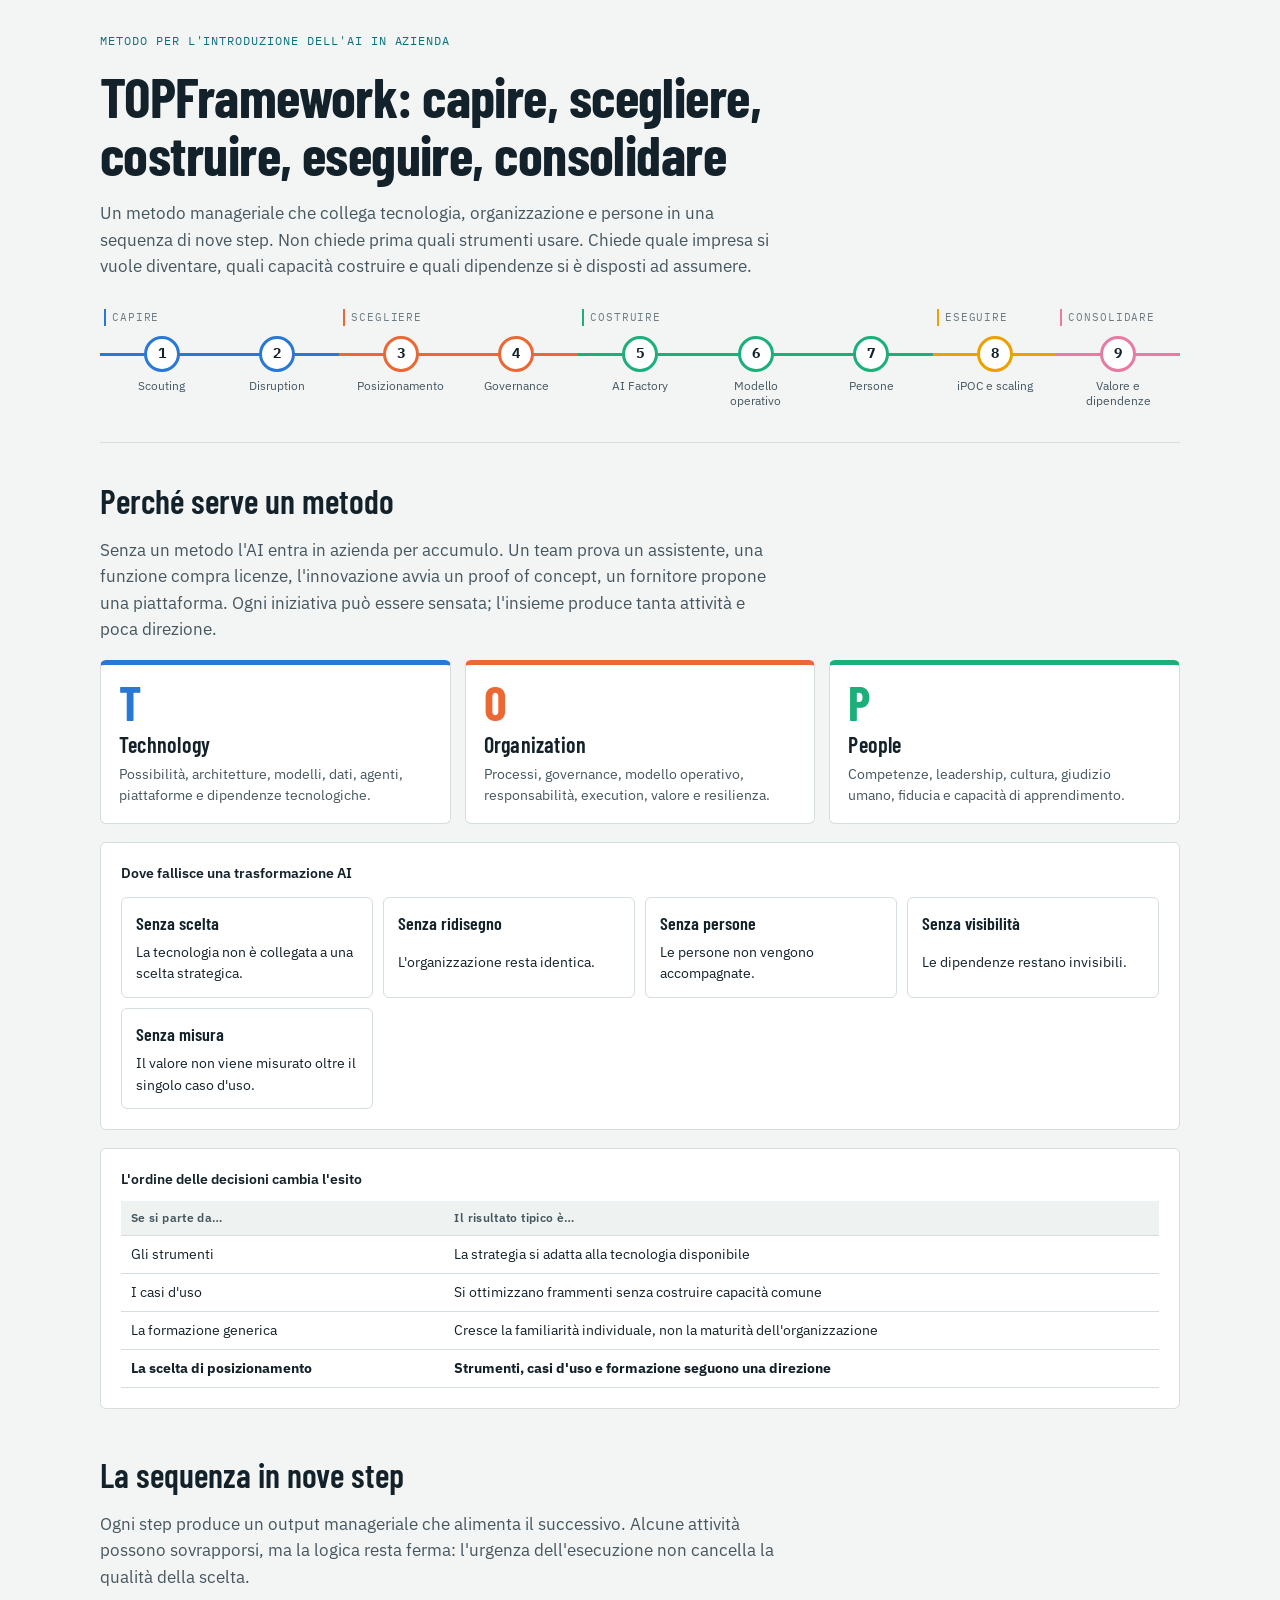
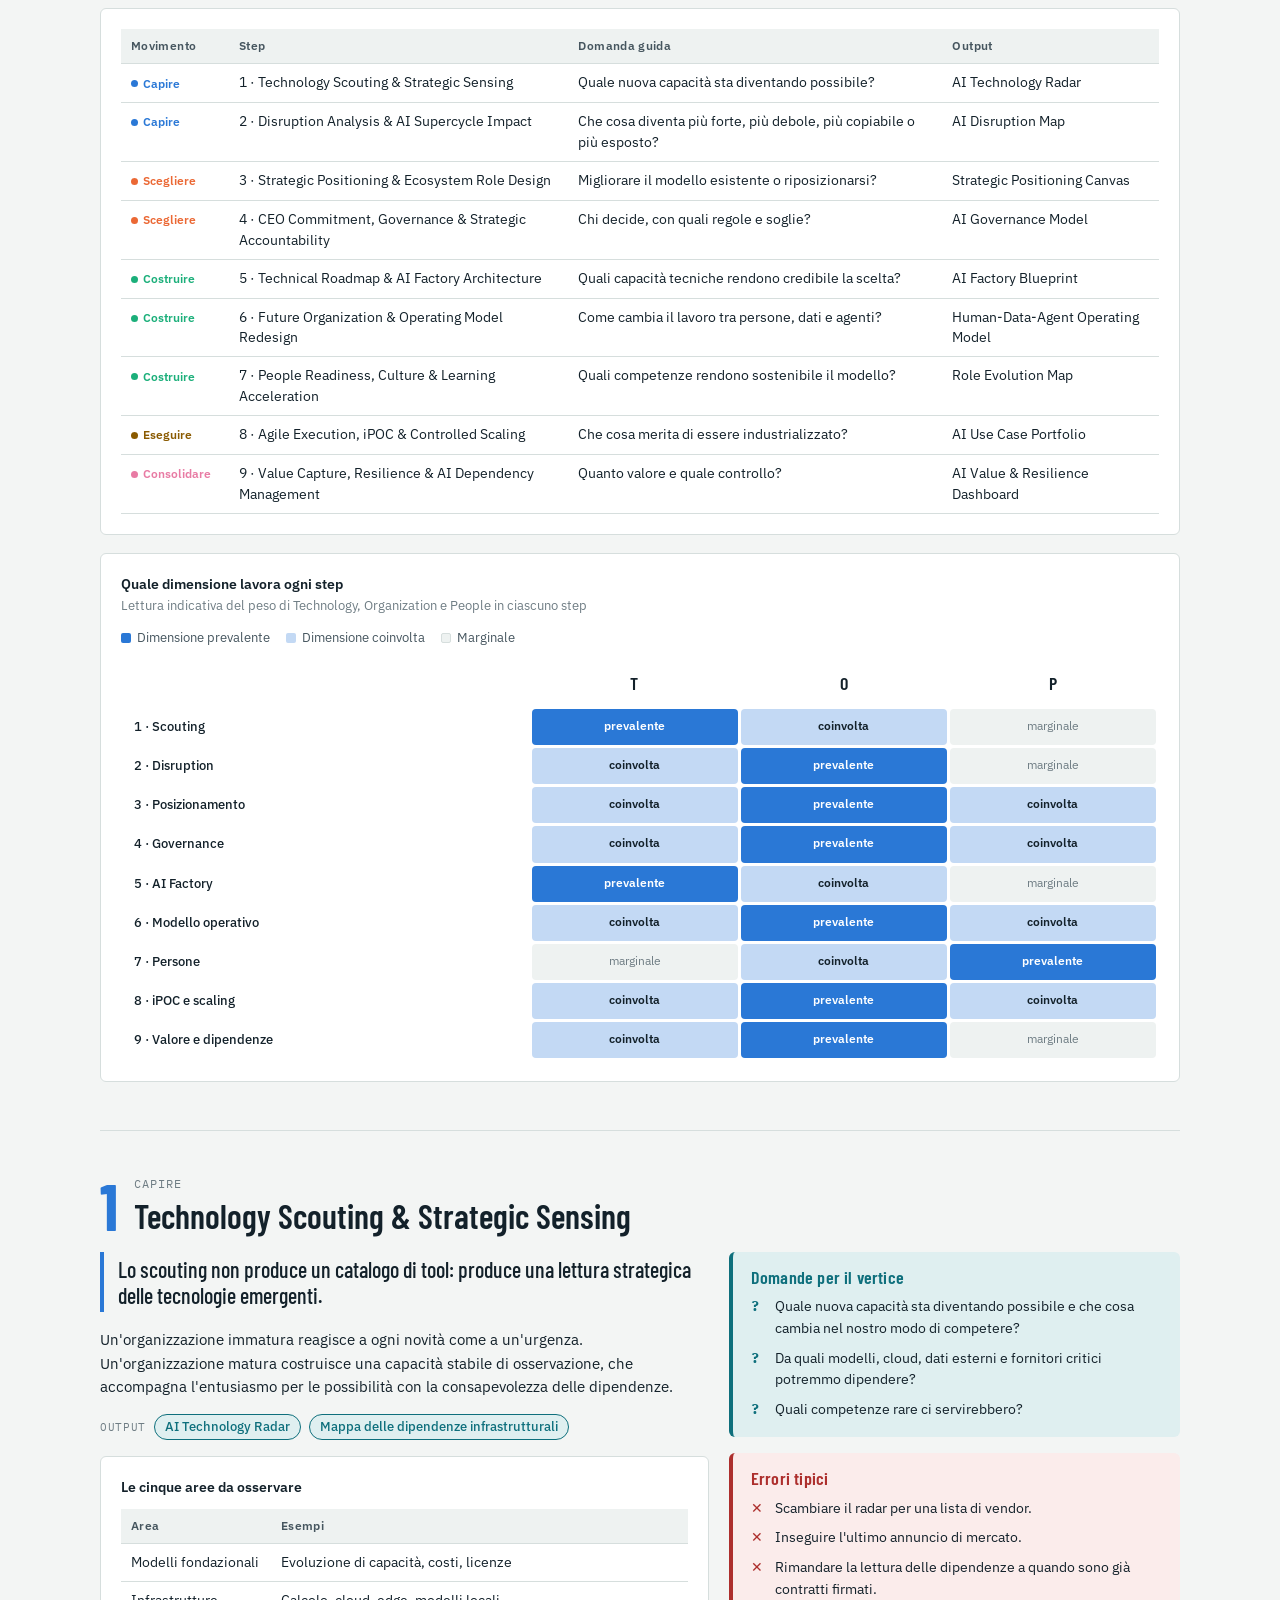
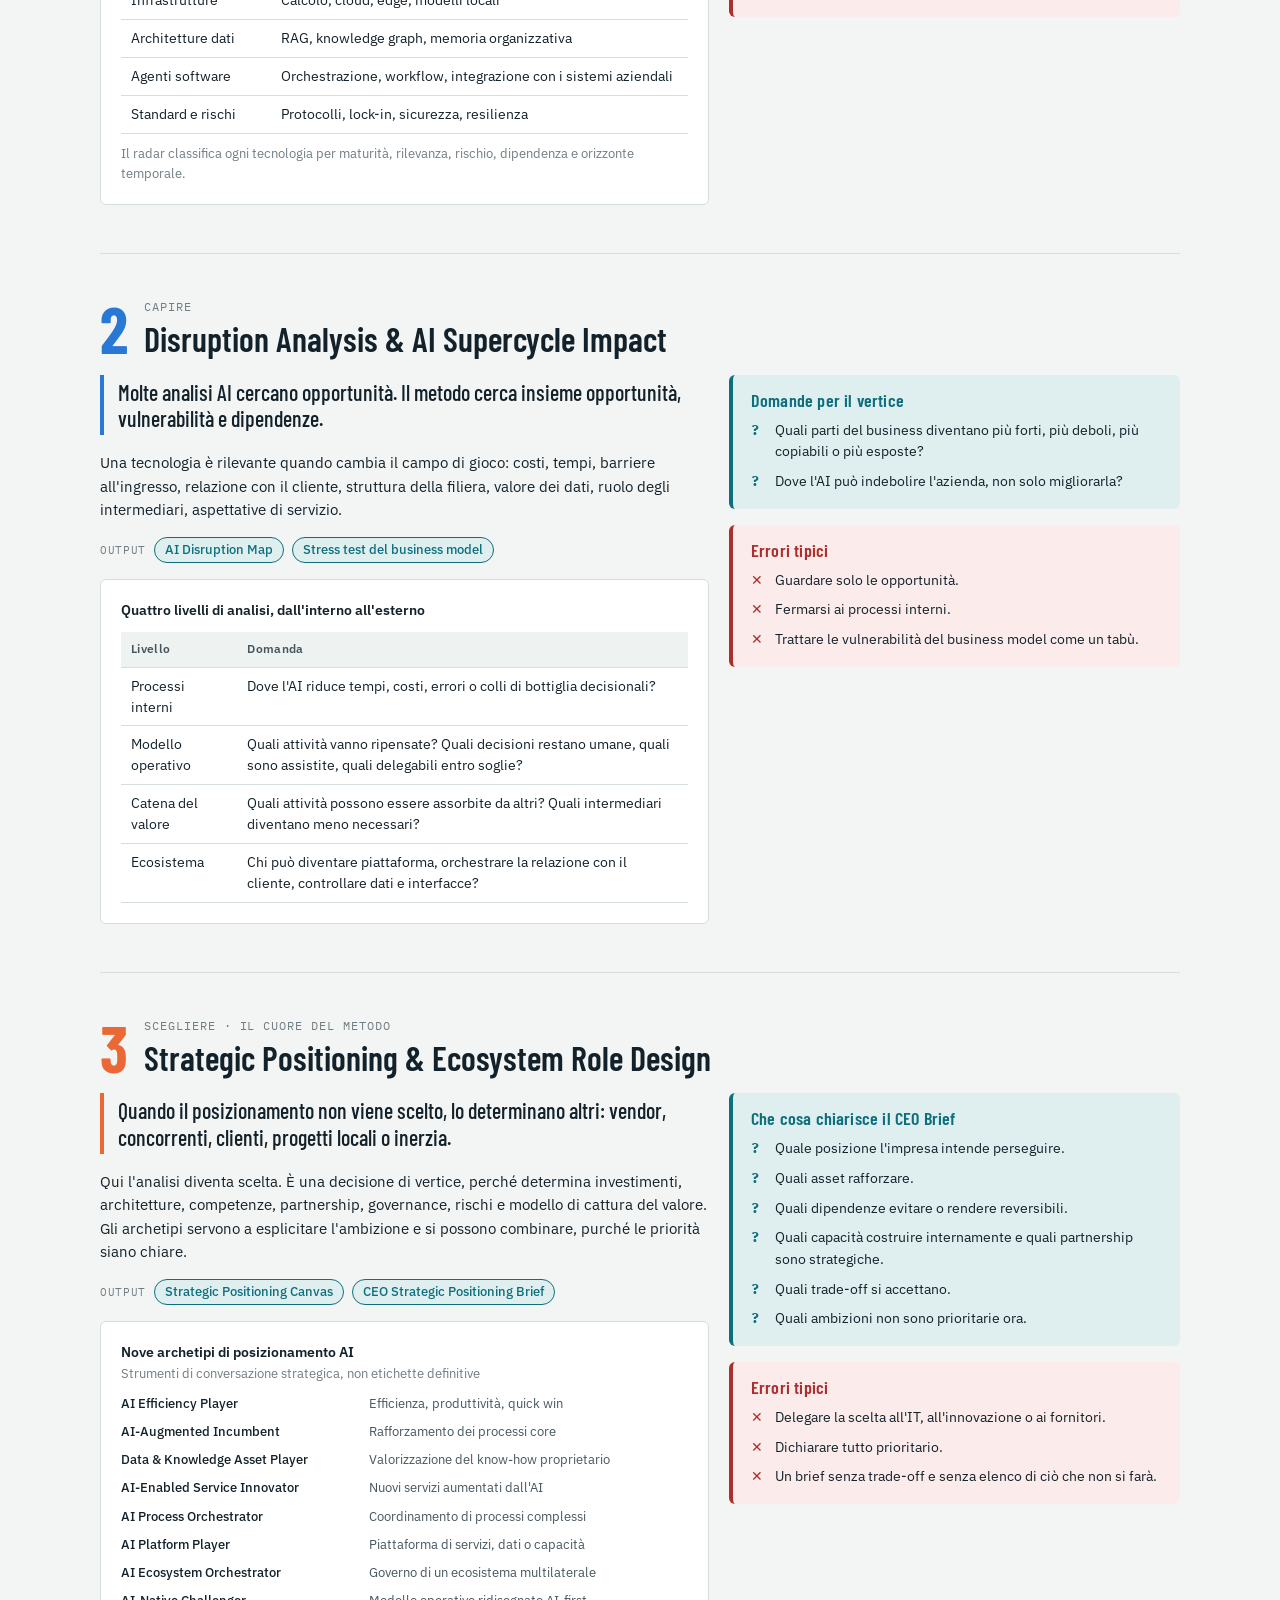
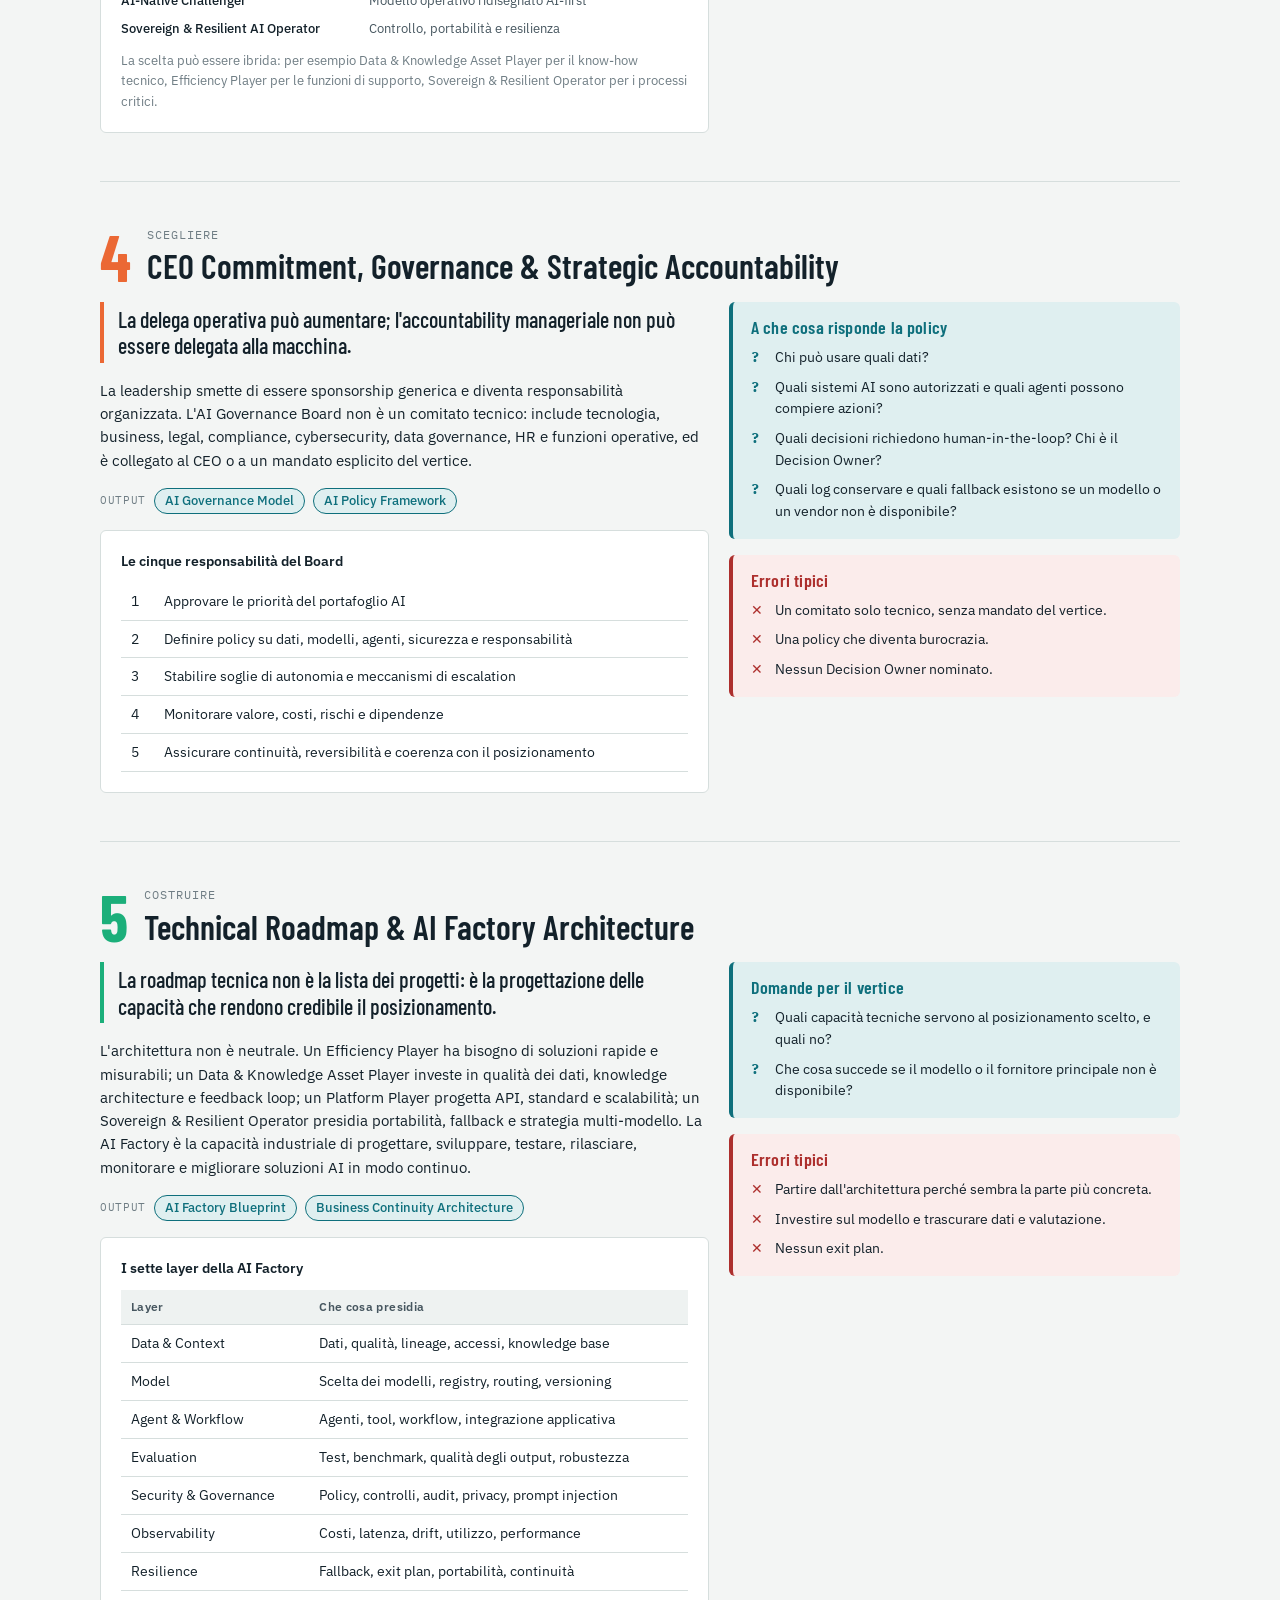
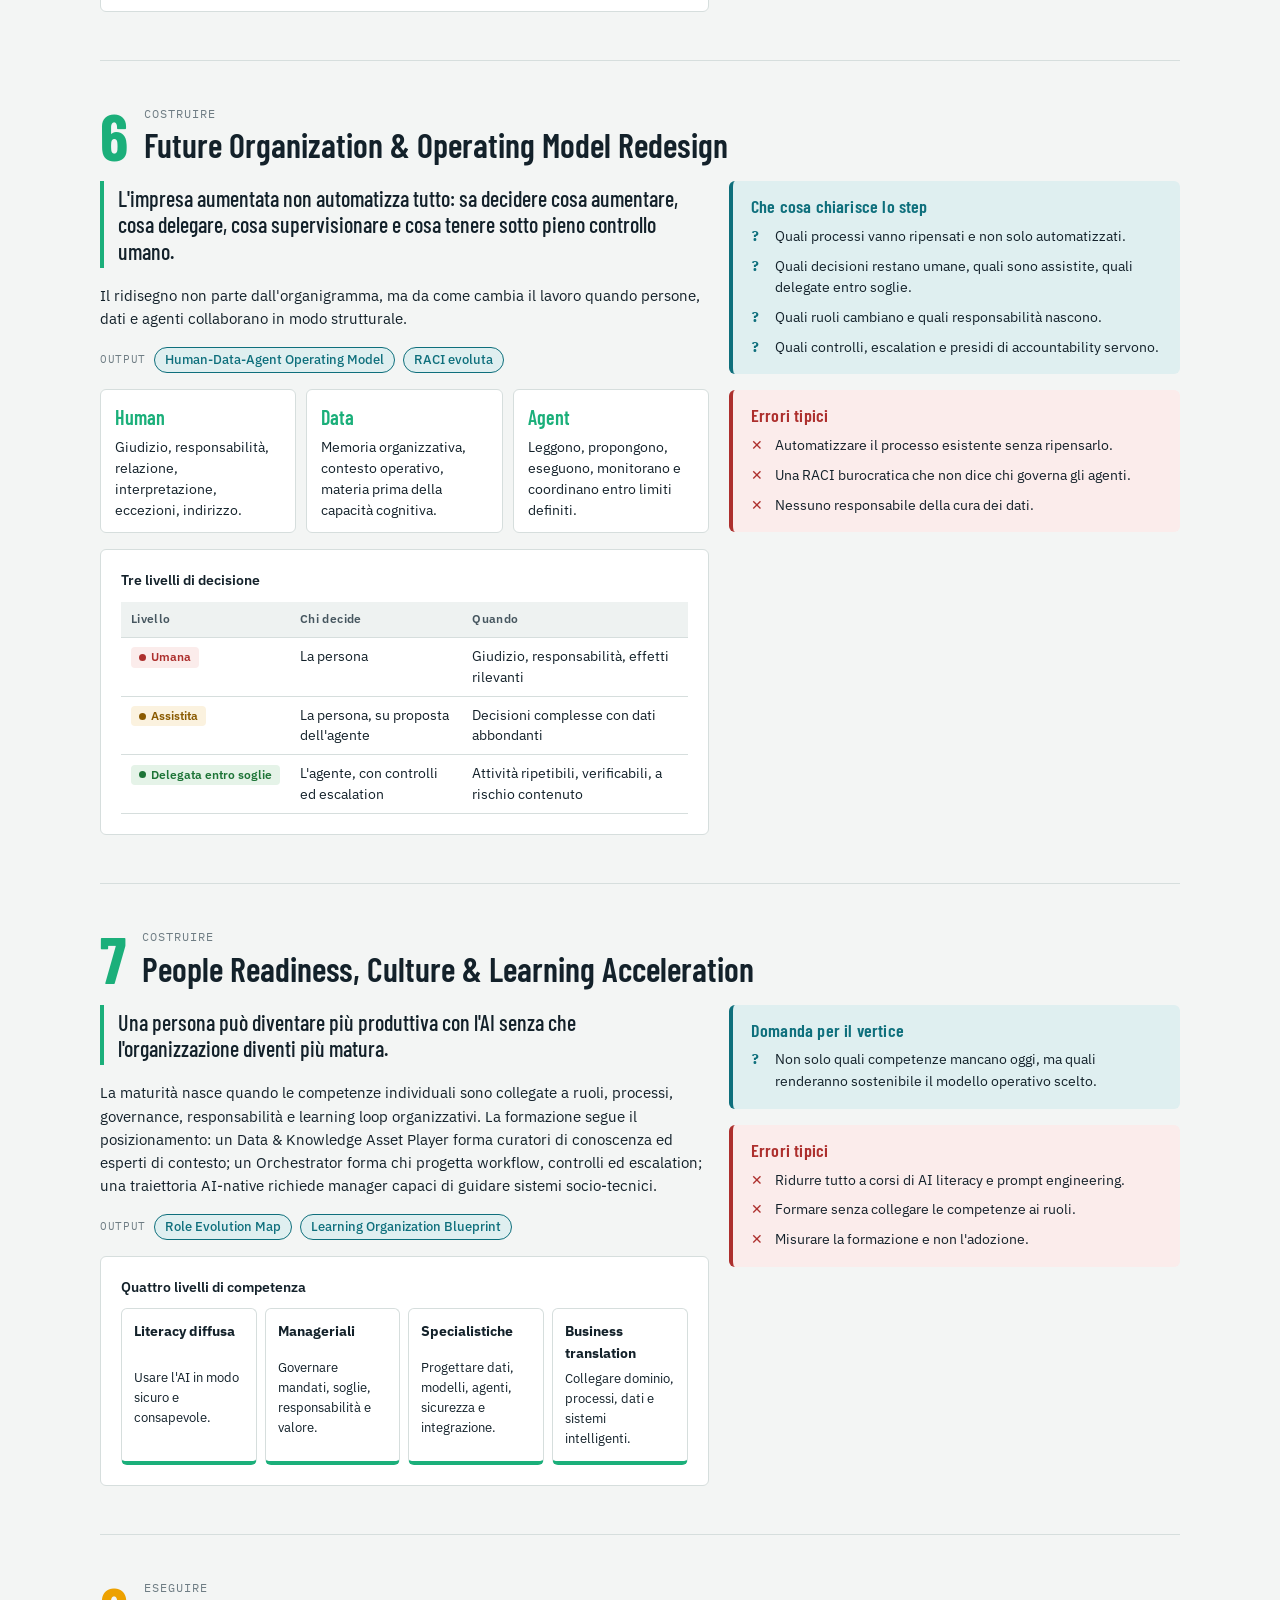
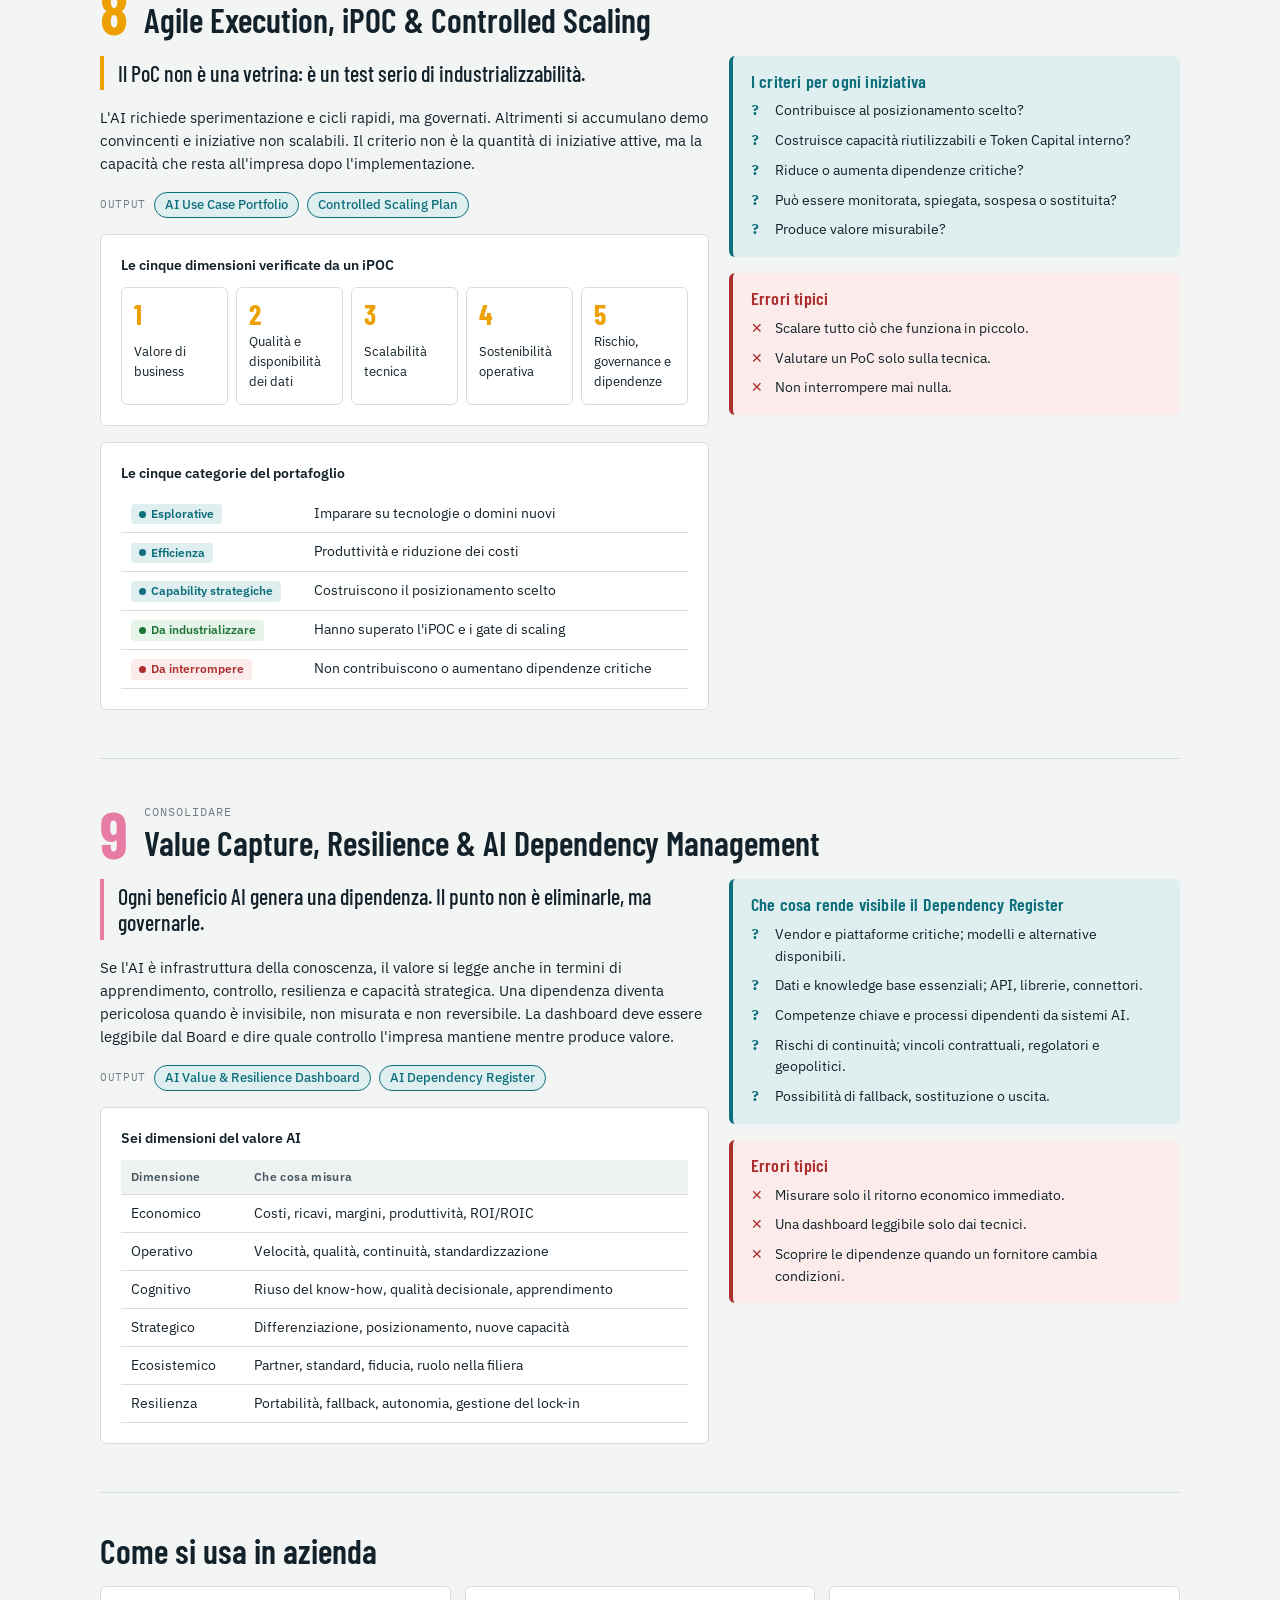
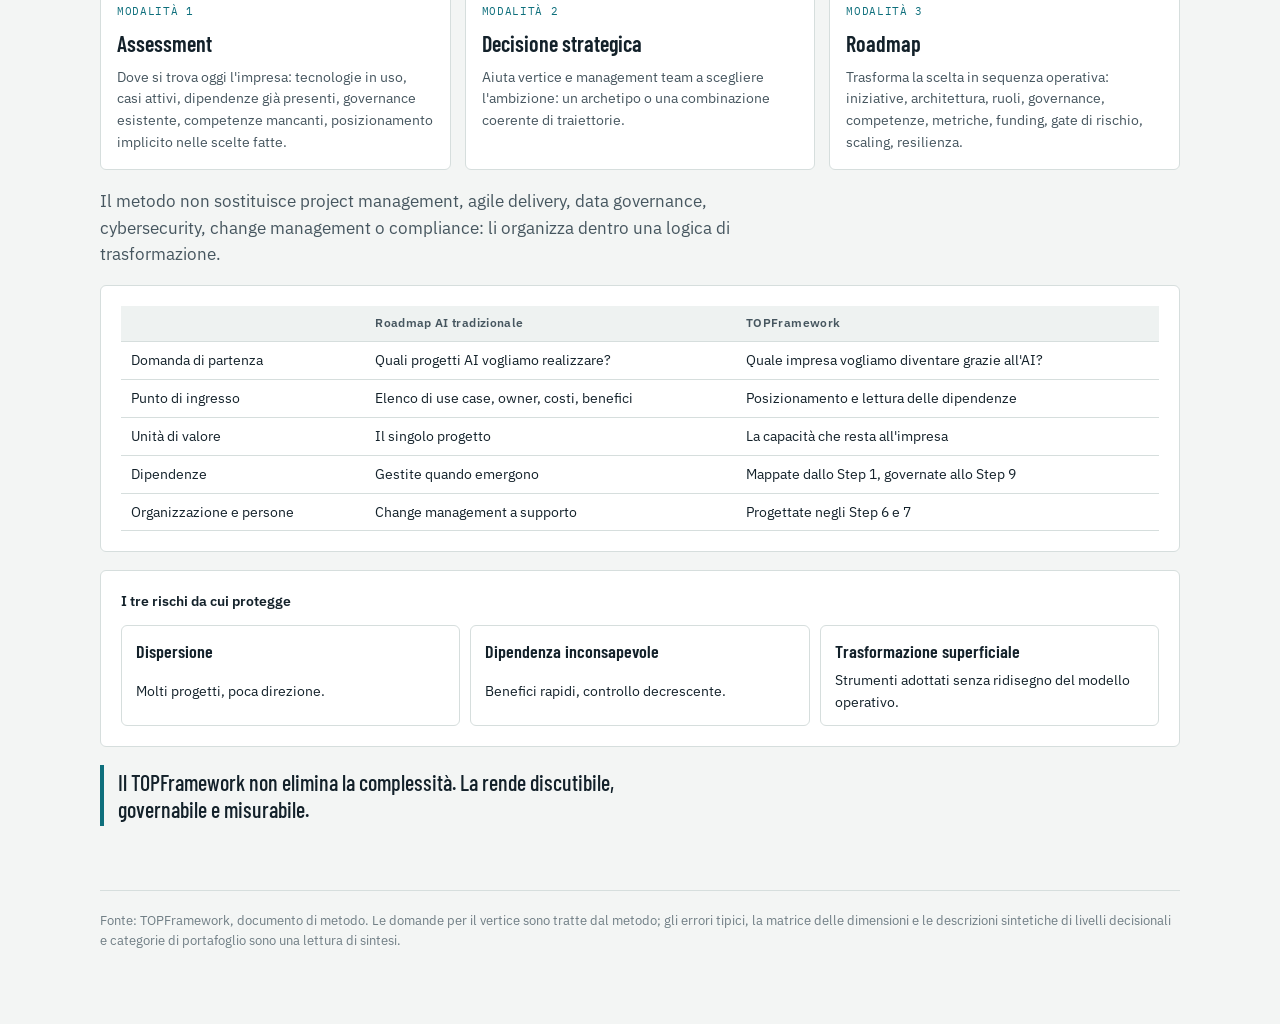
<file: concepts/TOPFramework_metodo.html>
<!doctype html>
<html lang="it">
<head>
<meta charset="utf-8">
<meta name="viewport" content="width=device-width,initial-scale=1">
<title>TOPFramework</title>
<link rel="preconnect" href="https://fonts.googleapis.com">
<link rel="preconnect" href="https://fonts.gstatic.com" crossorigin>
<link rel="stylesheet" href="https://fonts.googleapis.com/css2?family=Barlow+Condensed:wght@500;600;700&family=IBM+Plex+Mono:wght@500&family=IBM+Plex+Sans:wght@400;500;600&display=swap">
<style>
:root{
  --bg:#f3f5f4; --surface:#ffffff; --surface-2:#eef2f1;
  --ink:#13212a; --ink-2:#46565f; --muted:#6f7d84; --line:#d6dedd; --grid:#e6ebea;
  --accent:#0e6f7c; --accent-soft:#dfeff0;
  --err:#ad2f2d; --err-soft:#fbeceb; --warn:#8a5a00; --warn-soft:#fbf2df; --ok:#1d7437; --ok-soft:#e5f3e8;
  --s1:#2a78d6; --s2:#eb6834; --s3:#1baf7a; --s4:#eda100; --s5:#e87ba4; --neg:#e34948;
  --display:"Barlow Condensed","Arial Narrow",system-ui,sans-serif;
  --body:"IBM Plex Sans",system-ui,-apple-system,"Segoe UI",sans-serif;
  --mono:"IBM Plex Mono",ui-monospace,Menlo,Consolas,monospace;
}
@media (prefers-color-scheme: dark){
  :root:not([data-theme="light"]){
    color-scheme:dark;
    --bg:#0e1518; --surface:#152025; --surface-2:#1b292f;
    --ink:#e7eef0; --ink-2:#b4c1c6; --muted:#8b989d; --line:#2a3a41; --grid:#223137;
    --accent:#56b8c4; --accent-soft:#163539;
    --err:#f08a86; --err-soft:#3a1e1e; --warn:#e6b450; --warn-soft:#342811; --ok:#6ccf8a; --ok-soft:#173222;
    --s1:#3987e5; --s2:#d95926; --s3:#199e70; --s4:#c98500; --s5:#d55181; --neg:#e66767;
  }
}
:root[data-theme="dark"]{
  color-scheme:dark;
  --bg:#0e1518; --surface:#152025; --surface-2:#1b292f;
  --ink:#e7eef0; --ink-2:#b4c1c6; --muted:#8b989d; --line:#2a3a41; --grid:#223137;
  --accent:#56b8c4; --accent-soft:#163539;
  --err:#f08a86; --err-soft:#3a1e1e; --warn:#e6b450; --warn-soft:#342811; --ok:#6ccf8a; --ok-soft:#173222;
  --s1:#3987e5; --s2:#d95926; --s3:#199e70; --s4:#c98500; --s5:#d55181; --neg:#e66767;
}
*{box-sizing:border-box}
body{background:var(--bg);color:var(--ink);font-family:var(--body);font-size:15px;line-height:1.55;margin:0}
.wrap{max-width:1120px;margin:0 auto;padding-inline:20px;padding-block:32px 72px}
h1,h2,h3{font-family:var(--display);text-wrap:balance;margin:0;line-height:1.05}
h1{font-size:clamp(34px,6vw,56px);font-weight:700;letter-spacing:-.01em}
h2{font-size:clamp(26px,3.6vw,34px);font-weight:600}
h3{font-size:20px;font-weight:600;letter-spacing:.01em}
p{margin:0}
.eyebrow{font-family:var(--mono);font-size:12px;letter-spacing:.08em;text-transform:uppercase;color:var(--accent)}
.lead{font-size:17px;color:var(--ink-2);max-width:68ch}
.note{display:inline-flex;gap:8px;align-items:center;font-size:13px;color:var(--ink-2);background:var(--surface-2);border:1px solid var(--line);border-radius:4px;padding:4px 10px}
header.hero{display:grid;gap:16px;padding-bottom:28px;border-bottom:1px solid var(--line)}

/* Busbar navigation, drawn like a single-line diagram */
.busbar{overflow-x:auto;margin-top:8px;padding-bottom:6px}
.bus{display:flex;gap:0;min-width:760px;position:relative;padding-top:6px}
.mv{flex:1 1 0;display:flex;flex-direction:column;gap:10px;padding-inline:4px}
.mv[data-n="1"]{flex:1 1 0}.mv[data-n="2"]{flex:2 1 0}.mv[data-n="3"]{flex:3 1 0}
.mv-name{font-family:var(--mono);font-size:11px;letter-spacing:.08em;text-transform:uppercase;color:var(--muted);border-left:2px solid var(--mv);padding-left:6px}
.nodes{display:flex;justify-content:space-around;position:relative}
.nodes::before{content:"";position:absolute;left:-4px;right:-4px;top:17px;height:3px;background:var(--mv)}
.node{position:relative;display:flex;flex-direction:column;align-items:center;gap:6px;text-decoration:none;color:var(--ink);width:88px;text-align:center}
.node b{display:grid;place-items:center;width:36px;height:36px;border-radius:50%;background:var(--surface);border:3px solid var(--mv);font-family:var(--mono);font-size:14px;position:relative;z-index:1}
.node span{font-size:12px;line-height:1.25;color:var(--ink-2)}
.node:hover b,.node:focus-visible b{background:var(--mv);color:#fff}
.node:focus-visible{outline:2px solid var(--accent);outline-offset:4px;border-radius:4px}

section.block{padding-block:40px 8px;display:grid;gap:18px}
.card{background:var(--surface);border:1px solid var(--line);border-radius:6px;padding:20px}
.chart-title{font-weight:600;font-size:14px}
.chart-sub{font-size:13px;color:var(--muted)}
.legend{display:flex;flex-wrap:wrap;gap:6px 16px;font-size:12.5px;color:var(--ink-2)}
.legend i{display:inline-block;width:10px;height:10px;border-radius:2px;margin-right:6px;vertical-align:-1px}
.scroll{overflow-x:auto}
svg text{font-family:var(--body)}

/* Step sections */
.step{padding-block:44px 8px;border-top:1px solid var(--line);margin-top:40px;display:grid;gap:18px;scroll-margin-top:12px}
.step-head{display:grid;grid-template-columns:auto 1fr;gap:4px 16px;align-items:end}
.step-num{grid-row:span 2;font-family:var(--display);font-weight:700;font-size:64px;line-height:.85;color:var(--mv)}
.step-mv{font-family:var(--mono);font-size:12px;letter-spacing:.08em;text-transform:uppercase;color:var(--muted)}
.step-grid{display:grid;grid-template-columns:minmax(0,1.35fr) minmax(0,1fr);gap:20px;align-items:start}
@media (max-width:860px){.step-grid{grid-template-columns:1fr}}
.col{display:grid;gap:16px}
.story{display:grid;gap:10px;max-width:68ch}
.output{display:flex;flex-wrap:wrap;gap:8px;align-items:center;font-size:13px}
.output .tag{font-family:var(--mono);font-size:11px;letter-spacing:.06em;text-transform:uppercase;color:var(--muted)}
.pill{border:1px solid var(--accent);color:var(--accent);background:var(--accent-soft);border-radius:999px;padding:2px 10px;font-weight:500}

.risk{border-radius:6px;padding:16px 18px;display:grid;gap:10px}
.risk h3{font-size:18px;display:flex;gap:8px;align-items:center}
.risk.err{background:var(--err-soft);border-left:4px solid var(--err)}
.risk.err h3{color:var(--err)}
.risk.obs{background:var(--warn-soft);border-left:4px solid var(--warn)}
.risk.obs h3{color:var(--warn)}
.risk ul{margin:0;padding:0;list-style:none;display:grid;gap:8px}
.risk.err li{display:grid;grid-template-columns:18px 1fr;gap:6px;font-size:14px}
.risk.err li::before{content:"✕";color:var(--err);font-weight:700}
.obs-item{display:grid;gap:2px;font-size:14px;padding-top:8px;border-top:1px dashed color-mix(in srgb,var(--warn) 40%,transparent)}
.obs-item:first-of-type{border-top:0;padding-top:0}
.obs-item strong{font-weight:600}
.obs-item em{font-style:normal;color:var(--ink-2)}
.obs-item em::before{content:"→ ";color:var(--warn);font-weight:600}

table{border-collapse:collapse;width:100%;font-size:13.5px}
th,td{text-align:left;padding:8px 10px;border-bottom:1px solid var(--line);vertical-align:top}
th{font-weight:600;font-size:12px;letter-spacing:.03em;color:var(--ink-2);background:var(--surface-2)}
td.num,th.num{text-align:right;font-variant-numeric:tabular-nums}
.chip{display:inline-flex;align-items:center;gap:5px;font-size:12px;font-weight:600;border-radius:4px;padding:1px 8px;white-space:nowrap}
.chip::before{content:"";width:7px;height:7px;border-radius:50%;background:currentColor}
.c-hi{color:var(--err);background:var(--err-soft)}
.c-md{color:var(--warn);background:var(--warn-soft)}
.c-lo{color:var(--ok);background:var(--ok-soft)}
.c-neu{color:var(--accent);background:var(--accent-soft)}

/* HTML bar charts */
.hbars{display:grid;gap:8px}
.hb{display:grid;grid-template-columns:minmax(110px,34%) 1fr 56px;gap:10px;align-items:center;font-size:13px}
.hb .track{height:14px;position:relative}
.hb .fill{height:100%;border-radius:0 4px 4px 0;background:var(--s1)}
.hb .v{text-align:right;font-variant-numeric:tabular-nums;font-family:var(--mono);font-size:12.5px}
.hb[data-tip]{cursor:default}
.hb:hover .fill{filter:brightness(1.08)}
.div{display:grid;gap:10px}
.dv{display:grid;grid-template-columns:minmax(100px,30%) 1fr 1fr;gap:0;align-items:center;font-size:13px}
.dv .l{padding-right:10px}
.dv .neg{display:flex;justify-content:flex-end;border-right:1px solid var(--ink-2);height:16px}
.dv .pos{display:flex;height:16px}
.dv .neg i{background:var(--neg);height:100%;border-radius:4px 0 0 4px;margin-right:1px}
.dv .pos i{background:var(--s1);height:100%;border-radius:0 4px 4px 0;margin-left:1px}
.dv-axis{display:grid;grid-template-columns:minmax(100px,30%) 1fr 1fr;font-size:11.5px;color:var(--muted)}
.dv-axis span:nth-child(2){text-align:right;padding-right:8px}
.dv-axis span:nth-child(3){padding-left:8px}
.stack{display:flex;height:34px;gap:2px;border-radius:4px;overflow:hidden}
.stack div{display:flex;align-items:center;padding-left:10px;color:#fff;font-weight:600;font-size:13px;font-family:var(--mono)}
.kpis{display:grid;grid-template-columns:repeat(auto-fit,minmax(150px,1fr));gap:12px}
.kpi{border:1px solid var(--line);border-radius:6px;padding:12px 14px;background:var(--surface);display:grid;gap:2px}
.kpi b{font-family:var(--display);font-size:30px;font-weight:600;line-height:1}
.kpi span{font-size:12.5px;color:var(--ink-2)}
.kpi small{font-family:var(--mono);font-size:11px;color:var(--muted);text-transform:uppercase;letter-spacing:.06em}
.waves{display:grid;grid-template-columns:repeat(3,minmax(0,1fr));gap:10px}
@media (max-width:640px){.waves{grid-template-columns:1fr}}
.wave{border:1px solid var(--line);border-top:4px solid var(--s1);border-radius:4px;padding:12px;display:grid;gap:6px;font-size:13px;background:var(--surface)}
.wave b{font-family:var(--display);font-size:18px}
.wave .gate{color:var(--ink-2)}
.wave .gate::before{content:"Gate · ";font-family:var(--mono);font-size:11px;color:var(--muted);text-transform:uppercase}

#tip{position:fixed;pointer-events:none;z-index:10;background:var(--ink);color:var(--bg);font-size:12.5px;padding:6px 9px;border-radius:4px;max-width:260px;line-height:1.4;opacity:0;transition:opacity .12s}
@media (prefers-reduced-motion:reduce){#tip{transition:none}}
footer{margin-top:56px;padding-top:20px;border-top:1px solid var(--line);font-size:13px;color:var(--muted);display:grid;gap:6px}
</style>

<style>
.risk.q{background:var(--accent-soft);border-left:4px solid var(--accent)}
.risk.q h3{color:var(--accent)}
.risk.q li{display:grid;grid-template-columns:18px 1fr;gap:6px;font-size:14px}
.risk.q li::before{content:"?";color:var(--accent);font-weight:700;font-family:var(--mono)}
.principle{font-family:var(--display);font-size:22px;font-weight:500;line-height:1.2;border-left:4px solid var(--mv);padding:4px 0 4px 14px;color:var(--ink);max-width:60ch}
.triad{display:grid;grid-template-columns:repeat(3,minmax(0,1fr));gap:14px}
@media (max-width:760px){.triad{grid-template-columns:1fr}}
.dim{background:var(--surface);border:1px solid var(--line);border-top:5px solid var(--d);border-radius:6px;padding:16px 18px;display:grid;gap:8px;align-content:start}
.dim .letter{font-family:var(--display);font-weight:700;font-size:48px;line-height:.9;color:var(--d)}
.dim h3{font-size:22px}
.dim p{font-size:14px;color:var(--ink-2)}
.fail{display:grid;grid-template-columns:repeat(auto-fit,minmax(200px,1fr));gap:10px}
.fail div{border:1px solid var(--line);border-radius:6px;padding:12px 14px;background:var(--surface);font-size:14px;display:grid;gap:4px}
.fail b{font-family:var(--display);font-size:18px;font-weight:600}
.matrix{border-collapse:separate;border-spacing:3px;width:100%;font-size:13px}
.matrix th,.matrix td{border:0;padding:8px 10px;background:transparent}
.matrix thead th{background:transparent;text-align:center;font-family:var(--display);font-size:18px;color:var(--ink)}
.matrix tbody th{background:transparent;font-weight:500;color:var(--ink);font-size:13px;letter-spacing:0;white-space:nowrap}
.cell{text-align:center;border-radius:4px;font-weight:600;font-size:12px}
.matrix td.lv2{background:var(--s1);color:#fff}
.matrix td.lv1{background:color-mix(in srgb,var(--s1) 28%,var(--surface));color:var(--ink)}
.matrix td.lv0{background:var(--surface-2);color:var(--muted);font-weight:400}
.hda{display:grid;grid-template-columns:repeat(3,minmax(0,1fr));gap:10px}
@media (max-width:640px){.hda{grid-template-columns:1fr}}
.hda div{border:1px solid var(--line);border-radius:6px;padding:12px 14px;background:var(--surface);display:grid;gap:4px;font-size:13.5px}
.hda b{font-family:var(--display);font-size:20px;font-weight:600;color:var(--s3)}
.levels{display:grid;grid-template-columns:repeat(4,minmax(0,1fr));gap:8px}
@media (max-width:760px){.levels{grid-template-columns:repeat(2,minmax(0,1fr))}}
.levels div{border-radius:6px;padding:12px;background:var(--surface);border:1px solid var(--line);border-bottom:4px solid var(--s3);font-size:13px;display:grid;gap:4px}
.levels b{font-size:14px}
.five{display:grid;grid-template-columns:repeat(5,minmax(0,1fr));gap:8px;counter-reset:f}
@media (max-width:760px){.five{grid-template-columns:1fr}}
.five div{background:var(--surface);border:1px solid var(--line);border-radius:6px;padding:12px;font-size:13px;display:grid;gap:4px}
.five div::before{counter-increment:f;content:counter(f);font-family:var(--display);font-weight:700;font-size:28px;color:var(--s4);line-height:1}
.uses{display:grid;grid-template-columns:repeat(3,minmax(0,1fr));gap:14px}
@media (max-width:760px){.uses{grid-template-columns:1fr}}
.uses div{background:var(--surface);border:1px solid var(--line);border-radius:6px;padding:16px;display:grid;gap:6px;align-content:start}
.uses b{font-family:var(--display);font-size:22px;font-weight:600}
.uses span{font-size:14px;color:var(--ink-2)}
.uses small{font-family:var(--mono);font-size:11px;letter-spacing:.06em;text-transform:uppercase;color:var(--accent)}
</style>

</head>
<body>
<div class="wrap">
<header class="hero">
  <div class="eyebrow">Metodo per l'introduzione dell'AI in azienda</div>
  <h1>TOPFramework: capire, scegliere, costruire, eseguire, consolidare</h1>
  <p class="lead">Un metodo manageriale che collega tecnologia, organizzazione e persone in una sequenza di nove step. Non chiede prima quali strumenti usare. Chiede quale impresa si vuole diventare, quali capacità costruire e quali dipendenze si è disposti ad assumere.</p>

  <nav class="busbar" aria-label="Step del metodo">
    <div class="bus">
      <div class="mv" data-n="2" style="--mv:var(--s1)"><div class="mv-name">Capire</div><div class="nodes">
        <a class="node" href="#s1"><b>1</b><span>Scouting</span></a>
        <a class="node" href="#s2"><b>2</b><span>Disruption</span></a></div></div>
      <div class="mv" data-n="2" style="--mv:var(--s2)"><div class="mv-name">Scegliere</div><div class="nodes">
        <a class="node" href="#s3"><b>3</b><span>Posizionamento</span></a>
        <a class="node" href="#s4"><b>4</b><span>Governance</span></a></div></div>
      <div class="mv" data-n="3" style="--mv:var(--s3)"><div class="mv-name">Costruire</div><div class="nodes">
        <a class="node" href="#s5"><b>5</b><span>AI Factory</span></a>
        <a class="node" href="#s6"><b>6</b><span>Modello operativo</span></a>
        <a class="node" href="#s7"><b>7</b><span>Persone</span></a></div></div>
      <div class="mv" data-n="1" style="--mv:var(--s4)"><div class="mv-name">Eseguire</div><div class="nodes">
        <a class="node" href="#s8"><b>8</b><span>iPOC e scaling</span></a></div></div>
      <div class="mv" data-n="1" style="--mv:var(--s5)"><div class="mv-name">Consolidare</div><div class="nodes">
        <a class="node" href="#s9"><b>9</b><span>Valore e dipendenze</span></a></div></div>
    </div>
  </nav>
</header>

<section class="block" aria-labelledby="t-why">
  <h2 id="t-why">Perché serve un metodo</h2>
  <p class="lead">Senza un metodo l'AI entra in azienda per accumulo. Un team prova un assistente, una funzione compra licenze, l'innovazione avvia un proof of concept, un fornitore propone una piattaforma. Ogni iniziativa può essere sensata; l'insieme produce tanta attività e poca direzione.</p>
  <div class="triad">
    <div class="dim" style="--d:var(--s1)"><span class="letter">T</span><h3>Technology</h3><p>Possibilità, architetture, modelli, dati, agenti, piattaforme e dipendenze tecnologiche.</p></div>
    <div class="dim" style="--d:var(--s2)"><span class="letter">O</span><h3>Organization</h3><p>Processi, governance, modello operativo, responsabilità, execution, valore e resilienza.</p></div>
    <div class="dim" style="--d:var(--s3)"><span class="letter">P</span><h3>People</h3><p>Competenze, leadership, cultura, giudizio umano, fiducia e capacità di apprendimento.</p></div>
  </div>
  <div class="card" style="display:grid;gap:12px">
    <div class="chart-title">Dove fallisce una trasformazione AI</div>
    <div class="fail">
      <div><b>Senza scelta</b>La tecnologia non è collegata a una scelta strategica.</div>
      <div><b>Senza ridisegno</b>L'organizzazione resta identica.</div>
      <div><b>Senza persone</b>Le persone non vengono accompagnate.</div>
      <div><b>Senza visibilità</b>Le dipendenze restano invisibili.</div>
      <div><b>Senza misura</b>Il valore non viene misurato oltre il singolo caso d'uso.</div>
    </div>
  </div>
  <div class="card" style="display:grid;gap:10px">
    <div class="chart-title">L'ordine delle decisioni cambia l'esito</div>
    <div class="scroll"><table>
      <thead><tr><th>Se si parte da…</th><th>Il risultato tipico è…</th></tr></thead>
      <tbody>
        <tr><td>Gli strumenti</td><td>La strategia si adatta alla tecnologia disponibile</td></tr>
        <tr><td>I casi d'uso</td><td>Si ottimizzano frammenti senza costruire capacità comune</td></tr>
        <tr><td>La formazione generica</td><td>Cresce la familiarità individuale, non la maturità dell'organizzazione</td></tr>
        <tr><td><strong>La scelta di posizionamento</strong></td><td><strong>Strumenti, casi d'uso e formazione seguono una direzione</strong></td></tr>
      </tbody></table></div>
  </div>
</section>

<section class="block" aria-labelledby="t-seq">
  <h2 id="t-seq">La sequenza in nove step</h2>
  <p class="lead">Ogni step produce un output manageriale che alimenta il successivo. Alcune attività possono sovrapporsi, ma la logica resta ferma: l'urgenza dell'esecuzione non cancella la qualità della scelta.</p>
  <div class="card scroll"><table>
    <thead><tr><th>Movimento</th><th>Step</th><th>Domanda guida</th><th>Output</th></tr></thead>
    <tbody>
      <tr><td><span class="chip" style="color:var(--s1);background:transparent;padding-left:0">Capire</span></td><td>1 · Technology Scouting &amp; Strategic Sensing</td><td>Quale nuova capacità sta diventando possibile?</td><td>AI Technology Radar</td></tr>
      <tr><td><span class="chip" style="color:var(--s1);background:transparent;padding-left:0">Capire</span></td><td>2 · Disruption Analysis &amp; AI Supercycle Impact</td><td>Che cosa diventa più forte, più debole, più copiabile o più esposto?</td><td>AI Disruption Map</td></tr>
      <tr><td><span class="chip" style="color:var(--s2);background:transparent;padding-left:0">Scegliere</span></td><td>3 · Strategic Positioning &amp; Ecosystem Role Design</td><td>Migliorare il modello esistente o riposizionarsi?</td><td>Strategic Positioning Canvas</td></tr>
      <tr><td><span class="chip" style="color:var(--s2);background:transparent;padding-left:0">Scegliere</span></td><td>4 · CEO Commitment, Governance &amp; Strategic Accountability</td><td>Chi decide, con quali regole e soglie?</td><td>AI Governance Model</td></tr>
      <tr><td><span class="chip" style="color:var(--s3);background:transparent;padding-left:0">Costruire</span></td><td>5 · Technical Roadmap &amp; AI Factory Architecture</td><td>Quali capacità tecniche rendono credibile la scelta?</td><td>AI Factory Blueprint</td></tr>
      <tr><td><span class="chip" style="color:var(--s3);background:transparent;padding-left:0">Costruire</span></td><td>6 · Future Organization &amp; Operating Model Redesign</td><td>Come cambia il lavoro tra persone, dati e agenti?</td><td>Human-Data-Agent Operating Model</td></tr>
      <tr><td><span class="chip" style="color:var(--s3);background:transparent;padding-left:0">Costruire</span></td><td>7 · People Readiness, Culture &amp; Learning Acceleration</td><td>Quali competenze rendono sostenibile il modello?</td><td>Role Evolution Map</td></tr>
      <tr><td><span class="chip" style="color:var(--warn);background:transparent;padding-left:0">Eseguire</span></td><td>8 · Agile Execution, iPOC &amp; Controlled Scaling</td><td>Che cosa merita di essere industrializzato?</td><td>AI Use Case Portfolio</td></tr>
      <tr><td><span class="chip" style="color:var(--s5);background:transparent;padding-left:0">Consolidare</span></td><td>9 · Value Capture, Resilience &amp; AI Dependency Management</td><td>Quanto valore e quale controllo?</td><td>AI Value &amp; Resilience Dashboard</td></tr>
    </tbody></table></div>
  <div class="card" style="display:grid;gap:12px">
    <div><div class="chart-title">Quale dimensione lavora ogni step</div><div class="chart-sub">Lettura indicativa del peso di Technology, Organization e People in ciascuno step</div></div>
    <div class="legend"><span><i style="background:var(--s1)"></i>Dimensione prevalente</span><span><i style="background:color-mix(in srgb,var(--s1) 28%,var(--surface))"></i>Dimensione coinvolta</span><span><i style="background:var(--surface-2);border:1px solid var(--line)"></i>Marginale</span></div>
    <div class="scroll"><table class="matrix" id="matrix" style="min-width:420px"></table></div>
  </div>
</section>

<!-- STEP 1 -->
<article class="step" id="s1" style="--mv:var(--s1)">
  <div class="step-head"><div class="step-num">1</div><div class="step-mv">Capire</div><h2>Technology Scouting &amp; Strategic Sensing</h2></div>
  <div class="step-grid">
    <div class="col">
      <p class="principle">Lo scouting non produce un catalogo di tool: produce una lettura strategica delle tecnologie emergenti.</p>
      <div class="story"><p>Un'organizzazione immatura reagisce a ogni novità come a un'urgenza. Un'organizzazione matura costruisce una capacità stabile di osservazione, che accompagna l'entusiasmo per le possibilità con la consapevolezza delle dipendenze.</p></div>
      <div class="output"><span class="tag">Output</span><span class="pill">AI Technology Radar</span><span class="pill">Mappa delle dipendenze infrastrutturali</span></div>
      <div class="card" style="display:grid;gap:10px">
        <div class="chart-title">Le cinque aree da osservare</div>
        <div class="scroll"><table>
          <thead><tr><th>Area</th><th>Esempi</th></tr></thead>
          <tbody>
            <tr><td>Modelli fondazionali</td><td>Evoluzione di capacità, costi, licenze</td></tr>
            <tr><td>Infrastrutture</td><td>Calcolo, cloud, edge, modelli locali</td></tr>
            <tr><td>Architetture dati</td><td>RAG, knowledge graph, memoria organizzativa</td></tr>
            <tr><td>Agenti software</td><td>Orchestrazione, workflow, integrazione con i sistemi aziendali</td></tr>
            <tr><td>Standard e rischi</td><td>Protocolli, lock-in, sicurezza, resilienza</td></tr>
          </tbody></table></div>
        <p class="chart-sub">Il radar classifica ogni tecnologia per maturità, rilevanza, rischio, dipendenza e orizzonte temporale.</p>
      </div>
    </div>
    <div class="col">
      <div class="risk q"><h3>Domande per il vertice</h3><ul>
        <li>Quale nuova capacità sta diventando possibile e che cosa cambia nel nostro modo di competere?</li>
        <li>Da quali modelli, cloud, dati esterni e fornitori critici potremmo dipendere?</li>
        <li>Quali competenze rare ci servirebbero?</li>
      </ul></div>
      <div class="risk err"><h3>Errori tipici</h3><ul>
        <li>Scambiare il radar per una lista di vendor.</li>
        <li>Inseguire l'ultimo annuncio di mercato.</li>
        <li>Rimandare la lettura delle dipendenze a quando sono già contratti firmati.</li>
      </ul></div>
    </div>
  </div>
</article>

<!-- STEP 2 -->
<article class="step" id="s2" style="--mv:var(--s1)">
  <div class="step-head"><div class="step-num">2</div><div class="step-mv">Capire</div><h2>Disruption Analysis &amp; AI Supercycle Impact</h2></div>
  <div class="step-grid">
    <div class="col">
      <p class="principle">Molte analisi AI cercano opportunità. Il metodo cerca insieme opportunità, vulnerabilità e dipendenze.</p>
      <div class="story"><p>Una tecnologia è rilevante quando cambia il campo di gioco: costi, tempi, barriere all'ingresso, relazione con il cliente, struttura della filiera, valore dei dati, ruolo degli intermediari, aspettative di servizio.</p></div>
      <div class="output"><span class="tag">Output</span><span class="pill">AI Disruption Map</span><span class="pill">Stress test del business model</span></div>
      <div class="card" style="display:grid;gap:10px">
        <div class="chart-title">Quattro livelli di analisi, dall'interno all'esterno</div>
        <div class="scroll"><table>
          <thead><tr><th>Livello</th><th>Domanda</th></tr></thead>
          <tbody>
            <tr><td>Processi interni</td><td>Dove l'AI riduce tempi, costi, errori o colli di bottiglia decisionali?</td></tr>
            <tr><td>Modello operativo</td><td>Quali attività vanno ripensate? Quali decisioni restano umane, quali sono assistite, quali delegabili entro soglie?</td></tr>
            <tr><td>Catena del valore</td><td>Quali attività possono essere assorbite da altri? Quali intermediari diventano meno necessari?</td></tr>
            <tr><td>Ecosistema</td><td>Chi può diventare piattaforma, orchestrare la relazione con il cliente, controllare dati e interfacce?</td></tr>
          </tbody></table></div>
      </div>
    </div>
    <div class="col">
      <div class="risk q"><h3>Domande per il vertice</h3><ul>
        <li>Quali parti del business diventano più forti, più deboli, più copiabili o più esposte?</li>
        <li>Dove l'AI può indebolire l'azienda, non solo migliorarla?</li>
      </ul></div>
      <div class="risk err"><h3>Errori tipici</h3><ul>
        <li>Guardare solo le opportunità.</li>
        <li>Fermarsi ai processi interni.</li>
        <li>Trattare le vulnerabilità del business model come un tabù.</li>
      </ul></div>
    </div>
  </div>
</article>

<!-- STEP 3 -->
<article class="step" id="s3" style="--mv:var(--s2)">
  <div class="step-head"><div class="step-num">3</div><div class="step-mv">Scegliere · il cuore del metodo</div><h2>Strategic Positioning &amp; Ecosystem Role Design</h2></div>
  <div class="step-grid">
    <div class="col">
      <p class="principle">Quando il posizionamento non viene scelto, lo determinano altri: vendor, concorrenti, clienti, progetti locali o inerzia.</p>
      <div class="story"><p>Qui l'analisi diventa scelta. È una decisione di vertice, perché determina investimenti, architetture, competenze, partnership, governance, rischi e modello di cattura del valore. Gli archetipi servono a esplicitare l'ambizione e si possono combinare, purché le priorità siano chiare.</p></div>
      <div class="output"><span class="tag">Output</span><span class="pill">Strategic Positioning Canvas</span><span class="pill">CEO Strategic Positioning Brief</span></div>
      <div class="card" style="display:grid;gap:10px">
        <div><div class="chart-title">Nove archetipi di posizionamento AI</div><div class="chart-sub">Strumenti di conversazione strategica, non etichette definitive</div></div>
        <div class="hbars" id="arche"></div>
      </div>
    </div>
    <div class="col">
      <div class="risk q"><h3>Che cosa chiarisce il CEO Brief</h3><ul>
        <li>Quale posizione l'impresa intende perseguire.</li>
        <li>Quali asset rafforzare.</li>
        <li>Quali dipendenze evitare o rendere reversibili.</li>
        <li>Quali capacità costruire internamente e quali partnership sono strategiche.</li>
        <li>Quali trade-off si accettano.</li>
        <li>Quali ambizioni non sono prioritarie ora.</li>
      </ul></div>
      <div class="risk err"><h3>Errori tipici</h3><ul>
        <li>Delegare la scelta all'IT, all'innovazione o ai fornitori.</li>
        <li>Dichiarare tutto prioritario.</li>
        <li>Un brief senza trade-off e senza elenco di ciò che non si farà.</li>
      </ul></div>
    </div>
  </div>
</article>

<!-- STEP 4 -->
<article class="step" id="s4" style="--mv:var(--s2)">
  <div class="step-head"><div class="step-num">4</div><div class="step-mv">Scegliere</div><h2>CEO Commitment, Governance &amp; Strategic Accountability</h2></div>
  <div class="step-grid">
    <div class="col">
      <p class="principle">La delega operativa può aumentare; l'accountability manageriale non può essere delegata alla macchina.</p>
      <div class="story"><p>La leadership smette di essere sponsorship generica e diventa responsabilità organizzata. L'AI Governance Board non è un comitato tecnico: include tecnologia, business, legal, compliance, cybersecurity, data governance, HR e funzioni operative, ed è collegato al CEO o a un mandato esplicito del vertice.</p></div>
      <div class="output"><span class="tag">Output</span><span class="pill">AI Governance Model</span><span class="pill">AI Policy Framework</span></div>
      <div class="card" style="display:grid;gap:10px">
        <div class="chart-title">Le cinque responsabilità del Board</div>
        <div class="scroll"><table>
          <tbody>
            <tr><td>1</td><td>Approvare le priorità del portafoglio AI</td></tr>
            <tr><td>2</td><td>Definire policy su dati, modelli, agenti, sicurezza e responsabilità</td></tr>
            <tr><td>3</td><td>Stabilire soglie di autonomia e meccanismi di escalation</td></tr>
            <tr><td>4</td><td>Monitorare valore, costi, rischi e dipendenze</td></tr>
            <tr><td>5</td><td>Assicurare continuità, reversibilità e coerenza con il posizionamento</td></tr>
          </tbody></table></div>
      </div>
    </div>
    <div class="col">
      <div class="risk q"><h3>A che cosa risponde la policy</h3><ul>
        <li>Chi può usare quali dati?</li>
        <li>Quali sistemi AI sono autorizzati e quali agenti possono compiere azioni?</li>
        <li>Quali decisioni richiedono human-in-the-loop? Chi è il Decision Owner?</li>
        <li>Quali log conservare e quali fallback esistono se un modello o un vendor non è disponibile?</li>
      </ul></div>
      <div class="risk err"><h3>Errori tipici</h3><ul>
        <li>Un comitato solo tecnico, senza mandato del vertice.</li>
        <li>Una policy che diventa burocrazia.</li>
        <li>Nessun Decision Owner nominato.</li>
      </ul></div>
    </div>
  </div>
</article>

<!-- STEP 5 -->
<article class="step" id="s5" style="--mv:var(--s3)">
  <div class="step-head"><div class="step-num">5</div><div class="step-mv">Costruire</div><h2>Technical Roadmap &amp; AI Factory Architecture</h2></div>
  <div class="step-grid">
    <div class="col">
      <p class="principle">La roadmap tecnica non è la lista dei progetti: è la progettazione delle capacità che rendono credibile il posizionamento.</p>
      <div class="story"><p>L'architettura non è neutrale. Un Efficiency Player ha bisogno di soluzioni rapide e misurabili; un Data &amp; Knowledge Asset Player investe in qualità dei dati, knowledge architecture e feedback loop; un Platform Player progetta API, standard e scalabilità; un Sovereign &amp; Resilient Operator presidia portabilità, fallback e strategia multi-modello. La AI Factory è la capacità industriale di progettare, sviluppare, testare, rilasciare, monitorare e migliorare soluzioni AI in modo continuo.</p></div>
      <div class="output"><span class="tag">Output</span><span class="pill">AI Factory Blueprint</span><span class="pill">Business Continuity Architecture</span></div>
      <div class="card" style="display:grid;gap:10px">
        <div class="chart-title">I sette layer della AI Factory</div>
        <div class="scroll"><table>
          <thead><tr><th>Layer</th><th>Che cosa presidia</th></tr></thead>
          <tbody>
            <tr><td>Data &amp; Context</td><td>Dati, qualità, lineage, accessi, knowledge base</td></tr>
            <tr><td>Model</td><td>Scelta dei modelli, registry, routing, versioning</td></tr>
            <tr><td>Agent &amp; Workflow</td><td>Agenti, tool, workflow, integrazione applicativa</td></tr>
            <tr><td>Evaluation</td><td>Test, benchmark, qualità degli output, robustezza</td></tr>
            <tr><td>Security &amp; Governance</td><td>Policy, controlli, audit, privacy, prompt injection</td></tr>
            <tr><td>Observability</td><td>Costi, latenza, drift, utilizzo, performance</td></tr>
            <tr><td>Resilience</td><td>Fallback, exit plan, portabilità, continuità</td></tr>
          </tbody></table></div>
      </div>
    </div>
    <div class="col">
      <div class="risk q"><h3>Domande per il vertice</h3><ul>
        <li>Quali capacità tecniche servono al posizionamento scelto, e quali no?</li>
        <li>Che cosa succede se il modello o il fornitore principale non è disponibile?</li>
      </ul></div>
      <div class="risk err"><h3>Errori tipici</h3><ul>
        <li>Partire dall'architettura perché sembra la parte più concreta.</li>
        <li>Investire sul modello e trascurare dati e valutazione.</li>
        <li>Nessun exit plan.</li>
      </ul></div>
    </div>
  </div>
</article>

<!-- STEP 6 -->
<article class="step" id="s6" style="--mv:var(--s3)">
  <div class="step-head"><div class="step-num">6</div><div class="step-mv">Costruire</div><h2>Future Organization &amp; Operating Model Redesign</h2></div>
  <div class="step-grid">
    <div class="col">
      <p class="principle">L'impresa aumentata non automatizza tutto: sa decidere cosa aumentare, cosa delegare, cosa supervisionare e cosa tenere sotto pieno controllo umano.</p>
      <div class="story"><p>Il ridisegno non parte dall'organigramma, ma da come cambia il lavoro quando persone, dati e agenti collaborano in modo strutturale.</p></div>
      <div class="output"><span class="tag">Output</span><span class="pill">Human-Data-Agent Operating Model</span><span class="pill">RACI evoluta</span></div>
      <div class="hda">
        <div><b>Human</b>Giudizio, responsabilità, relazione, interpretazione, eccezioni, indirizzo.</div>
        <div><b>Data</b>Memoria organizzativa, contesto operativo, materia prima della capacità cognitiva.</div>
        <div><b>Agent</b>Leggono, propongono, eseguono, monitorano e coordinano entro limiti definiti.</div>
      </div>
      <div class="card" style="display:grid;gap:10px">
        <div class="chart-title">Tre livelli di decisione</div>
        <div class="scroll"><table>
          <thead><tr><th>Livello</th><th>Chi decide</th><th>Quando</th></tr></thead>
          <tbody>
            <tr><td><span class="chip c-hi">Umana</span></td><td>La persona</td><td>Giudizio, responsabilità, effetti rilevanti</td></tr>
            <tr><td><span class="chip c-md">Assistita</span></td><td>La persona, su proposta dell'agente</td><td>Decisioni complesse con dati abbondanti</td></tr>
            <tr><td><span class="chip c-lo">Delegata entro soglie</span></td><td>L'agente, con controlli ed escalation</td><td>Attività ripetibili, verificabili, a rischio contenuto</td></tr>
          </tbody></table></div>
      </div>
    </div>
    <div class="col">
      <div class="risk q"><h3>Che cosa chiarisce lo step</h3><ul>
        <li>Quali processi vanno ripensati e non solo automatizzati.</li>
        <li>Quali decisioni restano umane, quali sono assistite, quali delegate entro soglie.</li>
        <li>Quali ruoli cambiano e quali responsabilità nascono.</li>
        <li>Quali controlli, escalation e presidi di accountability servono.</li>
      </ul></div>
      <div class="risk err"><h3>Errori tipici</h3><ul>
        <li>Automatizzare il processo esistente senza ripensarlo.</li>
        <li>Una RACI burocratica che non dice chi governa gli agenti.</li>
        <li>Nessuno responsabile della cura dei dati.</li>
      </ul></div>
    </div>
  </div>
</article>

<!-- STEP 7 -->
<article class="step" id="s7" style="--mv:var(--s3)">
  <div class="step-head"><div class="step-num">7</div><div class="step-mv">Costruire</div><h2>People Readiness, Culture &amp; Learning Acceleration</h2></div>
  <div class="step-grid">
    <div class="col">
      <p class="principle">Una persona può diventare più produttiva con l'AI senza che l'organizzazione diventi più matura.</p>
      <div class="story"><p>La maturità nasce quando le competenze individuali sono collegate a ruoli, processi, governance, responsabilità e learning loop organizzativi. La formazione segue il posizionamento: un Data &amp; Knowledge Asset Player forma curatori di conoscenza ed esperti di contesto; un Orchestrator forma chi progetta workflow, controlli ed escalation; una traiettoria AI-native richiede manager capaci di guidare sistemi socio-tecnici.</p></div>
      <div class="output"><span class="tag">Output</span><span class="pill">Role Evolution Map</span><span class="pill">Learning Organization Blueprint</span></div>
      <div class="card" style="display:grid;gap:10px">
        <div class="chart-title">Quattro livelli di competenza</div>
        <div class="levels">
          <div><b>Literacy diffusa</b>Usare l'AI in modo sicuro e consapevole.</div>
          <div><b>Manageriali</b>Governare mandati, soglie, responsabilità e valore.</div>
          <div><b>Specialistiche</b>Progettare dati, modelli, agenti, sicurezza e integrazione.</div>
          <div><b>Business translation</b>Collegare dominio, processi, dati e sistemi intelligenti.</div>
        </div>
      </div>
    </div>
    <div class="col">
      <div class="risk q"><h3>Domanda per il vertice</h3><ul>
        <li>Non solo quali competenze mancano oggi, ma quali renderanno sostenibile il modello operativo scelto.</li>
      </ul></div>
      <div class="risk err"><h3>Errori tipici</h3><ul>
        <li>Ridurre tutto a corsi di AI literacy e prompt engineering.</li>
        <li>Formare senza collegare le competenze ai ruoli.</li>
        <li>Misurare la formazione e non l'adozione.</li>
      </ul></div>
    </div>
  </div>
</article>

<!-- STEP 8 -->
<article class="step" id="s8" style="--mv:var(--s4)">
  <div class="step-head"><div class="step-num">8</div><div class="step-mv">Eseguire</div><h2>Agile Execution, iPOC &amp; Controlled Scaling</h2></div>
  <div class="step-grid">
    <div class="col">
      <p class="principle">Il PoC non è una vetrina: è un test serio di industrializzabilità.</p>
      <div class="story"><p>L'AI richiede sperimentazione e cicli rapidi, ma governati. Altrimenti si accumulano demo convincenti e iniziative non scalabili. Il criterio non è la quantità di iniziative attive, ma la capacità che resta all'impresa dopo l'implementazione.</p></div>
      <div class="output"><span class="tag">Output</span><span class="pill">AI Use Case Portfolio</span><span class="pill">Controlled Scaling Plan</span></div>
      <div class="card" style="display:grid;gap:10px">
        <div class="chart-title">Le cinque dimensioni verificate da un iPOC</div>
        <div class="five">
          <div>Valore di business</div>
          <div>Qualità e disponibilità dei dati</div>
          <div>Scalabilità tecnica</div>
          <div>Sostenibilità operativa</div>
          <div>Rischio, governance e dipendenze</div>
        </div>
      </div>
      <div class="card" style="display:grid;gap:10px">
        <div class="chart-title">Le cinque categorie del portafoglio</div>
        <div class="scroll"><table>
          <tbody>
            <tr><td><span class="chip c-neu">Esplorative</span></td><td>Imparare su tecnologie o domini nuovi</td></tr>
            <tr><td><span class="chip c-neu">Efficienza</span></td><td>Produttività e riduzione dei costi</td></tr>
            <tr><td><span class="chip c-neu">Capability strategiche</span></td><td>Costruiscono il posizionamento scelto</td></tr>
            <tr><td><span class="chip c-lo">Da industrializzare</span></td><td>Hanno superato l'iPOC e i gate di scaling</td></tr>
            <tr><td><span class="chip c-hi">Da interrompere</span></td><td>Non contribuiscono o aumentano dipendenze critiche</td></tr>
          </tbody></table></div>
      </div>
    </div>
    <div class="col">
      <div class="risk q"><h3>I criteri per ogni iniziativa</h3><ul>
        <li>Contribuisce al posizionamento scelto?</li>
        <li>Costruisce capacità riutilizzabili e Token Capital interno?</li>
        <li>Riduce o aumenta dipendenze critiche?</li>
        <li>Può essere monitorata, spiegata, sospesa o sostituita?</li>
        <li>Produce valore misurabile?</li>
      </ul></div>
      <div class="risk err"><h3>Errori tipici</h3><ul>
        <li>Scalare tutto ciò che funziona in piccolo.</li>
        <li>Valutare un PoC solo sulla tecnica.</li>
        <li>Non interrompere mai nulla.</li>
      </ul></div>
    </div>
  </div>
</article>

<!-- STEP 9 -->
<article class="step" id="s9" style="--mv:var(--s5)">
  <div class="step-head"><div class="step-num">9</div><div class="step-mv">Consolidare</div><h2>Value Capture, Resilience &amp; AI Dependency Management</h2></div>
  <div class="step-grid">
    <div class="col">
      <p class="principle">Ogni beneficio AI genera una dipendenza. Il punto non è eliminarle, ma governarle.</p>
      <div class="story"><p>Se l'AI è infrastruttura della conoscenza, il valore si legge anche in termini di apprendimento, controllo, resilienza e capacità strategica. Una dipendenza diventa pericolosa quando è invisibile, non misurata e non reversibile. La dashboard deve essere leggibile dal Board e dire quale controllo l'impresa mantiene mentre produce valore.</p></div>
      <div class="output"><span class="tag">Output</span><span class="pill">AI Value &amp; Resilience Dashboard</span><span class="pill">AI Dependency Register</span></div>
      <div class="card" style="display:grid;gap:10px">
        <div class="chart-title">Sei dimensioni del valore AI</div>
        <div class="scroll"><table>
          <thead><tr><th>Dimensione</th><th>Che cosa misura</th></tr></thead>
          <tbody>
            <tr><td>Economico</td><td>Costi, ricavi, margini, produttività, ROI/ROIC</td></tr>
            <tr><td>Operativo</td><td>Velocità, qualità, continuità, standardizzazione</td></tr>
            <tr><td>Cognitivo</td><td>Riuso del know-how, qualità decisionale, apprendimento</td></tr>
            <tr><td>Strategico</td><td>Differenziazione, posizionamento, nuove capacità</td></tr>
            <tr><td>Ecosistemico</td><td>Partner, standard, fiducia, ruolo nella filiera</td></tr>
            <tr><td>Resilienza</td><td>Portabilità, fallback, autonomia, gestione del lock-in</td></tr>
          </tbody></table></div>
      </div>
    </div>
    <div class="col">
      <div class="risk q"><h3>Che cosa rende visibile il Dependency Register</h3><ul>
        <li>Vendor e piattaforme critiche; modelli e alternative disponibili.</li>
        <li>Dati e knowledge base essenziali; API, librerie, connettori.</li>
        <li>Competenze chiave e processi dipendenti da sistemi AI.</li>
        <li>Rischi di continuità; vincoli contrattuali, regolatori e geopolitici.</li>
        <li>Possibilità di fallback, sostituzione o uscita.</li>
      </ul></div>
      <div class="risk err"><h3>Errori tipici</h3><ul>
        <li>Misurare solo il ritorno economico immediato.</li>
        <li>Una dashboard leggibile solo dai tecnici.</li>
        <li>Scoprire le dipendenze quando un fornitore cambia condizioni.</li>
      </ul></div>
    </div>
  </div>
</article>

<section class="block" aria-labelledby="t-use" style="border-top:1px solid var(--line);margin-top:40px">
  <h2 id="t-use">Come si usa in azienda</h2>
  <div class="uses">
    <div><small>Modalità 1</small><b>Assessment</b><span>Dove si trova oggi l'impresa: tecnologie in uso, casi attivi, dipendenze già presenti, governance esistente, competenze mancanti, posizionamento implicito nelle scelte fatte.</span></div>
    <div><small>Modalità 2</small><b>Decisione strategica</b><span>Aiuta vertice e management team a scegliere l'ambizione: un archetipo o una combinazione coerente di traiettorie.</span></div>
    <div><small>Modalità 3</small><b>Roadmap</b><span>Trasforma la scelta in sequenza operativa: iniziative, architettura, ruoli, governance, competenze, metriche, funding, gate di rischio, scaling, resilienza.</span></div>
  </div>
  <p class="lead">Il metodo non sostituisce project management, agile delivery, data governance, cybersecurity, change management o compliance: li organizza dentro una logica di trasformazione.</p>
  <div class="card scroll"><table>
    <thead><tr><th></th><th>Roadmap AI tradizionale</th><th>TOPFramework</th></tr></thead>
    <tbody>
      <tr><td>Domanda di partenza</td><td>Quali progetti AI vogliamo realizzare?</td><td>Quale impresa vogliamo diventare grazie all'AI?</td></tr>
      <tr><td>Punto di ingresso</td><td>Elenco di use case, owner, costi, benefici</td><td>Posizionamento e lettura delle dipendenze</td></tr>
      <tr><td>Unità di valore</td><td>Il singolo progetto</td><td>La capacità che resta all'impresa</td></tr>
      <tr><td>Dipendenze</td><td>Gestite quando emergono</td><td>Mappate dallo Step 1, governate allo Step 9</td></tr>
      <tr><td>Organizzazione e persone</td><td>Change management a supporto</td><td>Progettate negli Step 6 e 7</td></tr>
    </tbody></table></div>
  <div class="card" style="display:grid;gap:12px">
    <div class="chart-title">I tre rischi da cui protegge</div>
    <div class="fail">
      <div><b>Dispersione</b>Molti progetti, poca direzione.</div>
      <div><b>Dipendenza inconsapevole</b>Benefici rapidi, controllo decrescente.</div>
      <div><b>Trasformazione superficiale</b>Strumenti adottati senza ridisegno del modello operativo.</div>
    </div>
  </div>
  <p class="principle" style="--mv:var(--accent)">Il TOPFramework non elimina la complessità. La rende discutibile, governabile e misurabile.</p>
</section>

<footer>
  <span>Fonte: TOPFramework, documento di metodo. Le domande per il vertice sono tratte dal metodo; gli errori tipici, la matrice delle dimensioni e le descrizioni sintetiche di livelli decisionali e categorie di portafoglio sono una lettura di sintesi.</span>
</footer>
</div>
<div id="tip" role="tooltip"></div>

<script>
(function(){
  const tip=document.getElementById("tip");
  document.addEventListener("mousemove",e=>{
    const t=e.target.closest("[data-tip]");
    if(!t){tip.style.opacity=0;return}
    tip.textContent=t.getAttribute("data-tip");
    const w=tip.offsetWidth,h=tip.offsetHeight;
    let x=e.clientX+14,y=e.clientY-h-10;
    if(x+w>innerWidth-8)x=e.clientX-w-14; if(y<8)y=e.clientY+16;
    tip.style.left=x+"px";tip.style.top=y+"px";tip.style.opacity=1;
  });

  /* T-O-P matrix: 2 = prevalente, 1 = coinvolta, 0 = marginale */
  const rows=[["1 · Scouting",2,1,0],["2 · Disruption",1,2,0],["3 · Posizionamento",1,2,1],["4 · Governance",1,2,1],
    ["5 · AI Factory",2,1,0],["6 · Modello operativo",1,2,1],["7 · Persone",0,1,2],["8 · iPOC e scaling",1,2,1],["9 · Valore e dipendenze",1,2,0]];
  const lab=["marginale","coinvolta","prevalente"], dims=["Technology","Organization","People"];
  document.getElementById("matrix").innerHTML=
    `<thead><tr><th></th><th>T</th><th>O</th><th>P</th></tr></thead><tbody>`+
    rows.map(r=>`<tr><th scope="row">${r[0]}</th>`+[1,2,3].map(i=>`<td class="cell lv${r[i]}" data-tip="${r[0]} — ${dims[i-1]}: ${lab[r[i]]}">${lab[r[i]]}</td>`).join("")+`</tr>`).join("")+`</tbody>`;

  /* archetypes as a labelled spectrum */
  const a=[["AI Efficiency Player","Efficienza, produttività, quick win"],["AI-Augmented Incumbent","Rafforzamento dei processi core"],
    ["Data & Knowledge Asset Player","Valorizzazione del know-how proprietario"],["AI-Enabled Service Innovator","Nuovi servizi aumentati dall'AI"],
    ["AI Process Orchestrator","Coordinamento di processi complessi"],["AI Platform Player","Piattaforma di servizi, dati o capacità"],
    ["AI Ecosystem Orchestrator","Governo di un ecosistema multilaterale"],["AI-Native Challenger","Modello operativo ridisegnato AI-first"],
    ["Sovereign & Resilient AI Operator","Controllo, portabilità e resilienza"]];
  document.getElementById("arche").innerHTML=a.map((x,i)=>
    `<div class="hb" style="grid-template-columns:minmax(150px,42%) 1fr" data-tip="${x[0]}: ${x[1]}"><span style="font-weight:500">${x[0]}</span><span style="color:var(--ink-2)">${x[1]}</span></div>`).join("")+
    `<div class="chart-sub" style="margin-top:4px">La scelta può essere ibrida: per esempio Data &amp; Knowledge Asset Player per il know-how tecnico, Efficiency Player per le funzioni di supporto, Sovereign &amp; Resilient Operator per i processi critici.</div>`;
})();
</script>

</body>
</html>
</file>
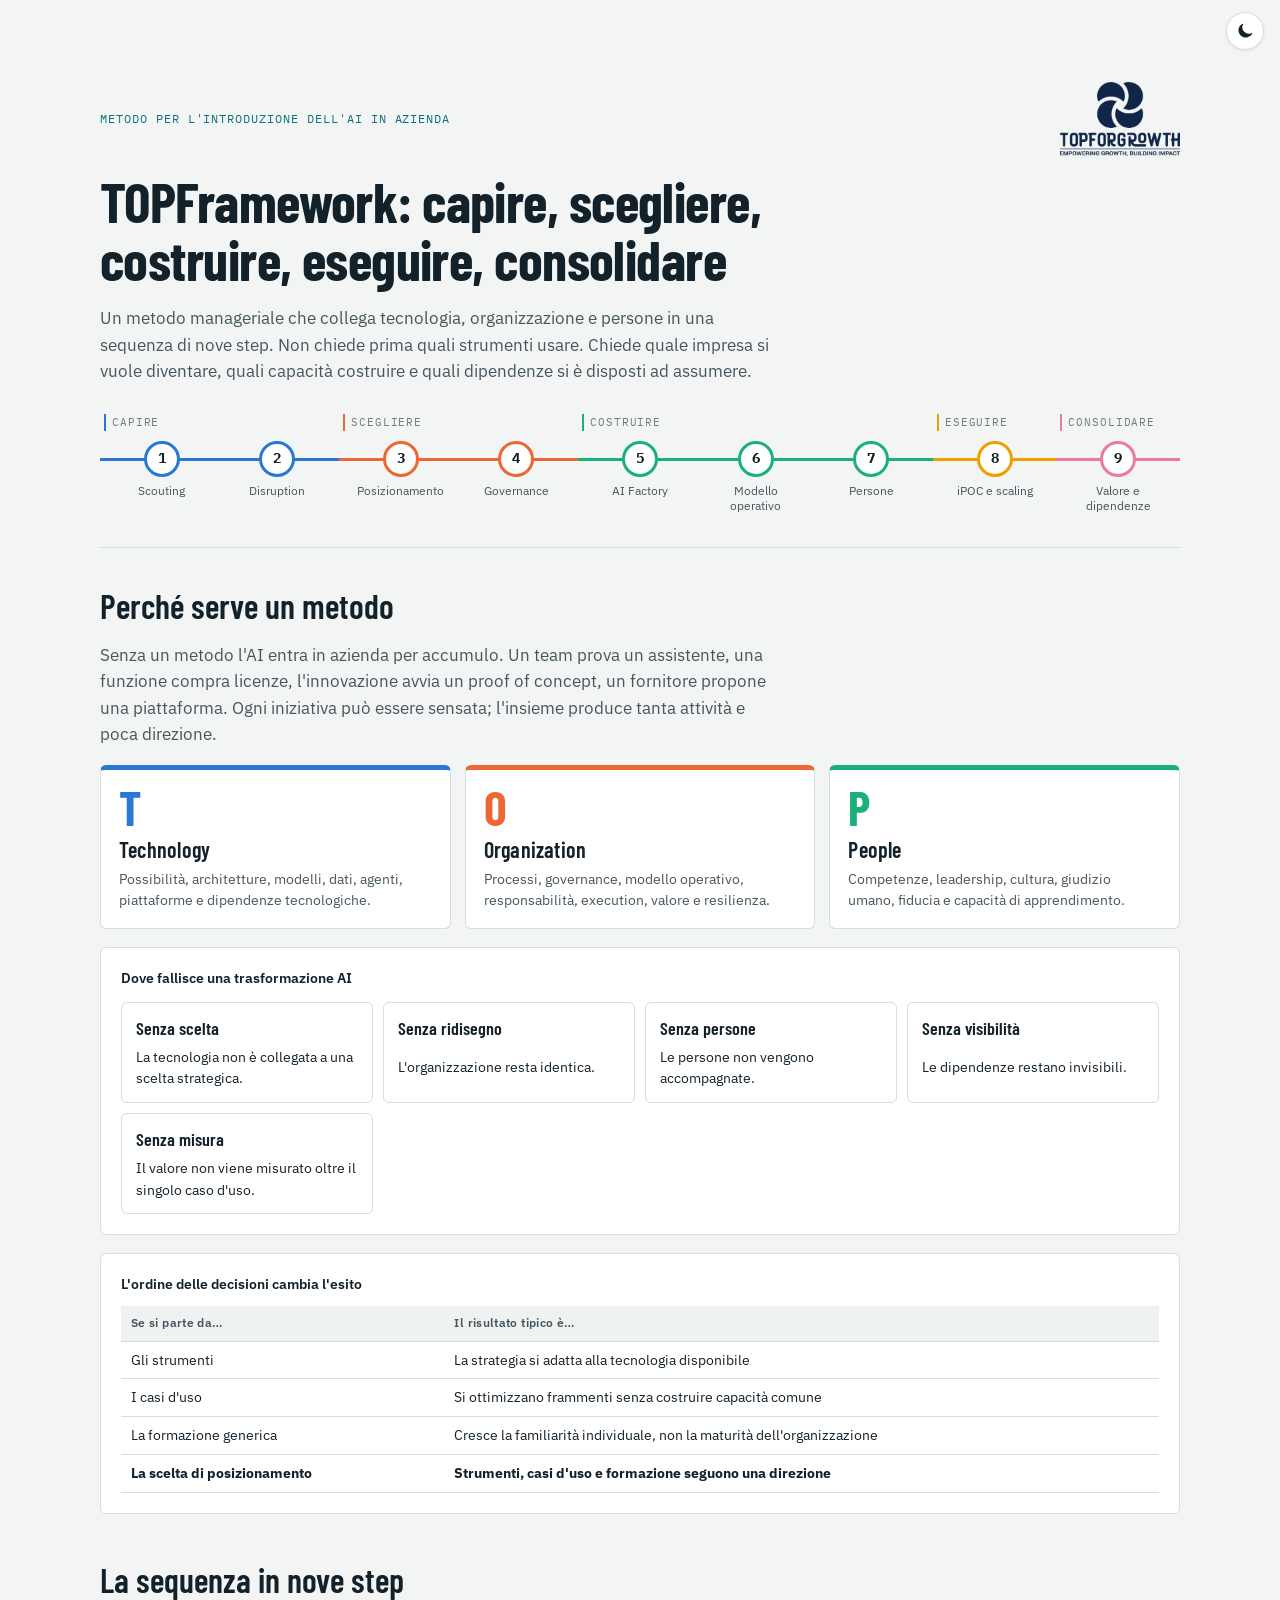
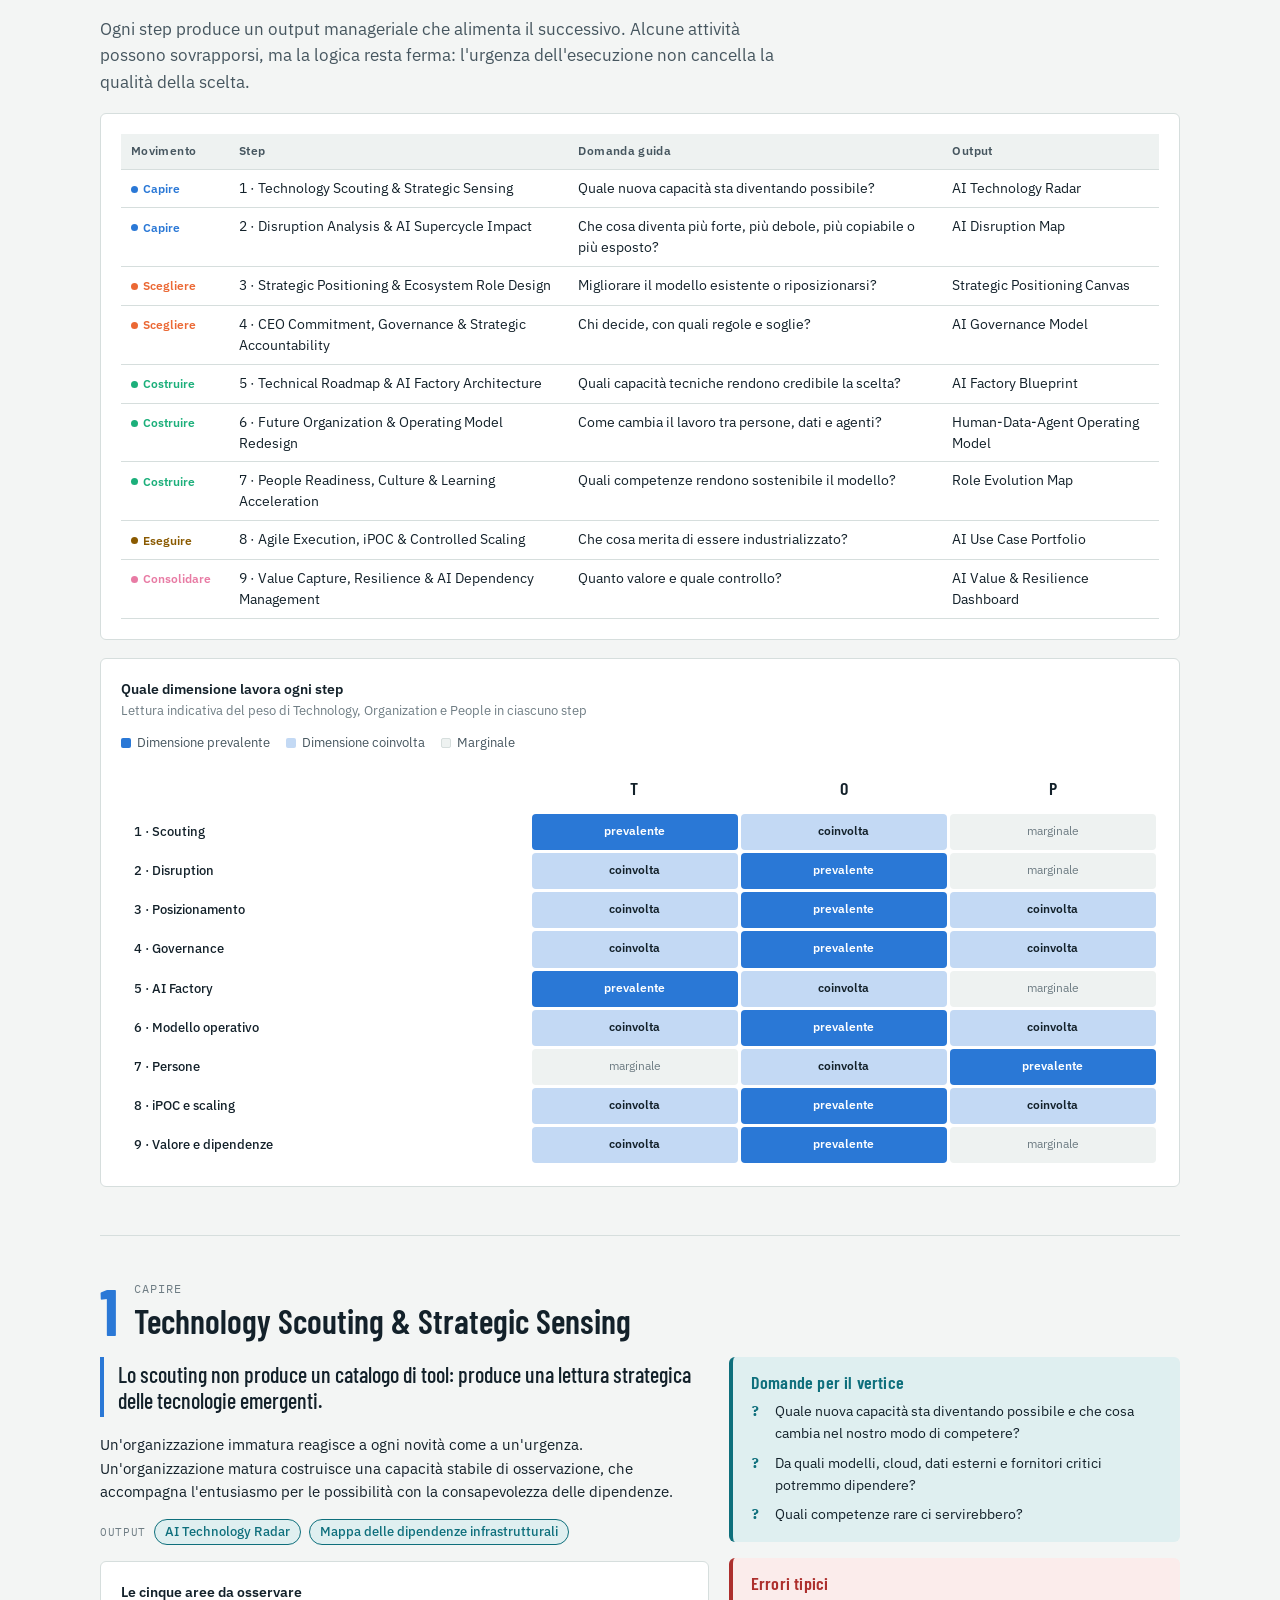
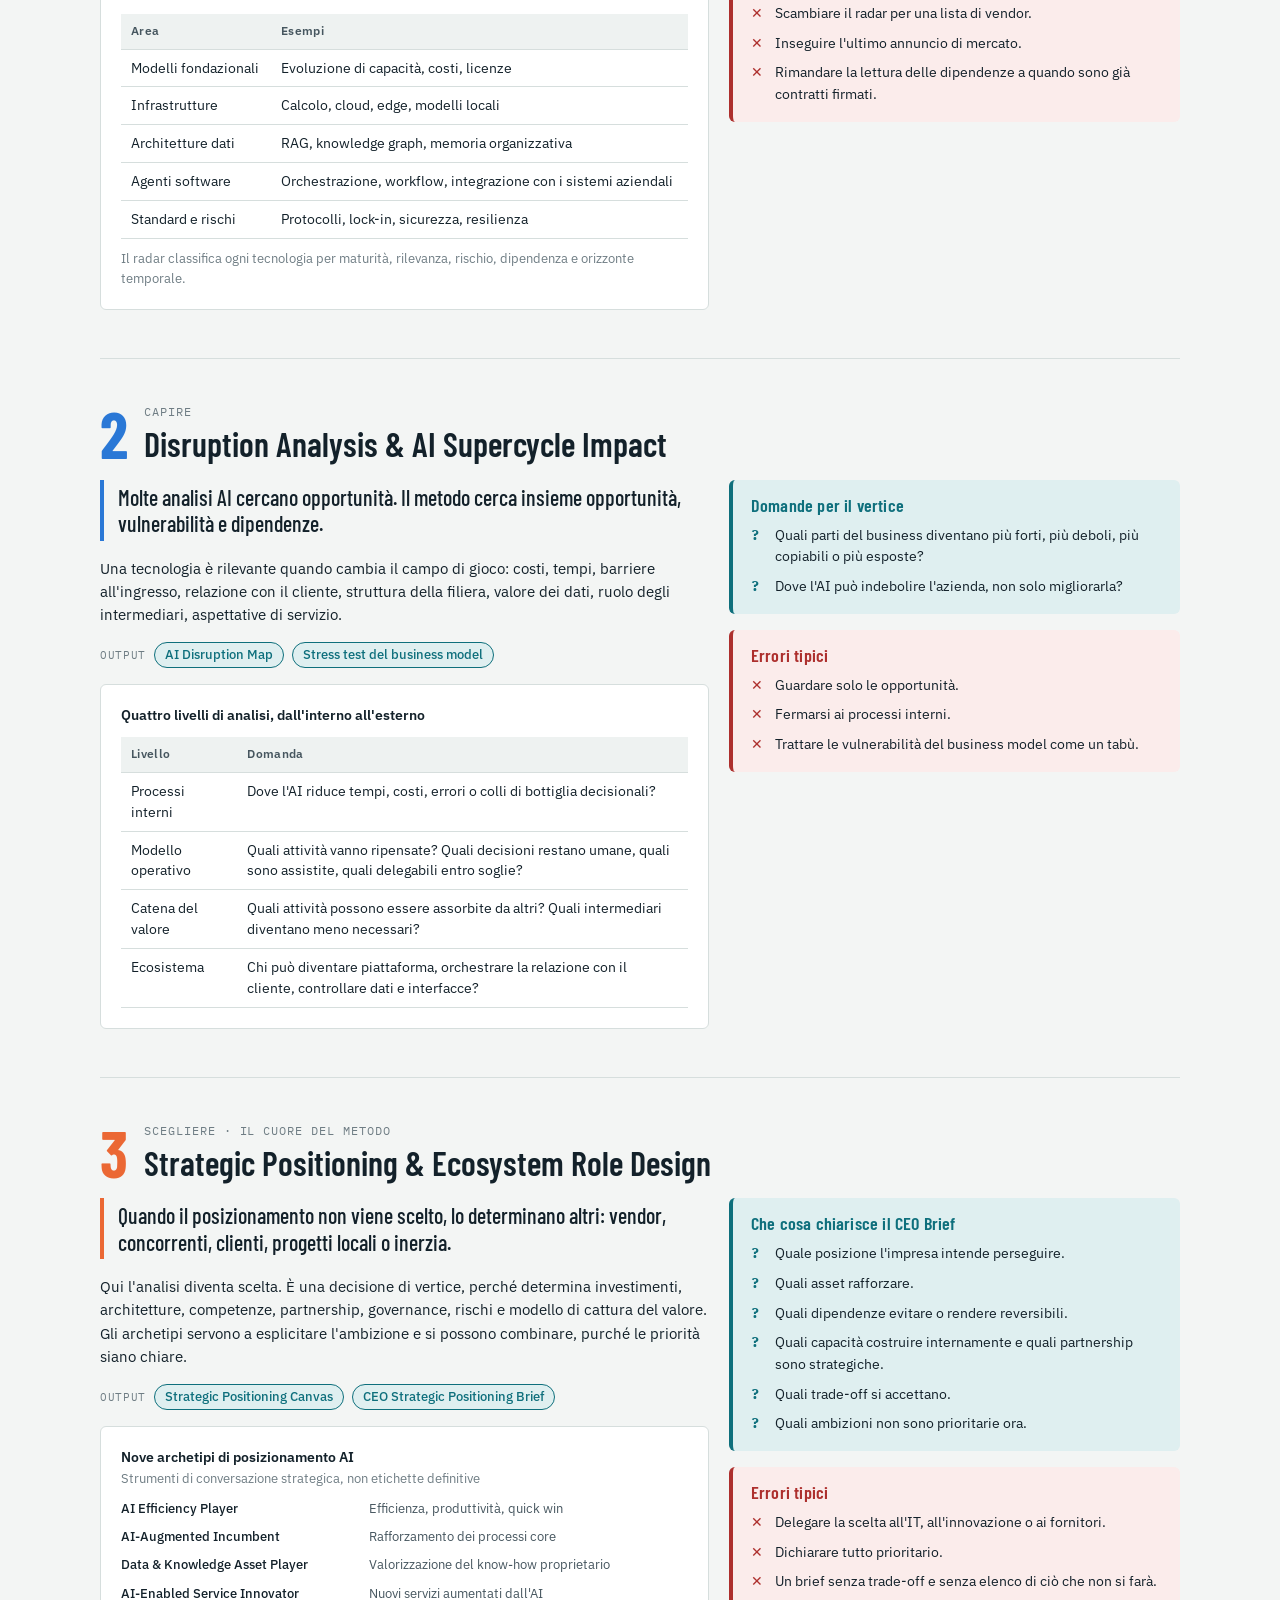
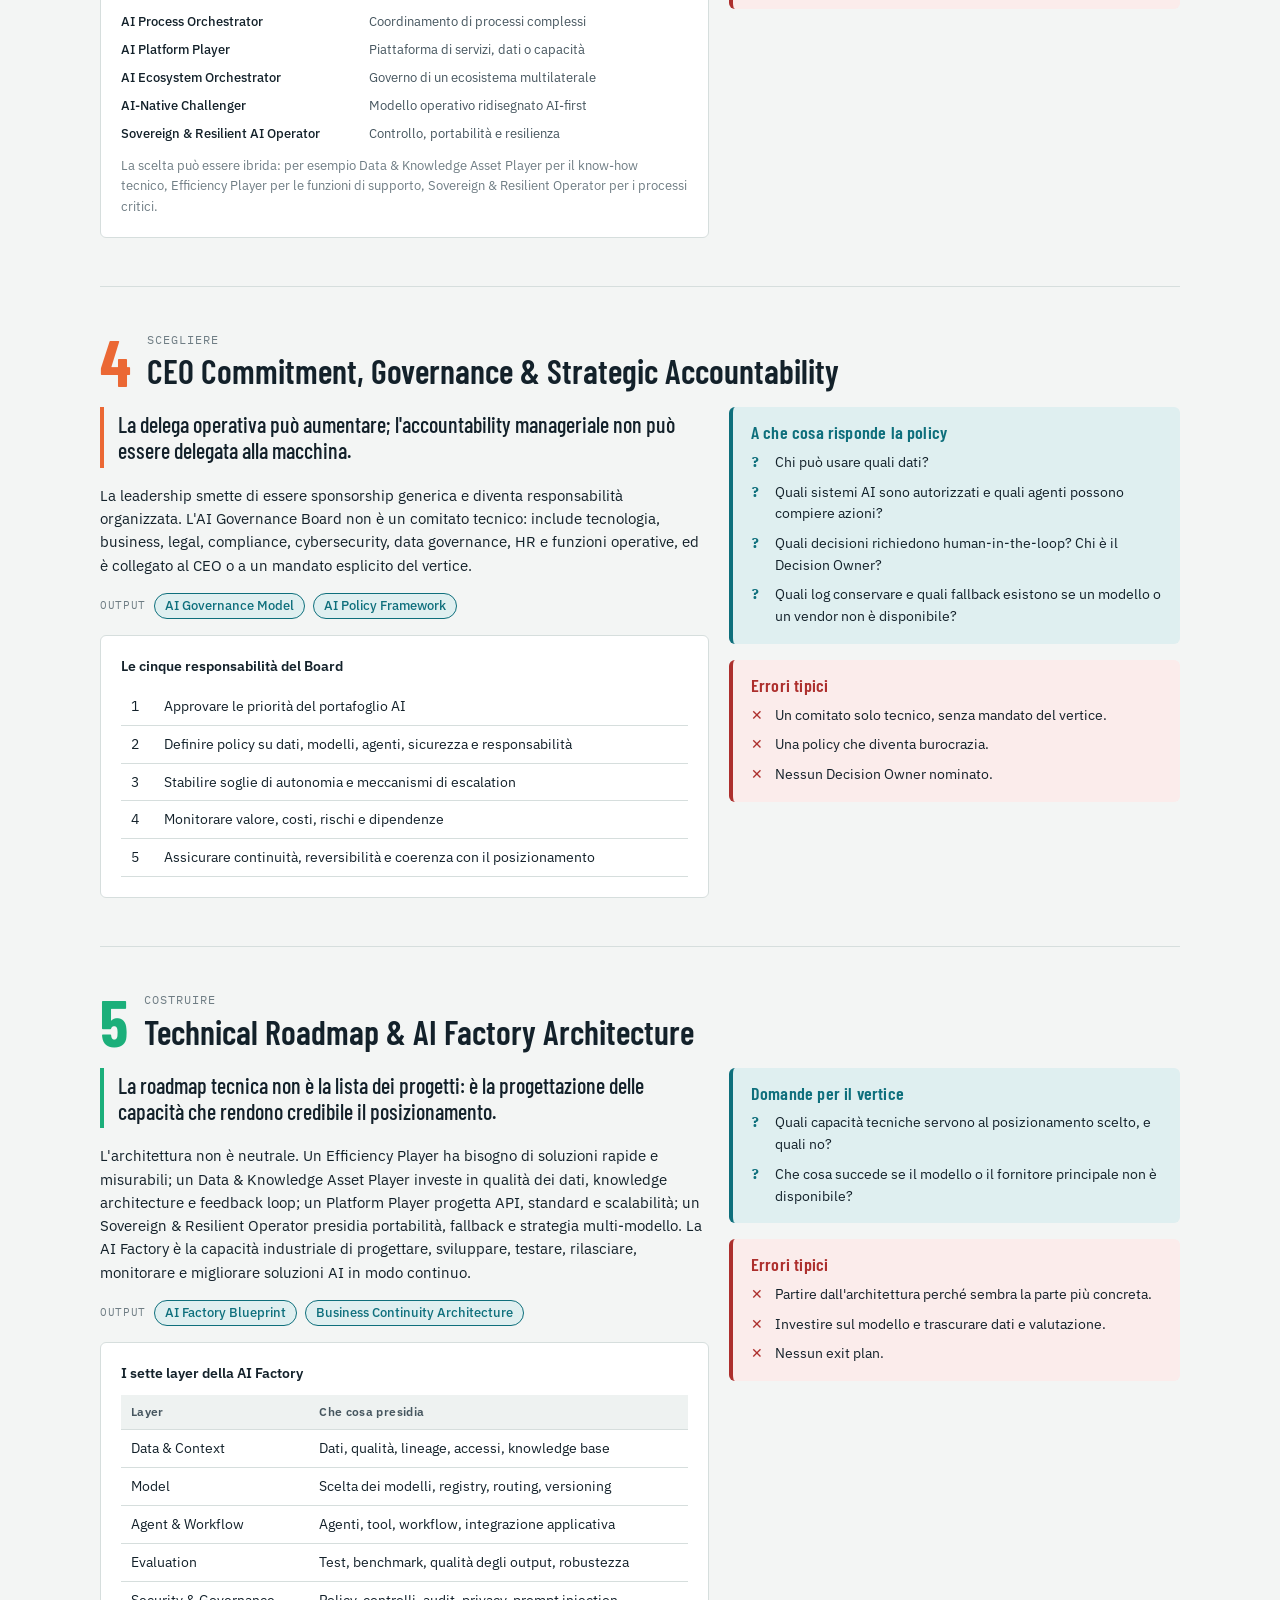
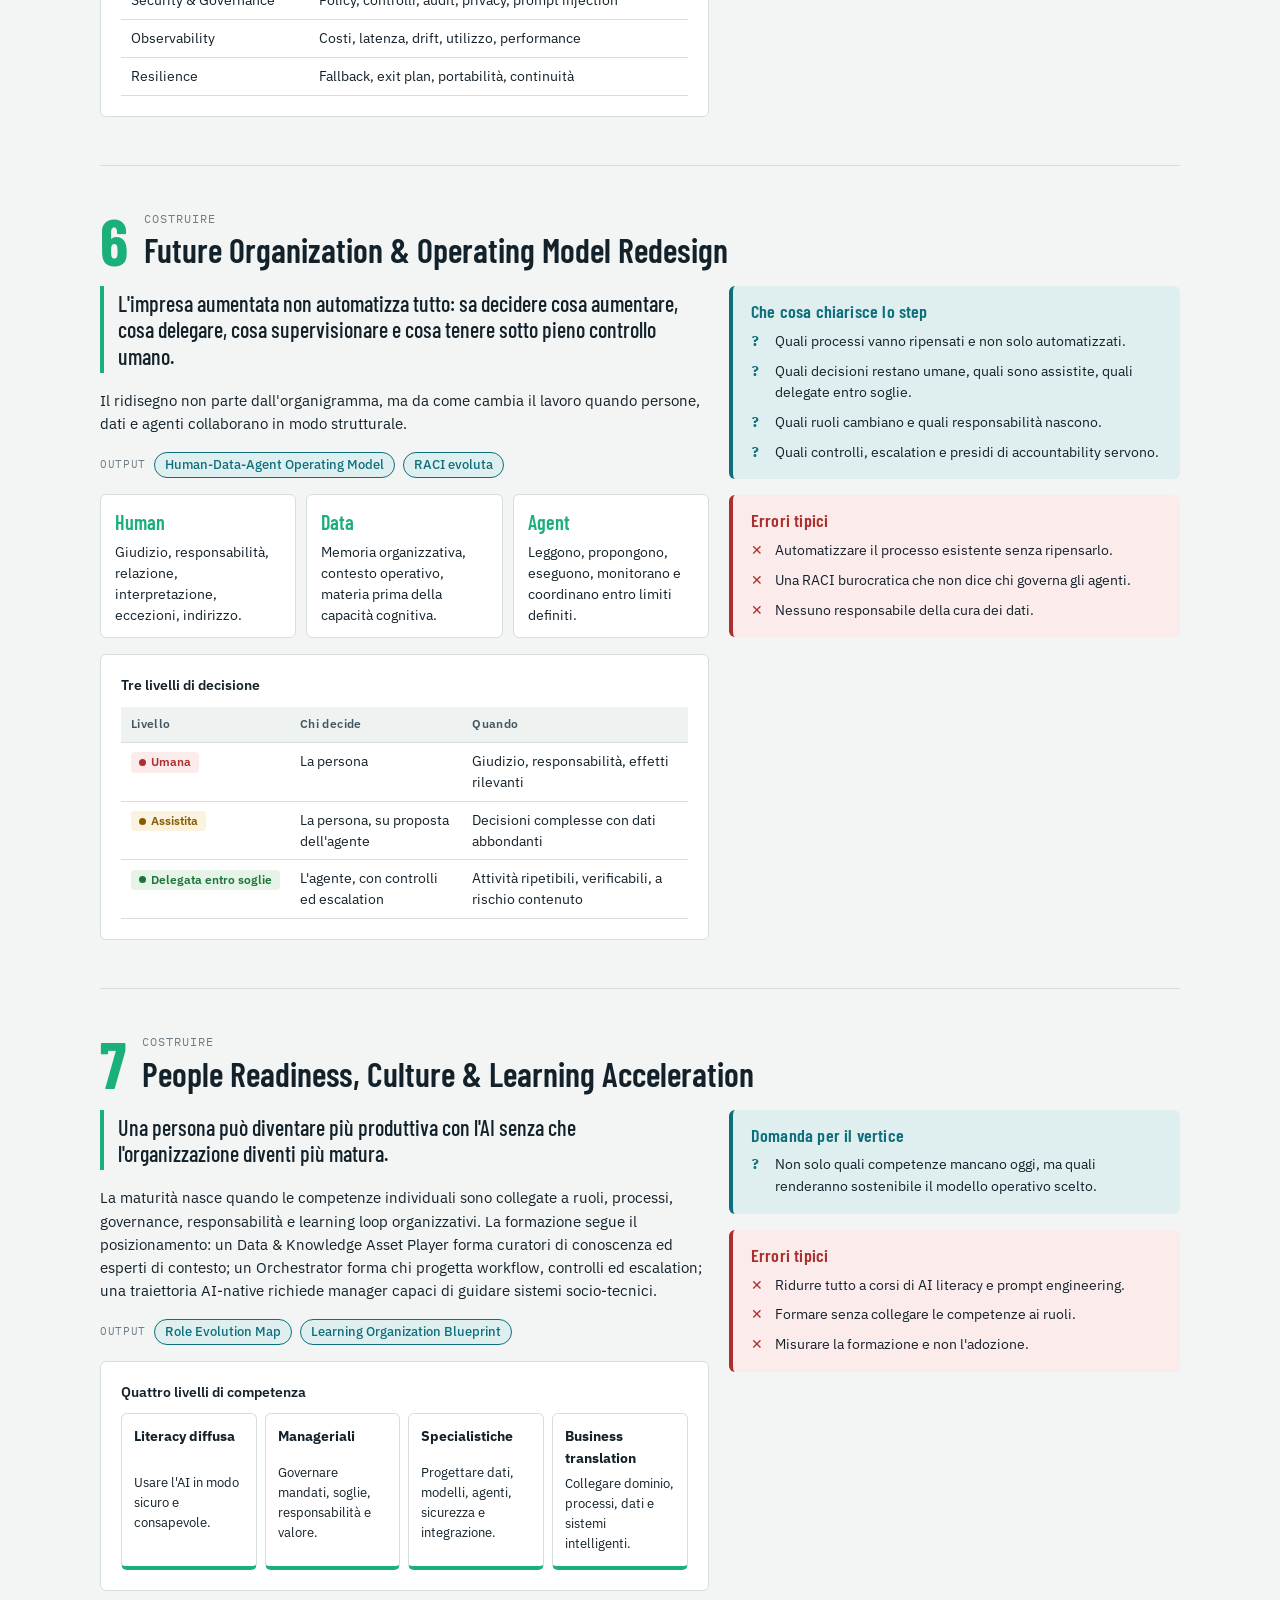
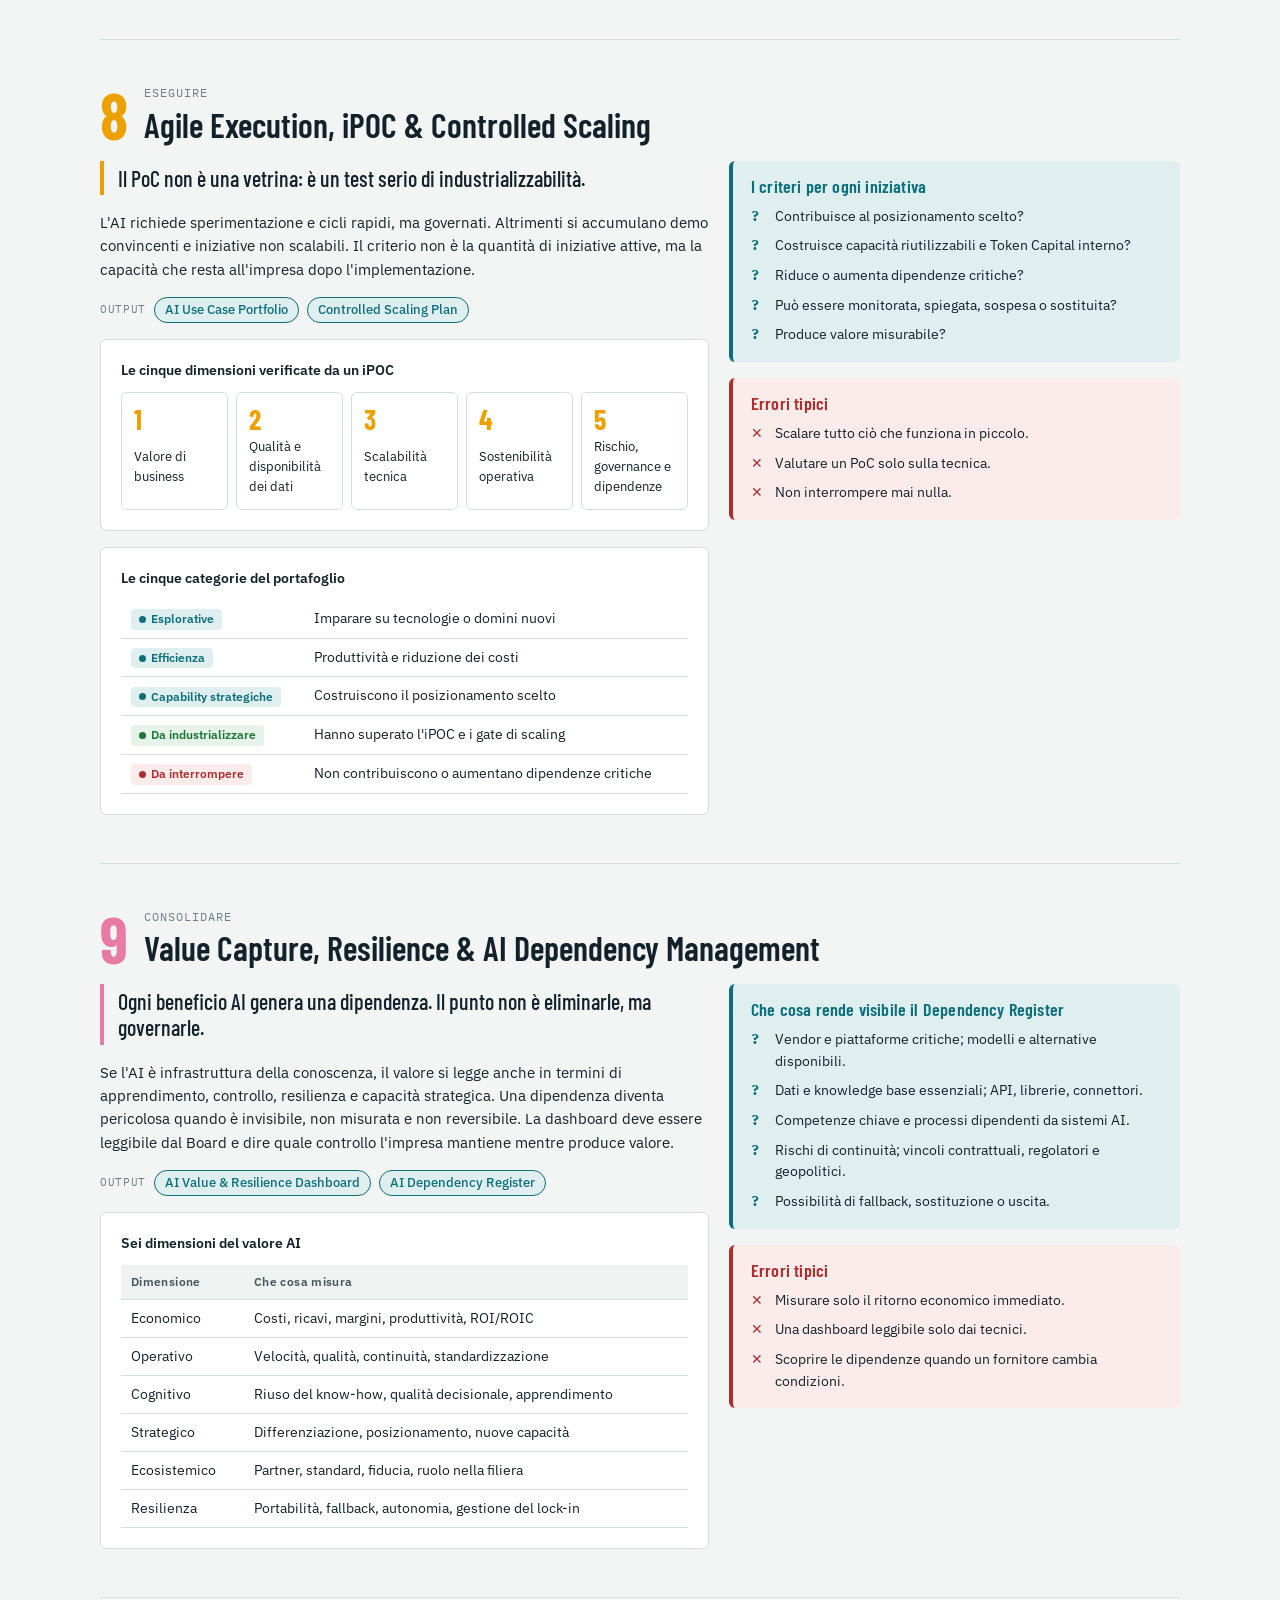
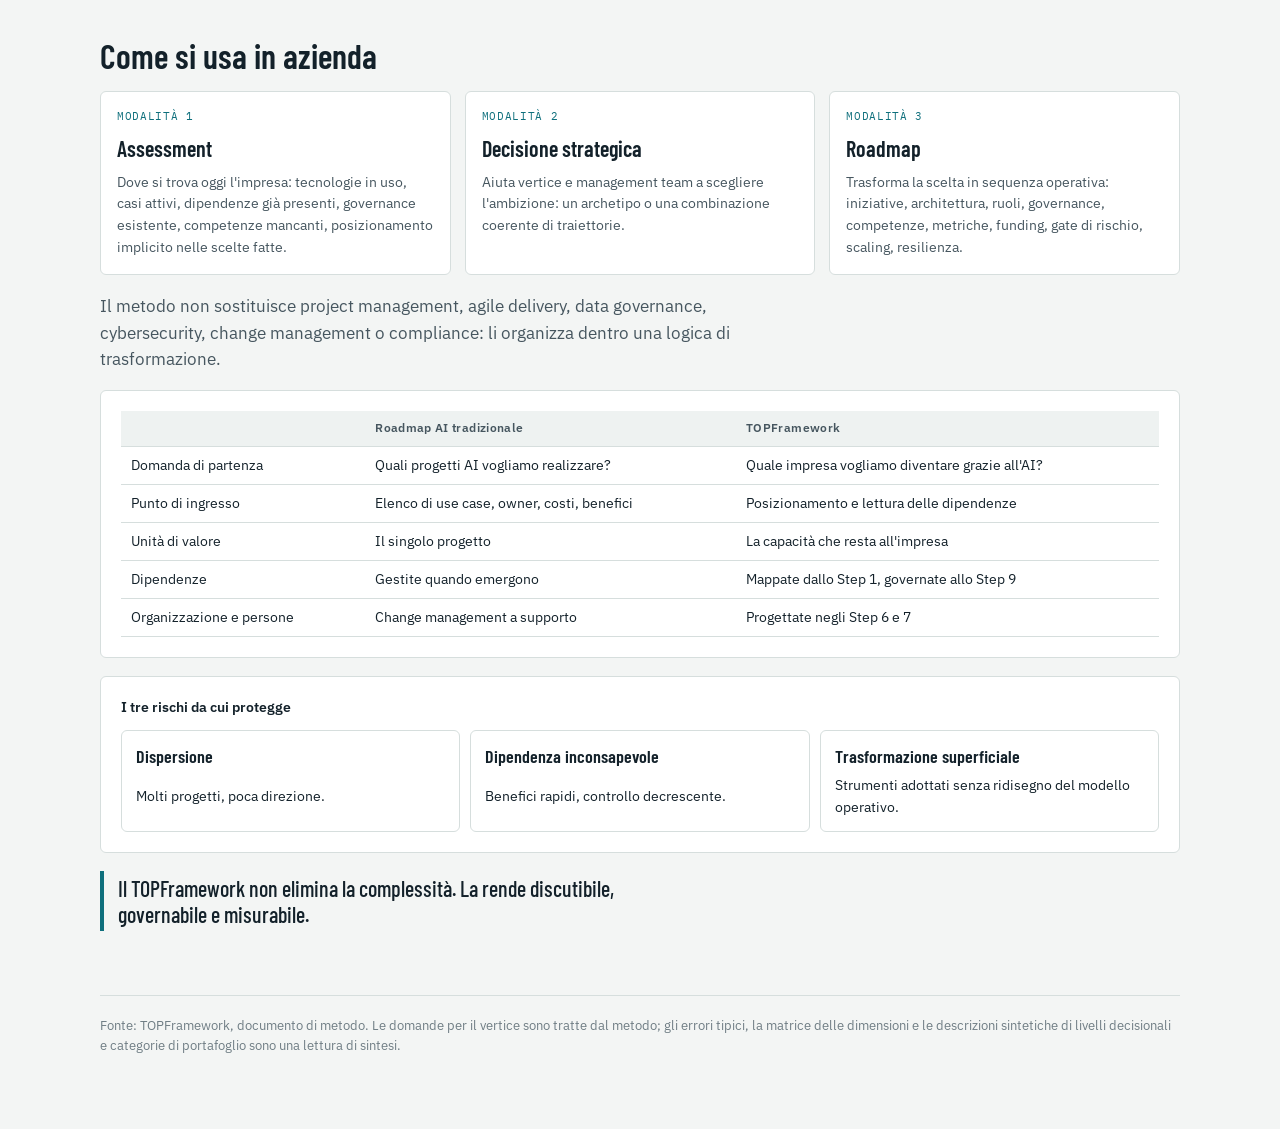
<file: concepts/TOPFramework_metodo_v2.html>
<!doctype html>
<html lang="it">
<head>
<meta charset="utf-8">
<meta name="viewport" content="width=device-width,initial-scale=1">
<link rel="icon" href="../favicon.ico" sizes="any">
<link rel="icon" type="image/png" sizes="32x32" href="../assets/favicon/favicon-32.png">
<link rel="icon" type="image/png" sizes="192x192" href="../assets/favicon/favicon-192.png">
<link rel="apple-touch-icon" href="../assets/favicon/apple-touch-icon.png">
<script src="../assets/theme.js"></script>
<title>TOPFramework</title>
<link rel="preconnect" href="https://fonts.googleapis.com">
<link rel="preconnect" href="https://fonts.gstatic.com" crossorigin>
<link rel="stylesheet" href="https://fonts.googleapis.com/css2?family=Barlow+Condensed:wght@500;600;700&family=IBM+Plex+Mono:wght@500&family=IBM+Plex+Sans:wght@400;500;600&display=swap">
<style>
:root{
  --bg:#f3f5f4; --surface:#ffffff; --surface-2:#eef2f1;
  --ink:#13212a; --ink-2:#46565f; --muted:#6f7d84; --line:#d6dedd; --grid:#e6ebea;
  --accent:#0e6f7c; --accent-soft:#dfeff0;
  --err:#ad2f2d; --err-soft:#fbeceb; --warn:#8a5a00; --warn-soft:#fbf2df; --ok:#1d7437; --ok-soft:#e5f3e8;
  --s1:#2a78d6; --s2:#eb6834; --s3:#1baf7a; --s4:#eda100; --s5:#e87ba4; --neg:#e34948;
  --display:"Barlow Condensed","Arial Narrow",system-ui,sans-serif;
  --body:"IBM Plex Sans",system-ui,-apple-system,"Segoe UI",sans-serif;
  --mono:"IBM Plex Mono",ui-monospace,Menlo,Consolas,monospace;
}
@media (prefers-color-scheme: dark){
  :root:not([data-theme="light"]){
    color-scheme:dark;
    --bg:#0e1518; --surface:#152025; --surface-2:#1b292f;
    --ink:#e7eef0; --ink-2:#b4c1c6; --muted:#8b989d; --line:#2a3a41; --grid:#223137;
    --accent:#56b8c4; --accent-soft:#163539;
    --err:#f08a86; --err-soft:#3a1e1e; --warn:#e6b450; --warn-soft:#342811; --ok:#6ccf8a; --ok-soft:#173222;
    --s1:#3987e5; --s2:#d95926; --s3:#199e70; --s4:#c98500; --s5:#d55181; --neg:#e66767;
  }
}
:root[data-theme="dark"]{
  color-scheme:dark;
  --bg:#0e1518; --surface:#152025; --surface-2:#1b292f;
  --ink:#e7eef0; --ink-2:#b4c1c6; --muted:#8b989d; --line:#2a3a41; --grid:#223137;
  --accent:#56b8c4; --accent-soft:#163539;
  --err:#f08a86; --err-soft:#3a1e1e; --warn:#e6b450; --warn-soft:#342811; --ok:#6ccf8a; --ok-soft:#173222;
  --s1:#3987e5; --s2:#d95926; --s3:#199e70; --s4:#c98500; --s5:#d55181; --neg:#e66767;
}
*{box-sizing:border-box}
body{background:var(--bg);color:var(--ink);font-family:var(--body);font-size:15px;line-height:1.55;margin:0}
.wrap{max-width:1120px;margin:0 auto;padding-inline:20px;padding-block:32px 72px}
h1,h2,h3{font-family:var(--display);text-wrap:balance;margin:0;line-height:1.05}
h1{font-size:clamp(34px,6vw,56px);font-weight:700;letter-spacing:-.01em}
h2{font-size:clamp(26px,3.6vw,34px);font-weight:600}
h3{font-size:20px;font-weight:600;letter-spacing:.01em}
p{margin:0}
.eyebrow{font-family:var(--mono);font-size:12px;letter-spacing:.08em;text-transform:uppercase;color:var(--accent)}
.lead{font-size:17px;color:var(--ink-2);max-width:68ch}
.note{display:inline-flex;gap:8px;align-items:center;font-size:13px;color:var(--ink-2);background:var(--surface-2);border:1px solid var(--line);border-radius:4px;padding:4px 10px}
header.hero{display:grid;gap:16px;padding-bottom:28px;border-bottom:1px solid var(--line)}

/* Busbar navigation, drawn like a single-line diagram */
.busbar{overflow-x:auto;margin-top:8px;padding-bottom:6px}
.bus{display:flex;gap:0;min-width:760px;position:relative;padding-top:6px}
.mv{flex:1 1 0;display:flex;flex-direction:column;gap:10px;padding-inline:4px}
.mv[data-n="1"]{flex:1 1 0}.mv[data-n="2"]{flex:2 1 0}.mv[data-n="3"]{flex:3 1 0}
.mv-name{font-family:var(--mono);font-size:11px;letter-spacing:.08em;text-transform:uppercase;color:var(--muted);border-left:2px solid var(--mv);padding-left:6px}
.nodes{display:flex;justify-content:space-around;position:relative}
.nodes::before{content:"";position:absolute;left:-4px;right:-4px;top:17px;height:3px;background:var(--mv)}
.node{position:relative;display:flex;flex-direction:column;align-items:center;gap:6px;text-decoration:none;color:var(--ink);width:88px;text-align:center}
.node b{display:grid;place-items:center;width:36px;height:36px;border-radius:50%;background:var(--surface);border:3px solid var(--mv);font-family:var(--mono);font-size:14px;position:relative;z-index:1}
.node span{font-size:12px;line-height:1.25;color:var(--ink-2)}
.node:hover b,.node:focus-visible b{background:var(--mv);color:#fff}
.node:focus-visible{outline:2px solid var(--accent);outline-offset:4px;border-radius:4px}

section.block{padding-block:40px 8px;display:grid;gap:18px}
.card{background:var(--surface);border:1px solid var(--line);border-radius:6px;padding:20px}
.chart-title{font-weight:600;font-size:14px}
.chart-sub{font-size:13px;color:var(--muted)}
.legend{display:flex;flex-wrap:wrap;gap:6px 16px;font-size:12.5px;color:var(--ink-2)}
.legend i{display:inline-block;width:10px;height:10px;border-radius:2px;margin-right:6px;vertical-align:-1px}
.scroll{overflow-x:auto}
svg text{font-family:var(--body)}

/* Step sections */
.step{padding-block:44px 8px;border-top:1px solid var(--line);margin-top:40px;display:grid;gap:18px;scroll-margin-top:12px}
.step-head{display:grid;grid-template-columns:auto 1fr;gap:4px 16px;align-items:end}
.step-num{grid-row:span 2;font-family:var(--display);font-weight:700;font-size:64px;line-height:.85;color:var(--mv)}
.step-mv{font-family:var(--mono);font-size:12px;letter-spacing:.08em;text-transform:uppercase;color:var(--muted)}
.step-grid{display:grid;grid-template-columns:minmax(0,1.35fr) minmax(0,1fr);gap:20px;align-items:start}
@media (max-width:860px){.step-grid{grid-template-columns:1fr}}
.col{display:grid;gap:16px}
.story{display:grid;gap:10px;max-width:68ch}
.output{display:flex;flex-wrap:wrap;gap:8px;align-items:center;font-size:13px}
.output .tag{font-family:var(--mono);font-size:11px;letter-spacing:.06em;text-transform:uppercase;color:var(--muted)}
.pill{border:1px solid var(--accent);color:var(--accent);background:var(--accent-soft);border-radius:999px;padding:2px 10px;font-weight:500}

.risk{border-radius:6px;padding:16px 18px;display:grid;gap:10px}
.risk h3{font-size:18px;display:flex;gap:8px;align-items:center}
.risk.err{background:var(--err-soft);border-left:4px solid var(--err)}
.risk.err h3{color:var(--err)}
.risk.obs{background:var(--warn-soft);border-left:4px solid var(--warn)}
.risk.obs h3{color:var(--warn)}
.risk ul{margin:0;padding:0;list-style:none;display:grid;gap:8px}
.risk.err li{display:grid;grid-template-columns:18px 1fr;gap:6px;font-size:14px}
.risk.err li::before{content:"✕";color:var(--err);font-weight:700}
.obs-item{display:grid;gap:2px;font-size:14px;padding-top:8px;border-top:1px dashed color-mix(in srgb,var(--warn) 40%,transparent)}
.obs-item:first-of-type{border-top:0;padding-top:0}
.obs-item strong{font-weight:600}
.obs-item em{font-style:normal;color:var(--ink-2)}
.obs-item em::before{content:"→ ";color:var(--warn);font-weight:600}

table{border-collapse:collapse;width:100%;font-size:13.5px}
th,td{text-align:left;padding:8px 10px;border-bottom:1px solid var(--line);vertical-align:top}
th{font-weight:600;font-size:12px;letter-spacing:.03em;color:var(--ink-2);background:var(--surface-2)}
td.num,th.num{text-align:right;font-variant-numeric:tabular-nums}
.chip{display:inline-flex;align-items:center;gap:5px;font-size:12px;font-weight:600;border-radius:4px;padding:1px 8px;white-space:nowrap}
.chip::before{content:"";width:7px;height:7px;border-radius:50%;background:currentColor}
.c-hi{color:var(--err);background:var(--err-soft)}
.c-md{color:var(--warn);background:var(--warn-soft)}
.c-lo{color:var(--ok);background:var(--ok-soft)}
.c-neu{color:var(--accent);background:var(--accent-soft)}

/* HTML bar charts */
.hbars{display:grid;gap:8px}
.hb{display:grid;grid-template-columns:minmax(110px,34%) 1fr 56px;gap:10px;align-items:center;font-size:13px}
.hb .track{height:14px;position:relative}
.hb .fill{height:100%;border-radius:0 4px 4px 0;background:var(--s1)}
.hb .v{text-align:right;font-variant-numeric:tabular-nums;font-family:var(--mono);font-size:12.5px}
.hb[data-tip]{cursor:default}
.hb:hover .fill{filter:brightness(1.08)}
.div{display:grid;gap:10px}
.dv{display:grid;grid-template-columns:minmax(100px,30%) 1fr 1fr;gap:0;align-items:center;font-size:13px}
.dv .l{padding-right:10px}
.dv .neg{display:flex;justify-content:flex-end;border-right:1px solid var(--ink-2);height:16px}
.dv .pos{display:flex;height:16px}
.dv .neg i{background:var(--neg);height:100%;border-radius:4px 0 0 4px;margin-right:1px}
.dv .pos i{background:var(--s1);height:100%;border-radius:0 4px 4px 0;margin-left:1px}
.dv-axis{display:grid;grid-template-columns:minmax(100px,30%) 1fr 1fr;font-size:11.5px;color:var(--muted)}
.dv-axis span:nth-child(2){text-align:right;padding-right:8px}
.dv-axis span:nth-child(3){padding-left:8px}
.stack{display:flex;height:34px;gap:2px;border-radius:4px;overflow:hidden}
.stack div{display:flex;align-items:center;padding-left:10px;color:#fff;font-weight:600;font-size:13px;font-family:var(--mono)}
.kpis{display:grid;grid-template-columns:repeat(auto-fit,minmax(150px,1fr));gap:12px}
.kpi{border:1px solid var(--line);border-radius:6px;padding:12px 14px;background:var(--surface);display:grid;gap:2px}
.kpi b{font-family:var(--display);font-size:30px;font-weight:600;line-height:1}
.kpi span{font-size:12.5px;color:var(--ink-2)}
.kpi small{font-family:var(--mono);font-size:11px;color:var(--muted);text-transform:uppercase;letter-spacing:.06em}
.waves{display:grid;grid-template-columns:repeat(3,minmax(0,1fr));gap:10px}
@media (max-width:640px){.waves{grid-template-columns:1fr}}
.wave{border:1px solid var(--line);border-top:4px solid var(--s1);border-radius:4px;padding:12px;display:grid;gap:6px;font-size:13px;background:var(--surface)}
.wave b{font-family:var(--display);font-size:18px}
.wave .gate{color:var(--ink-2)}
.wave .gate::before{content:"Gate · ";font-family:var(--mono);font-size:11px;color:var(--muted);text-transform:uppercase}

#tip{position:fixed;pointer-events:none;z-index:10;background:var(--ink);color:var(--bg);font-size:12.5px;padding:6px 9px;border-radius:4px;max-width:260px;line-height:1.4;opacity:0;transition:opacity .12s}
@media (prefers-reduced-motion:reduce){#tip{transition:none}}
footer{margin-top:56px;padding-top:20px;border-top:1px solid var(--line);font-size:13px;color:var(--muted);display:grid;gap:6px}
</style>

<style>
.risk.q{background:var(--accent-soft);border-left:4px solid var(--accent)}
.risk.q h3{color:var(--accent)}
.risk.q li{display:grid;grid-template-columns:18px 1fr;gap:6px;font-size:14px}
.risk.q li::before{content:"?";color:var(--accent);font-weight:700;font-family:var(--mono)}
.principle{font-family:var(--display);font-size:22px;font-weight:500;line-height:1.2;border-left:4px solid var(--mv);padding:4px 0 4px 14px;color:var(--ink);max-width:60ch}
.triad{display:grid;grid-template-columns:repeat(3,minmax(0,1fr));gap:14px}
@media (max-width:760px){.triad{grid-template-columns:1fr}}
.dim{background:var(--surface);border:1px solid var(--line);border-top:5px solid var(--d);border-radius:6px;padding:16px 18px;display:grid;gap:8px;align-content:start}
.dim .letter{font-family:var(--display);font-weight:700;font-size:48px;line-height:.9;color:var(--d)}
.dim h3{font-size:22px}
.dim p{font-size:14px;color:var(--ink-2)}
.fail{display:grid;grid-template-columns:repeat(auto-fit,minmax(200px,1fr));gap:10px}
.fail div{border:1px solid var(--line);border-radius:6px;padding:12px 14px;background:var(--surface);font-size:14px;display:grid;gap:4px}
.fail b{font-family:var(--display);font-size:18px;font-weight:600}
.matrix{border-collapse:separate;border-spacing:3px;width:100%;font-size:13px}
.matrix th,.matrix td{border:0;padding:8px 10px;background:transparent}
.matrix thead th{background:transparent;text-align:center;font-family:var(--display);font-size:18px;color:var(--ink)}
.matrix tbody th{background:transparent;font-weight:500;color:var(--ink);font-size:13px;letter-spacing:0;white-space:nowrap}
.cell{text-align:center;border-radius:4px;font-weight:600;font-size:12px}
.matrix td.lv2{background:var(--s1);color:#fff}
.matrix td.lv1{background:color-mix(in srgb,var(--s1) 28%,var(--surface));color:var(--ink)}
.matrix td.lv0{background:var(--surface-2);color:var(--muted);font-weight:400}
.hda{display:grid;grid-template-columns:repeat(3,minmax(0,1fr));gap:10px}
@media (max-width:640px){.hda{grid-template-columns:1fr}}
.hda div{border:1px solid var(--line);border-radius:6px;padding:12px 14px;background:var(--surface);display:grid;gap:4px;font-size:13.5px}
.hda b{font-family:var(--display);font-size:20px;font-weight:600;color:var(--s3)}
.levels{display:grid;grid-template-columns:repeat(4,minmax(0,1fr));gap:8px}
@media (max-width:760px){.levels{grid-template-columns:repeat(2,minmax(0,1fr))}}
.levels div{border-radius:6px;padding:12px;background:var(--surface);border:1px solid var(--line);border-bottom:4px solid var(--s3);font-size:13px;display:grid;gap:4px}
.levels b{font-size:14px}
.five{display:grid;grid-template-columns:repeat(5,minmax(0,1fr));gap:8px;counter-reset:f}
@media (max-width:760px){.five{grid-template-columns:1fr}}
.five div{background:var(--surface);border:1px solid var(--line);border-radius:6px;padding:12px;font-size:13px;display:grid;gap:4px}
.five div::before{counter-increment:f;content:counter(f);font-family:var(--display);font-weight:700;font-size:28px;color:var(--s4);line-height:1}
.uses{display:grid;grid-template-columns:repeat(3,minmax(0,1fr));gap:14px}
@media (max-width:760px){.uses{grid-template-columns:1fr}}
.uses div{background:var(--surface);border:1px solid var(--line);border-radius:6px;padding:16px;display:grid;gap:6px;align-content:start}
.uses b{font-family:var(--display);font-size:22px;font-weight:600}
.uses span{font-size:14px;color:var(--ink-2)}
.uses small{font-family:var(--mono);font-size:11px;letter-spacing:.06em;text-transform:uppercase;color:var(--accent)}
</style>

<style>
.brandbar{display:flex;justify-content:space-between;align-items:center;gap:12px 20px;flex-wrap:wrap}
.brand{display:inline-block;border-radius:4px;line-height:0}
.brand img{display:block;width:120px;height:auto}
.brand:hover img{opacity:.85}
.brand:focus-visible{outline:2px solid var(--accent);outline-offset:4px}
@media (max-width:480px){.brand img{width:96px}}
@media (prefers-color-scheme: dark){:root:not([data-theme="light"]) .brand img{filter:brightness(0) invert(1);opacity:.92}}
:root[data-theme="dark"] .brand img{filter:brightness(0) invert(1);opacity:.92}
</style>
</head>
<body>
<div class="wrap">
<header class="hero">
  <div class="brandbar"><div class="eyebrow">Metodo per l'introduzione dell'AI in azienda</div><a class="brand" href="https://topforgrowth.it/" target="_blank" rel="noopener" aria-label="TOPForGrowth: apri il sito" title="topforgrowth.it"><img src="[data-uri]" alt="TOPForGrowth" width="120" height="74"></a></div>
  <h1>TOPFramework: capire, scegliere, costruire, eseguire, consolidare</h1>
  <p class="lead">Un metodo manageriale che collega tecnologia, organizzazione e persone in una sequenza di nove step. Non chiede prima quali strumenti usare. Chiede quale impresa si vuole diventare, quali capacità costruire e quali dipendenze si è disposti ad assumere.</p>

  <nav class="busbar" aria-label="Step del metodo">
    <div class="bus">
      <div class="mv" data-n="2" style="--mv:var(--s1)"><div class="mv-name">Capire</div><div class="nodes">
        <a class="node" href="#s1"><b>1</b><span>Scouting</span></a>
        <a class="node" href="#s2"><b>2</b><span>Disruption</span></a></div></div>
      <div class="mv" data-n="2" style="--mv:var(--s2)"><div class="mv-name">Scegliere</div><div class="nodes">
        <a class="node" href="#s3"><b>3</b><span>Posizionamento</span></a>
        <a class="node" href="#s4"><b>4</b><span>Governance</span></a></div></div>
      <div class="mv" data-n="3" style="--mv:var(--s3)"><div class="mv-name">Costruire</div><div class="nodes">
        <a class="node" href="#s5"><b>5</b><span>AI Factory</span></a>
        <a class="node" href="#s6"><b>6</b><span>Modello operativo</span></a>
        <a class="node" href="#s7"><b>7</b><span>Persone</span></a></div></div>
      <div class="mv" data-n="1" style="--mv:var(--s4)"><div class="mv-name">Eseguire</div><div class="nodes">
        <a class="node" href="#s8"><b>8</b><span>iPOC e scaling</span></a></div></div>
      <div class="mv" data-n="1" style="--mv:var(--s5)"><div class="mv-name">Consolidare</div><div class="nodes">
        <a class="node" href="#s9"><b>9</b><span>Valore e dipendenze</span></a></div></div>
    </div>
  </nav>
</header>

<section class="block" aria-labelledby="t-why">
  <h2 id="t-why">Perché serve un metodo</h2>
  <p class="lead">Senza un metodo l'AI entra in azienda per accumulo. Un team prova un assistente, una funzione compra licenze, l'innovazione avvia un proof of concept, un fornitore propone una piattaforma. Ogni iniziativa può essere sensata; l'insieme produce tanta attività e poca direzione.</p>
  <div class="triad">
    <div class="dim" style="--d:var(--s1)"><span class="letter">T</span><h3>Technology</h3><p>Possibilità, architetture, modelli, dati, agenti, piattaforme e dipendenze tecnologiche.</p></div>
    <div class="dim" style="--d:var(--s2)"><span class="letter">O</span><h3>Organization</h3><p>Processi, governance, modello operativo, responsabilità, execution, valore e resilienza.</p></div>
    <div class="dim" style="--d:var(--s3)"><span class="letter">P</span><h3>People</h3><p>Competenze, leadership, cultura, giudizio umano, fiducia e capacità di apprendimento.</p></div>
  </div>
  <div class="card" style="display:grid;gap:12px">
    <div class="chart-title">Dove fallisce una trasformazione AI</div>
    <div class="fail">
      <div><b>Senza scelta</b>La tecnologia non è collegata a una scelta strategica.</div>
      <div><b>Senza ridisegno</b>L'organizzazione resta identica.</div>
      <div><b>Senza persone</b>Le persone non vengono accompagnate.</div>
      <div><b>Senza visibilità</b>Le dipendenze restano invisibili.</div>
      <div><b>Senza misura</b>Il valore non viene misurato oltre il singolo caso d'uso.</div>
    </div>
  </div>
  <div class="card" style="display:grid;gap:10px">
    <div class="chart-title">L'ordine delle decisioni cambia l'esito</div>
    <div class="scroll"><table>
      <thead><tr><th>Se si parte da…</th><th>Il risultato tipico è…</th></tr></thead>
      <tbody>
        <tr><td>Gli strumenti</td><td>La strategia si adatta alla tecnologia disponibile</td></tr>
        <tr><td>I casi d'uso</td><td>Si ottimizzano frammenti senza costruire capacità comune</td></tr>
        <tr><td>La formazione generica</td><td>Cresce la familiarità individuale, non la maturità dell'organizzazione</td></tr>
        <tr><td><strong>La scelta di posizionamento</strong></td><td><strong>Strumenti, casi d'uso e formazione seguono una direzione</strong></td></tr>
      </tbody></table></div>
  </div>
</section>

<section class="block" aria-labelledby="t-seq">
  <h2 id="t-seq">La sequenza in nove step</h2>
  <p class="lead">Ogni step produce un output manageriale che alimenta il successivo. Alcune attività possono sovrapporsi, ma la logica resta ferma: l'urgenza dell'esecuzione non cancella la qualità della scelta.</p>
  <div class="card scroll"><table>
    <thead><tr><th>Movimento</th><th>Step</th><th>Domanda guida</th><th>Output</th></tr></thead>
    <tbody>
      <tr><td><span class="chip" style="color:var(--s1);background:transparent;padding-left:0">Capire</span></td><td>1 · Technology Scouting &amp; Strategic Sensing</td><td>Quale nuova capacità sta diventando possibile?</td><td>AI Technology Radar</td></tr>
      <tr><td><span class="chip" style="color:var(--s1);background:transparent;padding-left:0">Capire</span></td><td>2 · Disruption Analysis &amp; AI Supercycle Impact</td><td>Che cosa diventa più forte, più debole, più copiabile o più esposto?</td><td>AI Disruption Map</td></tr>
      <tr><td><span class="chip" style="color:var(--s2);background:transparent;padding-left:0">Scegliere</span></td><td>3 · Strategic Positioning &amp; Ecosystem Role Design</td><td>Migliorare il modello esistente o riposizionarsi?</td><td>Strategic Positioning Canvas</td></tr>
      <tr><td><span class="chip" style="color:var(--s2);background:transparent;padding-left:0">Scegliere</span></td><td>4 · CEO Commitment, Governance &amp; Strategic Accountability</td><td>Chi decide, con quali regole e soglie?</td><td>AI Governance Model</td></tr>
      <tr><td><span class="chip" style="color:var(--s3);background:transparent;padding-left:0">Costruire</span></td><td>5 · Technical Roadmap &amp; AI Factory Architecture</td><td>Quali capacità tecniche rendono credibile la scelta?</td><td>AI Factory Blueprint</td></tr>
      <tr><td><span class="chip" style="color:var(--s3);background:transparent;padding-left:0">Costruire</span></td><td>6 · Future Organization &amp; Operating Model Redesign</td><td>Come cambia il lavoro tra persone, dati e agenti?</td><td>Human-Data-Agent Operating Model</td></tr>
      <tr><td><span class="chip" style="color:var(--s3);background:transparent;padding-left:0">Costruire</span></td><td>7 · People Readiness, Culture &amp; Learning Acceleration</td><td>Quali competenze rendono sostenibile il modello?</td><td>Role Evolution Map</td></tr>
      <tr><td><span class="chip" style="color:var(--warn);background:transparent;padding-left:0">Eseguire</span></td><td>8 · Agile Execution, iPOC &amp; Controlled Scaling</td><td>Che cosa merita di essere industrializzato?</td><td>AI Use Case Portfolio</td></tr>
      <tr><td><span class="chip" style="color:var(--s5);background:transparent;padding-left:0">Consolidare</span></td><td>9 · Value Capture, Resilience &amp; AI Dependency Management</td><td>Quanto valore e quale controllo?</td><td>AI Value &amp; Resilience Dashboard</td></tr>
    </tbody></table></div>
  <div class="card" style="display:grid;gap:12px">
    <div><div class="chart-title">Quale dimensione lavora ogni step</div><div class="chart-sub">Lettura indicativa del peso di Technology, Organization e People in ciascuno step</div></div>
    <div class="legend"><span><i style="background:var(--s1)"></i>Dimensione prevalente</span><span><i style="background:color-mix(in srgb,var(--s1) 28%,var(--surface))"></i>Dimensione coinvolta</span><span><i style="background:var(--surface-2);border:1px solid var(--line)"></i>Marginale</span></div>
    <div class="scroll"><table class="matrix" id="matrix" style="min-width:420px"></table></div>
  </div>
</section>

<!-- STEP 1 -->
<article class="step" id="s1" style="--mv:var(--s1)">
  <div class="step-head"><div class="step-num">1</div><div class="step-mv">Capire</div><h2>Technology Scouting &amp; Strategic Sensing</h2></div>
  <div class="step-grid">
    <div class="col">
      <p class="principle">Lo scouting non produce un catalogo di tool: produce una lettura strategica delle tecnologie emergenti.</p>
      <div class="story"><p>Un'organizzazione immatura reagisce a ogni novità come a un'urgenza. Un'organizzazione matura costruisce una capacità stabile di osservazione, che accompagna l'entusiasmo per le possibilità con la consapevolezza delle dipendenze.</p></div>
      <div class="output"><span class="tag">Output</span><span class="pill">AI Technology Radar</span><span class="pill">Mappa delle dipendenze infrastrutturali</span></div>
      <div class="card" style="display:grid;gap:10px">
        <div class="chart-title">Le cinque aree da osservare</div>
        <div class="scroll"><table>
          <thead><tr><th>Area</th><th>Esempi</th></tr></thead>
          <tbody>
            <tr><td>Modelli fondazionali</td><td>Evoluzione di capacità, costi, licenze</td></tr>
            <tr><td>Infrastrutture</td><td>Calcolo, cloud, edge, modelli locali</td></tr>
            <tr><td>Architetture dati</td><td>RAG, knowledge graph, memoria organizzativa</td></tr>
            <tr><td>Agenti software</td><td>Orchestrazione, workflow, integrazione con i sistemi aziendali</td></tr>
            <tr><td>Standard e rischi</td><td>Protocolli, lock-in, sicurezza, resilienza</td></tr>
          </tbody></table></div>
        <p class="chart-sub">Il radar classifica ogni tecnologia per maturità, rilevanza, rischio, dipendenza e orizzonte temporale.</p>
      </div>
    </div>
    <div class="col">
      <div class="risk q"><h3>Domande per il vertice</h3><ul>
        <li>Quale nuova capacità sta diventando possibile e che cosa cambia nel nostro modo di competere?</li>
        <li>Da quali modelli, cloud, dati esterni e fornitori critici potremmo dipendere?</li>
        <li>Quali competenze rare ci servirebbero?</li>
      </ul></div>
      <div class="risk err"><h3>Errori tipici</h3><ul>
        <li>Scambiare il radar per una lista di vendor.</li>
        <li>Inseguire l'ultimo annuncio di mercato.</li>
        <li>Rimandare la lettura delle dipendenze a quando sono già contratti firmati.</li>
      </ul></div>
    </div>
  </div>
</article>

<!-- STEP 2 -->
<article class="step" id="s2" style="--mv:var(--s1)">
  <div class="step-head"><div class="step-num">2</div><div class="step-mv">Capire</div><h2>Disruption Analysis &amp; AI Supercycle Impact</h2></div>
  <div class="step-grid">
    <div class="col">
      <p class="principle">Molte analisi AI cercano opportunità. Il metodo cerca insieme opportunità, vulnerabilità e dipendenze.</p>
      <div class="story"><p>Una tecnologia è rilevante quando cambia il campo di gioco: costi, tempi, barriere all'ingresso, relazione con il cliente, struttura della filiera, valore dei dati, ruolo degli intermediari, aspettative di servizio.</p></div>
      <div class="output"><span class="tag">Output</span><span class="pill">AI Disruption Map</span><span class="pill">Stress test del business model</span></div>
      <div class="card" style="display:grid;gap:10px">
        <div class="chart-title">Quattro livelli di analisi, dall'interno all'esterno</div>
        <div class="scroll"><table>
          <thead><tr><th>Livello</th><th>Domanda</th></tr></thead>
          <tbody>
            <tr><td>Processi interni</td><td>Dove l'AI riduce tempi, costi, errori o colli di bottiglia decisionali?</td></tr>
            <tr><td>Modello operativo</td><td>Quali attività vanno ripensate? Quali decisioni restano umane, quali sono assistite, quali delegabili entro soglie?</td></tr>
            <tr><td>Catena del valore</td><td>Quali attività possono essere assorbite da altri? Quali intermediari diventano meno necessari?</td></tr>
            <tr><td>Ecosistema</td><td>Chi può diventare piattaforma, orchestrare la relazione con il cliente, controllare dati e interfacce?</td></tr>
          </tbody></table></div>
      </div>
    </div>
    <div class="col">
      <div class="risk q"><h3>Domande per il vertice</h3><ul>
        <li>Quali parti del business diventano più forti, più deboli, più copiabili o più esposte?</li>
        <li>Dove l'AI può indebolire l'azienda, non solo migliorarla?</li>
      </ul></div>
      <div class="risk err"><h3>Errori tipici</h3><ul>
        <li>Guardare solo le opportunità.</li>
        <li>Fermarsi ai processi interni.</li>
        <li>Trattare le vulnerabilità del business model come un tabù.</li>
      </ul></div>
    </div>
  </div>
</article>

<!-- STEP 3 -->
<article class="step" id="s3" style="--mv:var(--s2)">
  <div class="step-head"><div class="step-num">3</div><div class="step-mv">Scegliere · il cuore del metodo</div><h2>Strategic Positioning &amp; Ecosystem Role Design</h2></div>
  <div class="step-grid">
    <div class="col">
      <p class="principle">Quando il posizionamento non viene scelto, lo determinano altri: vendor, concorrenti, clienti, progetti locali o inerzia.</p>
      <div class="story"><p>Qui l'analisi diventa scelta. È una decisione di vertice, perché determina investimenti, architetture, competenze, partnership, governance, rischi e modello di cattura del valore. Gli archetipi servono a esplicitare l'ambizione e si possono combinare, purché le priorità siano chiare.</p></div>
      <div class="output"><span class="tag">Output</span><span class="pill">Strategic Positioning Canvas</span><span class="pill">CEO Strategic Positioning Brief</span></div>
      <div class="card" style="display:grid;gap:10px">
        <div><div class="chart-title">Nove archetipi di posizionamento AI</div><div class="chart-sub">Strumenti di conversazione strategica, non etichette definitive</div></div>
        <div class="hbars" id="arche"></div>
      </div>
    </div>
    <div class="col">
      <div class="risk q"><h3>Che cosa chiarisce il CEO Brief</h3><ul>
        <li>Quale posizione l'impresa intende perseguire.</li>
        <li>Quali asset rafforzare.</li>
        <li>Quali dipendenze evitare o rendere reversibili.</li>
        <li>Quali capacità costruire internamente e quali partnership sono strategiche.</li>
        <li>Quali trade-off si accettano.</li>
        <li>Quali ambizioni non sono prioritarie ora.</li>
      </ul></div>
      <div class="risk err"><h3>Errori tipici</h3><ul>
        <li>Delegare la scelta all'IT, all'innovazione o ai fornitori.</li>
        <li>Dichiarare tutto prioritario.</li>
        <li>Un brief senza trade-off e senza elenco di ciò che non si farà.</li>
      </ul></div>
    </div>
  </div>
</article>

<!-- STEP 4 -->
<article class="step" id="s4" style="--mv:var(--s2)">
  <div class="step-head"><div class="step-num">4</div><div class="step-mv">Scegliere</div><h2>CEO Commitment, Governance &amp; Strategic Accountability</h2></div>
  <div class="step-grid">
    <div class="col">
      <p class="principle">La delega operativa può aumentare; l'accountability manageriale non può essere delegata alla macchina.</p>
      <div class="story"><p>La leadership smette di essere sponsorship generica e diventa responsabilità organizzata. L'AI Governance Board non è un comitato tecnico: include tecnologia, business, legal, compliance, cybersecurity, data governance, HR e funzioni operative, ed è collegato al CEO o a un mandato esplicito del vertice.</p></div>
      <div class="output"><span class="tag">Output</span><span class="pill">AI Governance Model</span><span class="pill">AI Policy Framework</span></div>
      <div class="card" style="display:grid;gap:10px">
        <div class="chart-title">Le cinque responsabilità del Board</div>
        <div class="scroll"><table>
          <tbody>
            <tr><td>1</td><td>Approvare le priorità del portafoglio AI</td></tr>
            <tr><td>2</td><td>Definire policy su dati, modelli, agenti, sicurezza e responsabilità</td></tr>
            <tr><td>3</td><td>Stabilire soglie di autonomia e meccanismi di escalation</td></tr>
            <tr><td>4</td><td>Monitorare valore, costi, rischi e dipendenze</td></tr>
            <tr><td>5</td><td>Assicurare continuità, reversibilità e coerenza con il posizionamento</td></tr>
          </tbody></table></div>
      </div>
    </div>
    <div class="col">
      <div class="risk q"><h3>A che cosa risponde la policy</h3><ul>
        <li>Chi può usare quali dati?</li>
        <li>Quali sistemi AI sono autorizzati e quali agenti possono compiere azioni?</li>
        <li>Quali decisioni richiedono human-in-the-loop? Chi è il Decision Owner?</li>
        <li>Quali log conservare e quali fallback esistono se un modello o un vendor non è disponibile?</li>
      </ul></div>
      <div class="risk err"><h3>Errori tipici</h3><ul>
        <li>Un comitato solo tecnico, senza mandato del vertice.</li>
        <li>Una policy che diventa burocrazia.</li>
        <li>Nessun Decision Owner nominato.</li>
      </ul></div>
    </div>
  </div>
</article>

<!-- STEP 5 -->
<article class="step" id="s5" style="--mv:var(--s3)">
  <div class="step-head"><div class="step-num">5</div><div class="step-mv">Costruire</div><h2>Technical Roadmap &amp; AI Factory Architecture</h2></div>
  <div class="step-grid">
    <div class="col">
      <p class="principle">La roadmap tecnica non è la lista dei progetti: è la progettazione delle capacità che rendono credibile il posizionamento.</p>
      <div class="story"><p>L'architettura non è neutrale. Un Efficiency Player ha bisogno di soluzioni rapide e misurabili; un Data &amp; Knowledge Asset Player investe in qualità dei dati, knowledge architecture e feedback loop; un Platform Player progetta API, standard e scalabilità; un Sovereign &amp; Resilient Operator presidia portabilità, fallback e strategia multi-modello. La AI Factory è la capacità industriale di progettare, sviluppare, testare, rilasciare, monitorare e migliorare soluzioni AI in modo continuo.</p></div>
      <div class="output"><span class="tag">Output</span><span class="pill">AI Factory Blueprint</span><span class="pill">Business Continuity Architecture</span></div>
      <div class="card" style="display:grid;gap:10px">
        <div class="chart-title">I sette layer della AI Factory</div>
        <div class="scroll"><table>
          <thead><tr><th>Layer</th><th>Che cosa presidia</th></tr></thead>
          <tbody>
            <tr><td>Data &amp; Context</td><td>Dati, qualità, lineage, accessi, knowledge base</td></tr>
            <tr><td>Model</td><td>Scelta dei modelli, registry, routing, versioning</td></tr>
            <tr><td>Agent &amp; Workflow</td><td>Agenti, tool, workflow, integrazione applicativa</td></tr>
            <tr><td>Evaluation</td><td>Test, benchmark, qualità degli output, robustezza</td></tr>
            <tr><td>Security &amp; Governance</td><td>Policy, controlli, audit, privacy, prompt injection</td></tr>
            <tr><td>Observability</td><td>Costi, latenza, drift, utilizzo, performance</td></tr>
            <tr><td>Resilience</td><td>Fallback, exit plan, portabilità, continuità</td></tr>
          </tbody></table></div>
      </div>
    </div>
    <div class="col">
      <div class="risk q"><h3>Domande per il vertice</h3><ul>
        <li>Quali capacità tecniche servono al posizionamento scelto, e quali no?</li>
        <li>Che cosa succede se il modello o il fornitore principale non è disponibile?</li>
      </ul></div>
      <div class="risk err"><h3>Errori tipici</h3><ul>
        <li>Partire dall'architettura perché sembra la parte più concreta.</li>
        <li>Investire sul modello e trascurare dati e valutazione.</li>
        <li>Nessun exit plan.</li>
      </ul></div>
    </div>
  </div>
</article>

<!-- STEP 6 -->
<article class="step" id="s6" style="--mv:var(--s3)">
  <div class="step-head"><div class="step-num">6</div><div class="step-mv">Costruire</div><h2>Future Organization &amp; Operating Model Redesign</h2></div>
  <div class="step-grid">
    <div class="col">
      <p class="principle">L'impresa aumentata non automatizza tutto: sa decidere cosa aumentare, cosa delegare, cosa supervisionare e cosa tenere sotto pieno controllo umano.</p>
      <div class="story"><p>Il ridisegno non parte dall'organigramma, ma da come cambia il lavoro quando persone, dati e agenti collaborano in modo strutturale.</p></div>
      <div class="output"><span class="tag">Output</span><span class="pill">Human-Data-Agent Operating Model</span><span class="pill">RACI evoluta</span></div>
      <div class="hda">
        <div><b>Human</b>Giudizio, responsabilità, relazione, interpretazione, eccezioni, indirizzo.</div>
        <div><b>Data</b>Memoria organizzativa, contesto operativo, materia prima della capacità cognitiva.</div>
        <div><b>Agent</b>Leggono, propongono, eseguono, monitorano e coordinano entro limiti definiti.</div>
      </div>
      <div class="card" style="display:grid;gap:10px">
        <div class="chart-title">Tre livelli di decisione</div>
        <div class="scroll"><table>
          <thead><tr><th>Livello</th><th>Chi decide</th><th>Quando</th></tr></thead>
          <tbody>
            <tr><td><span class="chip c-hi">Umana</span></td><td>La persona</td><td>Giudizio, responsabilità, effetti rilevanti</td></tr>
            <tr><td><span class="chip c-md">Assistita</span></td><td>La persona, su proposta dell'agente</td><td>Decisioni complesse con dati abbondanti</td></tr>
            <tr><td><span class="chip c-lo">Delegata entro soglie</span></td><td>L'agente, con controlli ed escalation</td><td>Attività ripetibili, verificabili, a rischio contenuto</td></tr>
          </tbody></table></div>
      </div>
    </div>
    <div class="col">
      <div class="risk q"><h3>Che cosa chiarisce lo step</h3><ul>
        <li>Quali processi vanno ripensati e non solo automatizzati.</li>
        <li>Quali decisioni restano umane, quali sono assistite, quali delegate entro soglie.</li>
        <li>Quali ruoli cambiano e quali responsabilità nascono.</li>
        <li>Quali controlli, escalation e presidi di accountability servono.</li>
      </ul></div>
      <div class="risk err"><h3>Errori tipici</h3><ul>
        <li>Automatizzare il processo esistente senza ripensarlo.</li>
        <li>Una RACI burocratica che non dice chi governa gli agenti.</li>
        <li>Nessuno responsabile della cura dei dati.</li>
      </ul></div>
    </div>
  </div>
</article>

<!-- STEP 7 -->
<article class="step" id="s7" style="--mv:var(--s3)">
  <div class="step-head"><div class="step-num">7</div><div class="step-mv">Costruire</div><h2>People Readiness, Culture &amp; Learning Acceleration</h2></div>
  <div class="step-grid">
    <div class="col">
      <p class="principle">Una persona può diventare più produttiva con l'AI senza che l'organizzazione diventi più matura.</p>
      <div class="story"><p>La maturità nasce quando le competenze individuali sono collegate a ruoli, processi, governance, responsabilità e learning loop organizzativi. La formazione segue il posizionamento: un Data &amp; Knowledge Asset Player forma curatori di conoscenza ed esperti di contesto; un Orchestrator forma chi progetta workflow, controlli ed escalation; una traiettoria AI-native richiede manager capaci di guidare sistemi socio-tecnici.</p></div>
      <div class="output"><span class="tag">Output</span><span class="pill">Role Evolution Map</span><span class="pill">Learning Organization Blueprint</span></div>
      <div class="card" style="display:grid;gap:10px">
        <div class="chart-title">Quattro livelli di competenza</div>
        <div class="levels">
          <div><b>Literacy diffusa</b>Usare l'AI in modo sicuro e consapevole.</div>
          <div><b>Manageriali</b>Governare mandati, soglie, responsabilità e valore.</div>
          <div><b>Specialistiche</b>Progettare dati, modelli, agenti, sicurezza e integrazione.</div>
          <div><b>Business translation</b>Collegare dominio, processi, dati e sistemi intelligenti.</div>
        </div>
      </div>
    </div>
    <div class="col">
      <div class="risk q"><h3>Domanda per il vertice</h3><ul>
        <li>Non solo quali competenze mancano oggi, ma quali renderanno sostenibile il modello operativo scelto.</li>
      </ul></div>
      <div class="risk err"><h3>Errori tipici</h3><ul>
        <li>Ridurre tutto a corsi di AI literacy e prompt engineering.</li>
        <li>Formare senza collegare le competenze ai ruoli.</li>
        <li>Misurare la formazione e non l'adozione.</li>
      </ul></div>
    </div>
  </div>
</article>

<!-- STEP 8 -->
<article class="step" id="s8" style="--mv:var(--s4)">
  <div class="step-head"><div class="step-num">8</div><div class="step-mv">Eseguire</div><h2>Agile Execution, iPOC &amp; Controlled Scaling</h2></div>
  <div class="step-grid">
    <div class="col">
      <p class="principle">Il PoC non è una vetrina: è un test serio di industrializzabilità.</p>
      <div class="story"><p>L'AI richiede sperimentazione e cicli rapidi, ma governati. Altrimenti si accumulano demo convincenti e iniziative non scalabili. Il criterio non è la quantità di iniziative attive, ma la capacità che resta all'impresa dopo l'implementazione.</p></div>
      <div class="output"><span class="tag">Output</span><span class="pill">AI Use Case Portfolio</span><span class="pill">Controlled Scaling Plan</span></div>
      <div class="card" style="display:grid;gap:10px">
        <div class="chart-title">Le cinque dimensioni verificate da un iPOC</div>
        <div class="five">
          <div>Valore di business</div>
          <div>Qualità e disponibilità dei dati</div>
          <div>Scalabilità tecnica</div>
          <div>Sostenibilità operativa</div>
          <div>Rischio, governance e dipendenze</div>
        </div>
      </div>
      <div class="card" style="display:grid;gap:10px">
        <div class="chart-title">Le cinque categorie del portafoglio</div>
        <div class="scroll"><table>
          <tbody>
            <tr><td><span class="chip c-neu">Esplorative</span></td><td>Imparare su tecnologie o domini nuovi</td></tr>
            <tr><td><span class="chip c-neu">Efficienza</span></td><td>Produttività e riduzione dei costi</td></tr>
            <tr><td><span class="chip c-neu">Capability strategiche</span></td><td>Costruiscono il posizionamento scelto</td></tr>
            <tr><td><span class="chip c-lo">Da industrializzare</span></td><td>Hanno superato l'iPOC e i gate di scaling</td></tr>
            <tr><td><span class="chip c-hi">Da interrompere</span></td><td>Non contribuiscono o aumentano dipendenze critiche</td></tr>
          </tbody></table></div>
      </div>
    </div>
    <div class="col">
      <div class="risk q"><h3>I criteri per ogni iniziativa</h3><ul>
        <li>Contribuisce al posizionamento scelto?</li>
        <li>Costruisce capacità riutilizzabili e Token Capital interno?</li>
        <li>Riduce o aumenta dipendenze critiche?</li>
        <li>Può essere monitorata, spiegata, sospesa o sostituita?</li>
        <li>Produce valore misurabile?</li>
      </ul></div>
      <div class="risk err"><h3>Errori tipici</h3><ul>
        <li>Scalare tutto ciò che funziona in piccolo.</li>
        <li>Valutare un PoC solo sulla tecnica.</li>
        <li>Non interrompere mai nulla.</li>
      </ul></div>
    </div>
  </div>
</article>

<!-- STEP 9 -->
<article class="step" id="s9" style="--mv:var(--s5)">
  <div class="step-head"><div class="step-num">9</div><div class="step-mv">Consolidare</div><h2>Value Capture, Resilience &amp; AI Dependency Management</h2></div>
  <div class="step-grid">
    <div class="col">
      <p class="principle">Ogni beneficio AI genera una dipendenza. Il punto non è eliminarle, ma governarle.</p>
      <div class="story"><p>Se l'AI è infrastruttura della conoscenza, il valore si legge anche in termini di apprendimento, controllo, resilienza e capacità strategica. Una dipendenza diventa pericolosa quando è invisibile, non misurata e non reversibile. La dashboard deve essere leggibile dal Board e dire quale controllo l'impresa mantiene mentre produce valore.</p></div>
      <div class="output"><span class="tag">Output</span><span class="pill">AI Value &amp; Resilience Dashboard</span><span class="pill">AI Dependency Register</span></div>
      <div class="card" style="display:grid;gap:10px">
        <div class="chart-title">Sei dimensioni del valore AI</div>
        <div class="scroll"><table>
          <thead><tr><th>Dimensione</th><th>Che cosa misura</th></tr></thead>
          <tbody>
            <tr><td>Economico</td><td>Costi, ricavi, margini, produttività, ROI/ROIC</td></tr>
            <tr><td>Operativo</td><td>Velocità, qualità, continuità, standardizzazione</td></tr>
            <tr><td>Cognitivo</td><td>Riuso del know-how, qualità decisionale, apprendimento</td></tr>
            <tr><td>Strategico</td><td>Differenziazione, posizionamento, nuove capacità</td></tr>
            <tr><td>Ecosistemico</td><td>Partner, standard, fiducia, ruolo nella filiera</td></tr>
            <tr><td>Resilienza</td><td>Portabilità, fallback, autonomia, gestione del lock-in</td></tr>
          </tbody></table></div>
      </div>
    </div>
    <div class="col">
      <div class="risk q"><h3>Che cosa rende visibile il Dependency Register</h3><ul>
        <li>Vendor e piattaforme critiche; modelli e alternative disponibili.</li>
        <li>Dati e knowledge base essenziali; API, librerie, connettori.</li>
        <li>Competenze chiave e processi dipendenti da sistemi AI.</li>
        <li>Rischi di continuità; vincoli contrattuali, regolatori e geopolitici.</li>
        <li>Possibilità di fallback, sostituzione o uscita.</li>
      </ul></div>
      <div class="risk err"><h3>Errori tipici</h3><ul>
        <li>Misurare solo il ritorno economico immediato.</li>
        <li>Una dashboard leggibile solo dai tecnici.</li>
        <li>Scoprire le dipendenze quando un fornitore cambia condizioni.</li>
      </ul></div>
    </div>
  </div>
</article>

<section class="block" aria-labelledby="t-use" style="border-top:1px solid var(--line);margin-top:40px">
  <h2 id="t-use">Come si usa in azienda</h2>
  <div class="uses">
    <div><small>Modalità 1</small><b>Assessment</b><span>Dove si trova oggi l'impresa: tecnologie in uso, casi attivi, dipendenze già presenti, governance esistente, competenze mancanti, posizionamento implicito nelle scelte fatte.</span></div>
    <div><small>Modalità 2</small><b>Decisione strategica</b><span>Aiuta vertice e management team a scegliere l'ambizione: un archetipo o una combinazione coerente di traiettorie.</span></div>
    <div><small>Modalità 3</small><b>Roadmap</b><span>Trasforma la scelta in sequenza operativa: iniziative, architettura, ruoli, governance, competenze, metriche, funding, gate di rischio, scaling, resilienza.</span></div>
  </div>
  <p class="lead">Il metodo non sostituisce project management, agile delivery, data governance, cybersecurity, change management o compliance: li organizza dentro una logica di trasformazione.</p>
  <div class="card scroll"><table>
    <thead><tr><th></th><th>Roadmap AI tradizionale</th><th>TOPFramework</th></tr></thead>
    <tbody>
      <tr><td>Domanda di partenza</td><td>Quali progetti AI vogliamo realizzare?</td><td>Quale impresa vogliamo diventare grazie all'AI?</td></tr>
      <tr><td>Punto di ingresso</td><td>Elenco di use case, owner, costi, benefici</td><td>Posizionamento e lettura delle dipendenze</td></tr>
      <tr><td>Unità di valore</td><td>Il singolo progetto</td><td>La capacità che resta all'impresa</td></tr>
      <tr><td>Dipendenze</td><td>Gestite quando emergono</td><td>Mappate dallo Step 1, governate allo Step 9</td></tr>
      <tr><td>Organizzazione e persone</td><td>Change management a supporto</td><td>Progettate negli Step 6 e 7</td></tr>
    </tbody></table></div>
  <div class="card" style="display:grid;gap:12px">
    <div class="chart-title">I tre rischi da cui protegge</div>
    <div class="fail">
      <div><b>Dispersione</b>Molti progetti, poca direzione.</div>
      <div><b>Dipendenza inconsapevole</b>Benefici rapidi, controllo decrescente.</div>
      <div><b>Trasformazione superficiale</b>Strumenti adottati senza ridisegno del modello operativo.</div>
    </div>
  </div>
  <p class="principle" style="--mv:var(--accent)">Il TOPFramework non elimina la complessità. La rende discutibile, governabile e misurabile.</p>
</section>

<footer>
  <span>Fonte: TOPFramework, documento di metodo. Le domande per il vertice sono tratte dal metodo; gli errori tipici, la matrice delle dimensioni e le descrizioni sintetiche di livelli decisionali e categorie di portafoglio sono una lettura di sintesi.</span>
</footer>
</div>
<div id="tip" role="tooltip"></div>

<script>
(function(){
  const tip=document.getElementById("tip");
  document.addEventListener("mousemove",e=>{
    const t=e.target.closest("[data-tip]");
    if(!t){tip.style.opacity=0;return}
    tip.textContent=t.getAttribute("data-tip");
    const w=tip.offsetWidth,h=tip.offsetHeight;
    let x=e.clientX+14,y=e.clientY-h-10;
    if(x+w>innerWidth-8)x=e.clientX-w-14; if(y<8)y=e.clientY+16;
    tip.style.left=x+"px";tip.style.top=y+"px";tip.style.opacity=1;
  });

  /* T-O-P matrix: 2 = prevalente, 1 = coinvolta, 0 = marginale */
  const rows=[["1 · Scouting",2,1,0],["2 · Disruption",1,2,0],["3 · Posizionamento",1,2,1],["4 · Governance",1,2,1],
    ["5 · AI Factory",2,1,0],["6 · Modello operativo",1,2,1],["7 · Persone",0,1,2],["8 · iPOC e scaling",1,2,1],["9 · Valore e dipendenze",1,2,0]];
  const lab=["marginale","coinvolta","prevalente"], dims=["Technology","Organization","People"];
  document.getElementById("matrix").innerHTML=
    `<thead><tr><th></th><th>T</th><th>O</th><th>P</th></tr></thead><tbody>`+
    rows.map(r=>`<tr><th scope="row">${r[0]}</th>`+[1,2,3].map(i=>`<td class="cell lv${r[i]}" data-tip="${r[0]} — ${dims[i-1]}: ${lab[r[i]]}">${lab[r[i]]}</td>`).join("")+`</tr>`).join("")+`</tbody>`;

  /* archetypes as a labelled spectrum */
  const a=[["AI Efficiency Player","Efficienza, produttività, quick win"],["AI-Augmented Incumbent","Rafforzamento dei processi core"],
    ["Data & Knowledge Asset Player","Valorizzazione del know-how proprietario"],["AI-Enabled Service Innovator","Nuovi servizi aumentati dall'AI"],
    ["AI Process Orchestrator","Coordinamento di processi complessi"],["AI Platform Player","Piattaforma di servizi, dati o capacità"],
    ["AI Ecosystem Orchestrator","Governo di un ecosistema multilaterale"],["AI-Native Challenger","Modello operativo ridisegnato AI-first"],
    ["Sovereign & Resilient AI Operator","Controllo, portabilità e resilienza"]];
  document.getElementById("arche").innerHTML=a.map((x,i)=>
    `<div class="hb" style="grid-template-columns:minmax(150px,42%) 1fr" data-tip="${x[0]}: ${x[1]}"><span style="font-weight:500">${x[0]}</span><span style="color:var(--ink-2)">${x[1]}</span></div>`).join("")+
    `<div class="chart-sub" style="margin-top:4px">La scelta può essere ibrida: per esempio Data &amp; Knowledge Asset Player per il know-how tecnico, Efficiency Player per le funzioni di supporto, Sovereign &amp; Resilient Operator per i processi critici.</div>`;
})();
</script>

</body>
</html>
</file>
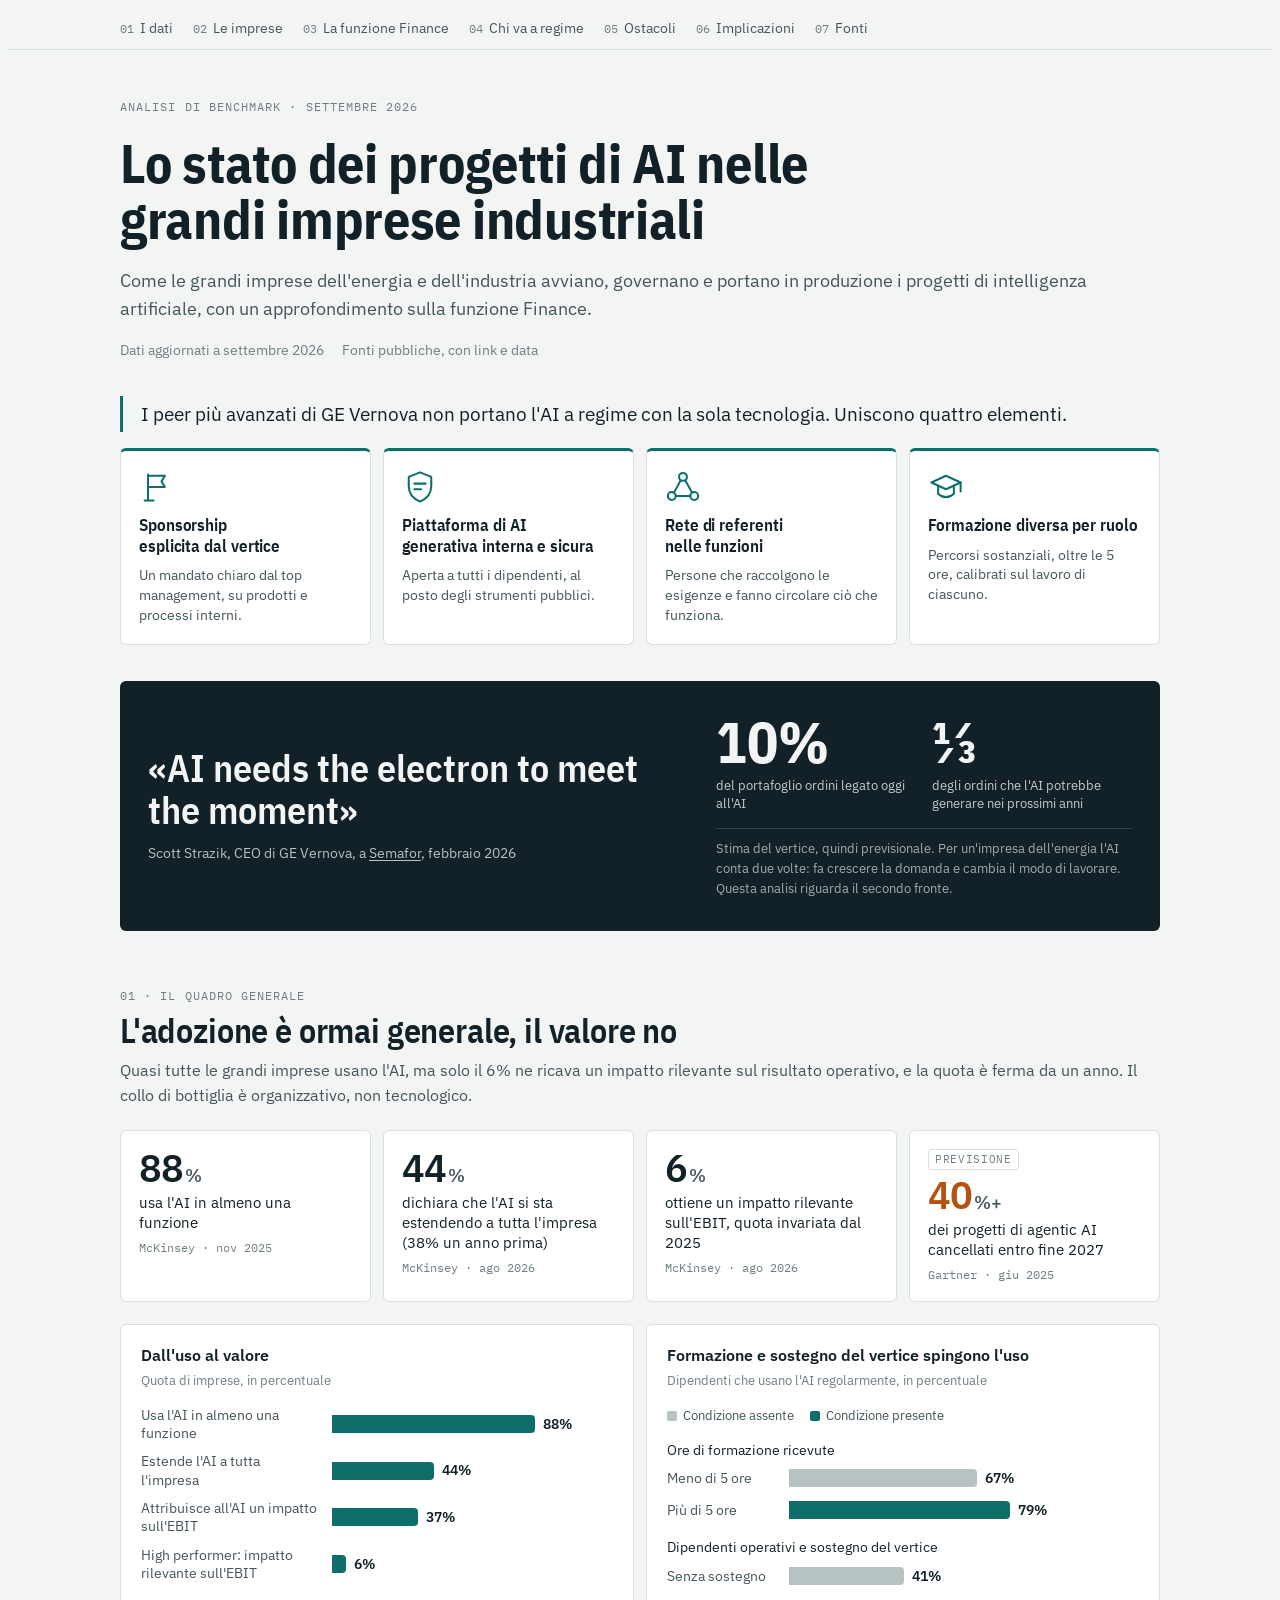
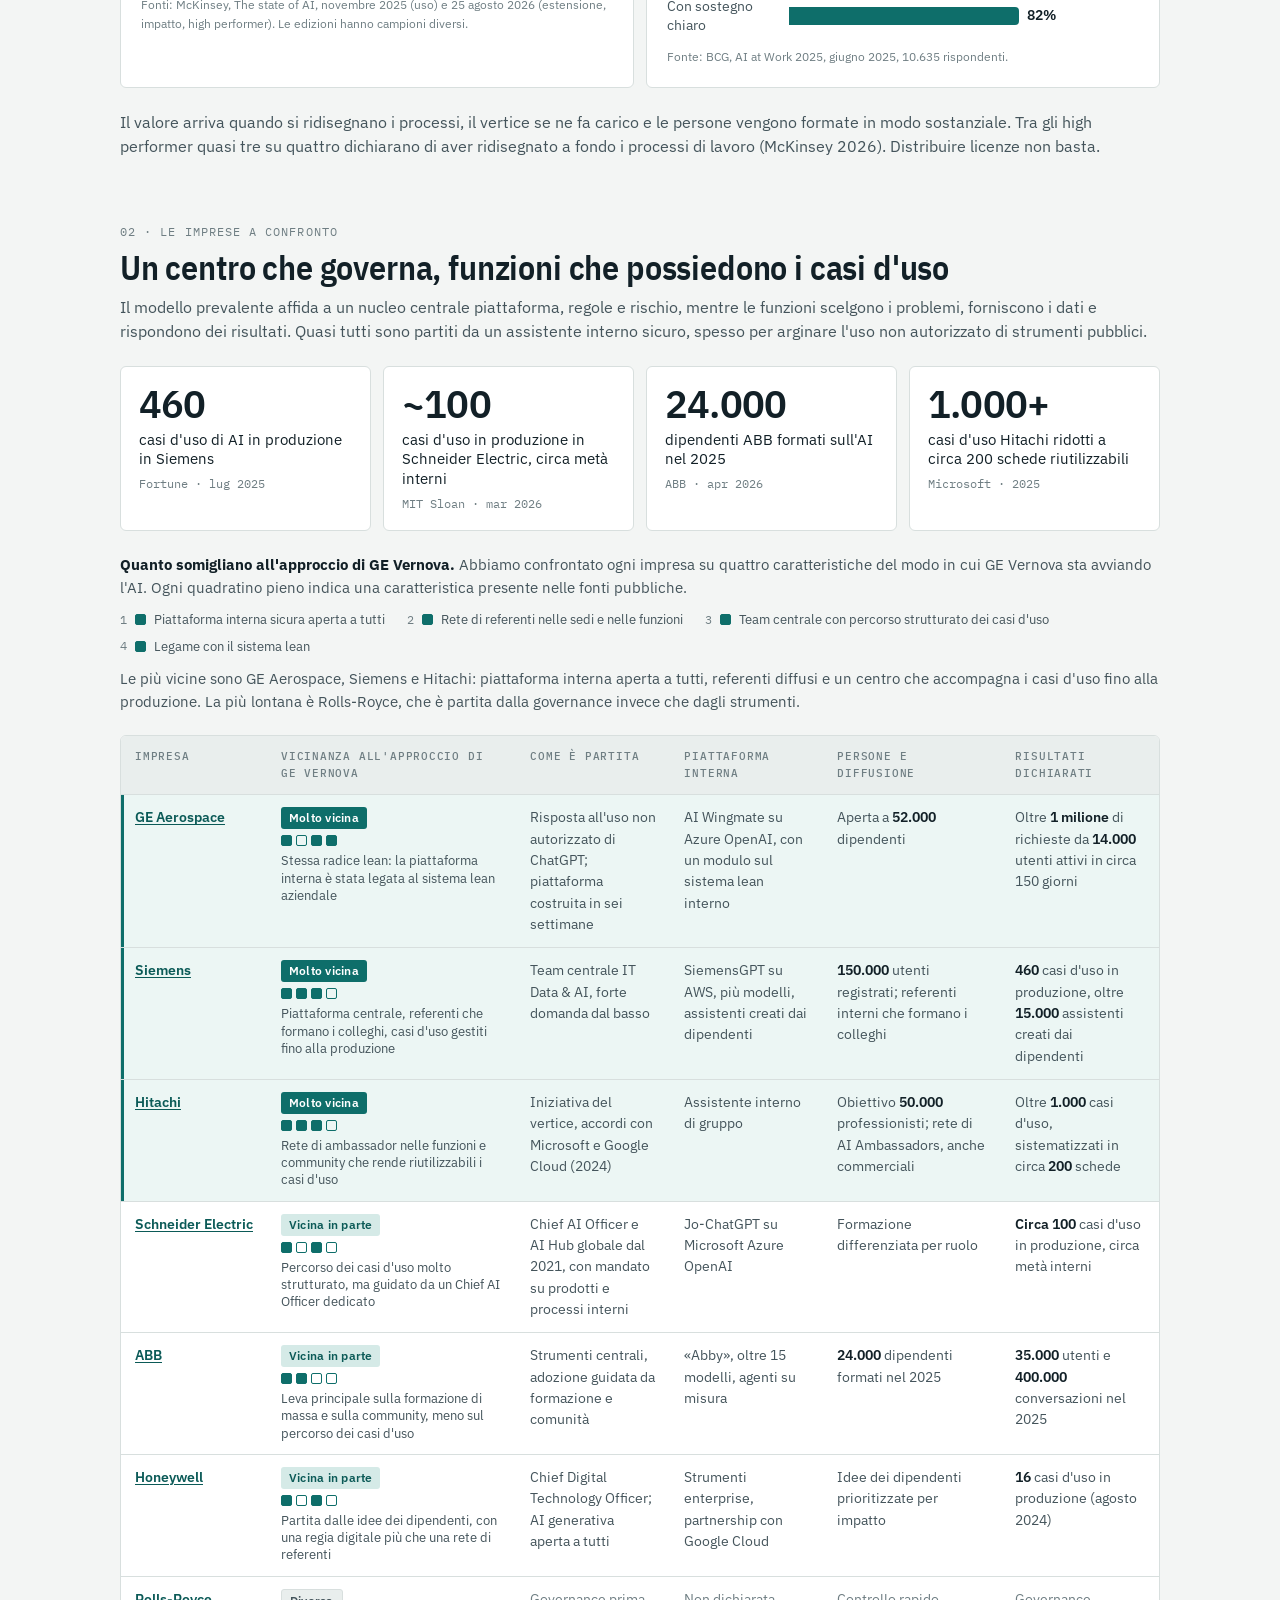
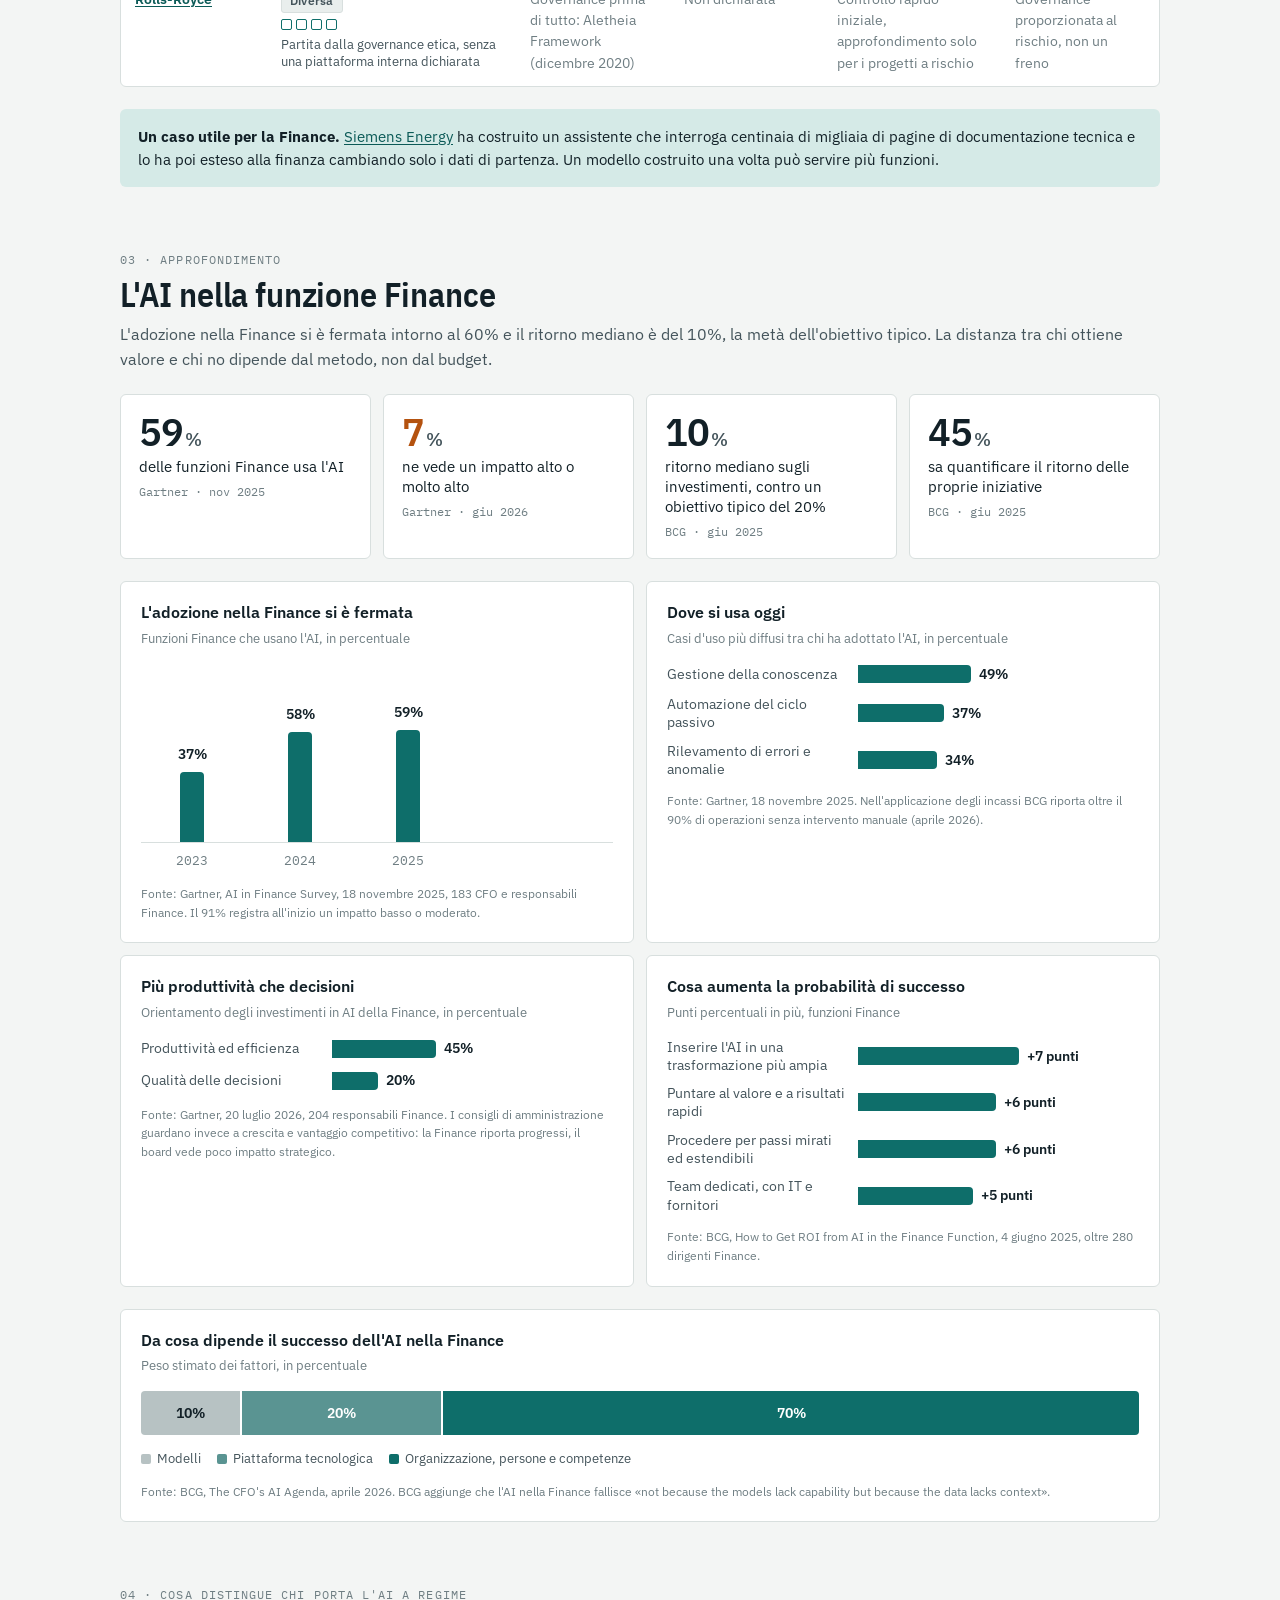
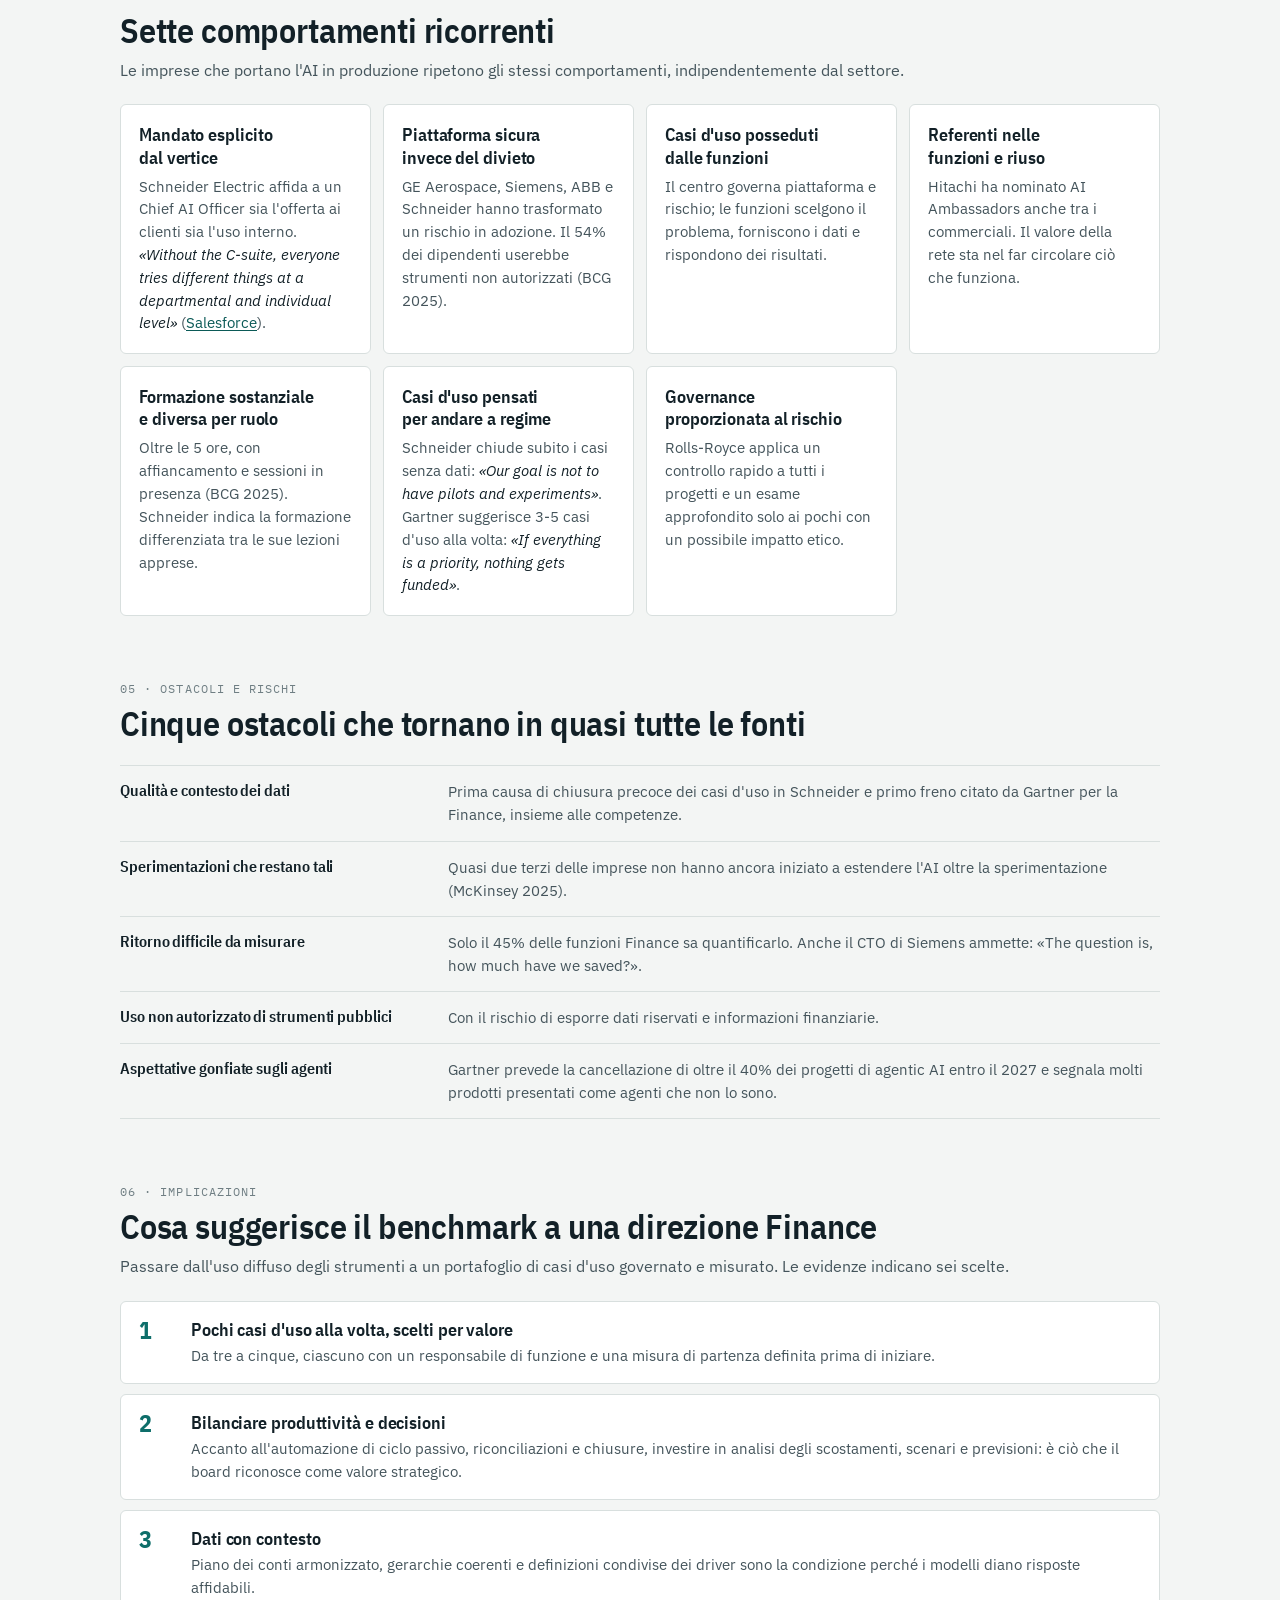
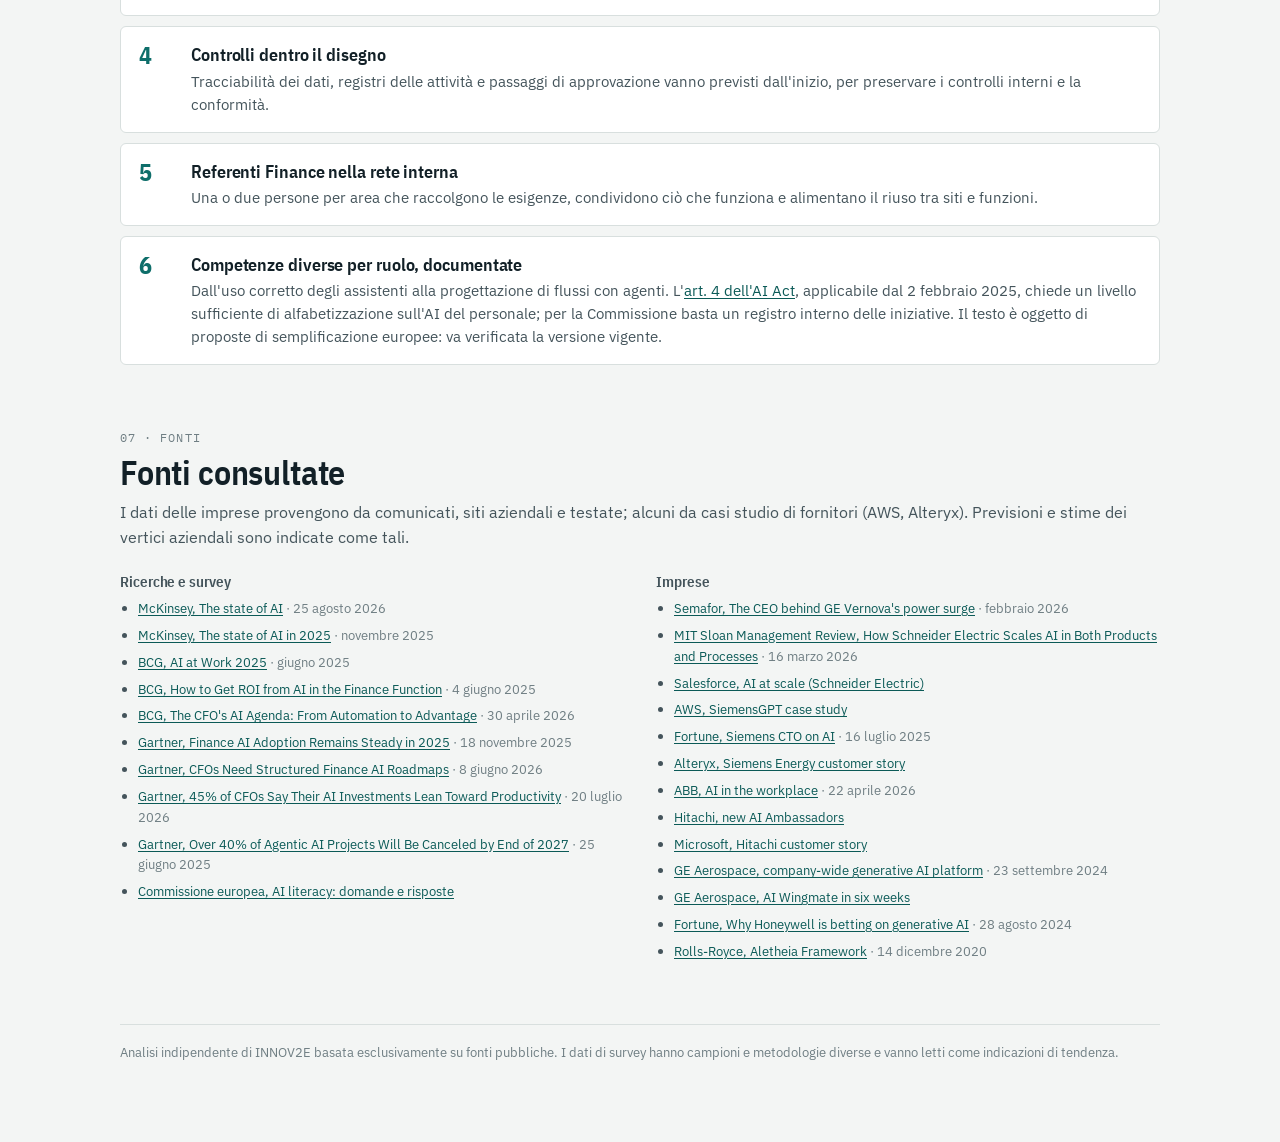
<file: Pages of studies and analyses/Benchmark_AI_grandi_imprese.html>
<!doctype html>
<html lang="it">
<head>
<meta charset="utf-8">
<meta name="viewport" content="width=device-width,initial-scale=1">
<title>AI nelle grandi imprese industriali</title>
<link rel="preconnect" href="https://fonts.googleapis.com">
<link rel="stylesheet" href="https://fonts.googleapis.com/css2?family=IBM+Plex+Sans+Condensed:wght@500;600;700&family=IBM+Plex+Sans:ital,wght@0,400;0,500;0,600;1,400&family=IBM+Plex+Mono:wght@400;500&display=swap">
<style>
:root{
  --bg:#F3F5F4; --surface:#FFFFFF; --surface-2:#E9EEED;
  --ink:#122027; --ink-2:#44545B; --muted:#6F7E83; --line:#D8DFDE;
  --accent:#0E6E6A; --accent-ink:#0B5A57; --accent-soft:#D5EAE7;
  --base:#B7C2C3; --warn:#B4520F;
  --display:"IBM Plex Sans Condensed","Arial Narrow",Arial,sans-serif;
  --body:"IBM Plex Sans",-apple-system,"Segoe UI",Roboto,Arial,sans-serif;
  --mono:"IBM Plex Mono",ui-monospace,Menlo,Consolas,monospace;
}
@media (prefers-color-scheme: dark){
  :root:not([data-theme="light"]){
    color-scheme:dark;
    --bg:#0E1618; --surface:#152023; --surface-2:#1C2A2D;
    --ink:#EDF3F2; --ink-2:#B3C1C3; --muted:#86999E; --line:#2A3B3F;
    --accent:#43B9AE; --accent-ink:#6FD0C6; --accent-soft:#17393A;
    --base:#4B5D61; --warn:#F0955A;
  }
}
:root[data-theme="dark"]{
  color-scheme:dark;
  --bg:#0E1618; --surface:#152023; --surface-2:#1C2A2D;
  --ink:#EDF3F2; --ink-2:#B3C1C3; --muted:#86999E; --line:#2A3B3F;
  --accent:#43B9AE; --accent-ink:#6FD0C6; --accent-soft:#17393A;
  --base:#4B5D61; --warn:#F0955A;
}
*{box-sizing:border-box}
body{background:var(--bg);color:var(--ink);font-family:var(--body);font-size:16px;line-height:1.55;padding-inline:16px;padding-block:0 64px}
.wrap{max-width:1040px;margin:0 auto}
a{color:var(--accent-ink);text-underline-offset:2px}
a:focus-visible,button:focus-visible,[tabindex]:focus-visible{outline:2px solid var(--accent);outline-offset:2px;border-radius:2px}
h1,h2,h3{font-family:var(--display);text-wrap:balance;margin:0;letter-spacing:-.005em}
h1{font-size:clamp(2rem,5.2vw,3.4rem);line-height:1.04;font-weight:700}
h2{font-size:clamp(1.5rem,3.2vw,2.1rem);line-height:1.1;font-weight:600}
h3{font-size:1.15rem;font-weight:600;line-height:1.2}
p{margin:0}
.eyebrow{font-family:var(--mono);font-size:.74rem;letter-spacing:.09em;text-transform:uppercase;color:var(--muted)}
.lead{font-size:1.14rem;color:var(--ink-2)}
.prose{display:grid;gap:12px;color:var(--ink-2)}
.prose strong{color:var(--ink)}

.pillars-wrap{display:grid;gap:16px;margin-top:8px}
.pillars{display:grid;grid-template-columns:repeat(4,1fr);gap:12px}
.pillar{background:var(--surface);border:1px solid var(--line);border-top:3px solid var(--accent);border-radius:6px;padding:18px;display:grid;gap:10px;align-content:start}
.pillar svg{width:36px;height:36px;fill:none;stroke:var(--accent);stroke-width:1.8;stroke-linecap:round;stroke-linejoin:round}
.pillar h3{font-size:1.08rem}
.pillar p{font-size:.88rem;color:var(--ink-2);line-height:1.4}
@media (max-width:860px){.pillars{grid-template-columns:1fr 1fr}}
@media (max-width:460px){.pillars{grid-template-columns:1fr}}
/* nav */
nav.toc{position:sticky;top:env(safe-area-inset-top,0px);z-index:5;background:color-mix(in srgb,var(--bg) 92%,transparent);backdrop-filter:blur(6px);border-bottom:1px solid var(--line);margin-inline:-16px;padding:10px 16px;overflow-x:auto}
nav.toc ol{list-style:none;margin:0 auto;padding:0;display:flex;gap:20px;max-width:1040px;white-space:nowrap;font-size:.86rem}
nav.toc a{color:var(--ink-2);text-decoration:none}
nav.toc a:hover{color:var(--accent-ink)}
nav.toc .n{font-family:var(--mono);color:var(--muted);margin-right:6px;font-size:.75rem}

/* header */
header.top{padding-block:48px 36px;display:grid;gap:18px}
.byline{display:flex;flex-wrap:wrap;gap:6px 18px;font-size:.88rem;color:var(--muted)}
.thesis{margin-top:8px;border-left:3px solid var(--accent);padding:4px 0 4px 18px;font-size:1.2rem;line-height:1.45}

/* quote band */
.quote{background:var(--ink);color:var(--bg);border-radius:6px;padding:32px 28px;display:grid;grid-template-columns:1.3fr 1fr;gap:28px;align-items:center}
:root[data-theme="dark"] .quote{background:var(--surface-2);color:var(--ink)}
@media (prefers-color-scheme: dark){:root:not([data-theme="light"]) .quote{background:var(--surface-2);color:var(--ink)}}
.quote blockquote{margin:0;font-family:var(--display);font-size:clamp(1.6rem,3.6vw,2.4rem);line-height:1.1;font-weight:600}
.quote cite{display:block;margin-top:12px;font-style:normal;font-size:.86rem;opacity:.75}
.quote .split{display:grid;grid-template-columns:1fr 1fr;gap:16px}
.quote .big{font-family:var(--display);font-size:clamp(2.6rem,6vw,3.6rem);font-weight:700;line-height:1}
.quote .cap{font-size:.84rem;opacity:.8;margin-top:6px;line-height:1.35}
.quote .note{grid-column:1/-1;font-size:.8rem;opacity:.65;border-top:1px solid color-mix(in srgb,currentColor 25%,transparent);padding-top:10px}

section{padding-block:56px 8px;display:grid;gap:22px;scroll-margin-top:52px}
.sec-head{display:grid;gap:8px}

/* tiles */
.tiles{display:grid;grid-template-columns:repeat(auto-fit,minmax(190px,1fr));gap:12px}
.tile{background:var(--surface);border:1px solid var(--line);border-radius:6px;padding:18px 18px 16px;display:grid;gap:6px;align-content:start}
.tile .v{font-family:var(--body);font-weight:600;font-size:2.4rem;line-height:1;letter-spacing:-.02em}
.tile .v small{font-size:1.1rem;font-weight:500;color:var(--ink-2);margin-left:2px}
.tile .l{font-size:.92rem;color:var(--ink);line-height:1.35}
.tile .s{font-size:.76rem;color:var(--muted);font-family:var(--mono)}
.tile.flag .v{color:var(--warn)}
.tile .tag{justify-self:start;font-family:var(--mono);font-size:.68rem;letter-spacing:.06em;text-transform:uppercase;border:1px solid var(--line);border-radius:3px;padding:1px 6px;color:var(--muted)}

/* charts */
.grid2{display:grid;grid-template-columns:1fr 1fr;gap:12px}
.card{background:var(--surface);border:1px solid var(--line);border-radius:6px;padding:20px;display:grid;gap:14px;align-content:start;min-width:0}
.card .ct{font-weight:600;font-size:1rem;line-height:1.3}
.card .cs{font-size:.82rem;color:var(--muted);margin-top:-8px}
.src{font-size:.76rem;color:var(--muted)}
.bars{display:grid;gap:10px}
.bar{display:grid;grid-template-columns:minmax(120px,38%) 1fr;gap:12px;align-items:center;cursor:default}
.bar .bl{font-size:.88rem;color:var(--ink-2);line-height:1.3}
.bar .bt{position:relative;height:22px;display:flex;align-items:center;gap:8px}
.bar .bf{height:18px;background:var(--accent);border-radius:0 4px 4px 0;min-width:3px}
.bar.b .bf{background:var(--base)}
.bar .bv{font-variant-numeric:tabular-nums;font-size:.9rem;font-weight:600;white-space:nowrap}
.bar:hover .bf,.bar:focus-visible .bf{filter:brightness(1.12)}
.bar .axis{position:absolute;inset:0}
.legend{display:flex;flex-wrap:wrap;gap:6px 16px;font-size:.8rem;color:var(--ink-2)}
.legend i{display:inline-block;width:10px;height:10px;border-radius:2px;margin-right:6px;vertical-align:-1px}
.pairs{display:grid;gap:16px}
.pair .pl{font-size:.88rem;color:var(--ink);margin-bottom:6px}
.pair .bar{grid-template-columns:110px 1fr}

.cols{display:flex;align-items:flex-end;gap:18px;height:180px;border-bottom:1px solid var(--line);padding-inline:6px}
.col{flex:1;display:flex;flex-direction:column;align-items:center;justify-content:flex-end;gap:6px;height:100%;max-width:90px;cursor:default}
.col .cf{width:24px;background:var(--accent);border-radius:4px 4px 0 0}
.col .cv{font-weight:600;font-variant-numeric:tabular-nums;font-size:.9rem}
.colx{display:flex;gap:18px;padding-inline:6px;margin-top:-6px}
.colx span{flex:1;max-width:90px;text-align:center;font-size:.8rem;color:var(--muted);font-family:var(--mono)}

.stack{display:flex;gap:2px;height:44px;border-radius:4px;overflow:hidden}
.stack div{display:flex;align-items:center;justify-content:center;color:#fff;font-weight:600;font-size:.9rem;cursor:default}
.stack .s1{background:var(--base);color:var(--ink)}
.stack .s2{background:color-mix(in srgb,var(--accent) 55%,var(--base))}
.stack .s3{background:var(--accent)}

/* peers */
.tablewrap{overflow-x:auto;background:var(--surface);border:1px solid var(--line);border-radius:6px}
table{border-collapse:collapse;width:100%;min-width:1000px;font-size:.86rem}
th,td{text-align:left;vertical-align:top;padding:12px 14px;border-bottom:1px solid var(--line)}
th{font-family:var(--mono);font-weight:500;font-size:.7rem;letter-spacing:.07em;text-transform:uppercase;color:var(--muted);background:var(--surface-2)}
tr:last-child td{border-bottom:0}
td:first-child{font-weight:600;white-space:nowrap}
td .num{font-weight:600;color:var(--ink);font-variant-numeric:tabular-nums}
td{color:var(--ink-2)}

.affkey{display:grid;gap:10px;color:var(--ink-2);font-size:.93rem}
.affkey strong{color:var(--ink)}
.crit{list-style:none;margin:0;padding:0;display:flex;flex-wrap:wrap;gap:6px 22px;font-size:.84rem;counter-reset:c}
.crit li{counter-increment:c;display:flex;align-items:center;gap:8px}
.crit li::before{content:counter(c);font-family:var(--mono);font-size:.72rem;color:var(--muted)}
.crit i,.dots i{display:inline-block;width:11px;height:11px;border-radius:2px;border:1.5px solid var(--accent);background:transparent}
.crit i.on,.dots i.on{background:var(--accent)}
td.aff{min-width:210px}
.pill{display:inline-block;font-size:.72rem;font-weight:600;letter-spacing:.02em;border-radius:3px;padding:2px 8px;margin-bottom:6px}
.pill.hi{background:var(--accent);color:var(--surface)}
.pill.mid{background:var(--accent-soft);color:var(--accent-ink)}
.pill.lo{background:var(--surface-2);color:var(--ink-2);border:1px solid var(--line)}
.dots{display:flex;gap:4px;margin-bottom:6px}
.why{display:block;font-size:.8rem;color:var(--ink-2);line-height:1.35}
tr.t-hi td{background:color-mix(in srgb,var(--accent-soft) 45%,transparent)}
tr.t-hi td:first-child{box-shadow:inset 3px 0 0 var(--accent)}
tr.t-lo td{color:var(--muted)}
/* lists */
.plist{display:grid;grid-template-columns:repeat(auto-fit,minmax(230px,1fr));gap:12px}
.pitem{background:var(--surface);border:1px solid var(--line);border-radius:6px;padding:18px;display:grid;gap:8px;align-content:start}
.pitem p{font-size:.92rem;color:var(--ink-2)}
.pitem q{font-style:italic;color:var(--ink)}
.risks{display:grid;gap:0;border-top:1px solid var(--line)}
.risk{display:grid;grid-template-columns:minmax(180px,30%) 1fr;gap:16px;padding:14px 0;border-bottom:1px solid var(--line)}
.risk h3{font-size:1.02rem}
.risk p{color:var(--ink-2);font-size:.93rem}
ol.steps{list-style:none;margin:0;padding:0;display:grid;gap:10px;counter-reset:s}
ol.steps li{counter-increment:s;display:grid;grid-template-columns:40px 1fr;gap:12px;background:var(--surface);border:1px solid var(--line);border-radius:6px;padding:16px 18px}
ol.steps li::before{content:counter(s);font-family:var(--display);font-weight:700;font-size:1.5rem;color:var(--accent);line-height:1}
ol.steps h3{margin-bottom:4px}
ol.steps p{color:var(--ink-2);font-size:.93rem}
.callout{background:var(--accent-soft);border-radius:6px;padding:16px 18px;font-size:.93rem;color:var(--ink)}

.sources{columns:2 320px;column-gap:32px;font-size:.84rem;color:var(--ink-2)}
.sources h3{font-size:.95rem;margin-bottom:8px;break-after:avoid}
.sources ul{margin:0 0 18px;padding-left:18px}
.sources li{margin-bottom:6px;break-inside:avoid}
.sources .d{color:var(--muted)}
footer{margin-top:40px;padding-top:18px;border-top:1px solid var(--line);font-size:.8rem;color:var(--muted);display:grid;gap:6px}

#tip{position:fixed;z-index:20;pointer-events:none;background:var(--ink);color:var(--bg);font-size:.8rem;line-height:1.35;padding:8px 10px;border-radius:4px;max-width:280px;box-shadow:0 4px 14px rgba(0,0,0,.18)}
@media (max-width:760px){
  .quote{grid-template-columns:1fr;padding:24px 20px}
  .grid2{grid-template-columns:1fr}
  .risk{grid-template-columns:1fr;gap:4px}
  .bar{grid-template-columns:1fr;gap:4px}
  .pair .bar{grid-template-columns:90px 1fr}
}
@media (prefers-reduced-motion:no-preference){
  .bf,.cf{transition:filter .15s}
}
</style>
</head>
<body>

<nav class="toc" aria-label="Sezioni">
  <ol>
    <li><a href="#dati"><span class="n">01</span>I dati</a></li>
    <li><a href="#peer"><span class="n">02</span>Le imprese</a></li>
    <li><a href="#finance"><span class="n">03</span>La funzione Finance</a></li>
    <li><a href="#pattern"><span class="n">04</span>Chi va a regime</a></li>
    <li><a href="#ostacoli"><span class="n">05</span>Ostacoli</a></li>
    <li><a href="#implicazioni"><span class="n">06</span>Implicazioni</a></li>
    <li><a href="#fonti"><span class="n">07</span>Fonti</a></li>
  </ol>
</nav>

<div class="wrap">

<header class="top">
  <p class="eyebrow">Analisi di benchmark · settembre 2026</p>
  <h1>Lo stato dei progetti di AI nelle grandi imprese industriali</h1>
  <p class="lead">Come le grandi imprese dell'energia e dell'industria avviano, governano e portano in produzione i progetti di intelligenza artificiale, con un approfondimento sulla funzione Finance.</p>
  <div class="byline"><span>Dati aggiornati a settembre 2026</span><span>Fonti pubbliche, con link e data</span></div>
  <div class="pillars-wrap">
    <p class="thesis">I peer più avanzati di GE Vernova non portano l'AI a regime con la sola tecnologia. Uniscono quattro elementi.</p>
    <div class="pillars">
      <div class="pillar">
        <svg viewBox="0 0 32 32" aria-hidden="true"><path d="M8 28V5"/><path d="M8 6h15l-3 5 3 5H8"/><path d="M5 28h8"/></svg>
        <h3>Sponsorship esplicita dal vertice</h3>
        <p>Un mandato chiaro dal top management, su prodotti e processi interni.</p>
      </div>
      <div class="pillar">
        <svg viewBox="0 0 32 32" aria-hidden="true"><path d="M16 3l10 4v8c0 7-4.5 11.5-10 14-5.5-2.5-10-7-10-14V7z"/><path d="M11 13h10M11 18h6"/></svg>
        <h3>Piattaforma di AI generativa interna e sicura</h3>
        <p>Aperta a tutti i dipendenti, al posto degli strumenti pubblici.</p>
      </div>
      <div class="pillar">
        <svg viewBox="0 0 32 32" aria-hidden="true"><circle cx="16" cy="7" r="3.5"/><circle cx="6" cy="24" r="3.5"/><circle cx="26" cy="24" r="3.5"/><path d="M14 10l-6 11M18 10l6 11M9.5 24h13"/></svg>
        <h3>Rete di referenti nelle funzioni</h3>
        <p>Persone che raccolgono le esigenze e fanno circolare ciò che funziona.</p>
      </div>
      <div class="pillar">
        <svg viewBox="0 0 32 32" aria-hidden="true"><path d="M3 12l13-6 13 6-13 6z"/><path d="M9 15v7c2 2 4.5 3 7 3s5-1 7-3v-7"/><path d="M29 12v8"/></svg>
        <h3>Formazione diversa per ruolo</h3>
        <p>Percorsi sostanziali, oltre le 5 ore, calibrati sul lavoro di ciascuno.</p>
      </div>
    </div>
  </div>
</header>

<div class="quote">
  <div>
    <blockquote>«AI needs the electron to meet the moment»</blockquote>
    <cite>Scott Strazik, CEO di GE Vernova, a <a href="https://www.semafor.com/article/02/05/2026/the-ceo-behind-ge-vernovas-power-surge" style="color:inherit">Semafor</a>, febbraio 2026</cite>
  </div>
  <div class="split">
    <div><div class="big">10%</div><div class="cap">del portafoglio ordini legato oggi all'AI</div></div>
    <div><div class="big">⅓</div><div class="cap">degli ordini che l'AI potrebbe generare nei prossimi anni</div></div>
    <p class="note">Stima del vertice, quindi previsionale. Per un'impresa dell'energia l'AI conta due volte: fa crescere la domanda e cambia il modo di lavorare. Questa analisi riguarda il secondo fronte.</p>
  </div>
</div>

<section id="dati">
  <div class="sec-head">
    <p class="eyebrow">01 · Il quadro generale</p>
    <h2>L'adozione è ormai generale, il valore no</h2>
    <p class="prose">Quasi tutte le grandi imprese usano l'AI, ma solo il 6% ne ricava un impatto rilevante sul risultato operativo, e la quota è ferma da un anno. Il collo di bottiglia è organizzativo, non tecnologico.</p>
  </div>
  <div class="tiles">
    <div class="tile"><span class="v">88<small>%</small></span><span class="l">usa l'AI in almeno una funzione</span><span class="s">McKinsey · nov 2025</span></div>
    <div class="tile"><span class="v">44<small>%</small></span><span class="l">dichiara che l'AI si sta estendendo a tutta l'impresa (38% un anno prima)</span><span class="s">McKinsey · ago 2026</span></div>
    <div class="tile"><span class="v">6<small>%</small></span><span class="l">ottiene un impatto rilevante sull'EBIT, quota invariata dal 2025</span><span class="s">McKinsey · ago 2026</span></div>
    <div class="tile flag"><span class="tag">Previsione</span><span class="v">40<small>%+</small></span><span class="l">dei progetti di agentic AI cancellati entro fine 2027</span><span class="s">Gartner · giu 2025</span></div>
  </div>
  <div class="grid2">
    <div class="card">
      <p class="ct">Dall'uso al valore</p>
      <p class="cs">Quota di imprese, in percentuale</p>
      <div class="bars" data-max="100" id="c-funnel"></div>
      <p class="src">Fonti: McKinsey, The state of AI, novembre 2025 (uso) e 25 agosto 2026 (estensione, impatto, high performer). Le edizioni hanno campioni diversi.</p>
    </div>
    <div class="card">
      <p class="ct">Formazione e sostegno del vertice spingono l'uso</p>
      <p class="cs">Dipendenti che usano l'AI regolarmente, in percentuale</p>
      <div class="legend"><span><i style="background:var(--base)"></i>Condizione assente</span><span><i style="background:var(--accent)"></i>Condizione presente</span></div>
      <div class="pairs" id="c-bcg"></div>
      <p class="src">Fonte: BCG, AI at Work 2025, giugno 2025, 10.635 rispondenti.</p>
    </div>
  </div>
  <p class="prose">Il valore arriva quando si ridisegnano i processi, il vertice se ne fa carico e le persone vengono formate in modo sostanziale. Tra gli high performer quasi tre su quattro dichiarano di aver ridisegnato a fondo i processi di lavoro (McKinsey 2026). Distribuire licenze non basta.</p>
</section>

<section id="peer">
  <div class="sec-head">
    <p class="eyebrow">02 · Le imprese a confronto</p>
    <h2>Un centro che governa, funzioni che possiedono i casi d'uso</h2>
    <p class="prose">Il modello prevalente affida a un nucleo centrale piattaforma, regole e rischio, mentre le funzioni scelgono i problemi, forniscono i dati e rispondono dei risultati. Quasi tutti sono partiti da un assistente interno sicuro, spesso per arginare l'uso non autorizzato di strumenti pubblici.</p>
  </div>
  <div class="tiles">
    <div class="tile"><span class="v">460</span><span class="l">casi d'uso di AI in produzione in Siemens</span><span class="s">Fortune · lug 2025</span></div>
    <div class="tile"><span class="v">~100</span><span class="l">casi d'uso in produzione in Schneider Electric, circa metà interni</span><span class="s">MIT Sloan · mar 2026</span></div>
    <div class="tile"><span class="v">24.000</span><span class="l">dipendenti ABB formati sull'AI nel 2025</span><span class="s">ABB · apr 2026</span></div>
    <div class="tile"><span class="v">1.000+</span><span class="l">casi d'uso Hitachi ridotti a circa 200 schede riutilizzabili</span><span class="s">Microsoft · 2025</span></div>
  </div>
  <div class="affkey">
    <p><strong>Quanto somigliano all'approccio di GE Vernova.</strong> Abbiamo confrontato ogni impresa su quattro caratteristiche del modo in cui GE Vernova sta avviando l'AI. Ogni quadratino pieno indica una caratteristica presente nelle fonti pubbliche.</p>
    <ol class="crit"><li><i class="on"></i>Piattaforma interna sicura aperta a tutti</li><li><i class="on"></i>Rete di referenti nelle sedi e nelle funzioni</li><li><i class="on"></i>Team centrale con percorso strutturato dei casi d'uso</li><li><i class="on"></i>Legame con il sistema lean</li></ol>
    <p>Le più vicine sono GE Aerospace, Siemens e Hitachi: piattaforma interna aperta a tutti, referenti diffusi e un centro che accompagna i casi d'uso fino alla produzione. La più lontana è Rolls-Royce, che è partita dalla governance invece che dagli strumenti.</p>
  </div>
  <div class="tablewrap">
    <table>
      <thead><tr><th>Impresa</th><th>Vicinanza all'approccio di GE Vernova</th><th>Come è partita</th><th>Piattaforma interna</th><th>Persone e diffusione</th><th>Risultati dichiarati</th></tr></thead>
      <tbody>
        <tr class="t-hi"><td><a href="https://www.geaerospace.com/news/articles/ge-aerospace-created-ai-wingmate-six-weeks-can-you-say-next-level">GE Aerospace</a></td><td class="aff"><span class="pill hi">Molto vicina</span><span class="dots" aria-label="3 criteri su 4"><i class="on" title="Piattaforma interna sicura aperta a tutti: sì"></i><i class="" title="Rete di referenti nelle sedi e nelle funzioni: non dichiarato"></i><i class="on" title="Team centrale con percorso strutturato dei casi d'uso: sì"></i><i class="on" title="Legame con il sistema lean: sì"></i></span><span class="why">Stessa radice lean: la piattaforma interna è stata legata al sistema lean aziendale</span></td><td>Risposta all'uso non autorizzato di ChatGPT; piattaforma costruita in sei settimane</td><td>AI Wingmate su Azure OpenAI, con un modulo sul sistema lean interno</td><td>Aperta a <span class="num">52.000</span> dipendenti</td><td>Oltre <span class="num">1 milione</span> di richieste da <span class="num">14.000</span> utenti attivi in circa 150 giorni</td></tr>
        <tr class="t-hi"><td><a href="https://aws.amazon.com/solutions/case-studies/siemens-gpt-case-study/">Siemens</a></td><td class="aff"><span class="pill hi">Molto vicina</span><span class="dots" aria-label="3 criteri su 4"><i class="on" title="Piattaforma interna sicura aperta a tutti: sì"></i><i class="on" title="Rete di referenti nelle sedi e nelle funzioni: sì"></i><i class="on" title="Team centrale con percorso strutturato dei casi d'uso: sì"></i><i class="" title="Legame con il sistema lean: non dichiarato"></i></span><span class="why">Piattaforma centrale, referenti che formano i colleghi, casi d'uso gestiti fino alla produzione</span></td><td>Team centrale IT Data &amp; AI, forte domanda dal basso</td><td>SiemensGPT su AWS, più modelli, assistenti creati dai dipendenti</td><td><span class="num">150.000</span> utenti registrati; referenti interni che formano i colleghi</td><td><span class="num">460</span> casi d'uso in produzione, oltre <span class="num">15.000</span> assistenti creati dai dipendenti</td></tr>
        <tr class="t-hi"><td><a href="https://hitachidigital.com/news/hitachi-appoints-new-ai-ambassadors/">Hitachi</a></td><td class="aff"><span class="pill hi">Molto vicina</span><span class="dots" aria-label="3 criteri su 4"><i class="on" title="Piattaforma interna sicura aperta a tutti: sì"></i><i class="on" title="Rete di referenti nelle sedi e nelle funzioni: sì"></i><i class="on" title="Team centrale con percorso strutturato dei casi d'uso: sì"></i><i class="" title="Legame con il sistema lean: non dichiarato"></i></span><span class="why">Rete di ambassador nelle funzioni e community che rende riutilizzabili i casi d'uso</span></td><td>Iniziativa del vertice, accordi con Microsoft e Google Cloud (2024)</td><td>Assistente interno di gruppo</td><td>Obiettivo <span class="num">50.000</span> professionisti; rete di AI Ambassadors, anche commerciali</td><td>Oltre <span class="num">1.000</span> casi d'uso, sistematizzati in circa <span class="num">200</span> schede</td></tr>
        <tr class="t-mid"><td><a href="https://sloanreview.mit.edu/article/how-schneider-electric-scales-ai-in-both-products-and-processes/">Schneider Electric</a></td><td class="aff"><span class="pill mid">Vicina in parte</span><span class="dots" aria-label="2 criteri su 4"><i class="on" title="Piattaforma interna sicura aperta a tutti: sì"></i><i class="" title="Rete di referenti nelle sedi e nelle funzioni: non dichiarato"></i><i class="on" title="Team centrale con percorso strutturato dei casi d'uso: sì"></i><i class="" title="Legame con il sistema lean: non dichiarato"></i></span><span class="why">Percorso dei casi d'uso molto strutturato, ma guidato da un Chief AI Officer dedicato</span></td><td>Chief AI Officer e AI Hub globale dal 2021, con mandato su prodotti e processi interni</td><td>Jo-ChatGPT su Microsoft Azure OpenAI</td><td>Formazione differenziata per ruolo</td><td><span class="num">Circa 100</span> casi d'uso in produzione, circa metà interni</td></tr>
        <tr class="t-mid"><td><a href="https://www.abb.com/global/en/company/stories/ai-in-the-workplace">ABB</a></td><td class="aff"><span class="pill mid">Vicina in parte</span><span class="dots" aria-label="2 criteri su 4"><i class="on" title="Piattaforma interna sicura aperta a tutti: sì"></i><i class="on" title="Rete di referenti nelle sedi e nelle funzioni: sì"></i><i class="" title="Team centrale con percorso strutturato dei casi d'uso: non dichiarato"></i><i class="" title="Legame con il sistema lean: non dichiarato"></i></span><span class="why">Leva principale sulla formazione di massa e sulla community, meno sul percorso dei casi d'uso</span></td><td>Strumenti centrali, adozione guidata da formazione e comunità</td><td>«Abby», oltre 15 modelli, agenti su misura</td><td><span class="num">24.000</span> dipendenti formati nel 2025</td><td><span class="num">35.000</span> utenti e <span class="num">400.000</span> conversazioni nel 2025</td></tr>
        <tr class="t-mid"><td><a href="https://www.fortune.com/2024/08/28/why-honeywell-betting-on-generative-ai">Honeywell</a></td><td class="aff"><span class="pill mid">Vicina in parte</span><span class="dots" aria-label="2 criteri su 4"><i class="on" title="Piattaforma interna sicura aperta a tutti: sì"></i><i class="" title="Rete di referenti nelle sedi e nelle funzioni: non dichiarato"></i><i class="on" title="Team centrale con percorso strutturato dei casi d'uso: sì"></i><i class="" title="Legame con il sistema lean: non dichiarato"></i></span><span class="why">Partita dalle idee dei dipendenti, con una regia digitale più che una rete di referenti</span></td><td>Chief Digital Technology Officer; AI generativa aperta a tutti</td><td>Strumenti enterprise, partnership con Google Cloud</td><td>Idee dei dipendenti prioritizzate per impatto</td><td><span class="num">16</span> casi d'uso in produzione (agosto 2024)</td></tr>
        <tr class="t-lo"><td><a href="https://www.rolls-royce.com/media/press-releases/2020/14-12-2020-trustworthy-artificial-intelligence-rolls-royce-publishes-pioneering-bias-control.aspx">Rolls-Royce</a></td><td class="aff"><span class="pill lo">Diversa</span><span class="dots" aria-label="0 criteri su 4"><i class="" title="Piattaforma interna sicura aperta a tutti: non dichiarato"></i><i class="" title="Rete di referenti nelle sedi e nelle funzioni: non dichiarato"></i><i class="" title="Team centrale con percorso strutturato dei casi d'uso: non dichiarato"></i><i class="" title="Legame con il sistema lean: non dichiarato"></i></span><span class="why">Partita dalla governance etica, senza una piattaforma interna dichiarata</span></td><td>Governance prima di tutto: Aletheia Framework (dicembre 2020)</td><td>Non dichiarata</td><td>Controllo rapido iniziale, approfondimento solo per i progetti a rischio</td><td>Governance proporzionata al rischio, non un freno</td></tr>
      </tbody>
    </table>
  </div>
  <p class="callout"><strong>Un caso utile per la Finance.</strong> <a href="https://www.alteryx.com/resources/customer-story/siemens-energy">Siemens Energy</a> ha costruito un assistente che interroga centinaia di migliaia di pagine di documentazione tecnica e lo ha poi esteso alla finanza cambiando solo i dati di partenza. Un modello costruito una volta può servire più funzioni.</p>
</section>

<section id="finance">
  <div class="sec-head">
    <p class="eyebrow">03 · Approfondimento</p>
    <h2>L'AI nella funzione Finance</h2>
    <p class="prose">L'adozione nella Finance si è fermata intorno al 60% e il ritorno mediano è del 10%, la metà dell'obiettivo tipico. La distanza tra chi ottiene valore e chi no dipende dal metodo, non dal budget.</p>
  </div>
  <div class="tiles">
    <div class="tile"><span class="v">59<small>%</small></span><span class="l">delle funzioni Finance usa l'AI</span><span class="s">Gartner · nov 2025</span></div>
    <div class="tile flag"><span class="v">7<small>%</small></span><span class="l">ne vede un impatto alto o molto alto</span><span class="s">Gartner · giu 2026</span></div>
    <div class="tile"><span class="v">10<small>%</small></span><span class="l">ritorno mediano sugli investimenti, contro un obiettivo tipico del 20%</span><span class="s">BCG · giu 2025</span></div>
    <div class="tile"><span class="v">45<small>%</small></span><span class="l">sa quantificare il ritorno delle proprie iniziative</span><span class="s">BCG · giu 2025</span></div>
  </div>
  <div class="grid2">
    <div class="card">
      <p class="ct">L'adozione nella Finance si è fermata</p>
      <p class="cs">Funzioni Finance che usano l'AI, in percentuale</p>
      <div class="cols" id="c-adopt"></div>
      <div class="colx"><span>2023</span><span>2024</span><span>2025</span></div>
      <p class="src">Fonte: Gartner, AI in Finance Survey, 18 novembre 2025, 183 CFO e responsabili Finance. Il 91% registra all'inizio un impatto basso o moderato.</p>
    </div>
    <div class="card">
      <p class="ct">Dove si usa oggi</p>
      <p class="cs">Casi d'uso più diffusi tra chi ha adottato l'AI, in percentuale</p>
      <div class="bars" data-max="100" id="c-uses"></div>
      <p class="src">Fonte: Gartner, 18 novembre 2025. Nell'applicazione degli incassi BCG riporta oltre il 90% di operazioni senza intervento manuale (aprile 2026).</p>
    </div>
    <div class="card">
      <p class="ct">Più produttività che decisioni</p>
      <p class="cs">Orientamento degli investimenti in AI della Finance, in percentuale</p>
      <div class="bars" data-max="100" id="c-orient"></div>
      <p class="src">Fonte: Gartner, 20 luglio 2026, 204 responsabili Finance. I consigli di amministrazione guardano invece a crescita e vantaggio competitivo: la Finance riporta progressi, il board vede poco impatto strategico.</p>
    </div>
    <div class="card">
      <p class="ct">Cosa aumenta la probabilità di successo</p>
      <p class="cs">Punti percentuali in più, funzioni Finance</p>
      <div class="bars" data-max="10" id="c-practices"></div>
      <p class="src">Fonte: BCG, How to Get ROI from AI in the Finance Function, 4 giugno 2025, oltre 280 dirigenti Finance.</p>
    </div>
  </div>
  <div class="card">
    <p class="ct">Da cosa dipende il successo dell'AI nella Finance</p>
    <p class="cs">Peso stimato dei fattori, in percentuale</p>
    <div class="stack" id="c-stack">
      <div class="s1" style="flex:10" data-tip="Modelli di AI: circa 10%">10%</div>
      <div class="s2" style="flex:20" data-tip="Piattaforma tecnologica: circa 20%">20%</div>
      <div class="s3" style="flex:70" data-tip="Organizzazione, persone e competenze: circa 70%">70%</div>
    </div>
    <div class="legend"><span><i style="background:var(--base)"></i>Modelli</span><span><i style="background:color-mix(in srgb,var(--accent) 55%,var(--base))"></i>Piattaforma tecnologica</span><span><i style="background:var(--accent)"></i>Organizzazione, persone e competenze</span></div>
    <p class="src">Fonte: BCG, The CFO's AI Agenda, aprile 2026. BCG aggiunge che l'AI nella Finance fallisce «not because the models lack capability but because the data lacks context».</p>
  </div>
</section>

<section id="pattern">
  <div class="sec-head">
    <p class="eyebrow">04 · Cosa distingue chi porta l'AI a regime</p>
    <h2>Sette comportamenti ricorrenti</h2>
    <p class="prose">Le imprese che portano l'AI in produzione ripetono gli stessi comportamenti, indipendentemente dal settore.</p>
  </div>
  <div class="plist">
    <div class="pitem"><h3>Mandato esplicito dal vertice</h3><p>Schneider Electric affida a un Chief AI Officer sia l'offerta ai clienti sia l'uso interno. <q>Without the C-suite, everyone tries different things at a departmental and individual level</q> (<a href="https://www.salesforce.com/blog/ai-at-scale/">Salesforce</a>).</p></div>
    <div class="pitem"><h3>Piattaforma sicura invece del divieto</h3><p>GE Aerospace, Siemens, ABB e Schneider hanno trasformato un rischio in adozione. Il 54% dei dipendenti userebbe strumenti non autorizzati (BCG 2025).</p></div>
    <div class="pitem"><h3>Casi d'uso posseduti dalle funzioni</h3><p>Il centro governa piattaforma e rischio; le funzioni scelgono il problema, forniscono i dati e rispondono dei risultati.</p></div>
    <div class="pitem"><h3>Referenti nelle funzioni e riuso</h3><p>Hitachi ha nominato AI Ambassadors anche tra i commerciali. Il valore della rete sta nel far circolare ciò che funziona.</p></div>
    <div class="pitem"><h3>Formazione sostanziale e diversa per ruolo</h3><p>Oltre le 5 ore, con affiancamento e sessioni in presenza (BCG 2025). Schneider indica la formazione differenziata tra le sue lezioni apprese.</p></div>
    <div class="pitem"><h3>Casi d'uso pensati per andare a regime</h3><p>Schneider chiude subito i casi senza dati: <q>Our goal is not to have pilots and experiments</q>. Gartner suggerisce 3-5 casi d'uso alla volta: <q>If everything is a priority, nothing gets funded</q>.</p></div>
    <div class="pitem"><h3>Governance proporzionata al rischio</h3><p>Rolls-Royce applica un controllo rapido a tutti i progetti e un esame approfondito solo ai pochi con un possibile impatto etico.</p></div>
  </div>
</section>

<section id="ostacoli">
  <div class="sec-head">
    <p class="eyebrow">05 · Ostacoli e rischi</p>
    <h2>Cinque ostacoli che tornano in quasi tutte le fonti</h2>
  </div>
  <div class="risks">
    <div class="risk"><h3>Qualità e contesto dei dati</h3><p>Prima causa di chiusura precoce dei casi d'uso in Schneider e primo freno citato da Gartner per la Finance, insieme alle competenze.</p></div>
    <div class="risk"><h3>Sperimentazioni che restano tali</h3><p>Quasi due terzi delle imprese non hanno ancora iniziato a estendere l'AI oltre la sperimentazione (McKinsey 2025).</p></div>
    <div class="risk"><h3>Ritorno difficile da misurare</h3><p>Solo il 45% delle funzioni Finance sa quantificarlo. Anche il CTO di Siemens ammette: «The question is, how much have we saved?».</p></div>
    <div class="risk"><h3>Uso non autorizzato di strumenti pubblici</h3><p>Con il rischio di esporre dati riservati e informazioni finanziarie.</p></div>
    <div class="risk"><h3>Aspettative gonfiate sugli agenti</h3><p>Gartner prevede la cancellazione di oltre il 40% dei progetti di agentic AI entro il 2027 e segnala molti prodotti presentati come agenti che non lo sono.</p></div>
  </div>
</section>

<section id="implicazioni">
  <div class="sec-head">
    <p class="eyebrow">06 · Implicazioni</p>
    <h2>Cosa suggerisce il benchmark a una direzione Finance</h2>
    <p class="prose">Passare dall'uso diffuso degli strumenti a un portafoglio di casi d'uso governato e misurato. Le evidenze indicano sei scelte.</p>
  </div>
  <ol class="steps">
    <li><div><h3>Pochi casi d'uso alla volta, scelti per valore</h3><p>Da tre a cinque, ciascuno con un responsabile di funzione e una misura di partenza definita prima di iniziare.</p></div></li>
    <li><div><h3>Bilanciare produttività e decisioni</h3><p>Accanto all'automazione di ciclo passivo, riconciliazioni e chiusure, investire in analisi degli scostamenti, scenari e previsioni: è ciò che il board riconosce come valore strategico.</p></div></li>
    <li><div><h3>Dati con contesto</h3><p>Piano dei conti armonizzato, gerarchie coerenti e definizioni condivise dei driver sono la condizione perché i modelli diano risposte affidabili.</p></div></li>
    <li><div><h3>Controlli dentro il disegno</h3><p>Tracciabilità dei dati, registri delle attività e passaggi di approvazione vanno previsti dall'inizio, per preservare i controlli interni e la conformità.</p></div></li>
    <li><div><h3>Referenti Finance nella rete interna</h3><p>Una o due persone per area che raccolgono le esigenze, condividono ciò che funziona e alimentano il riuso tra siti e funzioni.</p></div></li>
    <li><div><h3>Competenze diverse per ruolo, documentate</h3><p>Dall'uso corretto degli assistenti alla progettazione di flussi con agenti. L'<a href="https://digital-strategy.ec.europa.eu/en/faqs/ai-literacy-questions-answers">art. 4 dell'AI Act</a>, applicabile dal 2 febbraio 2025, chiede un livello sufficiente di alfabetizzazione sull'AI del personale; per la Commissione basta un registro interno delle iniziative. Il testo è oggetto di proposte di semplificazione europee: va verificata la versione vigente.</p></div></li>
  </ol>
</section>

<section id="fonti">
  <div class="sec-head">
    <p class="eyebrow">07 · Fonti</p>
    <h2>Fonti consultate</h2>
    <p class="prose">I dati delle imprese provengono da comunicati, siti aziendali e testate; alcuni da casi studio di fornitori (AWS, Alteryx). Previsioni e stime dei vertici aziendali sono indicate come tali.</p>
  </div>
  <div class="sources">
    <h3>Ricerche e survey</h3>
    <ul>
      <li><a href="https://www.mckinsey.com/capabilities/quantumblack/our-insights/the-state-of-ai">McKinsey, The state of AI</a> <span class="d">· 25 agosto 2026</span></li>
      <li><a href="https://www.mckinsey.com/~/media/mckinsey/business%20functions/quantumblack/our%20insights/the%20state%20of%20ai/november%202025/the-state-of-ai-2025-agents-innovation_cmyk-v1.pdf">McKinsey, The state of AI in 2025</a> <span class="d">· novembre 2025</span></li>
      <li><a href="https://web-assets.bcg.com/fd/0d/bcc5dfae4cbaa08c718b95b16cf5/ai-at-work-2025-slideshow-june-2025-edit-02.pdf">BCG, AI at Work 2025</a> <span class="d">· giugno 2025</span></li>
      <li><a href="https://www.bcg.com/publications/2025/how-finance-leaders-can-get-roi-from-ai">BCG, How to Get ROI from AI in the Finance Function</a> <span class="d">· 4 giugno 2025</span></li>
      <li><a href="https://www.bcg.com/publications/2026/the-cfos-ai-agenda-from-automation-to-advantage">BCG, The CFO's AI Agenda: From Automation to Advantage</a> <span class="d">· 30 aprile 2026</span></li>
      <li><a href="https://www.gartner.com/en/newsroom/press-releases/2025-11-18-gartner-survey-shows-finance-ai-adoption-remains-steady-in-2025">Gartner, Finance AI Adoption Remains Steady in 2025</a> <span class="d">· 18 novembre 2025</span></li>
      <li><a href="https://www.gartner.com/en/newsroom/press-releases/2026-06-08-gartner-says-cfos-need-structured-finance-ai-roadmaps">Gartner, CFOs Need Structured Finance AI Roadmaps</a> <span class="d">· 8 giugno 2026</span></li>
      <li><a href="https://www.gartner.com/en/newsroom/press-releases/2026-07-20-gartner-survey-shows-45-percent-of-cfos-say-their-ai-investments-lean-towwards-productivity-while-20-percent-say-these-investments-lean-towards-decision-quality">Gartner, 45% of CFOs Say Their AI Investments Lean Toward Productivity</a> <span class="d">· 20 luglio 2026</span></li>
      <li><a href="https://www.gartner.com/en/newsroom/press-releases/2025-06-25-gartner-predicts-over-40-percent-of-agentic-ai-projects-will-be-canceled-by-end-of-2027">Gartner, Over 40% of Agentic AI Projects Will Be Canceled by End of 2027</a> <span class="d">· 25 giugno 2025</span></li>
      <li><a href="https://digital-strategy.ec.europa.eu/en/faqs/ai-literacy-questions-answers">Commissione europea, AI literacy: domande e risposte</a></li>
    </ul>
    <h3>Imprese</h3>
    <ul>
      <li><a href="https://www.semafor.com/article/02/05/2026/the-ceo-behind-ge-vernovas-power-surge">Semafor, The CEO behind GE Vernova's power surge</a> <span class="d">· febbraio 2026</span></li>
      <li><a href="https://sloanreview.mit.edu/article/how-schneider-electric-scales-ai-in-both-products-and-processes/">MIT Sloan Management Review, How Schneider Electric Scales AI in Both Products and Processes</a> <span class="d">· 16 marzo 2026</span></li>
      <li><a href="https://www.salesforce.com/blog/ai-at-scale/">Salesforce, AI at scale (Schneider Electric)</a></li>
      <li><a href="https://aws.amazon.com/solutions/case-studies/siemens-gpt-case-study/">AWS, SiemensGPT case study</a></li>
      <li><a href="https://fortune.com/2025/07/16/siemens-cto-says-ai-can-help-address-the-u-s-manufacturing-industrys-big-skills-gap">Fortune, Siemens CTO on AI</a> <span class="d">· 16 luglio 2025</span></li>
      <li><a href="https://www.alteryx.com/resources/customer-story/siemens-energy">Alteryx, Siemens Energy customer story</a></li>
      <li><a href="https://www.abb.com/global/en/company/stories/ai-in-the-workplace">ABB, AI in the workplace</a> <span class="d">· 22 aprile 2026</span></li>
      <li><a href="https://hitachidigital.com/news/hitachi-appoints-new-ai-ambassadors/">Hitachi, new AI Ambassadors</a></li>
      <li><a href="https://www.microsoft.com/en/customers/story/23738-hitachi-ltd-github-copilot">Microsoft, Hitachi customer story</a></li>
      <li><a href="https://www.geaerospace.com/news/press-releases/ge-aerospace-launches-company-wide-generative-ai-platform-employees">GE Aerospace, company-wide generative AI platform</a> <span class="d">· 23 settembre 2024</span></li>
      <li><a href="https://www.geaerospace.com/news/articles/ge-aerospace-created-ai-wingmate-six-weeks-can-you-say-next-level">GE Aerospace, AI Wingmate in six weeks</a></li>
      <li><a href="https://www.fortune.com/2024/08/28/why-honeywell-betting-on-generative-ai">Fortune, Why Honeywell is betting on generative AI</a> <span class="d">· 28 agosto 2024</span></li>
      <li><a href="https://www.rolls-royce.com/media/press-releases/2020/14-12-2020-trustworthy-artificial-intelligence-rolls-royce-publishes-pioneering-bias-control.aspx">Rolls-Royce, Aletheia Framework</a> <span class="d">· 14 dicembre 2020</span></li>
    </ul>
  </div>
  <footer>
    <span>Analisi indipendente di INNOV2E basata esclusivamente su fonti pubbliche. I dati di survey hanno campioni e metodologie diverse e vanno letti come indicazioni di tendenza.</span>
  </footer>
</section>

</div>
<div id="tip" hidden></div>

<script>
(function(){
  const data = {
    "c-funnel":[
      ["Usa l'AI in almeno una funzione",88,"McKinsey, novembre 2025"],
      ["Estende l'AI a tutta l'impresa",44,"McKinsey, agosto 2026 (38% nel 2025)"],
      ["Attribuisce all'AI un impatto sull'EBIT",37,"McKinsey, agosto 2026"],
      ["High performer: impatto rilevante sull'EBIT",6,"McKinsey, agosto 2026, invariato dal 2025"]
    ],
    "c-uses":[
      ["Gestione della conoscenza",49,"Gartner, novembre 2025"],
      ["Automazione del ciclo passivo",37,"Gartner, novembre 2025"],
      ["Rilevamento di errori e anomalie",34,"Gartner, novembre 2025"]
    ],
    "c-orient":[
      ["Produttività ed efficienza",45,"Gartner, luglio 2026"],
      ["Qualità delle decisioni",20,"Gartner, luglio 2026"]
    ],
    "c-practices":[
      ["Inserire l'AI in una trasformazione più ampia",7,"BCG, giugno 2025"],
      ["Puntare al valore e a risultati rapidi",6,"BCG, giugno 2025"],
      ["Procedere per passi mirati ed estendibili",6,"BCG, giugno 2025"],
      ["Team dedicati, con IT e fornitori",5,"BCG, giugno 2025"]
    ]
  };
  function bars(id, unit){
    const el=document.getElementById(id), max=+el.dataset.max;
    el.innerHTML=data[id].map(([l,v,s])=>{
      const val=unit==="pt"?"+"+v+" punti":v+"%";
      return `<div class="bar" tabindex="0" data-tip="${l}: ${val}. ${s}"><span class="bl">${l}</span><span class="bt"><span class="bf" style="width:${v/max*82}%"></span><span class="bv">${val}</span></span></div>`;
    }).join("");
  }
  bars("c-funnel"); bars("c-uses"); bars("c-orient"); bars("c-practices","pt");

  const pairs=[
    ["Ore di formazione ricevute",["Meno di 5 ore",67],["Più di 5 ore",79]],
    ["Dipendenti operativi e sostegno del vertice",["Senza sostegno",41],["Con sostegno chiaro",82]]
  ];
  document.getElementById("c-bcg").innerHTML=pairs.map(([t,a,b])=>`<div class="pair"><p class="pl">${t}</p><div class="bars">
    <div class="bar b" tabindex="0" data-tip="${t}, ${a[0].toLowerCase()}: ${a[1]}% usa l'AI regolarmente"><span class="bl">${a[0]}</span><span class="bt"><span class="bf" style="width:${a[1]*.8}%"></span><span class="bv">${a[1]}%</span></span></div>
    <div class="bar" tabindex="0" data-tip="${t}, ${b[0].toLowerCase()}: ${b[1]}% usa l'AI regolarmente"><span class="bl">${b[0]}</span><span class="bt"><span class="bf" style="width:${b[1]*.8}%"></span><span class="bv">${b[1]}%</span></span></div>
  </div></div>`).join("");

  const adopt=[["2023",37],["2024",58],["2025",59]];
  document.getElementById("c-adopt").innerHTML=adopt.map(([y,v])=>`<div class="col" tabindex="0" data-tip="${y}: ${v}% delle funzioni Finance usa l'AI (Gartner)"><span class="cv">${v}%</span><span class="cf" style="height:${v*1.9}px"></span></div>`).join("");

  const tip=document.getElementById("tip");
  function show(e,t){tip.textContent=t;tip.hidden=false;move(e)}
  function move(e){
    const r=e.target.getBoundingClientRect?.();
    let x=e.clientX, y=e.clientY;
    if(x===undefined&&r){x=r.left+20;y=r.top}
    const w=tip.offsetWidth, h=tip.offsetHeight;
    tip.style.left=Math.min(window.innerWidth-w-8,Math.max(8,x+12))+"px";
    tip.style.top=Math.max(8,y-h-12)+"px";
  }
  document.querySelectorAll("[data-tip]").forEach(n=>{
    n.addEventListener("mouseenter",e=>show(e,n.dataset.tip));
    n.addEventListener("mousemove",move);
    n.addEventListener("mouseleave",()=>tip.hidden=true);
    n.addEventListener("focus",e=>{const r=n.getBoundingClientRect();show({clientX:r.left+20,clientY:r.top,target:n},n.dataset.tip)});
    n.addEventListener("blur",()=>tip.hidden=true);
  });
})();
</script>
</body>
</html>
</file>
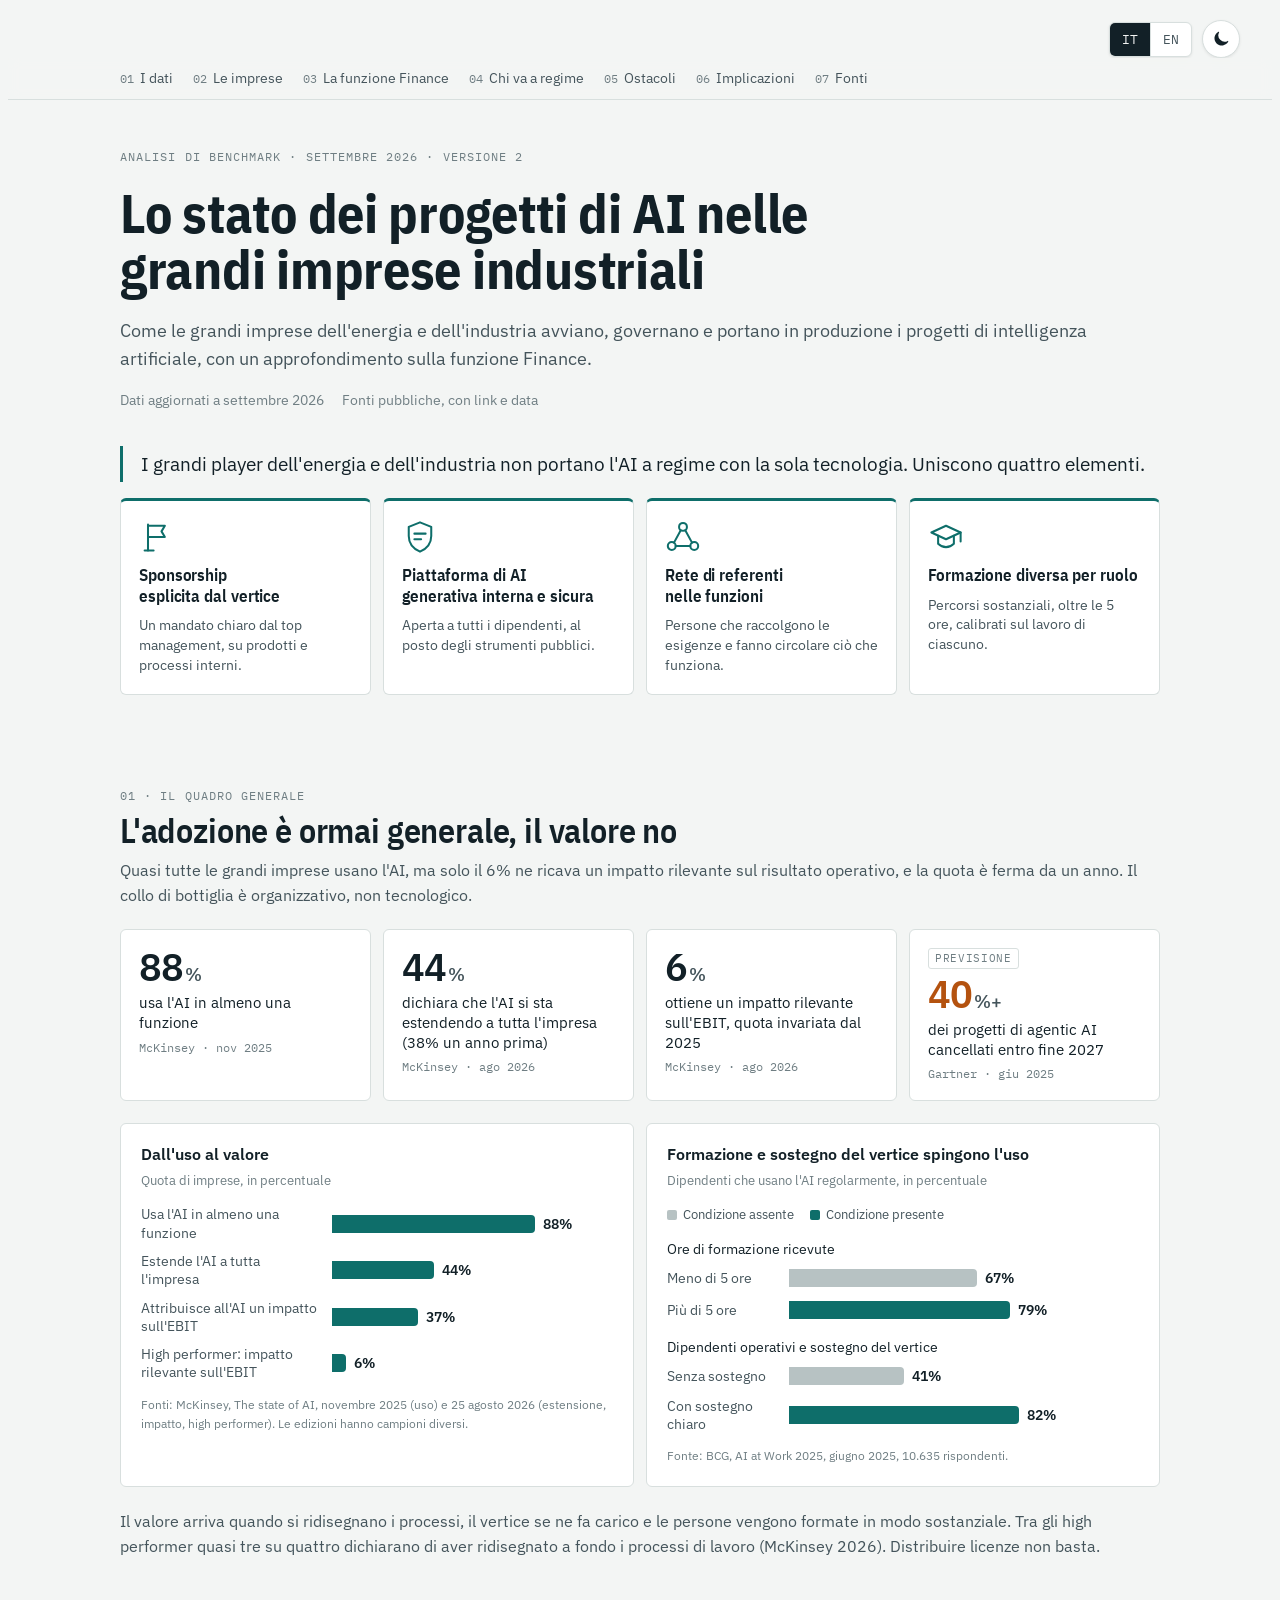
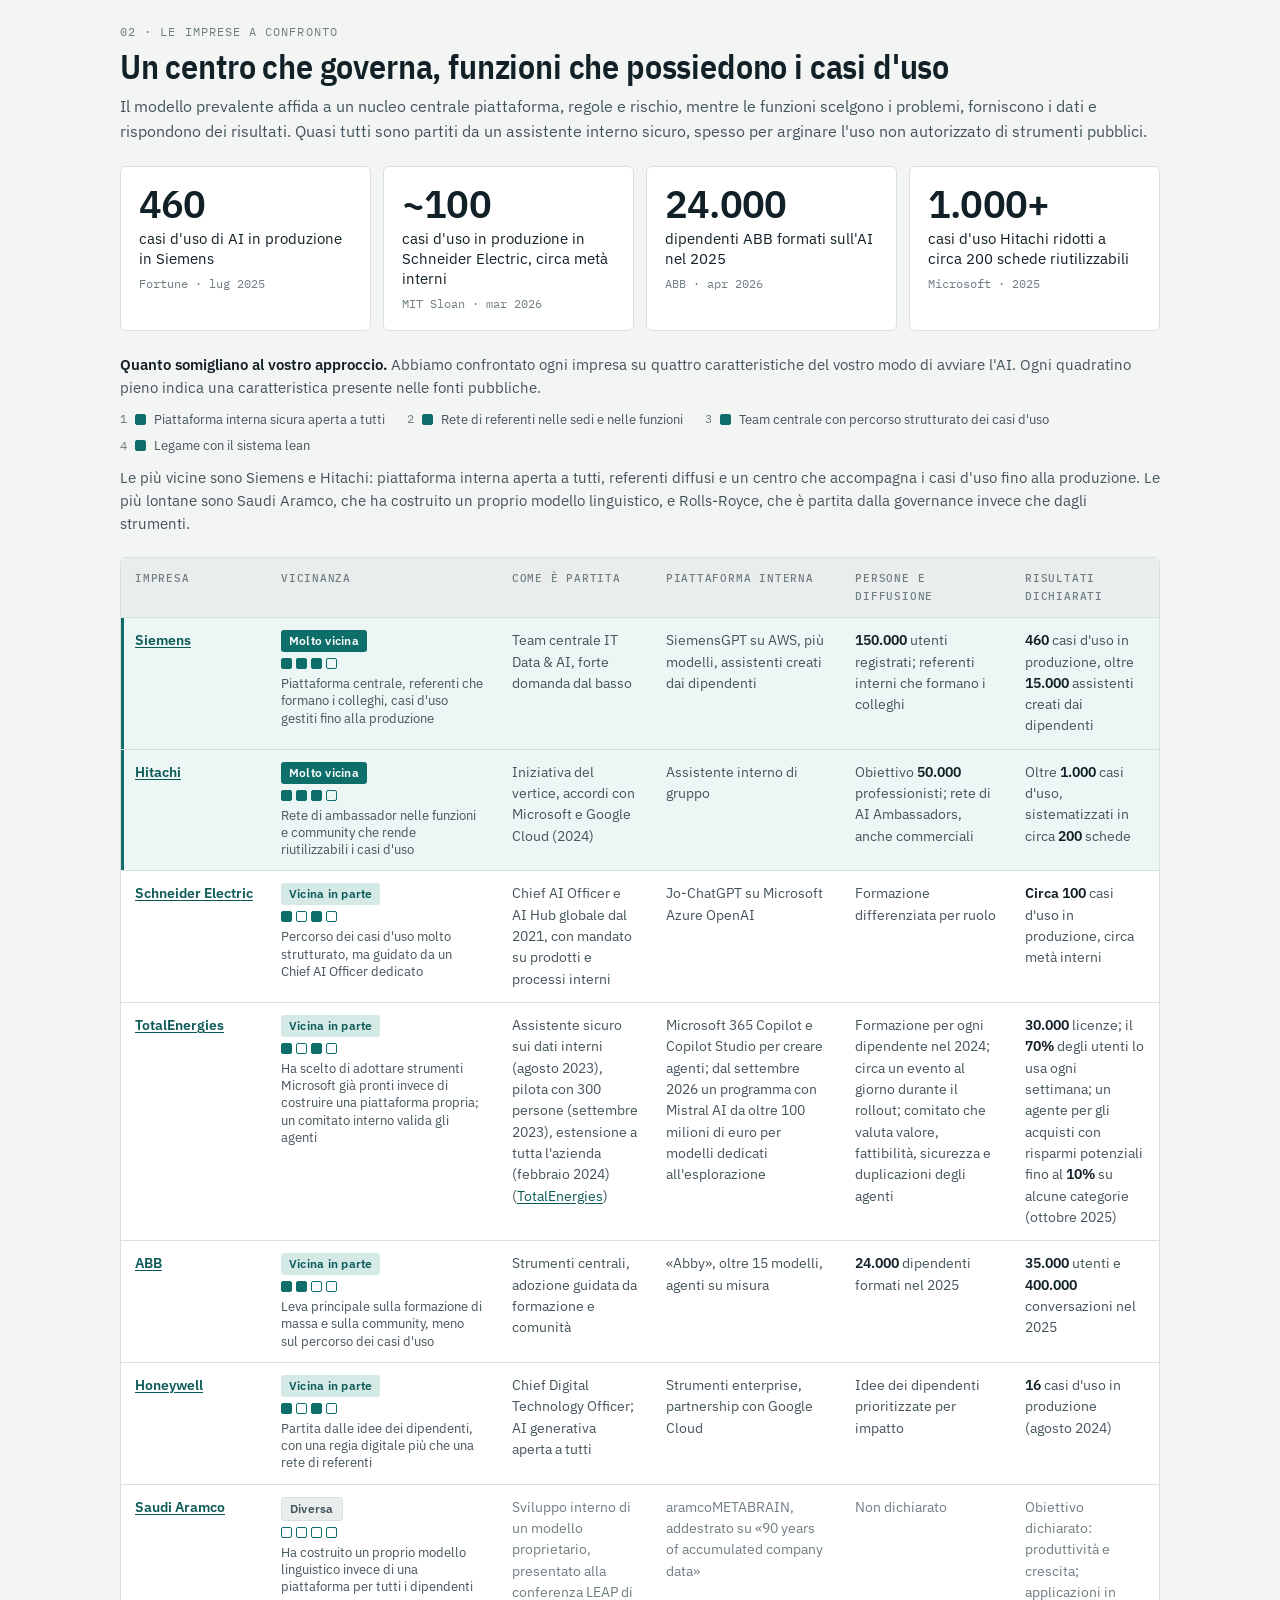
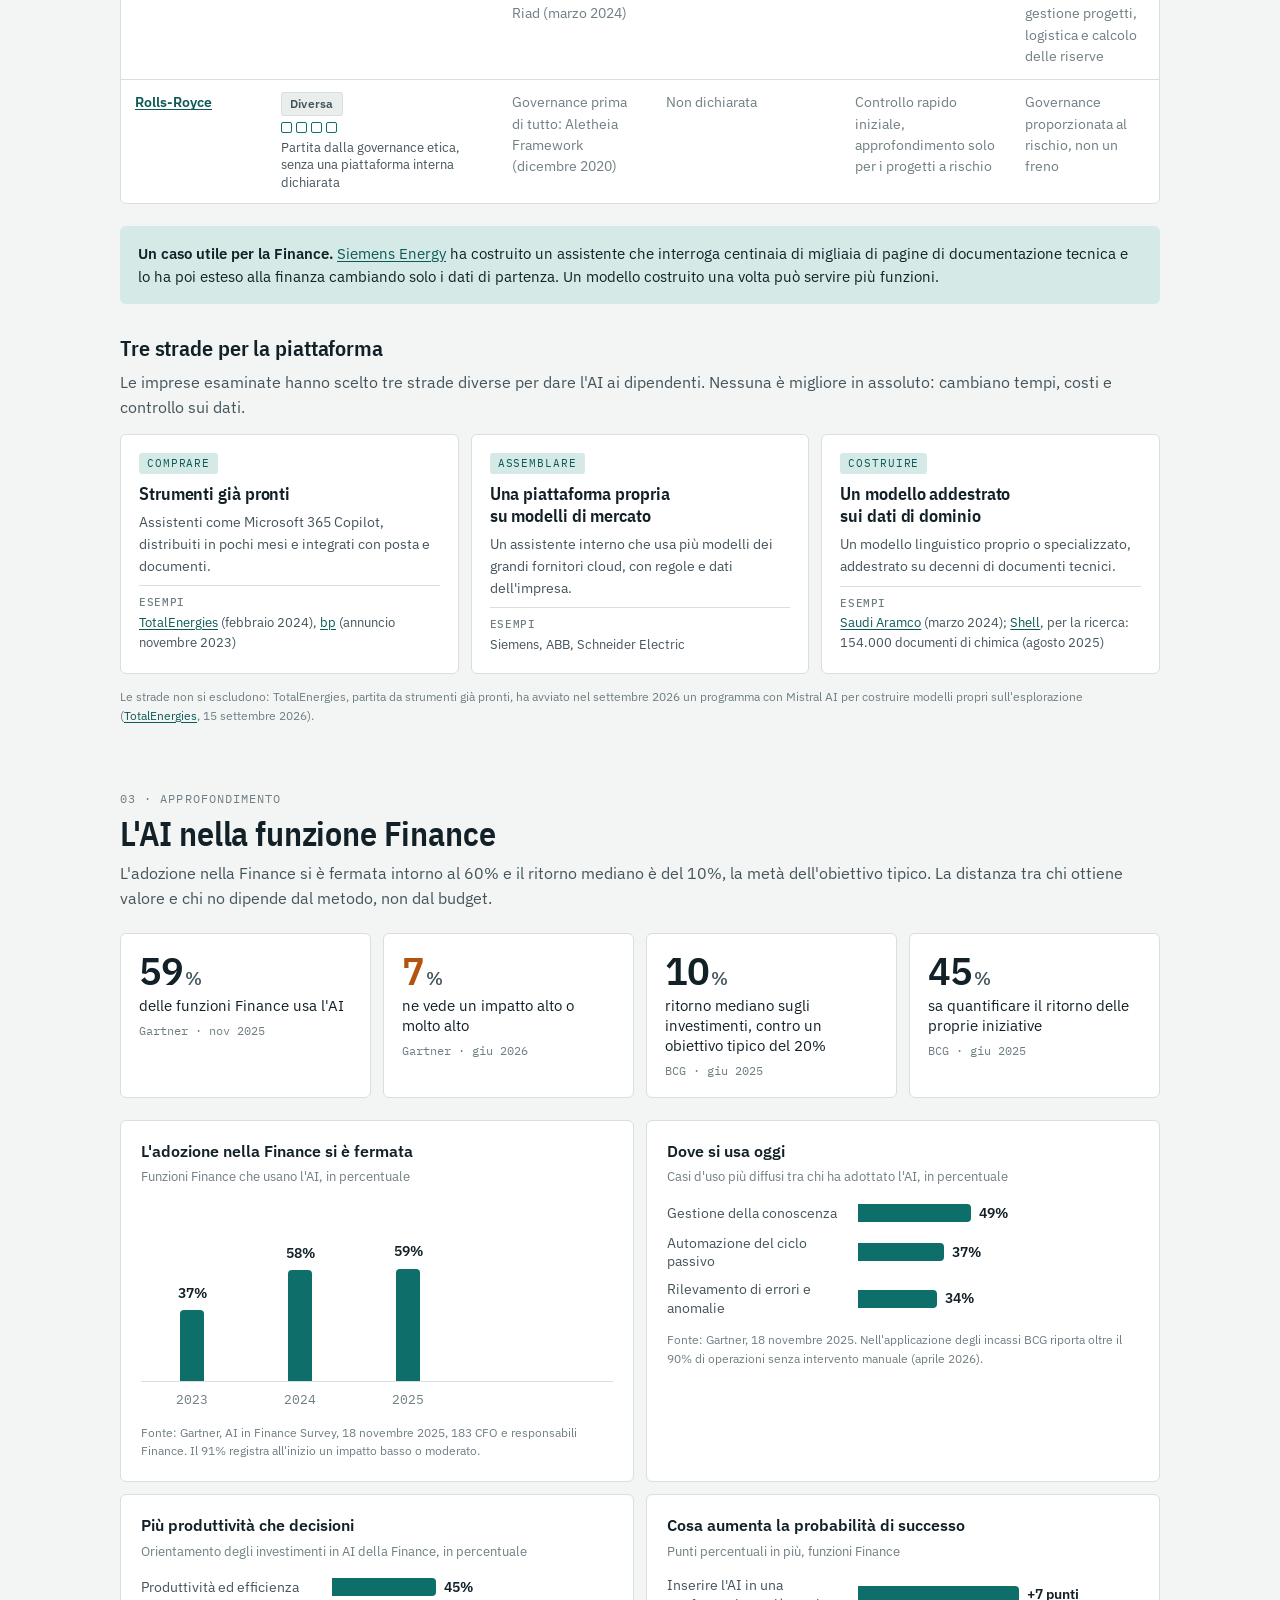
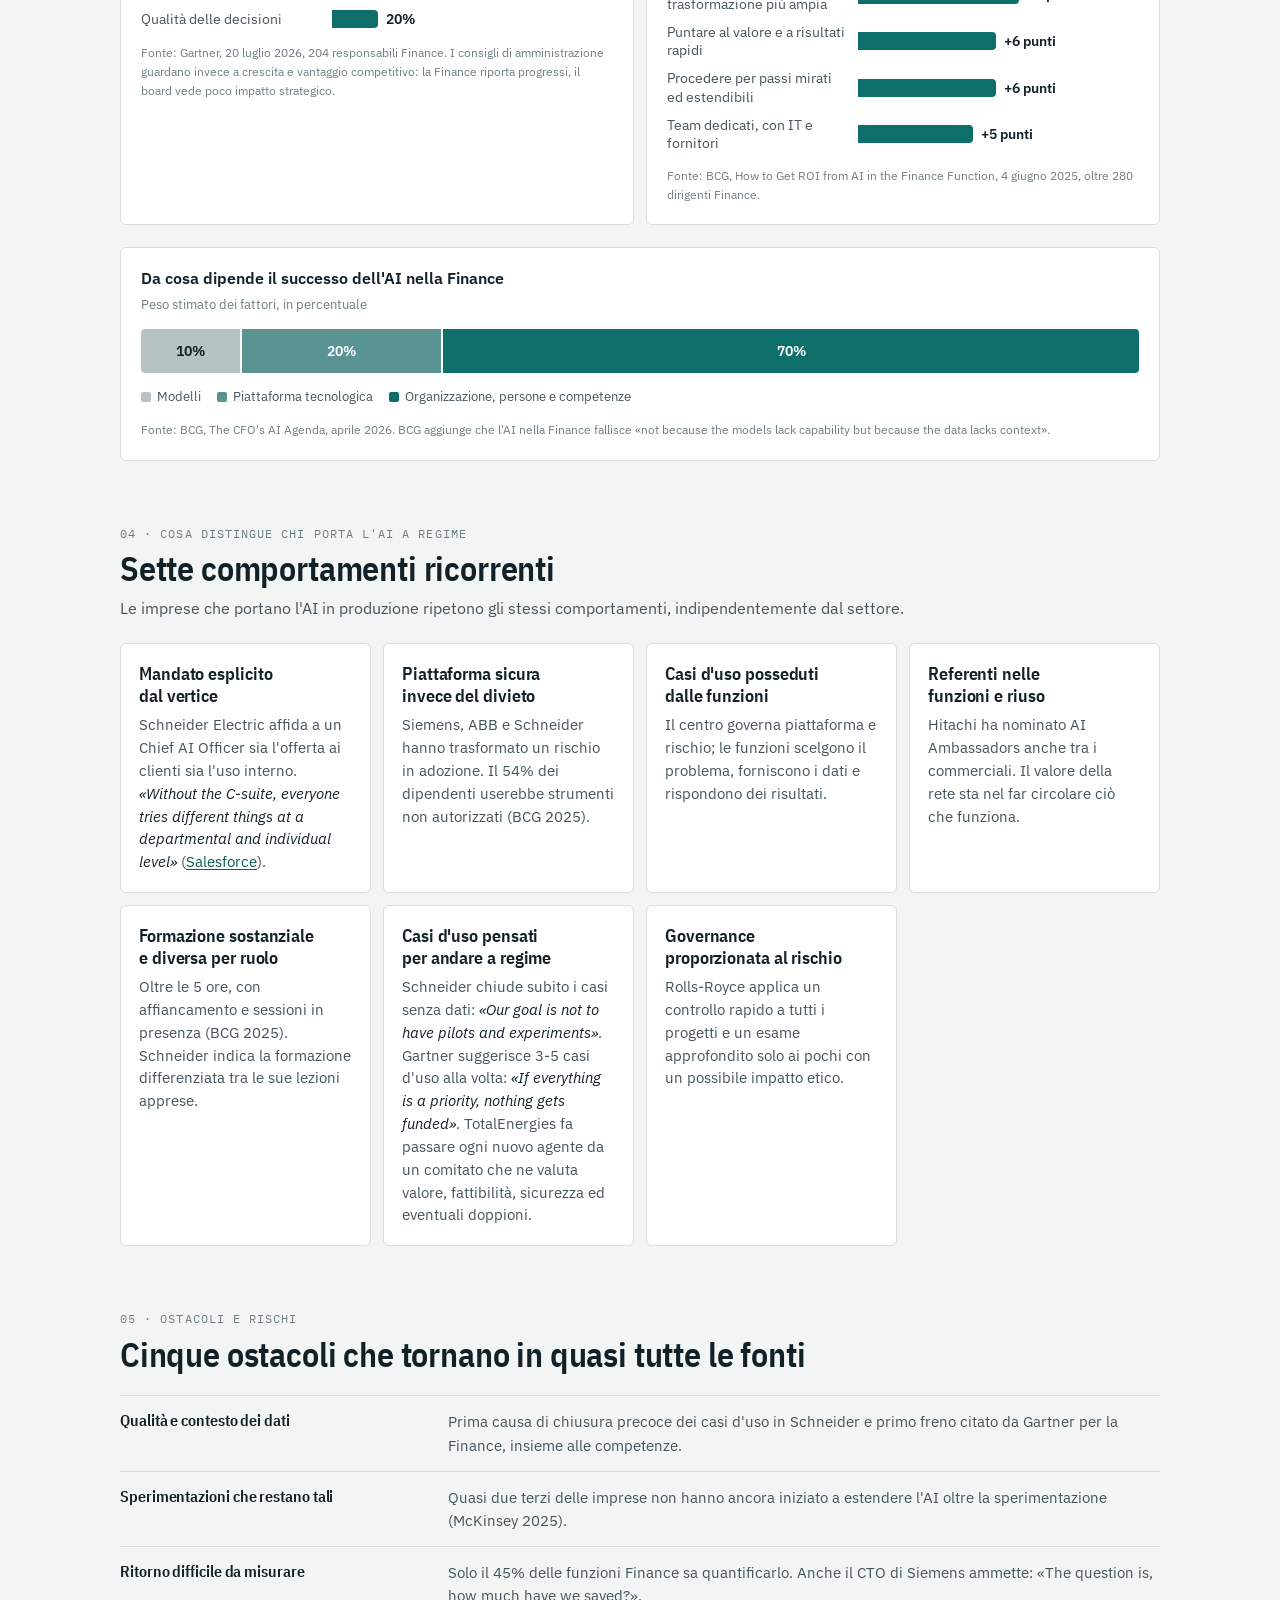
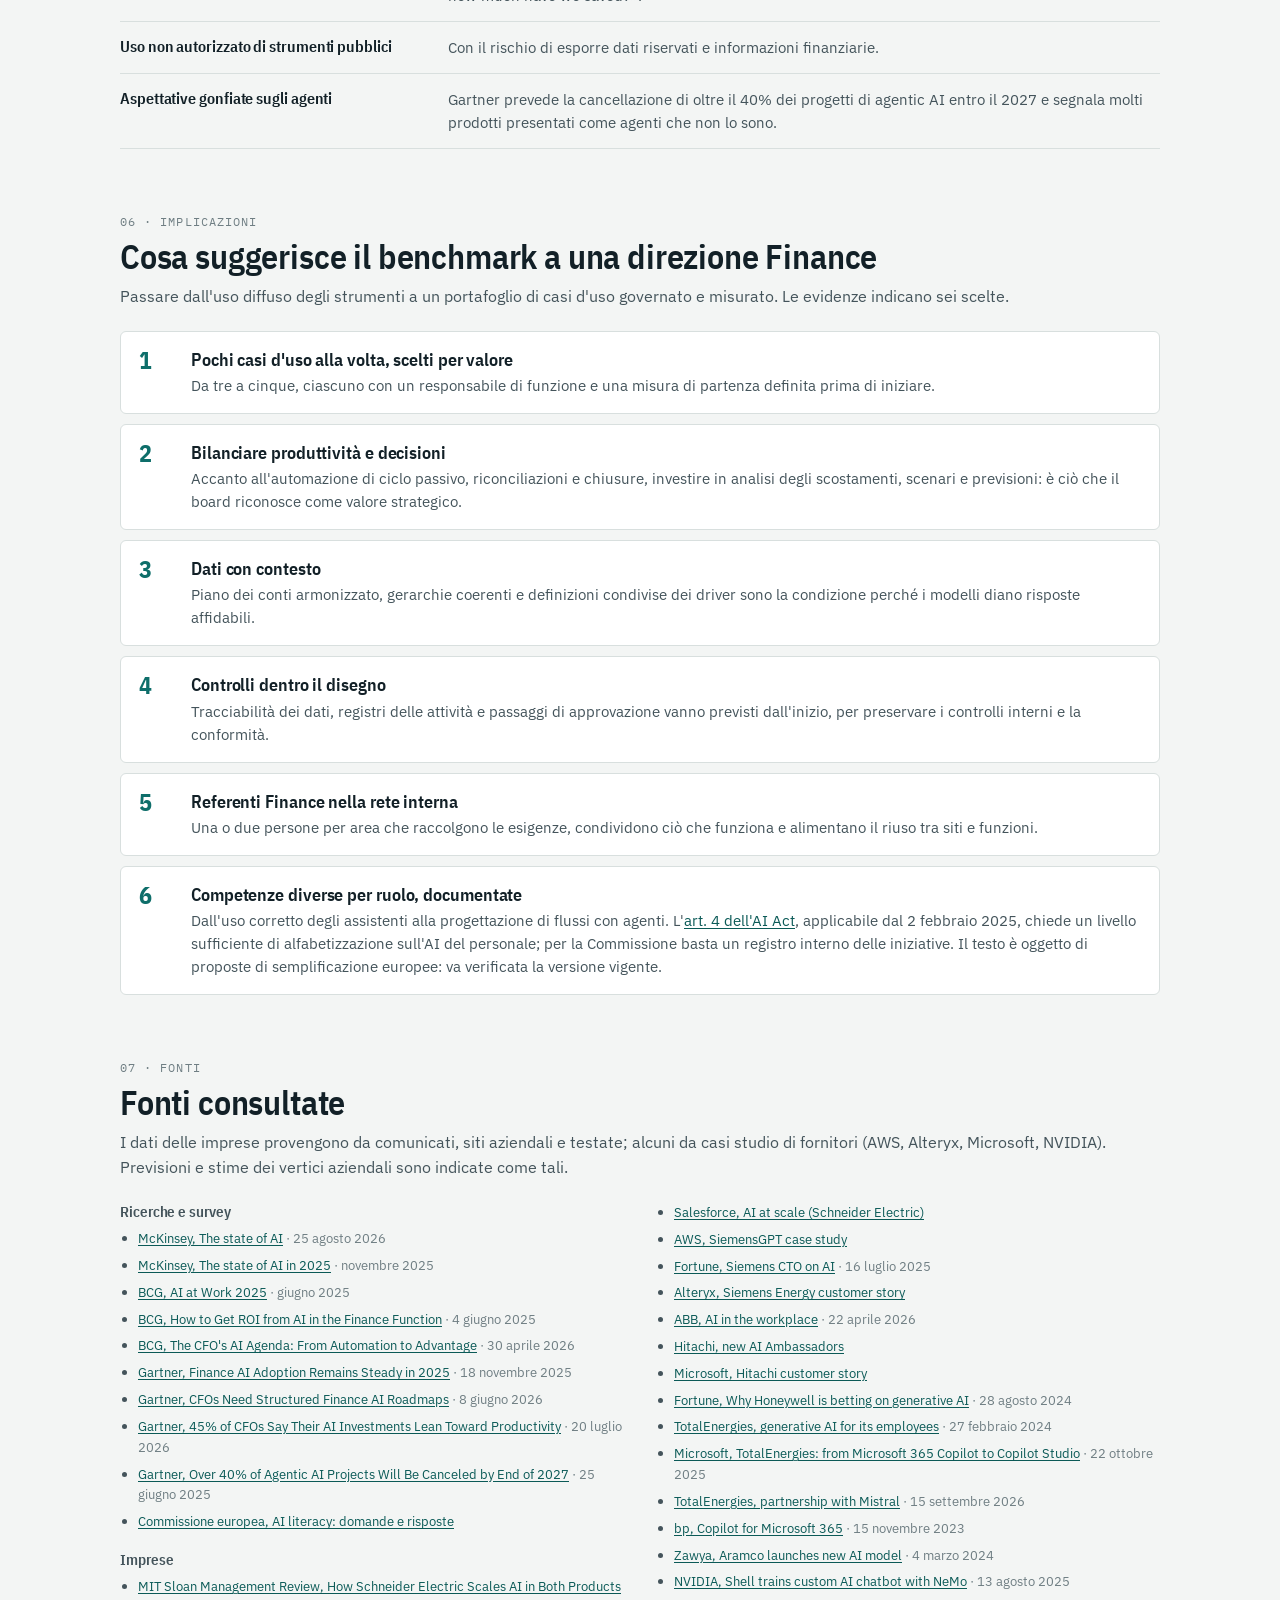
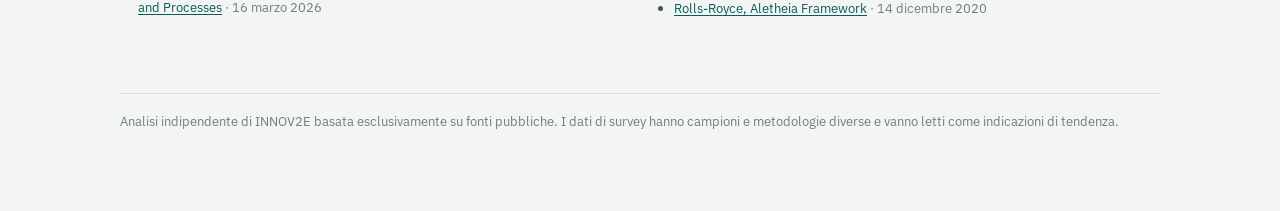
<file: studies_and_analyses/Benchmark_AI_grandi_imprese.html>
<!doctype html>
<html lang="it">
<head>
<meta charset="utf-8">
<meta name="viewport" content="width=device-width,initial-scale=1">
<link rel="icon" href="../favicon.ico" sizes="any">
<link rel="icon" type="image/png" sizes="32x32" href="../assets/favicon/favicon-32.png">
<link rel="icon" type="image/png" sizes="192x192" href="../assets/favicon/favicon-192.png">
<link rel="apple-touch-icon" href="../assets/favicon/apple-touch-icon.png">
<script src="../assets/theme.js"></script>
<title>AI nelle grandi imprese industriali</title>
<style>
@font-face{font-family:"IBM Plex Sans Condensed";font-style:normal;font-weight:500;font-display:swap;src:url([data-uri]) format("woff2")}
@font-face{font-family:"IBM Plex Sans Condensed";font-style:normal;font-weight:600;font-display:swap;src:url([data-uri]) format("woff2")}
@font-face{font-family:"IBM Plex Sans Condensed";font-style:normal;font-weight:700;font-display:swap;src:url([data-uri]) format("woff2")}
@font-face{font-family:"IBM Plex Sans";font-style:normal;font-weight:400;font-display:swap;src:url([data-uri]) format("woff2")}
@font-face{font-family:"IBM Plex Sans";font-style:normal;font-weight:500;font-display:swap;src:url([data-uri]) format("woff2")}
@font-face{font-family:"IBM Plex Sans";font-style:normal;font-weight:600;font-display:swap;src:url([data-uri]) format("woff2")}
@font-face{font-family:"IBM Plex Sans";font-style:italic;font-weight:400;font-display:swap;src:url([data-uri]) format("woff2")}
@font-face{font-family:"IBM Plex Mono";font-style:normal;font-weight:400;font-display:swap;src:url([data-uri]) format("woff2")}
@font-face{font-family:"IBM Plex Mono";font-style:normal;font-weight:500;font-display:swap;src:url([data-uri]) format("woff2")}
:root{
  --bg:#F3F5F4; --surface:#FFFFFF; --surface-2:#E9EEED;
  --ink:#122027; --ink-2:#44545B; --muted:#6F7E83; --line:#D8DFDE;
  --accent:#0E6E6A; --accent-ink:#0B5A57; --accent-soft:#D5EAE7;
  --base:#B7C2C3; --warn:#B4520F;
  --display:"IBM Plex Sans Condensed","Arial Narrow",Arial,sans-serif;
  --body:"IBM Plex Sans",-apple-system,"Segoe UI",Roboto,Arial,sans-serif;
  --mono:"IBM Plex Mono",ui-monospace,Menlo,Consolas,monospace;
}
@media (prefers-color-scheme: dark){
  :root:not([data-theme="light"]){
    color-scheme:dark;
    --bg:#0E1618; --surface:#152023; --surface-2:#1C2A2D;
    --ink:#EDF3F2; --ink-2:#B3C1C3; --muted:#86999E; --line:#2A3B3F;
    --accent:#43B9AE; --accent-ink:#6FD0C6; --accent-soft:#17393A;
    --base:#4B5D61; --warn:#F0955A;
  }
}
:root[data-theme="dark"]{
  color-scheme:dark;
  --bg:#0E1618; --surface:#152023; --surface-2:#1C2A2D;
  --ink:#EDF3F2; --ink-2:#B3C1C3; --muted:#86999E; --line:#2A3B3F;
  --accent:#43B9AE; --accent-ink:#6FD0C6; --accent-soft:#17393A;
  --base:#4B5D61; --warn:#F0955A;
}
*{box-sizing:border-box}
body{background:var(--bg);color:var(--ink);font-family:var(--body);font-size:16px;line-height:1.55;padding-inline:16px;padding-block:0 64px}
.wrap{max-width:1040px;margin:0 auto}
a{color:var(--accent-ink);text-underline-offset:2px}
a:focus-visible,button:focus-visible,[tabindex]:focus-visible{outline:2px solid var(--accent);outline-offset:2px;border-radius:2px}
h1,h2,h3{font-family:var(--display);text-wrap:balance;margin:0;letter-spacing:-.005em}
h1{font-size:clamp(2rem,5.2vw,3.4rem);line-height:1.04;font-weight:700}
h2{font-size:clamp(1.5rem,3.2vw,2.1rem);line-height:1.1;font-weight:600}
h3{font-size:1.15rem;font-weight:600;line-height:1.2}
p{margin:0}
.eyebrow{font-family:var(--mono);font-size:.74rem;letter-spacing:.09em;text-transform:uppercase;color:var(--muted)}
.lead{font-size:1.14rem;color:var(--ink-2)}
.prose{display:grid;gap:12px;color:var(--ink-2)}
.prose strong{color:var(--ink)}

.pillars-wrap{display:grid;gap:16px;margin-top:8px}
.pillars{display:grid;grid-template-columns:repeat(4,1fr);gap:12px}
.pillar{background:var(--surface);border:1px solid var(--line);border-top:3px solid var(--accent);border-radius:6px;padding:18px;display:grid;gap:10px;align-content:start}
.pillar svg{width:36px;height:36px;fill:none;stroke:var(--accent);stroke-width:1.8;stroke-linecap:round;stroke-linejoin:round}
.pillar h3{font-size:1.08rem}
.pillar p{font-size:.88rem;color:var(--ink-2);line-height:1.4}
@media (max-width:860px){.pillars{grid-template-columns:1fr 1fr}}
@media (max-width:460px){.pillars{grid-template-columns:1fr}}
/* nav */
nav.toc{position:sticky;top:env(safe-area-inset-top,0px);z-index:5;background:color-mix(in srgb,var(--bg) 92%,transparent);backdrop-filter:blur(6px);border-bottom:1px solid var(--line);margin-inline:-16px;padding:10px 16px;overflow-x:auto}
nav.toc ol{list-style:none;margin:0 auto;padding:0;display:flex;gap:20px;max-width:1040px;white-space:nowrap;font-size:.86rem}
nav.toc a{color:var(--ink-2);text-decoration:none}
nav.toc a:hover{color:var(--accent-ink)}
nav.toc .n{font-family:var(--mono);color:var(--muted);margin-right:6px;font-size:.75rem}

/* header */
header.top{padding-block:48px 36px;display:grid;gap:18px}
.byline{display:flex;flex-wrap:wrap;gap:6px 18px;font-size:.88rem;color:var(--muted)}
.thesis{margin-top:8px;border-left:3px solid var(--accent);padding:4px 0 4px 18px;font-size:1.2rem;line-height:1.45}


section{padding-block:56px 8px;display:grid;gap:22px;scroll-margin-top:52px}
.sec-head{display:grid;gap:8px}

/* tiles */
.tiles{display:grid;grid-template-columns:repeat(auto-fit,minmax(190px,1fr));gap:12px}
.tile{background:var(--surface);border:1px solid var(--line);border-radius:6px;padding:18px 18px 16px;display:grid;gap:6px;align-content:start}
.tile .v{font-family:var(--body);font-weight:600;font-size:2.4rem;line-height:1;letter-spacing:-.02em}
.tile .v small{font-size:1.1rem;font-weight:500;color:var(--ink-2);margin-left:2px}
.tile .l{font-size:.92rem;color:var(--ink);line-height:1.35}
.tile .s{font-size:.76rem;color:var(--muted);font-family:var(--mono)}
.tile.flag .v{color:var(--warn)}
.tile .tag{justify-self:start;font-family:var(--mono);font-size:.68rem;letter-spacing:.06em;text-transform:uppercase;border:1px solid var(--line);border-radius:3px;padding:1px 6px;color:var(--muted)}

/* charts */
.grid2{display:grid;grid-template-columns:1fr 1fr;gap:12px}
.card{background:var(--surface);border:1px solid var(--line);border-radius:6px;padding:20px;display:grid;gap:14px;align-content:start;min-width:0}
.card .ct{font-weight:600;font-size:1rem;line-height:1.3}
.card .cs{font-size:.82rem;color:var(--muted);margin-top:-8px}
.src{font-size:.76rem;color:var(--muted)}
.bars{display:grid;gap:10px}
.bar{display:grid;grid-template-columns:minmax(120px,38%) 1fr;gap:12px;align-items:center;cursor:default}
.bar .bl{font-size:.88rem;color:var(--ink-2);line-height:1.3}
.bar .bt{position:relative;height:22px;display:flex;align-items:center;gap:8px}
.bar .bf{height:18px;background:var(--accent);border-radius:0 4px 4px 0;min-width:3px}
.bar.b .bf{background:var(--base)}
.bar .bv{font-variant-numeric:tabular-nums;font-size:.9rem;font-weight:600;white-space:nowrap}
.bar:hover .bf,.bar:focus-visible .bf{filter:brightness(1.12)}
.bar .axis{position:absolute;inset:0}
.legend{display:flex;flex-wrap:wrap;gap:6px 16px;font-size:.8rem;color:var(--ink-2)}
.legend i{display:inline-block;width:10px;height:10px;border-radius:2px;margin-right:6px;vertical-align:-1px}
.pairs{display:grid;gap:16px}
.pair .pl{font-size:.88rem;color:var(--ink);margin-bottom:6px}
.pair .bar{grid-template-columns:110px 1fr}

.cols{display:flex;align-items:flex-end;gap:18px;height:180px;border-bottom:1px solid var(--line);padding-inline:6px}
.col{flex:1;display:flex;flex-direction:column;align-items:center;justify-content:flex-end;gap:6px;height:100%;max-width:90px;cursor:default}
.col .cf{width:24px;background:var(--accent);border-radius:4px 4px 0 0}
.col .cv{font-weight:600;font-variant-numeric:tabular-nums;font-size:.9rem}
.colx{display:flex;gap:18px;padding-inline:6px;margin-top:-6px}
.colx span{flex:1;max-width:90px;text-align:center;font-size:.8rem;color:var(--muted);font-family:var(--mono)}

.stack{display:flex;gap:2px;height:44px;border-radius:4px;overflow:hidden}
.stack div{display:flex;align-items:center;justify-content:center;color:#fff;font-weight:600;font-size:.9rem;cursor:default}
.stack .s1{background:var(--base);color:var(--ink)}
.stack .s2{background:color-mix(in srgb,var(--accent) 55%,var(--base))}
.stack .s3{background:var(--accent)}

/* peers */
.tablewrap{overflow-x:auto;background:var(--surface);border:1px solid var(--line);border-radius:6px}
table{border-collapse:collapse;width:100%;min-width:1000px;font-size:.86rem}
th,td{text-align:left;vertical-align:top;padding:12px 14px;border-bottom:1px solid var(--line)}
th{font-family:var(--mono);font-weight:500;font-size:.7rem;letter-spacing:.07em;text-transform:uppercase;color:var(--muted);background:var(--surface-2)}
tr:last-child td{border-bottom:0}
td:first-child{font-weight:600;white-space:nowrap}
td .num{font-weight:600;color:var(--ink);font-variant-numeric:tabular-nums}
td{color:var(--ink-2)}

.affkey{display:grid;gap:10px;color:var(--ink-2);font-size:.93rem}
.affkey strong{color:var(--ink)}
.crit{list-style:none;margin:0;padding:0;display:flex;flex-wrap:wrap;gap:6px 22px;font-size:.84rem;counter-reset:c}
.crit li{counter-increment:c;display:flex;align-items:center;gap:8px}
.crit li::before{content:counter(c);font-family:var(--mono);font-size:.72rem;color:var(--muted)}
.crit i,.dots i{display:inline-block;width:11px;height:11px;border-radius:2px;border:1.5px solid var(--accent);background:transparent}
.crit i.on,.dots i.on{background:var(--accent)}
td.aff{min-width:210px}
.pill{display:inline-block;font-size:.72rem;font-weight:600;letter-spacing:.02em;border-radius:3px;padding:2px 8px;margin-bottom:6px}
.pill.hi{background:var(--accent);color:var(--surface)}
.pill.mid{background:var(--accent-soft);color:var(--accent-ink)}
.pill.lo{background:var(--surface-2);color:var(--ink-2);border:1px solid var(--line)}
.dots{display:flex;gap:4px;margin-bottom:6px}
.why{display:block;font-size:.8rem;color:var(--ink-2);line-height:1.35}
tr.t-hi td{background:color-mix(in srgb,var(--accent-soft) 45%,transparent)}
tr.t-hi td:first-child{box-shadow:inset 3px 0 0 var(--accent)}
tr.t-lo td{color:var(--muted)}
.paths-wrap{display:grid;gap:14px;margin-top:10px}
h3.sub{font-size:1.35rem}
.paths{display:grid;grid-template-columns:repeat(3,1fr);gap:12px}
.path{background:var(--surface);border:1px solid var(--line);border-radius:6px;padding:18px;display:grid;gap:8px;align-content:start}
.path .pk{justify-self:start;font-family:var(--mono);font-size:.7rem;letter-spacing:.08em;text-transform:uppercase;color:var(--accent-ink);background:var(--accent-soft);border-radius:3px;padding:2px 8px}
.path p{font-size:.88rem;color:var(--ink-2)}
.path .pe{font-size:.82rem;border-top:1px solid var(--line);padding-top:8px}
.path .pe b{display:block;font-family:var(--mono);font-weight:500;font-size:.66rem;letter-spacing:.06em;text-transform:uppercase;color:var(--muted);margin-bottom:2px}
@media (max-width:760px){.paths{grid-template-columns:1fr}}
/* lists */
.plist{display:grid;grid-template-columns:repeat(auto-fit,minmax(230px,1fr));gap:12px}
.pitem{background:var(--surface);border:1px solid var(--line);border-radius:6px;padding:18px;display:grid;gap:8px;align-content:start}
.pitem p{font-size:.92rem;color:var(--ink-2)}
.pitem q{font-style:italic;color:var(--ink)}
.risks{display:grid;gap:0;border-top:1px solid var(--line)}
.risk{display:grid;grid-template-columns:minmax(180px,30%) 1fr;gap:16px;padding:14px 0;border-bottom:1px solid var(--line)}
.risk h3{font-size:1.02rem}
.risk p{color:var(--ink-2);font-size:.93rem}
ol.steps{list-style:none;margin:0;padding:0;display:grid;gap:10px;counter-reset:s}
ol.steps li{counter-increment:s;display:grid;grid-template-columns:40px 1fr;gap:12px;background:var(--surface);border:1px solid var(--line);border-radius:6px;padding:16px 18px}
ol.steps li::before{content:counter(s);font-family:var(--display);font-weight:700;font-size:1.5rem;color:var(--accent);line-height:1}
ol.steps h3{margin-bottom:4px}
ol.steps p{color:var(--ink-2);font-size:.93rem}
.callout{background:var(--accent-soft);border-radius:6px;padding:16px 18px;font-size:.93rem;color:var(--ink)}

.sources{columns:2 320px;column-gap:32px;font-size:.84rem;color:var(--ink-2)}
.sources h3{font-size:.95rem;margin-bottom:8px;break-after:avoid}
.sources ul{margin:0 0 18px;padding-left:18px}
.sources li{margin-bottom:6px;break-inside:avoid}
.sources .d{color:var(--muted)}
footer{margin-top:40px;padding-top:18px;border-top:1px solid var(--line);font-size:.8rem;color:var(--muted);display:grid;gap:6px}

#tip{position:fixed;z-index:20;pointer-events:none;background:var(--ink);color:var(--bg);font-size:.8rem;line-height:1.35;padding:8px 10px;border-radius:4px;max-width:280px;box-shadow:0 4px 14px rgba(0,0,0,.18)}
@media (max-width:760px){
  .grid2{grid-template-columns:1fr}
  .risk{grid-template-columns:1fr;gap:4px}
  .bar{grid-template-columns:1fr;gap:4px}
  .pair .bar{grid-template-columns:90px 1fr}
}
@media (prefers-reduced-motion:no-preference){
  .bf,.cf{transition:filter .15s}
}
/* lingua */
.theme-bar{gap:10px;align-items:center}
.lang-seg{display:inline-flex;border:1px solid var(--line);border-radius:6px;overflow:hidden;background:var(--surface);box-shadow:0 1px 3px rgba(0,0,0,.08)}
.lang-seg button{border:0;background:transparent;padding:8px 12px;font-size:.8rem;font-family:var(--mono);color:var(--ink-2);cursor:pointer}
.lang-seg button+button{border-left:1px solid var(--line)}
.lang-seg button[aria-pressed="true"]{background:var(--ink);color:var(--bg)}
.lang-seg button:hover:not([aria-pressed="true"]){color:var(--accent-ink)}
</style>
</head>
<body>
<div data-lang-pane="it">
<nav class="toc" aria-label="Sezioni">
  <ol>
    <li><a href="#dati"><span class="n">01</span>I dati</a></li>
    <li><a href="#peer"><span class="n">02</span>Le imprese</a></li>
    <li><a href="#finance"><span class="n">03</span>La funzione Finance</a></li>
    <li><a href="#pattern"><span class="n">04</span>Chi va a regime</a></li>
    <li><a href="#ostacoli"><span class="n">05</span>Ostacoli</a></li>
    <li><a href="#implicazioni"><span class="n">06</span>Implicazioni</a></li>
    <li><a href="#fonti"><span class="n">07</span>Fonti</a></li>
  </ol>
</nav>

<div class="wrap">

<header class="top">
  <p class="eyebrow">Analisi di benchmark · settembre 2026 · versione 2</p>
  <h1>Lo stato dei progetti di AI nelle grandi imprese industriali</h1>
  <p class="lead">Come le grandi imprese dell'energia e dell'industria avviano, governano e portano in produzione i progetti di intelligenza artificiale, con un approfondimento sulla funzione Finance.</p>
  <div class="byline"><span>Dati aggiornati a settembre 2026</span><span>Fonti pubbliche, con link e data</span></div>
  <div class="pillars-wrap">
    <p class="thesis">I grandi player dell'energia e dell'industria non portano l'AI a regime con la sola tecnologia. Uniscono quattro elementi.</p>
    <div class="pillars">
      <div class="pillar">
        <svg viewBox="0 0 32 32" aria-hidden="true"><path d="M8 28V5"/><path d="M8 6h15l-3 5 3 5H8"/><path d="M5 28h8"/></svg>
        <h3>Sponsorship esplicita dal vertice</h3>
        <p>Un mandato chiaro dal top management, su prodotti e processi interni.</p>
      </div>
      <div class="pillar">
        <svg viewBox="0 0 32 32" aria-hidden="true"><path d="M16 3l10 4v8c0 7-4.5 11.5-10 14-5.5-2.5-10-7-10-14V7z"/><path d="M11 13h10M11 18h6"/></svg>
        <h3>Piattaforma di AI generativa interna e sicura</h3>
        <p>Aperta a tutti i dipendenti, al posto degli strumenti pubblici.</p>
      </div>
      <div class="pillar">
        <svg viewBox="0 0 32 32" aria-hidden="true"><circle cx="16" cy="7" r="3.5"/><circle cx="6" cy="24" r="3.5"/><circle cx="26" cy="24" r="3.5"/><path d="M14 10l-6 11M18 10l6 11M9.5 24h13"/></svg>
        <h3>Rete di referenti nelle funzioni</h3>
        <p>Persone che raccolgono le esigenze e fanno circolare ciò che funziona.</p>
      </div>
      <div class="pillar">
        <svg viewBox="0 0 32 32" aria-hidden="true"><path d="M3 12l13-6 13 6-13 6z"/><path d="M9 15v7c2 2 4.5 3 7 3s5-1 7-3v-7"/><path d="M29 12v8"/></svg>
        <h3>Formazione diversa per ruolo</h3>
        <p>Percorsi sostanziali, oltre le 5 ore, calibrati sul lavoro di ciascuno.</p>
      </div>
    </div>
  </div>
</header>


<section id="dati">
  <div class="sec-head">
    <p class="eyebrow">01 · Il quadro generale</p>
    <h2>L'adozione è ormai generale, il valore no</h2>
    <p class="prose">Quasi tutte le grandi imprese usano l'AI, ma solo il 6% ne ricava un impatto rilevante sul risultato operativo, e la quota è ferma da un anno. Il collo di bottiglia è organizzativo, non tecnologico.</p>
  </div>
  <div class="tiles">
    <div class="tile"><span class="v">88<small>%</small></span><span class="l">usa l'AI in almeno una funzione</span><span class="s">McKinsey · nov 2025</span></div>
    <div class="tile"><span class="v">44<small>%</small></span><span class="l">dichiara che l'AI si sta estendendo a tutta l'impresa (38% un anno prima)</span><span class="s">McKinsey · ago 2026</span></div>
    <div class="tile"><span class="v">6<small>%</small></span><span class="l">ottiene un impatto rilevante sull'EBIT, quota invariata dal 2025</span><span class="s">McKinsey · ago 2026</span></div>
    <div class="tile flag"><span class="tag">Previsione</span><span class="v">40<small>%+</small></span><span class="l">dei progetti di agentic AI cancellati entro fine 2027</span><span class="s">Gartner · giu 2025</span></div>
  </div>
  <div class="grid2">
    <div class="card">
      <p class="ct">Dall'uso al valore</p>
      <p class="cs">Quota di imprese, in percentuale</p>
      <div class="bars" data-max="100" id="c-funnel"></div>
      <p class="src">Fonti: McKinsey, The state of AI, novembre 2025 (uso) e 25 agosto 2026 (estensione, impatto, high performer). Le edizioni hanno campioni diversi.</p>
    </div>
    <div class="card">
      <p class="ct">Formazione e sostegno del vertice spingono l'uso</p>
      <p class="cs">Dipendenti che usano l'AI regolarmente, in percentuale</p>
      <div class="legend"><span><i style="background:var(--base)"></i>Condizione assente</span><span><i style="background:var(--accent)"></i>Condizione presente</span></div>
      <div class="pairs" id="c-bcg"></div>
      <p class="src">Fonte: BCG, AI at Work 2025, giugno 2025, 10.635 rispondenti.</p>
    </div>
  </div>
  <p class="prose">Il valore arriva quando si ridisegnano i processi, il vertice se ne fa carico e le persone vengono formate in modo sostanziale. Tra gli high performer quasi tre su quattro dichiarano di aver ridisegnato a fondo i processi di lavoro (McKinsey 2026). Distribuire licenze non basta.</p>
</section>

<section id="peer">
  <div class="sec-head">
    <p class="eyebrow">02 · Le imprese a confronto</p>
    <h2>Un centro che governa, funzioni che possiedono i casi d'uso</h2>
    <p class="prose">Il modello prevalente affida a un nucleo centrale piattaforma, regole e rischio, mentre le funzioni scelgono i problemi, forniscono i dati e rispondono dei risultati. Quasi tutti sono partiti da un assistente interno sicuro, spesso per arginare l'uso non autorizzato di strumenti pubblici.</p>
  </div>
  <div class="tiles">
    <div class="tile"><span class="v">460</span><span class="l">casi d'uso di AI in produzione in Siemens</span><span class="s">Fortune · lug 2025</span></div>
    <div class="tile"><span class="v">~100</span><span class="l">casi d'uso in produzione in Schneider Electric, circa metà interni</span><span class="s">MIT Sloan · mar 2026</span></div>
    <div class="tile"><span class="v">24.000</span><span class="l">dipendenti ABB formati sull'AI nel 2025</span><span class="s">ABB · apr 2026</span></div>
    <div class="tile"><span class="v">1.000+</span><span class="l">casi d'uso Hitachi ridotti a circa 200 schede riutilizzabili</span><span class="s">Microsoft · 2025</span></div>
  </div>
  <div class="affkey">
    <p><strong>Quanto somigliano al vostro approccio.</strong> Abbiamo confrontato ogni impresa su quattro caratteristiche del vostro modo di avviare l'AI. Ogni quadratino pieno indica una caratteristica presente nelle fonti pubbliche.</p>
    <ol class="crit"><li><i class="on"></i>Piattaforma interna sicura aperta a tutti</li><li><i class="on"></i>Rete di referenti nelle sedi e nelle funzioni</li><li><i class="on"></i>Team centrale con percorso strutturato dei casi d'uso</li><li><i class="on"></i>Legame con il sistema lean</li></ol>
    <p>Le più vicine sono Siemens e Hitachi: piattaforma interna aperta a tutti, referenti diffusi e un centro che accompagna i casi d'uso fino alla produzione. Le più lontane sono Saudi Aramco, che ha costruito un proprio modello linguistico, e Rolls-Royce, che è partita dalla governance invece che dagli strumenti.</p>
  </div>
  <div class="tablewrap">
    <table>
      <thead><tr><th>Impresa</th><th>Vicinanza</th><th>Come è partita</th><th>Piattaforma interna</th><th>Persone e diffusione</th><th>Risultati dichiarati</th></tr></thead>
      <tbody>
        <tr class="t-hi"><td><a href="https://aws.amazon.com/solutions/case-studies/siemens-gpt-case-study/">Siemens</a></td><td class="aff"><span class="pill hi">Molto vicina</span><span class="dots" aria-label="3 criteri su 4"><i class="on" title="Piattaforma interna sicura aperta a tutti: sì"></i><i class="on" title="Rete di referenti nelle sedi e nelle funzioni: sì"></i><i class="on" title="Team centrale con percorso strutturato dei casi d'uso: sì"></i><i class="" title="Legame con il sistema lean: non dichiarato"></i></span><span class="why">Piattaforma centrale, referenti che formano i colleghi, casi d'uso gestiti fino alla produzione</span></td><td>Team centrale IT Data &amp; AI, forte domanda dal basso</td><td>SiemensGPT su AWS, più modelli, assistenti creati dai dipendenti</td><td><span class="num">150.000</span> utenti registrati; referenti interni che formano i colleghi</td><td><span class="num">460</span> casi d'uso in produzione, oltre <span class="num">15.000</span> assistenti creati dai dipendenti</td></tr>
        <tr class="t-hi"><td><a href="https://hitachidigital.com/news/hitachi-appoints-new-ai-ambassadors/">Hitachi</a></td><td class="aff"><span class="pill hi">Molto vicina</span><span class="dots" aria-label="3 criteri su 4"><i class="on" title="Piattaforma interna sicura aperta a tutti: sì"></i><i class="on" title="Rete di referenti nelle sedi e nelle funzioni: sì"></i><i class="on" title="Team centrale con percorso strutturato dei casi d'uso: sì"></i><i class="" title="Legame con il sistema lean: non dichiarato"></i></span><span class="why">Rete di ambassador nelle funzioni e community che rende riutilizzabili i casi d'uso</span></td><td>Iniziativa del vertice, accordi con Microsoft e Google Cloud (2024)</td><td>Assistente interno di gruppo</td><td>Obiettivo <span class="num">50.000</span> professionisti; rete di AI Ambassadors, anche commerciali</td><td>Oltre <span class="num">1.000</span> casi d'uso, sistematizzati in circa <span class="num">200</span> schede</td></tr>
        <tr class="t-mid"><td><a href="https://sloanreview.mit.edu/article/how-schneider-electric-scales-ai-in-both-products-and-processes/">Schneider Electric</a></td><td class="aff"><span class="pill mid">Vicina in parte</span><span class="dots" aria-label="2 criteri su 4"><i class="on" title="Piattaforma interna sicura aperta a tutti: sì"></i><i class="" title="Rete di referenti nelle sedi e nelle funzioni: non dichiarato"></i><i class="on" title="Team centrale con percorso strutturato dei casi d'uso: sì"></i><i class="" title="Legame con il sistema lean: non dichiarato"></i></span><span class="why">Percorso dei casi d'uso molto strutturato, ma guidato da un Chief AI Officer dedicato</span></td><td>Chief AI Officer e AI Hub globale dal 2021, con mandato su prodotti e processi interni</td><td>Jo-ChatGPT su Microsoft Azure OpenAI</td><td>Formazione differenziata per ruolo</td><td><span class="num">Circa 100</span> casi d'uso in produzione, circa metà interni</td></tr>
        <tr class="t-mid"><td><a href="https://www.microsoft.com/en/customers/story/25505-totalenergies-agents">TotalEnergies</a></td><td class="aff"><span class="pill mid">Vicina in parte</span><span class="dots" aria-label="2 criteri su 4"><i class="on" title="Piattaforma interna sicura aperta a tutti: sì"></i><i class="" title="Rete di referenti nelle sedi e nelle funzioni: non dichiarato"></i><i class="on" title="Team centrale con percorso strutturato dei casi d'uso: sì"></i><i class="" title="Legame con il sistema lean: non dichiarato"></i></span><span class="why">Ha scelto di adottare strumenti Microsoft già pronti invece di costruire una piattaforma propria; un comitato interno valida gli agenti</span></td><td>Assistente sicuro sui dati interni (agosto 2023), pilota con 300 persone (settembre 2023), estensione a tutta l'azienda (febbraio 2024) (<a href="https://totalenergies.com/newsroom/totalenergies-unlocks-potential-generative-artificial-intelligence-its/?lang=eng">TotalEnergies</a>)</td><td>Microsoft 365 Copilot e Copilot Studio per creare agenti; dal settembre 2026 un programma con Mistral AI da oltre 100 milioni di euro per modelli dedicati all'esplorazione</td><td>Formazione per ogni dipendente nel 2024; circa un evento al giorno durante il rollout; comitato che valuta valore, fattibilità, sicurezza e duplicazioni degli agenti</td><td><span class="num">30.000</span> licenze; il <span class="num">70%</span> degli utenti lo usa ogni settimana; un agente per gli acquisti con risparmi potenziali fino al <span class="num">10%</span> su alcune categorie (ottobre 2025)</td></tr>
        <tr class="t-mid"><td><a href="https://www.abb.com/global/en/company/stories/ai-in-the-workplace">ABB</a></td><td class="aff"><span class="pill mid">Vicina in parte</span><span class="dots" aria-label="2 criteri su 4"><i class="on" title="Piattaforma interna sicura aperta a tutti: sì"></i><i class="on" title="Rete di referenti nelle sedi e nelle funzioni: sì"></i><i class="" title="Team centrale con percorso strutturato dei casi d'uso: non dichiarato"></i><i class="" title="Legame con il sistema lean: non dichiarato"></i></span><span class="why">Leva principale sulla formazione di massa e sulla community, meno sul percorso dei casi d'uso</span></td><td>Strumenti centrali, adozione guidata da formazione e comunità</td><td>«Abby», oltre 15 modelli, agenti su misura</td><td><span class="num">24.000</span> dipendenti formati nel 2025</td><td><span class="num">35.000</span> utenti e <span class="num">400.000</span> conversazioni nel 2025</td></tr>
        <tr class="t-mid"><td><a href="https://www.fortune.com/2024/08/28/why-honeywell-betting-on-generative-ai">Honeywell</a></td><td class="aff"><span class="pill mid">Vicina in parte</span><span class="dots" aria-label="2 criteri su 4"><i class="on" title="Piattaforma interna sicura aperta a tutti: sì"></i><i class="" title="Rete di referenti nelle sedi e nelle funzioni: non dichiarato"></i><i class="on" title="Team centrale con percorso strutturato dei casi d'uso: sì"></i><i class="" title="Legame con il sistema lean: non dichiarato"></i></span><span class="why">Partita dalle idee dei dipendenti, con una regia digitale più che una rete di referenti</span></td><td>Chief Digital Technology Officer; AI generativa aperta a tutti</td><td>Strumenti enterprise, partnership con Google Cloud</td><td>Idee dei dipendenti prioritizzate per impatto</td><td><span class="num">16</span> casi d'uso in produzione (agosto 2024)</td></tr>
        <tr class="t-lo"><td><a href="https://www.zawya.com/en/business/technology-and-telecom/aramco-launches-new-ai-model-innovative-rd-network-icf28sse">Saudi Aramco</a></td><td class="aff"><span class="pill lo">Diversa</span><span class="dots" aria-label="0 criteri su 4"><i class="" title="Piattaforma interna sicura aperta a tutti: non dichiarato"></i><i class="" title="Rete di referenti nelle sedi e nelle funzioni: non dichiarato"></i><i class="" title="Team centrale con percorso strutturato dei casi d'uso: non dichiarato"></i><i class="" title="Legame con il sistema lean: non dichiarato"></i></span><span class="why">Ha costruito un proprio modello linguistico invece di una piattaforma per tutti i dipendenti</span></td><td>Sviluppo interno di un modello proprietario, presentato alla conferenza LEAP di Riad (marzo 2024)</td><td>aramcoMETABRAIN, addestrato su «90 years of accumulated company data»</td><td>Non dichiarato</td><td>Obiettivo dichiarato: produttività e crescita; applicazioni in gestione progetti, logistica e calcolo delle riserve</td></tr>
        <tr class="t-lo"><td><a href="https://www.rolls-royce.com/media/press-releases/2020/14-12-2020-trustworthy-artificial-intelligence-rolls-royce-publishes-pioneering-bias-control.aspx">Rolls-Royce</a></td><td class="aff"><span class="pill lo">Diversa</span><span class="dots" aria-label="0 criteri su 4"><i class="" title="Piattaforma interna sicura aperta a tutti: non dichiarato"></i><i class="" title="Rete di referenti nelle sedi e nelle funzioni: non dichiarato"></i><i class="" title="Team centrale con percorso strutturato dei casi d'uso: non dichiarato"></i><i class="" title="Legame con il sistema lean: non dichiarato"></i></span><span class="why">Partita dalla governance etica, senza una piattaforma interna dichiarata</span></td><td>Governance prima di tutto: Aletheia Framework (dicembre 2020)</td><td>Non dichiarata</td><td>Controllo rapido iniziale, approfondimento solo per i progetti a rischio</td><td>Governance proporzionata al rischio, non un freno</td></tr>
      </tbody>
    </table>
  </div>
  <p class="callout"><strong>Un caso utile per la Finance.</strong> <a href="https://www.alteryx.com/resources/customer-story/siemens-energy">Siemens Energy</a> ha costruito un assistente che interroga centinaia di migliaia di pagine di documentazione tecnica e lo ha poi esteso alla finanza cambiando solo i dati di partenza. Un modello costruito una volta può servire più funzioni.</p>
  <div class="paths-wrap">
    <div class="sec-head">
      <h3 class="sub">Tre strade per la piattaforma</h3>
      <p class="prose">Le imprese esaminate hanno scelto tre strade diverse per dare l'AI ai dipendenti. Nessuna è migliore in assoluto: cambiano tempi, costi e controllo sui dati.</p>
    </div>
    <div class="paths">
      <div class="path">
        <span class="pk">Comprare</span>
        <h3>Strumenti già pronti</h3>
        <p>Assistenti come Microsoft 365 Copilot, distribuiti in pochi mesi e integrati con posta e documenti.</p>
        <p class="pe"><b>Esempi</b><a href="https://totalenergies.com/newsroom/totalenergies-unlocks-potential-generative-artificial-intelligence-its/?lang=eng">TotalEnergies</a> (febbraio 2024), <a href="https://www.bp.com/press-and-publications/press-releases/bp-looks-to-leverage-power-of-generative-ai-with-copilot-for-microsoft-365">bp</a> (annuncio novembre 2023)</p>
      </div>
      <div class="path">
        <span class="pk">Assemblare</span>
        <h3>Una piattaforma propria su modelli di mercato</h3>
        <p>Un assistente interno che usa più modelli dei grandi fornitori cloud, con regole e dati dell'impresa.</p>
        <p class="pe"><b>Esempi</b>Siemens, ABB, Schneider Electric</p>
      </div>
      <div class="path">
        <span class="pk">Costruire</span>
        <h3>Un modello addestrato sui dati di dominio</h3>
        <p>Un modello linguistico proprio o specializzato, addestrato su decenni di documenti tecnici.</p>
        <p class="pe"><b>Esempi</b><a href="https://www.zawya.com/en/business/technology-and-telecom/aramco-launches-new-ai-model-innovative-rd-network-icf28sse">Saudi Aramco</a> (marzo 2024); <a href="https://www.nvidia.com/en-us/case-studies/shell-trains-custom-ai-chatbot-with-nemo/">Shell</a>, per la ricerca: 154.000 documenti di chimica (agosto 2025)</p>
      </div>
    </div>
    <p class="src">Le strade non si escludono: TotalEnergies, partita da strumenti già pronti, ha avviato nel settembre 2026 un programma con Mistral AI per costruire modelli propri sull'esplorazione (<a href="https://totalenergies.com/newsroom/totalenergies-annonce-un-partenariat-avec-mistral-en-vue-de-developper-des-modeles-de-frontiere-dintelligence-artificielle-dedies-a-lexploration-et-a-lingenierie-des-reservoirs-498514/?lang=eng">TotalEnergies</a>, 15 settembre 2026).</p>
  </div>
</section>

<section id="finance">
  <div class="sec-head">
    <p class="eyebrow">03 · Approfondimento</p>
    <h2>L'AI nella funzione Finance</h2>
    <p class="prose">L'adozione nella Finance si è fermata intorno al 60% e il ritorno mediano è del 10%, la metà dell'obiettivo tipico. La distanza tra chi ottiene valore e chi no dipende dal metodo, non dal budget.</p>
  </div>
  <div class="tiles">
    <div class="tile"><span class="v">59<small>%</small></span><span class="l">delle funzioni Finance usa l'AI</span><span class="s">Gartner · nov 2025</span></div>
    <div class="tile flag"><span class="v">7<small>%</small></span><span class="l">ne vede un impatto alto o molto alto</span><span class="s">Gartner · giu 2026</span></div>
    <div class="tile"><span class="v">10<small>%</small></span><span class="l">ritorno mediano sugli investimenti, contro un obiettivo tipico del 20%</span><span class="s">BCG · giu 2025</span></div>
    <div class="tile"><span class="v">45<small>%</small></span><span class="l">sa quantificare il ritorno delle proprie iniziative</span><span class="s">BCG · giu 2025</span></div>
  </div>
  <div class="grid2">
    <div class="card">
      <p class="ct">L'adozione nella Finance si è fermata</p>
      <p class="cs">Funzioni Finance che usano l'AI, in percentuale</p>
      <div class="cols" id="c-adopt"></div>
      <div class="colx"><span>2023</span><span>2024</span><span>2025</span></div>
      <p class="src">Fonte: Gartner, AI in Finance Survey, 18 novembre 2025, 183 CFO e responsabili Finance. Il 91% registra all'inizio un impatto basso o moderato.</p>
    </div>
    <div class="card">
      <p class="ct">Dove si usa oggi</p>
      <p class="cs">Casi d'uso più diffusi tra chi ha adottato l'AI, in percentuale</p>
      <div class="bars" data-max="100" id="c-uses"></div>
      <p class="src">Fonte: Gartner, 18 novembre 2025. Nell'applicazione degli incassi BCG riporta oltre il 90% di operazioni senza intervento manuale (aprile 2026).</p>
    </div>
    <div class="card">
      <p class="ct">Più produttività che decisioni</p>
      <p class="cs">Orientamento degli investimenti in AI della Finance, in percentuale</p>
      <div class="bars" data-max="100" id="c-orient"></div>
      <p class="src">Fonte: Gartner, 20 luglio 2026, 204 responsabili Finance. I consigli di amministrazione guardano invece a crescita e vantaggio competitivo: la Finance riporta progressi, il board vede poco impatto strategico.</p>
    </div>
    <div class="card">
      <p class="ct">Cosa aumenta la probabilità di successo</p>
      <p class="cs">Punti percentuali in più, funzioni Finance</p>
      <div class="bars" data-max="10" id="c-practices"></div>
      <p class="src">Fonte: BCG, How to Get ROI from AI in the Finance Function, 4 giugno 2025, oltre 280 dirigenti Finance.</p>
    </div>
  </div>
  <div class="card">
    <p class="ct">Da cosa dipende il successo dell'AI nella Finance</p>
    <p class="cs">Peso stimato dei fattori, in percentuale</p>
    <div class="stack" id="c-stack">
      <div class="s1" style="flex:10" data-tip="Modelli di AI: circa 10%">10%</div>
      <div class="s2" style="flex:20" data-tip="Piattaforma tecnologica: circa 20%">20%</div>
      <div class="s3" style="flex:70" data-tip="Organizzazione, persone e competenze: circa 70%">70%</div>
    </div>
    <div class="legend"><span><i style="background:var(--base)"></i>Modelli</span><span><i style="background:color-mix(in srgb,var(--accent) 55%,var(--base))"></i>Piattaforma tecnologica</span><span><i style="background:var(--accent)"></i>Organizzazione, persone e competenze</span></div>
    <p class="src">Fonte: BCG, The CFO's AI Agenda, aprile 2026. BCG aggiunge che l'AI nella Finance fallisce «not because the models lack capability but because the data lacks context».</p>
  </div>
</section>

<section id="pattern">
  <div class="sec-head">
    <p class="eyebrow">04 · Cosa distingue chi porta l'AI a regime</p>
    <h2>Sette comportamenti ricorrenti</h2>
    <p class="prose">Le imprese che portano l'AI in produzione ripetono gli stessi comportamenti, indipendentemente dal settore.</p>
  </div>
  <div class="plist">
    <div class="pitem"><h3>Mandato esplicito dal vertice</h3><p>Schneider Electric affida a un Chief AI Officer sia l'offerta ai clienti sia l'uso interno. <q>Without the C-suite, everyone tries different things at a departmental and individual level</q> (<a href="https://www.salesforce.com/blog/ai-at-scale/">Salesforce</a>).</p></div>
    <div class="pitem"><h3>Piattaforma sicura invece del divieto</h3><p>Siemens, ABB e Schneider hanno trasformato un rischio in adozione. Il 54% dei dipendenti userebbe strumenti non autorizzati (BCG 2025).</p></div>
    <div class="pitem"><h3>Casi d'uso posseduti dalle funzioni</h3><p>Il centro governa piattaforma e rischio; le funzioni scelgono il problema, forniscono i dati e rispondono dei risultati.</p></div>
    <div class="pitem"><h3>Referenti nelle funzioni e riuso</h3><p>Hitachi ha nominato AI Ambassadors anche tra i commerciali. Il valore della rete sta nel far circolare ciò che funziona.</p></div>
    <div class="pitem"><h3>Formazione sostanziale e diversa per ruolo</h3><p>Oltre le 5 ore, con affiancamento e sessioni in presenza (BCG 2025). Schneider indica la formazione differenziata tra le sue lezioni apprese.</p></div>
    <div class="pitem"><h3>Casi d'uso pensati per andare a regime</h3><p>Schneider chiude subito i casi senza dati: <q>Our goal is not to have pilots and experiments</q>. Gartner suggerisce 3-5 casi d'uso alla volta: <q>If everything is a priority, nothing gets funded</q>. TotalEnergies fa passare ogni nuovo agente da un comitato che ne valuta valore, fattibilità, sicurezza ed eventuali doppioni.</p></div>
    <div class="pitem"><h3>Governance proporzionata al rischio</h3><p>Rolls-Royce applica un controllo rapido a tutti i progetti e un esame approfondito solo ai pochi con un possibile impatto etico.</p></div>
  </div>
</section>

<section id="ostacoli">
  <div class="sec-head">
    <p class="eyebrow">05 · Ostacoli e rischi</p>
    <h2>Cinque ostacoli che tornano in quasi tutte le fonti</h2>
  </div>
  <div class="risks">
    <div class="risk"><h3>Qualità e contesto dei dati</h3><p>Prima causa di chiusura precoce dei casi d'uso in Schneider e primo freno citato da Gartner per la Finance, insieme alle competenze.</p></div>
    <div class="risk"><h3>Sperimentazioni che restano tali</h3><p>Quasi due terzi delle imprese non hanno ancora iniziato a estendere l'AI oltre la sperimentazione (McKinsey 2025).</p></div>
    <div class="risk"><h3>Ritorno difficile da misurare</h3><p>Solo il 45% delle funzioni Finance sa quantificarlo. Anche il CTO di Siemens ammette: «The question is, how much have we saved?».</p></div>
    <div class="risk"><h3>Uso non autorizzato di strumenti pubblici</h3><p>Con il rischio di esporre dati riservati e informazioni finanziarie.</p></div>
    <div class="risk"><h3>Aspettative gonfiate sugli agenti</h3><p>Gartner prevede la cancellazione di oltre il 40% dei progetti di agentic AI entro il 2027 e segnala molti prodotti presentati come agenti che non lo sono.</p></div>
  </div>
</section>

<section id="implicazioni">
  <div class="sec-head">
    <p class="eyebrow">06 · Implicazioni</p>
    <h2>Cosa suggerisce il benchmark a una direzione Finance</h2>
    <p class="prose">Passare dall'uso diffuso degli strumenti a un portafoglio di casi d'uso governato e misurato. Le evidenze indicano sei scelte.</p>
  </div>
  <ol class="steps">
    <li><div><h3>Pochi casi d'uso alla volta, scelti per valore</h3><p>Da tre a cinque, ciascuno con un responsabile di funzione e una misura di partenza definita prima di iniziare.</p></div></li>
    <li><div><h3>Bilanciare produttività e decisioni</h3><p>Accanto all'automazione di ciclo passivo, riconciliazioni e chiusure, investire in analisi degli scostamenti, scenari e previsioni: è ciò che il board riconosce come valore strategico.</p></div></li>
    <li><div><h3>Dati con contesto</h3><p>Piano dei conti armonizzato, gerarchie coerenti e definizioni condivise dei driver sono la condizione perché i modelli diano risposte affidabili.</p></div></li>
    <li><div><h3>Controlli dentro il disegno</h3><p>Tracciabilità dei dati, registri delle attività e passaggi di approvazione vanno previsti dall'inizio, per preservare i controlli interni e la conformità.</p></div></li>
    <li><div><h3>Referenti Finance nella rete interna</h3><p>Una o due persone per area che raccolgono le esigenze, condividono ciò che funziona e alimentano il riuso tra siti e funzioni.</p></div></li>
    <li><div><h3>Competenze diverse per ruolo, documentate</h3><p>Dall'uso corretto degli assistenti alla progettazione di flussi con agenti. L'<a href="https://digital-strategy.ec.europa.eu/en/faqs/ai-literacy-questions-answers">art. 4 dell'AI Act</a>, applicabile dal 2 febbraio 2025, chiede un livello sufficiente di alfabetizzazione sull'AI del personale; per la Commissione basta un registro interno delle iniziative. Il testo è oggetto di proposte di semplificazione europee: va verificata la versione vigente.</p></div></li>
  </ol>
</section>

<section id="fonti">
  <div class="sec-head">
    <p class="eyebrow">07 · Fonti</p>
    <h2>Fonti consultate</h2>
    <p class="prose">I dati delle imprese provengono da comunicati, siti aziendali e testate; alcuni da casi studio di fornitori (AWS, Alteryx, Microsoft, NVIDIA). Previsioni e stime dei vertici aziendali sono indicate come tali.</p>
  </div>
  <div class="sources">
    <h3>Ricerche e survey</h3>
    <ul>
      <li><a href="https://www.mckinsey.com/capabilities/quantumblack/our-insights/the-state-of-ai">McKinsey, The state of AI</a> <span class="d">· 25 agosto 2026</span></li>
      <li><a href="https://www.mckinsey.com/~/media/mckinsey/business%20functions/quantumblack/our%20insights/the%20state%20of%20ai/november%202025/the-state-of-ai-2025-agents-innovation_cmyk-v1.pdf">McKinsey, The state of AI in 2025</a> <span class="d">· novembre 2025</span></li>
      <li><a href="https://web-assets.bcg.com/fd/0d/bcc5dfae4cbaa08c718b95b16cf5/ai-at-work-2025-slideshow-june-2025-edit-02.pdf">BCG, AI at Work 2025</a> <span class="d">· giugno 2025</span></li>
      <li><a href="https://www.bcg.com/publications/2025/how-finance-leaders-can-get-roi-from-ai">BCG, How to Get ROI from AI in the Finance Function</a> <span class="d">· 4 giugno 2025</span></li>
      <li><a href="https://www.bcg.com/publications/2026/the-cfos-ai-agenda-from-automation-to-advantage">BCG, The CFO's AI Agenda: From Automation to Advantage</a> <span class="d">· 30 aprile 2026</span></li>
      <li><a href="https://www.gartner.com/en/newsroom/press-releases/2025-11-18-gartner-survey-shows-finance-ai-adoption-remains-steady-in-2025">Gartner, Finance AI Adoption Remains Steady in 2025</a> <span class="d">· 18 novembre 2025</span></li>
      <li><a href="https://www.gartner.com/en/newsroom/press-releases/2026-06-08-gartner-says-cfos-need-structured-finance-ai-roadmaps">Gartner, CFOs Need Structured Finance AI Roadmaps</a> <span class="d">· 8 giugno 2026</span></li>
      <li><a href="https://www.gartner.com/en/newsroom/press-releases/2026-07-20-gartner-survey-shows-45-percent-of-cfos-say-their-ai-investments-lean-towwards-productivity-while-20-percent-say-these-investments-lean-towards-decision-quality">Gartner, 45% of CFOs Say Their AI Investments Lean Toward Productivity</a> <span class="d">· 20 luglio 2026</span></li>
      <li><a href="https://www.gartner.com/en/newsroom/press-releases/2025-06-25-gartner-predicts-over-40-percent-of-agentic-ai-projects-will-be-canceled-by-end-of-2027">Gartner, Over 40% of Agentic AI Projects Will Be Canceled by End of 2027</a> <span class="d">· 25 giugno 2025</span></li>
      <li><a href="https://digital-strategy.ec.europa.eu/en/faqs/ai-literacy-questions-answers">Commissione europea, AI literacy: domande e risposte</a></li>
    </ul>
    <h3>Imprese</h3>
    <ul>
      <li><a href="https://sloanreview.mit.edu/article/how-schneider-electric-scales-ai-in-both-products-and-processes/">MIT Sloan Management Review, How Schneider Electric Scales AI in Both Products and Processes</a> <span class="d">· 16 marzo 2026</span></li>
      <li><a href="https://www.salesforce.com/blog/ai-at-scale/">Salesforce, AI at scale (Schneider Electric)</a></li>
      <li><a href="https://aws.amazon.com/solutions/case-studies/siemens-gpt-case-study/">AWS, SiemensGPT case study</a></li>
      <li><a href="https://fortune.com/2025/07/16/siemens-cto-says-ai-can-help-address-the-u-s-manufacturing-industrys-big-skills-gap">Fortune, Siemens CTO on AI</a> <span class="d">· 16 luglio 2025</span></li>
      <li><a href="https://www.alteryx.com/resources/customer-story/siemens-energy">Alteryx, Siemens Energy customer story</a></li>
      <li><a href="https://www.abb.com/global/en/company/stories/ai-in-the-workplace">ABB, AI in the workplace</a> <span class="d">· 22 aprile 2026</span></li>
      <li><a href="https://hitachidigital.com/news/hitachi-appoints-new-ai-ambassadors/">Hitachi, new AI Ambassadors</a></li>
      <li><a href="https://www.microsoft.com/en/customers/story/23738-hitachi-ltd-github-copilot">Microsoft, Hitachi customer story</a></li>
      <li><a href="https://www.fortune.com/2024/08/28/why-honeywell-betting-on-generative-ai">Fortune, Why Honeywell is betting on generative AI</a> <span class="d">· 28 agosto 2024</span></li>
      <li><a href="https://totalenergies.com/newsroom/totalenergies-unlocks-potential-generative-artificial-intelligence-its/?lang=eng">TotalEnergies, generative AI for its employees</a> <span class="d">· 27 febbraio 2024</span></li>
      <li><a href="https://www.microsoft.com/en/customers/story/25505-totalenergies-agents">Microsoft, TotalEnergies: from Microsoft 365 Copilot to Copilot Studio</a> <span class="d">· 22 ottobre 2025</span></li>
      <li><a href="https://totalenergies.com/newsroom/totalenergies-annonce-un-partenariat-avec-mistral-en-vue-de-developper-des-modeles-de-frontiere-dintelligence-artificielle-dedies-a-lexploration-et-a-lingenierie-des-reservoirs-498514/?lang=eng">TotalEnergies, partnership with Mistral</a> <span class="d">· 15 settembre 2026</span></li>
      <li><a href="https://www.bp.com/press-and-publications/press-releases/bp-looks-to-leverage-power-of-generative-ai-with-copilot-for-microsoft-365">bp, Copilot for Microsoft 365</a> <span class="d">· 15 novembre 2023</span></li>
      <li><a href="https://www.zawya.com/en/business/technology-and-telecom/aramco-launches-new-ai-model-innovative-rd-network-icf28sse">Zawya, Aramco launches new AI model</a> <span class="d">· 4 marzo 2024</span></li>
      <li><a href="https://www.nvidia.com/en-us/case-studies/shell-trains-custom-ai-chatbot-with-nemo/">NVIDIA, Shell trains custom AI chatbot with NeMo</a> <span class="d">· 13 agosto 2025</span></li>
      <li><a href="https://www.rolls-royce.com/media/press-releases/2020/14-12-2020-trustworthy-artificial-intelligence-rolls-royce-publishes-pioneering-bias-control.aspx">Rolls-Royce, Aletheia Framework</a> <span class="d">· 14 dicembre 2020</span></li>
    </ul>
  </div>
  <footer>
    <span>Analisi indipendente di INNOV2E basata esclusivamente su fonti pubbliche. I dati di survey hanno campioni e metodologie diverse e vanno letti come indicazioni di tendenza.</span>
  </footer>
</section>

</div>
</div>

<div data-lang-pane="en" lang="en" hidden>
<nav class="toc" aria-label="Sections">
  <ol>
    <li><a href="#dati-en"><span class="n">01</span>The data</a></li>
    <li><a href="#peer-en"><span class="n">02</span>The companies</a></li>
    <li><a href="#finance-en"><span class="n">03</span>The Finance function</a></li>
    <li><a href="#pattern-en"><span class="n">04</span>Who scales</a></li>
    <li><a href="#ostacoli-en"><span class="n">05</span>Obstacles</a></li>
    <li><a href="#implicazioni-en"><span class="n">06</span>Implications</a></li>
    <li><a href="#fonti-en"><span class="n">07</span>Sources</a></li>
  </ol>
</nav>

<div class="wrap">

<header class="top">
  <p class="eyebrow">Benchmark analysis · September 2026 · version 2</p>
  <h1>The state of AI projects in large industrial companies</h1>
  <p class="lead">How large energy and industrial companies launch, govern and bring artificial intelligence projects into production, with a deep dive on the Finance function.</p>
  <div class="byline"><span>Data updated to September 2026</span><span>Public sources, with links and dates</span></div>
  <div class="pillars-wrap">
    <p class="thesis">Leading energy and industrial players do not scale AI with technology alone. They combine four elements.</p>
    <div class="pillars">
      <div class="pillar">
        <svg viewBox="0 0 32 32" aria-hidden="true"><path d="M8 28V5"/><path d="M8 6h15l-3 5 3 5H8"/><path d="M5 28h8"/></svg>
        <h3>Explicit sponsorship from the top</h3>
        <p>A clear mandate from top management, covering products and internal processes.</p>
      </div>
      <div class="pillar">
        <svg viewBox="0 0 32 32" aria-hidden="true"><path d="M16 3l10 4v8c0 7-4.5 11.5-10 14-5.5-2.5-10-7-10-14V7z"/><path d="M11 13h10M11 18h6"/></svg>
        <h3>A secure internal generative AI platform</h3>
        <p>Open to all employees, in place of public tools.</p>
      </div>
      <div class="pillar">
        <svg viewBox="0 0 32 32" aria-hidden="true"><circle cx="16" cy="7" r="3.5"/><circle cx="6" cy="24" r="3.5"/><circle cx="26" cy="24" r="3.5"/><path d="M14 10l-6 11M18 10l6 11M9.5 24h13"/></svg>
        <h3>A network of champions in the functions</h3>
        <p>People who collect needs and spread what works.</p>
      </div>
      <div class="pillar">
        <svg viewBox="0 0 32 32" aria-hidden="true"><path d="M3 12l13-6 13 6-13 6z"/><path d="M9 15v7c2 2 4.5 3 7 3s5-1 7-3v-7"/><path d="M29 12v8"/></svg>
        <h3>Role-specific training</h3>
        <p>Substantial programmes, beyond 5 hours, tailored to each person's work.</p>
      </div>
    </div>
  </div>
</header>


<section id="dati-en">
  <div class="sec-head">
    <p class="eyebrow">01 · The big picture</p>
    <h2>Adoption is now widespread, value is not</h2>
    <p class="prose">Almost all large companies use AI, but only 6% get a significant impact on operating profit, and that share has not moved in a year. The bottleneck is organisational, not technological.</p>
  </div>
  <div class="tiles">
    <div class="tile"><span class="v">88<small>%</small></span><span class="l">use AI in at least one function</span><span class="s">McKinsey · Nov 2025</span></div>
    <div class="tile"><span class="v">44<small>%</small></span><span class="l">say AI is scaling across the enterprise (38% a year earlier)</span><span class="s">McKinsey · Aug 2026</span></div>
    <div class="tile"><span class="v">6<small>%</small></span><span class="l">get a significant EBIT impact, a share unchanged since 2025</span><span class="s">McKinsey · Aug 2026</span></div>
    <div class="tile flag"><span class="tag">Forecast</span><span class="v">40<small>%+</small></span><span class="l">of agentic AI projects cancelled by the end of 2027</span><span class="s">Gartner · Jun 2025</span></div>
  </div>
  <div class="grid2">
    <div class="card">
      <p class="ct">From use to value</p>
      <p class="cs">Share of companies, in percent</p>
      <div class="bars" data-max="100" id="c-funnel-en"></div>
      <p class="src">Sources: McKinsey, The state of AI, November 2025 (use) and 25 August 2026 (scaling, impact, high performers). The editions use different samples.</p>
    </div>
    <div class="card">
      <p class="ct">Training and leadership support drive use</p>
      <p class="cs">Employees who use AI regularly, in percent</p>
      <div class="legend"><span><i style="background:var(--base)"></i>Condition absent</span><span><i style="background:var(--accent)"></i>Condition present</span></div>
      <div class="pairs" id="c-bcg-en"></div>
      <p class="src">Source: BCG, AI at Work 2025, June 2025, 10,635 respondents.</p>
    </div>
  </div>
  <p class="prose">Value comes when processes are redesigned, top management takes ownership and people receive substantial training. Among high performers, almost three in four say they have fundamentally redesigned their workflows (McKinsey 2026). Handing out licences is not enough.</p>
</section>

<section id="peer-en">
  <div class="sec-head">
    <p class="eyebrow">02 · The companies compared</p>
    <h2>A centre that governs, functions that own the use cases</h2>
    <p class="prose">The prevailing model gives a central core the platform, the rules and the risk, while the functions choose the problems, provide the data and answer for the results. Almost all started from a secure internal assistant, often to curb unauthorised use of public tools.</p>
  </div>
  <div class="tiles">
    <div class="tile"><span class="v">460</span><span class="l">AI use cases in production at Siemens</span><span class="s">Fortune · Jul 2025</span></div>
    <div class="tile"><span class="v">~100</span><span class="l">use cases in production at Schneider Electric, about half internal</span><span class="s">MIT Sloan · Mar 2026</span></div>
    <div class="tile"><span class="v">24,000</span><span class="l">ABB employees trained on AI in 2025</span><span class="s">ABB · Apr 2026</span></div>
    <div class="tile"><span class="v">1,000+</span><span class="l">Hitachi use cases distilled into about 200 reusable templates</span><span class="s">Microsoft · 2025</span></div>
  </div>
  <div class="affkey">
    <p><strong>How close they are to your approach.</strong> We compared each company on four features of the way you are launching AI. Each filled square marks a feature found in public sources.</p>
    <ol class="crit"><li><i class="on"></i>Secure internal platform open to all</li><li><i class="on"></i>Network of champions across sites and functions</li><li><i class="on"></i>Central team with a structured use-case pipeline</li><li><i class="on"></i>Link to the lean system</li></ol>
    <p>The closest are Siemens and Hitachi: an internal platform open to everyone, widespread champions and a centre that takes use cases all the way to production. The furthest are Saudi Aramco, which built its own language model, and Rolls-Royce, which started from governance rather than tools.</p>
  </div>
  <div class="tablewrap">
    <table>
      <thead><tr><th>Company</th><th>Closeness</th><th>How it started</th><th>Internal platform</th><th>People and reach</th><th>Reported results</th></tr></thead>
      <tbody>
        <tr class="t-hi"><td><a href="https://aws.amazon.com/solutions/case-studies/siemens-gpt-case-study/">Siemens</a></td><td class="aff"><span class="pill hi">Very close</span><span class="dots" aria-label="3 of 4 criteria"><i class="on" title="Secure internal platform open to all: yes"></i><i class="on" title="Network of champions across sites and functions: yes"></i><i class="on" title="Central team with a structured use-case pipeline: yes"></i><i class="" title="Link to the lean system: not disclosed"></i></span><span class="why">Central platform, champions who train colleagues, use cases managed through to production</span></td><td>Central IT Data &amp; AI team, strong bottom-up demand</td><td>SiemensGPT on AWS, multiple models, assistants built by employees</td><td><span class="num">150,000</span> registered users; internal champions who train colleagues</td><td><span class="num">460</span> use cases in production, over <span class="num">15,000</span> assistants built by employees</td></tr>
        <tr class="t-hi"><td><a href="https://hitachidigital.com/news/hitachi-appoints-new-ai-ambassadors/">Hitachi</a></td><td class="aff"><span class="pill hi">Very close</span><span class="dots" aria-label="3 of 4 criteria"><i class="on" title="Secure internal platform open to all: yes"></i><i class="on" title="Network of champions across sites and functions: yes"></i><i class="on" title="Central team with a structured use-case pipeline: yes"></i><i class="" title="Link to the lean system: not disclosed"></i></span><span class="why">Network of ambassadors in the functions and a community that makes use cases reusable</span></td><td>Top-management initiative, agreements with Microsoft and Google Cloud (2024)</td><td>Group-wide internal assistant</td><td>Target of <span class="num">50,000</span> professionals; network of AI Ambassadors, including in sales</td><td>Over <span class="num">1,000</span> use cases, organised into about <span class="num">200</span> templates</td></tr>
        <tr class="t-mid"><td><a href="https://sloanreview.mit.edu/article/how-schneider-electric-scales-ai-in-both-products-and-processes/">Schneider Electric</a></td><td class="aff"><span class="pill mid">Partly close</span><span class="dots" aria-label="2 of 4 criteria"><i class="on" title="Secure internal platform open to all: yes"></i><i class="" title="Network of champions across sites and functions: not disclosed"></i><i class="on" title="Central team with a structured use-case pipeline: yes"></i><i class="" title="Link to the lean system: not disclosed"></i></span><span class="why">Highly structured use-case pipeline, but led by a dedicated Chief AI Officer</span></td><td>Chief AI Officer and global AI Hub since 2021, with a mandate over products and internal processes</td><td>Jo-ChatGPT on Microsoft Azure OpenAI</td><td>Role-specific training</td><td><span class="num">About 100</span> use cases in production, about half internal</td></tr>
        <tr class="t-mid"><td><a href="https://www.microsoft.com/en/customers/story/25505-totalenergies-agents">TotalEnergies</a></td><td class="aff"><span class="pill mid">Partly close</span><span class="dots" aria-label="2 of 4 criteria"><i class="on" title="Secure internal platform open to all: yes"></i><i class="" title="Network of champions across sites and functions: not disclosed"></i><i class="on" title="Central team with a structured use-case pipeline: yes"></i><i class="" title="Link to the lean system: not disclosed"></i></span><span class="why">Chose ready-made Microsoft tools instead of building its own platform; an internal committee validates agents</span></td><td>Secure assistant on internal data (August 2023), pilot with 300 people (September 2023), company-wide rollout (February 2024) (<a href="https://totalenergies.com/newsroom/totalenergies-unlocks-potential-generative-artificial-intelligence-its/?lang=eng">TotalEnergies</a>)</td><td>Microsoft 365 Copilot and Copilot Studio to build agents; from September 2026 a programme with Mistral AI worth over €100 million for models dedicated to exploration</td><td>Training for every employee in 2024; about one event a day during the rollout; a committee that assesses agents for value, feasibility, security and duplication</td><td><span class="num">30,000</span> licences; <span class="num">70%</span> of users use it every week; a procurement agent with potential savings of up to <span class="num">10%</span> on some categories (October 2025)</td></tr>
        <tr class="t-mid"><td><a href="https://www.abb.com/global/en/company/stories/ai-in-the-workplace">ABB</a></td><td class="aff"><span class="pill mid">Partly close</span><span class="dots" aria-label="2 of 4 criteria"><i class="on" title="Secure internal platform open to all: yes"></i><i class="on" title="Network of champions across sites and functions: yes"></i><i class="" title="Central team with a structured use-case pipeline: not disclosed"></i><i class="" title="Link to the lean system: not disclosed"></i></span><span class="why">Main lever is mass training and community, less the use-case pipeline</span></td><td>Central tools, adoption driven by training and community</td><td>«Abby», over 15 models, custom agents</td><td><span class="num">24,000</span> employees trained in 2025</td><td><span class="num">35,000</span> users and <span class="num">400,000</span> conversations in 2025</td></tr>
        <tr class="t-mid"><td><a href="https://www.fortune.com/2024/08/28/why-honeywell-betting-on-generative-ai">Honeywell</a></td><td class="aff"><span class="pill mid">Partly close</span><span class="dots" aria-label="2 of 4 criteria"><i class="on" title="Secure internal platform open to all: yes"></i><i class="" title="Network of champions across sites and functions: not disclosed"></i><i class="on" title="Central team with a structured use-case pipeline: yes"></i><i class="" title="Link to the lean system: not disclosed"></i></span><span class="why">Started from employee ideas, with digital leadership rather than a network of champions</span></td><td>Chief Digital Technology Officer; generative AI open to all</td><td>Enterprise tools, partnership with Google Cloud</td><td>Employee ideas prioritised by impact</td><td><span class="num">16</span> use cases in production (August 2024)</td></tr>
        <tr class="t-lo"><td><a href="https://www.zawya.com/en/business/technology-and-telecom/aramco-launches-new-ai-model-innovative-rd-network-icf28sse">Saudi Aramco</a></td><td class="aff"><span class="pill lo">Different</span><span class="dots" aria-label="0 of 4 criteria"><i class="" title="Secure internal platform open to all: not disclosed"></i><i class="" title="Network of champions across sites and functions: not disclosed"></i><i class="" title="Central team with a structured use-case pipeline: not disclosed"></i><i class="" title="Link to the lean system: not disclosed"></i></span><span class="why">Built its own language model instead of a platform for all employees</span></td><td>In-house development of a proprietary model, unveiled at the LEAP conference in Riyadh (March 2024)</td><td>aramcoMETABRAIN, trained on «90 years of accumulated company data»</td><td>Not disclosed</td><td>Stated goal: productivity and growth; applications in project management, logistics and reserves calculation</td></tr>
        <tr class="t-lo"><td><a href="https://www.rolls-royce.com/media/press-releases/2020/14-12-2020-trustworthy-artificial-intelligence-rolls-royce-publishes-pioneering-bias-control.aspx">Rolls-Royce</a></td><td class="aff"><span class="pill lo">Different</span><span class="dots" aria-label="0 of 4 criteria"><i class="" title="Secure internal platform open to all: not disclosed"></i><i class="" title="Network of champions across sites and functions: not disclosed"></i><i class="" title="Central team with a structured use-case pipeline: not disclosed"></i><i class="" title="Link to the lean system: not disclosed"></i></span><span class="why">Started from ethical governance, with no internal platform disclosed</span></td><td>Governance first: Aletheia Framework (December 2020)</td><td>Not disclosed</td><td>Quick initial check, in-depth review only for projects at risk</td><td>Governance proportionate to risk, not a brake</td></tr>
      </tbody>
    </table>
  </div>
  <p class="callout"><strong>A useful case for Finance.</strong> <a href="https://www.alteryx.com/resources/customer-story/siemens-energy">Siemens Energy</a> built an assistant that queries hundreds of thousands of pages of technical documentation, then extended it to finance by changing only the source data. A model built once can serve several functions.</p>
  <div class="paths-wrap">
    <div class="sec-head">
      <h3 class="sub">Three routes to the platform</h3>
      <p class="prose">The companies reviewed chose three different routes to give AI to their employees. None is better in absolute terms: time, cost and control over data differ.</p>
    </div>
    <div class="paths">
      <div class="path">
        <span class="pk">Buy</span>
        <h3>Ready-made tools</h3>
        <p>Assistants such as Microsoft 365 Copilot, rolled out in a few months and integrated with email and documents.</p>
        <p class="pe"><b>Examples</b><a href="https://totalenergies.com/newsroom/totalenergies-unlocks-potential-generative-artificial-intelligence-its/?lang=eng">TotalEnergies</a> (February 2024), <a href="https://www.bp.com/press-and-publications/press-releases/bp-looks-to-leverage-power-of-generative-ai-with-copilot-for-microsoft-365">bp</a> (announced November 2023)</p>
      </div>
      <div class="path">
        <span class="pk">Assemble</span>
        <h3>An in-house platform on market models</h3>
        <p>An internal assistant that uses several models from the major cloud providers, with the company's rules and data.</p>
        <p class="pe"><b>Examples</b>Siemens, ABB, Schneider Electric</p>
      </div>
      <div class="path">
        <span class="pk">Build</span>
        <h3>A model trained on domain data</h3>
        <p>An own or specialised language model, trained on decades of technical documents.</p>
        <p class="pe"><b>Examples</b><a href="https://www.zawya.com/en/business/technology-and-telecom/aramco-launches-new-ai-model-innovative-rd-network-icf28sse">Saudi Aramco</a> (March 2024); <a href="https://www.nvidia.com/en-us/case-studies/shell-trains-custom-ai-chatbot-with-nemo/">Shell</a>, for research: 154,000 chemistry documents (August 2025)</p>
      </div>
    </div>
    <p class="src">The routes are not mutually exclusive: TotalEnergies, which started from ready-made tools, launched a programme with Mistral AI in September 2026 to build its own exploration models (<a href="https://totalenergies.com/newsroom/totalenergies-annonce-un-partenariat-avec-mistral-en-vue-de-developper-des-modeles-de-frontiere-dintelligence-artificielle-dedies-a-lexploration-et-a-lingenierie-des-reservoirs-498514/?lang=eng">TotalEnergies</a>, 15 September 2026).</p>
  </div>
</section>

<section id="finance-en">
  <div class="sec-head">
    <p class="eyebrow">03 · Deep dive</p>
    <h2>AI in the Finance function</h2>
    <p class="prose">Adoption in Finance has stalled at around 60% and the median return is 10%, half the typical target. The gap between those who get value and those who do not depends on method, not budget.</p>
  </div>
  <div class="tiles">
    <div class="tile"><span class="v">59<small>%</small></span><span class="l">of Finance functions use AI</span><span class="s">Gartner · Nov 2025</span></div>
    <div class="tile flag"><span class="v">7<small>%</small></span><span class="l">see a high or very high impact</span><span class="s">Gartner · Jun 2026</span></div>
    <div class="tile"><span class="v">10<small>%</small></span><span class="l">median return on investment, against a typical target of 20%</span><span class="s">BCG · Jun 2025</span></div>
    <div class="tile"><span class="v">45<small>%</small></span><span class="l">can quantify the return of their initiatives</span><span class="s">BCG · Jun 2025</span></div>
  </div>
  <div class="grid2">
    <div class="card">
      <p class="ct">Adoption in Finance has stalled</p>
      <p class="cs">Finance functions using AI, in percent</p>
      <div class="cols" id="c-adopt-en"></div>
      <div class="colx"><span>2023</span><span>2024</span><span>2025</span></div>
      <p class="src">Source: Gartner, AI in Finance Survey, 18 November 2025, 183 CFOs and Finance leaders. 91% report a low or moderate impact at first.</p>
    </div>
    <div class="card">
      <p class="ct">Where it is used today</p>
      <p class="cs">Most common use cases among adopters, in percent</p>
      <div class="bars" data-max="100" id="c-uses-en"></div>
      <p class="src">Source: Gartner, 18 November 2025. In cash application BCG reports over 90% of transactions with no manual intervention (April 2026).</p>
    </div>
    <div class="card">
      <p class="ct">More productivity than decisions</p>
      <p class="cs">Focus of Finance AI investments, in percent</p>
      <div class="bars" data-max="100" id="c-orient-en"></div>
      <p class="src">Source: Gartner, 20 July 2026, 204 Finance leaders. Boards look instead at growth and competitive advantage: Finance reports progress, the board sees little strategic impact.</p>
    </div>
    <div class="card">
      <p class="ct">What raises the odds of success</p>
      <p class="cs">Additional percentage points, Finance functions</p>
      <div class="bars" data-max="10" id="c-practices-en"></div>
      <p class="src">Source: BCG, How to Get ROI from AI in the Finance Function, 4 June 2025, over 280 Finance executives.</p>
    </div>
  </div>
  <div class="card">
    <p class="ct">What AI success in Finance depends on</p>
    <p class="cs">Estimated weight of the factors, in percent</p>
    <div class="stack" id="c-stack-en">
      <div class="s1" style="flex:10" data-tip="AI models: about 10%">10%</div>
      <div class="s2" style="flex:20" data-tip="Technology platform: about 20%">20%</div>
      <div class="s3" style="flex:70" data-tip="Organisation, people and skills: about 70%">70%</div>
    </div>
    <div class="legend"><span><i style="background:var(--base)"></i>Models</span><span><i style="background:color-mix(in srgb,var(--accent) 55%,var(--base))"></i>Technology platform</span><span><i style="background:var(--accent)"></i>Organisation, people and skills</span></div>
    <p class="src">Source: BCG, The CFO's AI Agenda, April 2026. BCG adds that AI in Finance fails «not because the models lack capability but because the data lacks context».</p>
  </div>
</section>

<section id="pattern-en">
  <div class="sec-head">
    <p class="eyebrow">04 · What sets apart those who scale AI</p>
    <h2>Seven recurring behaviours</h2>
    <p class="prose">Companies that bring AI into production repeat the same behaviours, whatever their sector.</p>
  </div>
  <div class="plist">
    <div class="pitem"><h3>Explicit mandate from the top</h3><p>Schneider Electric gives a Chief AI Officer both the customer offering and internal use. <q>Without the C-suite, everyone tries different things at a departmental and individual level</q> (<a href="https://www.salesforce.com/blog/ai-at-scale/">Salesforce</a>).</p></div>
    <div class="pitem"><h3>A secure platform instead of a ban</h3><p>Siemens, ABB and Schneider turned a risk into adoption. 54% of employees would use unauthorised tools (BCG 2025).</p></div>
    <div class="pitem"><h3>Use cases owned by the functions</h3><p>The centre governs platform and risk; the functions choose the problem, provide the data and answer for the results.</p></div>
    <div class="pitem"><h3>Champions in the functions and reuse</h3><p>Hitachi appointed AI Ambassadors, including in sales. The network's value lies in spreading what works.</p></div>
    <div class="pitem"><h3>Substantial, role-specific training</h3><p>Beyond 5 hours, with coaching and in-person sessions (BCG 2025). Schneider lists role-specific training among its lessons learned.</p></div>
    <div class="pitem"><h3>Use cases designed to scale</h3><p>Schneider closes cases without data right away: <q>Our goal is not to have pilots and experiments</q>. Gartner suggests 3-5 use cases at a time: <q>If everything is a priority, nothing gets funded</q>. TotalEnergies puts every new agent through a committee that assesses value, feasibility, security and any duplicates.</p></div>
    <div class="pitem"><h3>Governance proportionate to risk</h3><p>Rolls-Royce applies a quick check to all projects and an in-depth review only to the few with a possible ethical impact.</p></div>
  </div>
</section>

<section id="ostacoli-en">
  <div class="sec-head">
    <p class="eyebrow">05 · Obstacles and risks</p>
    <h2>Five obstacles that recur in almost every source</h2>
  </div>
  <div class="risks">
    <div class="risk"><h3>Data quality and context</h3><p>The leading cause of early closure of use cases at Schneider and the first barrier Gartner cites for Finance, together with skills.</p></div>
    <div class="risk"><h3>Experiments that stay experiments</h3><p>Almost two thirds of companies have not yet started to scale AI beyond experimentation (McKinsey 2025).</p></div>
    <div class="risk"><h3>Return that is hard to measure</h3><p>Only 45% of Finance functions can quantify it. Even Siemens' CTO admits: «The question is, how much have we saved?».</p></div>
    <div class="risk"><h3>Unauthorised use of public tools</h3><p>With the risk of exposing confidential data and financial information.</p></div>
    <div class="risk"><h3>Inflated expectations about agents</h3><p>Gartner expects over 40% of agentic AI projects to be cancelled by 2027 and flags many products marketed as agents that are not.</p></div>
  </div>
</section>

<section id="implicazioni-en">
  <div class="sec-head">
    <p class="eyebrow">06 · Implications</p>
    <h2>What the benchmark suggests to a Finance leadership team</h2>
    <p class="prose">Move from widespread use of tools to a governed, measured portfolio of use cases. The evidence points to six choices.</p>
  </div>
  <ol class="steps">
    <li><div><h3>Few use cases at a time, chosen for value</h3><p>Three to five, each with a function owner and a baseline measure defined before starting.</p></div></li>
    <li><div><h3>Balance productivity and decisions</h3><p>Alongside automating accounts payable, reconciliations and closing, invest in variance analysis, scenarios and forecasting: that is what the board recognises as strategic value.</p></div></li>
    <li><div><h3>Data with context</h3><p>A harmonised chart of accounts, consistent hierarchies and shared driver definitions are the condition for models to give reliable answers.</p></div></li>
    <li><div><h3>Controls built into the design</h3><p>Data lineage, activity logs and approval steps must be planned from the start, to preserve internal controls and compliance.</p></div></li>
    <li><div><h3>Finance champions in the internal network</h3><p>One or two people per area who collect needs, share what works and drive reuse across sites and functions.</p></div></li>
    <li><div><h3>Role-specific, documented skills</h3><p>From correct use of assistants to designing workflows with agents. <a href="https://digital-strategy.ec.europa.eu/en/faqs/ai-literacy-questions-answers">Article 4 of the AI Act</a>, applicable since 2 February 2025, requires a sufficient level of AI literacy among staff; for the Commission an internal record of initiatives is enough. The text is subject to European simplification proposals: check the version in force.</p></div></li>
  </ol>
</section>

<section id="fonti-en">
  <div class="sec-head">
    <p class="eyebrow">07 · Sources</p>
    <h2>Sources consulted</h2>
    <p class="prose">Company data comes from press releases, corporate websites and news outlets; some from vendor case studies (AWS, Alteryx, Microsoft, NVIDIA). Forecasts and management estimates are flagged as such.</p>
  </div>
  <div class="sources">
    <h3>Research and surveys</h3>
    <ul>
      <li><a href="https://www.mckinsey.com/capabilities/quantumblack/our-insights/the-state-of-ai">McKinsey, The state of AI</a> <span class="d">· 25 August 2026</span></li>
      <li><a href="https://www.mckinsey.com/~/media/mckinsey/business%20functions/quantumblack/our%20insights/the%20state%20of%20ai/november%202025/the-state-of-ai-2025-agents-innovation_cmyk-v1.pdf">McKinsey, The state of AI in 2025</a> <span class="d">· November 2025</span></li>
      <li><a href="https://web-assets.bcg.com/fd/0d/bcc5dfae4cbaa08c718b95b16cf5/ai-at-work-2025-slideshow-june-2025-edit-02.pdf">BCG, AI at Work 2025</a> <span class="d">· June 2025</span></li>
      <li><a href="https://www.bcg.com/publications/2025/how-finance-leaders-can-get-roi-from-ai">BCG, How to Get ROI from AI in the Finance Function</a> <span class="d">· 4 June 2025</span></li>
      <li><a href="https://www.bcg.com/publications/2026/the-cfos-ai-agenda-from-automation-to-advantage">BCG, The CFO's AI Agenda: From Automation to Advantage</a> <span class="d">· 30 April 2026</span></li>
      <li><a href="https://www.gartner.com/en/newsroom/press-releases/2025-11-18-gartner-survey-shows-finance-ai-adoption-remains-steady-in-2025">Gartner, Finance AI Adoption Remains Steady in 2025</a> <span class="d">· 18 November 2025</span></li>
      <li><a href="https://www.gartner.com/en/newsroom/press-releases/2026-06-08-gartner-says-cfos-need-structured-finance-ai-roadmaps">Gartner, CFOs Need Structured Finance AI Roadmaps</a> <span class="d">· 8 June 2026</span></li>
      <li><a href="https://www.gartner.com/en/newsroom/press-releases/2026-07-20-gartner-survey-shows-45-percent-of-cfos-say-their-ai-investments-lean-towwards-productivity-while-20-percent-say-these-investments-lean-towards-decision-quality">Gartner, 45% of CFOs Say Their AI Investments Lean Toward Productivity</a> <span class="d">· 20 July 2026</span></li>
      <li><a href="https://www.gartner.com/en/newsroom/press-releases/2025-06-25-gartner-predicts-over-40-percent-of-agentic-ai-projects-will-be-canceled-by-end-of-2027">Gartner, Over 40% of Agentic AI Projects Will Be Canceled by End of 2027</a> <span class="d">· 25 June 2025</span></li>
      <li><a href="https://digital-strategy.ec.europa.eu/en/faqs/ai-literacy-questions-answers">European Commission, AI literacy: questions and answers</a></li>
    </ul>
    <h3>Companies</h3>
    <ul>
      <li><a href="https://sloanreview.mit.edu/article/how-schneider-electric-scales-ai-in-both-products-and-processes/">MIT Sloan Management Review, How Schneider Electric Scales AI in Both Products and Processes</a> <span class="d">· 16 March 2026</span></li>
      <li><a href="https://www.salesforce.com/blog/ai-at-scale/">Salesforce, AI at scale (Schneider Electric)</a></li>
      <li><a href="https://aws.amazon.com/solutions/case-studies/siemens-gpt-case-study/">AWS, SiemensGPT case study</a></li>
      <li><a href="https://fortune.com/2025/07/16/siemens-cto-says-ai-can-help-address-the-u-s-manufacturing-industrys-big-skills-gap">Fortune, Siemens CTO on AI</a> <span class="d">· 16 July 2025</span></li>
      <li><a href="https://www.alteryx.com/resources/customer-story/siemens-energy">Alteryx, Siemens Energy customer story</a></li>
      <li><a href="https://www.abb.com/global/en/company/stories/ai-in-the-workplace">ABB, AI in the workplace</a> <span class="d">· 22 April 2026</span></li>
      <li><a href="https://hitachidigital.com/news/hitachi-appoints-new-ai-ambassadors/">Hitachi, new AI Ambassadors</a></li>
      <li><a href="https://www.microsoft.com/en/customers/story/23738-hitachi-ltd-github-copilot">Microsoft, Hitachi customer story</a></li>
      <li><a href="https://www.fortune.com/2024/08/28/why-honeywell-betting-on-generative-ai">Fortune, Why Honeywell is betting on generative AI</a> <span class="d">· 28 August 2024</span></li>
      <li><a href="https://totalenergies.com/newsroom/totalenergies-unlocks-potential-generative-artificial-intelligence-its/?lang=eng">TotalEnergies, generative AI for its employees</a> <span class="d">· 27 February 2024</span></li>
      <li><a href="https://www.microsoft.com/en/customers/story/25505-totalenergies-agents">Microsoft, TotalEnergies: from Microsoft 365 Copilot to Copilot Studio</a> <span class="d">· 22 October 2025</span></li>
      <li><a href="https://totalenergies.com/newsroom/totalenergies-annonce-un-partenariat-avec-mistral-en-vue-de-developper-des-modeles-de-frontiere-dintelligence-artificielle-dedies-a-lexploration-et-a-lingenierie-des-reservoirs-498514/?lang=eng">TotalEnergies, partnership with Mistral</a> <span class="d">· 15 September 2026</span></li>
      <li><a href="https://www.bp.com/press-and-publications/press-releases/bp-looks-to-leverage-power-of-generative-ai-with-copilot-for-microsoft-365">bp, Copilot for Microsoft 365</a> <span class="d">· 15 November 2023</span></li>
      <li><a href="https://www.zawya.com/en/business/technology-and-telecom/aramco-launches-new-ai-model-innovative-rd-network-icf28sse">Zawya, Aramco launches new AI model</a> <span class="d">· 4 March 2024</span></li>
      <li><a href="https://www.nvidia.com/en-us/case-studies/shell-trains-custom-ai-chatbot-with-nemo/">NVIDIA, Shell trains custom AI chatbot with NeMo</a> <span class="d">· 13 August 2025</span></li>
      <li><a href="https://www.rolls-royce.com/media/press-releases/2020/14-12-2020-trustworthy-artificial-intelligence-rolls-royce-publishes-pioneering-bias-control.aspx">Rolls-Royce, Aletheia Framework</a> <span class="d">· 14 December 2020</span></li>
    </ul>
  </div>
  <footer>
    <span>Independent analysis by INNOV2E based exclusively on public sources. Survey data use different samples and methodologies and should be read as indications of trend.</span>
  </footer>
</section>

</div>
</div>
<div id="tip" hidden></div>

<script>
(function(){
  const data = {
    it:{
      "c-funnel":[
        ["Usa l'AI in almeno una funzione",88,"McKinsey, novembre 2025"],
        ["Estende l'AI a tutta l'impresa",44,"McKinsey, agosto 2026 (38% nel 2025)"],
        ["Attribuisce all'AI un impatto sull'EBIT",37,"McKinsey, agosto 2026"],
        ["High performer: impatto rilevante sull'EBIT",6,"McKinsey, agosto 2026, invariato dal 2025"]
      ],
      "c-uses":[
        ["Gestione della conoscenza",49,"Gartner, novembre 2025"],
        ["Automazione del ciclo passivo",37,"Gartner, novembre 2025"],
        ["Rilevamento di errori e anomalie",34,"Gartner, novembre 2025"]
      ],
      "c-orient":[
        ["Produttività ed efficienza",45,"Gartner, luglio 2026"],
        ["Qualità delle decisioni",20,"Gartner, luglio 2026"]
      ],
      "c-practices":[
        ["Inserire l'AI in una trasformazione più ampia",7,"BCG, giugno 2025"],
        ["Puntare al valore e a risultati rapidi",6,"BCG, giugno 2025"],
        ["Procedere per passi mirati ed estendibili",6,"BCG, giugno 2025"],
        ["Team dedicati, con IT e fornitori",5,"BCG, giugno 2025"]
      ]
    },
    en:{
      "c-funnel":[
        ["Use AI in at least one function",88,"McKinsey, November 2025"],
        ["Scale AI across the enterprise",44,"McKinsey, August 2026 (38% in 2025)"],
        ["Attribute an EBIT impact to AI",37,"McKinsey, August 2026"],
        ["High performers: significant EBIT impact",6,"McKinsey, August 2026, unchanged since 2025"]
      ],
      "c-uses":[
        ["Knowledge management",49,"Gartner, November 2025"],
        ["Accounts payable automation",37,"Gartner, November 2025"],
        ["Error and anomaly detection",34,"Gartner, November 2025"]
      ],
      "c-orient":[
        ["Productivity and efficiency",45,"Gartner, July 2026"],
        ["Decision quality",20,"Gartner, July 2026"]
      ],
      "c-practices":[
        ["Embed AI in a broader transformation",7,"BCG, June 2025"],
        ["Focus on value and quick wins",6,"BCG, June 2025"],
        ["Proceed in targeted, scalable steps",6,"BCG, June 2025"],
        ["Dedicated teams, with IT and vendors",5,"BCG, June 2025"]
      ]
    }
  };
  const pairs = {
    it:[
      ["Ore di formazione ricevute",["Meno di 5 ore",67],["Più di 5 ore",79]],
      ["Dipendenti operativi e sostegno del vertice",["Senza sostegno",41],["Con sostegno chiaro",82]]
    ],
    en:[
      ["Hours of training received",["Less than 5 hours",67],["More than 5 hours",79]],
      ["Frontline employees and leadership support",["Without support",41],["With clear support",82]]
    ]
  };
  const txt = {
    it:{pt:v=>"+"+v+" punti", reg:"usa l'AI regolarmente", adopt:(y,v)=>`${y}: ${v}% delle funzioni Finance usa l'AI (Gartner)`},
    en:{pt:v=>"+"+v+" points", reg:"use AI regularly", adopt:(y,v)=>`${y}: ${v}% of Finance functions use AI (Gartner)`}
  };
  const adopt=[["2023",37],["2024",58],["2025",59]];

  function render(lang){
    const sfx = lang==="it" ? "" : "-en", T = txt[lang];
    function bars(id, unit){
      const el=document.getElementById(id+sfx), max=+el.dataset.max;
      el.innerHTML=data[lang][id].map(([l,v,s])=>{
        const val=unit==="pt"?T.pt(v):v+"%";
        return `<div class="bar" tabindex="0" data-tip="${l}: ${val}. ${s}"><span class="bl">${l}</span><span class="bt"><span class="bf" style="width:${v/max*82}%"></span><span class="bv">${val}</span></span></div>`;
      }).join("");
    }
    bars("c-funnel"); bars("c-uses"); bars("c-orient"); bars("c-practices","pt");

    document.getElementById("c-bcg"+sfx).innerHTML=pairs[lang].map(([t,a,b])=>`<div class="pair"><p class="pl">${t}</p><div class="bars">
      <div class="bar b" tabindex="0" data-tip="${t}, ${a[0].toLowerCase()}: ${a[1]}% ${T.reg}"><span class="bl">${a[0]}</span><span class="bt"><span class="bf" style="width:${a[1]*.8}%"></span><span class="bv">${a[1]}%</span></span></div>
      <div class="bar" tabindex="0" data-tip="${t}, ${b[0].toLowerCase()}: ${b[1]}% ${T.reg}"><span class="bl">${b[0]}</span><span class="bt"><span class="bf" style="width:${b[1]*.8}%"></span><span class="bv">${b[1]}%</span></span></div>
    </div></div>`).join("");

    document.getElementById("c-adopt"+sfx).innerHTML=adopt.map(([y,v])=>`<div class="col" tabindex="0" data-tip="${T.adopt(y,v)}"><span class="cv">${v}%</span><span class="cf" style="height:${v*1.9}px"></span></div>`).join("");
  }
  render("it"); render("en");

  const tip=document.getElementById("tip");
  function show(e,t){tip.textContent=t;tip.hidden=false;move(e)}
  function move(e){
    const r=e.target.getBoundingClientRect?.();
    let x=e.clientX, y=e.clientY;
    if(x===undefined&&r){x=r.left+20;y=r.top}
    const w=tip.offsetWidth, h=tip.offsetHeight;
    tip.style.left=Math.min(window.innerWidth-w-8,Math.max(8,x+12))+"px";
    tip.style.top=Math.max(8,y-h-12)+"px";
  }
  document.querySelectorAll("[data-tip]").forEach(n=>{
    n.addEventListener("mouseenter",e=>show(e,n.dataset.tip));
    n.addEventListener("mousemove",move);
    n.addEventListener("mouseleave",()=>tip.hidden=true);
    n.addEventListener("focus",e=>{const r=n.getBoundingClientRect();show({clientX:r.left+20,clientY:r.top,target:n},n.dataset.tip)});
    n.addEventListener("blur",()=>tip.hidden=true);
  });

  /* Lingua: IT/EN. Priorità a ?lang=, poi alla scelta salvata, altrimenti italiano.
     Le due versioni sono pannelli paralleli; gli id inglesi finiscono con "-en". */
  const KEY="i2e-lang", root=document.documentElement;
  const TITLES={it:"AI nelle grandi imprese industriali", en:"AI in large industrial companies"};
  const panes=document.querySelectorAll("[data-lang-pane]");
  let LANG="it";
  function load(){ try { return localStorage.getItem(KEY); } catch(e){ return null; } }
  function save(l){ try { localStorage.setItem(KEY,l); } catch(e){} }
  const baseId=id=>id.replace(/-en$/,"");
  const idFor=(id,l)=>l==="it"?baseId(id):baseId(id)+"-en";

  /* Sezione in vista nel pannello attivo, per restare allo stesso punto dopo il cambio. */
  function currentSection(){
    const pane=document.querySelector(`[data-lang-pane="${LANG}"]`);
    let cur=null;
    pane.querySelectorAll("section[id]").forEach(s=>{ if(s.getBoundingClientRect().top<120) cur=s.id; });
    return cur;
  }
  function syncButtons(){
    document.querySelectorAll(".lang-seg [data-lang]").forEach(b=>b.setAttribute("aria-pressed",String(b.dataset.lang===LANG)));
  }
  function setLang(l, opts){
    opts=opts||{};
    const sec=opts.keepPlace?currentSection():null;
    LANG=l;
    panes.forEach(p=>{ p.hidden = p.dataset.langPane!==l; });
    root.lang=l;
    document.title=TITLES[l];
    tip.hidden=true;
    syncButtons();
    if(opts.persist) save(l);
    if(sec){ const t=document.getElementById(idFor(sec,l)); if(t) t.scrollIntoView(); }
  }

  let initial="it";
  try { const q=new URLSearchParams(location.search).get("lang"); if(q==="it"||q==="en") initial=q; else { const s=load(); if(s==="it"||s==="en") initial=s; } } catch(e){}
  setLang(initial);
  if(location.hash){
    const t=document.getElementById(idFor(location.hash.slice(1),LANG));
    if(t) requestAnimationFrame(()=>t.scrollIntoView());
  }

  function mountToggle(){
    const seg=document.createElement("div");
    seg.className="lang-seg";
    seg.setAttribute("role","group");
    seg.setAttribute("aria-label","Lingua / Language");
    seg.innerHTML='<button type="button" data-lang="it" aria-pressed="false">IT</button><button type="button" data-lang="en" aria-pressed="false">EN</button>';
    seg.querySelectorAll("button").forEach(b=>b.addEventListener("click",()=>{ if(b.dataset.lang!==LANG) setLang(b.dataset.lang,{persist:true,keepPlace:true}); }));
    let bar=document.querySelector(".theme-bar");
    if(!bar){ bar=document.createElement("div"); bar.className="theme-bar"; document.body.insertBefore(bar,document.body.firstChild); }
    bar.insertBefore(seg,bar.firstChild);
    syncButtons();
  }
  /* theme.js crea la barra al DOMContentLoaded: il bottone lingua si aggiunge subito dopo. */
  if(document.readyState==="loading") document.addEventListener("DOMContentLoaded",mountToggle);
  else mountToggle();
})();
</script>

</body>
</html>
</file>
<file: assets/index.css>
/* Stile condiviso delle pagine indice (root e cartelle). */
:root{
  --bg:#F3F5F4; --surface:#FFFFFF; --surface-2:#E9EEED;
  --ink:#122027; --ink-2:#44545B; --muted:#6F7E83; --line:#D8DFDE;
  --accent:#0E6E6A; --accent-ink:#0B5A57; --accent-soft:#D5EAE7;
  --display:"IBM Plex Sans Condensed","Arial Narrow",Arial,sans-serif;
  --body:"IBM Plex Sans",-apple-system,"Segoe UI",Roboto,Arial,sans-serif;
  --mono:"IBM Plex Mono",ui-monospace,Menlo,Consolas,monospace;
}
@media (prefers-color-scheme: dark){
  :root:not([data-theme="light"]){
    color-scheme:dark;
    --bg:#0E1618; --surface:#152023; --surface-2:#1C2A2D;
    --ink:#EDF3F2; --ink-2:#B3C1C3; --muted:#86999E; --line:#2A3B3F;
    --accent:#43B9AE; --accent-ink:#6FD0C6; --accent-soft:#17393A;
  }
}
:root[data-theme="dark"]{
  color-scheme:dark;
  --bg:#0E1618; --surface:#152023; --surface-2:#1C2A2D;
  --ink:#EDF3F2; --ink-2:#B3C1C3; --muted:#86999E; --line:#2A3B3F;
  --accent:#43B9AE; --accent-ink:#6FD0C6; --accent-soft:#17393A;
}
*{box-sizing:border-box}
body{margin:0;background:var(--bg);color:var(--ink);font-family:var(--body);font-size:16px;line-height:1.55;padding:0 0 64px}
.wrap{max-width:880px;margin:0 auto;padding:0 16px}
a{color:var(--accent-ink);text-underline-offset:2px}
a:focus-visible{outline:2px solid var(--accent);outline-offset:3px;border-radius:4px}
h1,h2{font-family:var(--display);text-wrap:balance;margin:0;letter-spacing:-.005em}
h1{font-size:clamp(2.2rem,6vw,3.4rem);line-height:1.04;font-weight:700}
h2{font-size:1.3rem;line-height:1.2;font-weight:600}
p{margin:0}
.eyebrow{font-family:var(--mono);font-size:.74rem;letter-spacing:.09em;text-transform:uppercase;color:var(--muted)}
.lead{font-size:1.15rem;color:var(--ink-2);max-width:62ch}

header{padding:8px 0 32px;border-bottom:1px solid var(--line);margin-bottom:32px;display:grid;gap:14px}
.crumb{font-family:var(--mono);font-size:.8rem}
.crumb a{text-decoration:none}
.crumb a:hover{text-decoration:underline}

.list{list-style:none;margin:0;padding:0;display:grid;gap:14px}
.card{display:grid;gap:6px;padding:20px 22px;background:var(--surface);border:1px solid var(--line);border-radius:10px;text-decoration:none;color:inherit;transition:border-color .15s,background .15s}
.card:hover{border-color:var(--accent);background:var(--surface-2)}
.card h2{color:var(--accent-ink)}
.card p{color:var(--ink-2)}
.card .meta{font-family:var(--mono);font-size:.75rem;color:var(--muted)}

/* Card senza link unico: le azioni sono pulsanti separati. */
div.card:hover{border-color:var(--line);background:var(--surface)}
.actions{display:grid;grid-template-columns:repeat(auto-fit,minmax(240px,1fr));gap:12px;margin-top:10px}
.action{display:grid;gap:8px;align-content:start;padding:14px;background:var(--surface-2);border:1px solid var(--line);border-radius:8px}
.card .note{font-size:.9rem;color:var(--ink-2)}
.btn{display:block;padding:10px 16px;border:1px solid var(--accent);border-radius:8px;background:var(--accent);color:#fff;font-weight:500;text-align:center;text-decoration:none;cursor:pointer;box-shadow:0 1px 2px rgba(0,0,0,.15);transition:background .15s,border-color .15s,color .15s}
.btn:hover{background:var(--accent-ink);border-color:var(--accent-ink);color:#fff}
.btn-alt{background:var(--surface);color:var(--accent-ink)}
.btn-alt:hover{background:var(--accent-soft);border-color:var(--accent);color:var(--accent-ink)}
@media (prefers-color-scheme: dark){
  :root:not([data-theme="light"]) .btn:not(.btn-alt){color:var(--bg)}
}
:root[data-theme="dark"] .btn:not(.btn-alt){color:var(--bg)}

footer{margin-top:48px;font-family:var(--mono);font-size:.75rem;color:var(--muted)}

/* Logo I2E: il <picture> sceglie la versione chiara o scura. */
.brand{display:inline-block;width:max-content;line-height:0}
.brand img{height:48px;width:auto}

/* Gruppo di voci con il logo del partner a fianco. */
.family{display:grid;grid-template-columns:128px 1fr;gap:20px;align-items:start;padding:18px;background:var(--surface-2);border:1px solid var(--line);border-radius:12px}
.family-head{display:grid;gap:8px;position:sticky;top:16px}
.family-logo{width:100%;height:auto}
.family-tag{font-family:var(--mono);font-size:.75rem;letter-spacing:.06em;text-transform:uppercase;color:var(--muted);text-align:center}
@media (prefers-color-scheme: dark){
  :root:not([data-theme="light"]) .family-logo{filter:brightness(0) invert(1);opacity:.9}
}
:root[data-theme="dark"] .family-logo{filter:brightness(0) invert(1);opacity:.9}
@media (max-width:600px){
  .family{grid-template-columns:1fr;gap:14px;padding:14px}
  .family-head{position:static;justify-items:start}
  .family-logo{width:104px}
  .family-tag{text-align:left}
}
</file>
